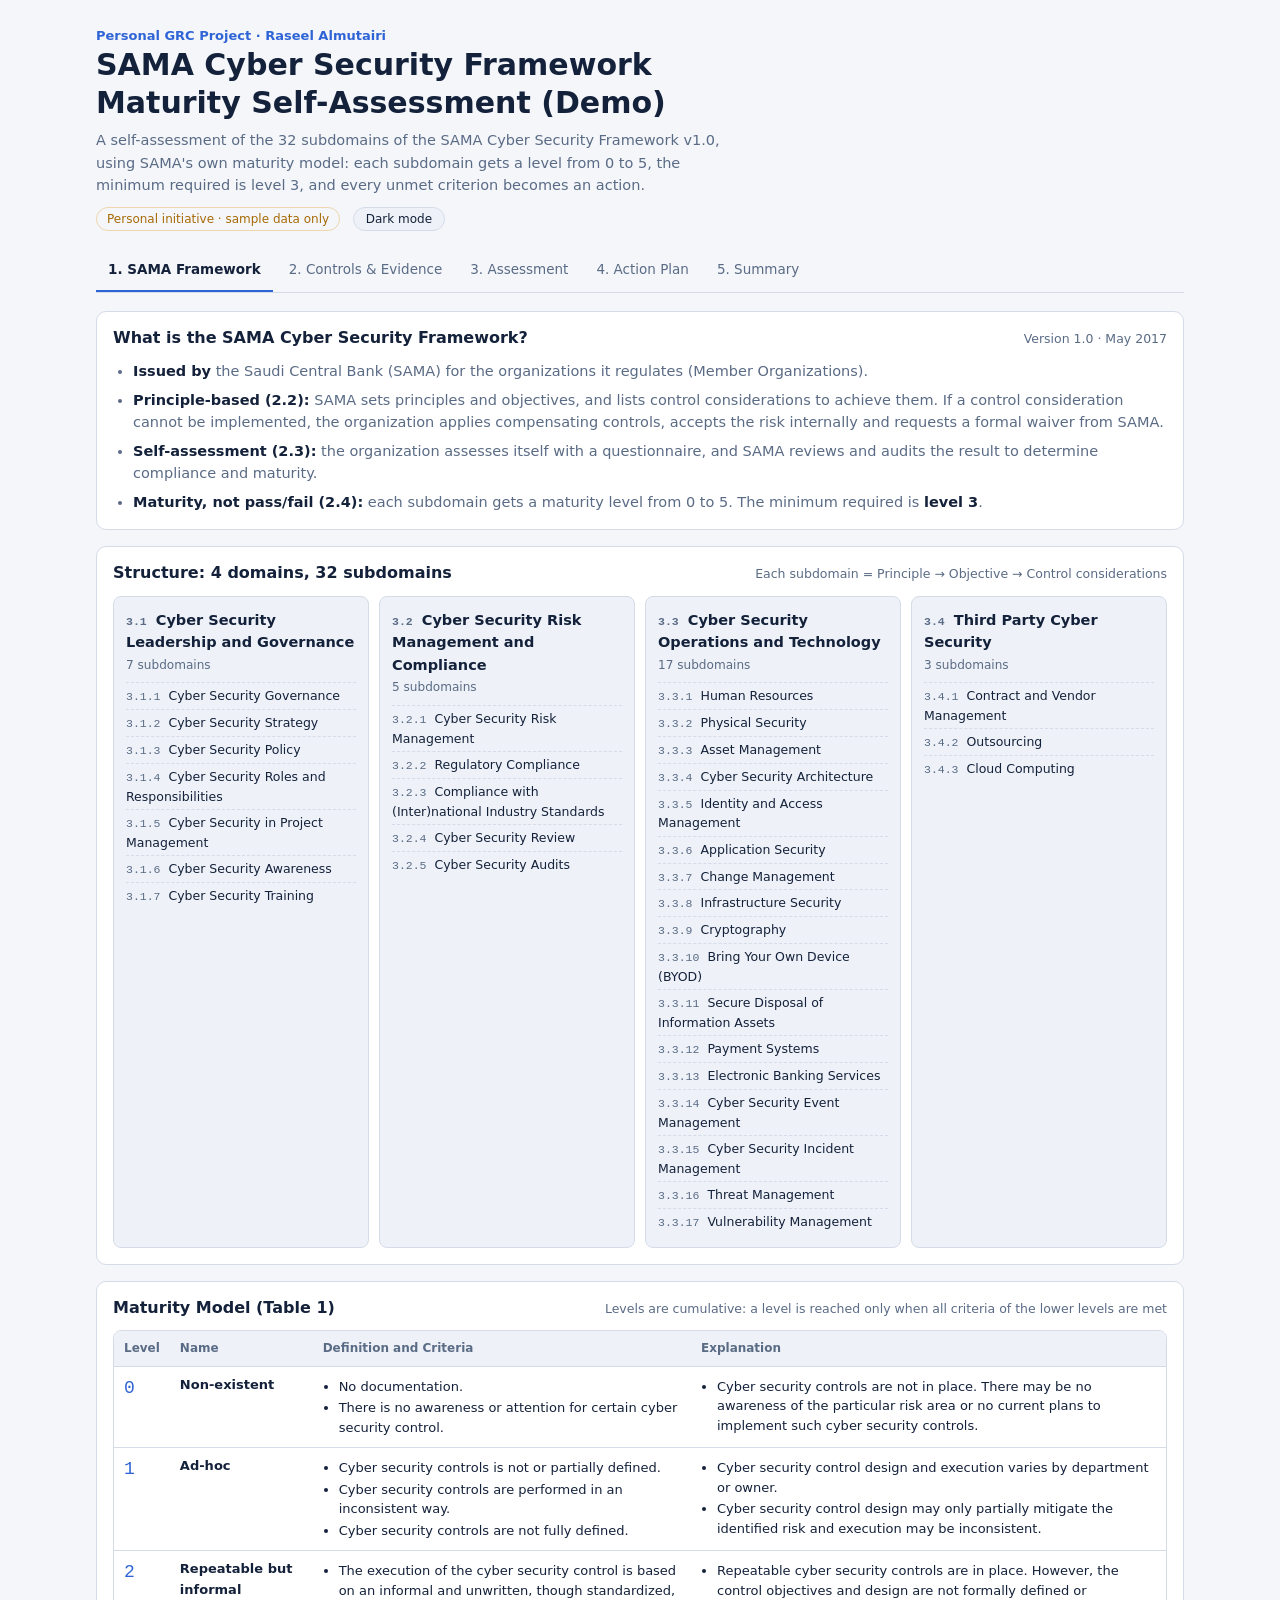
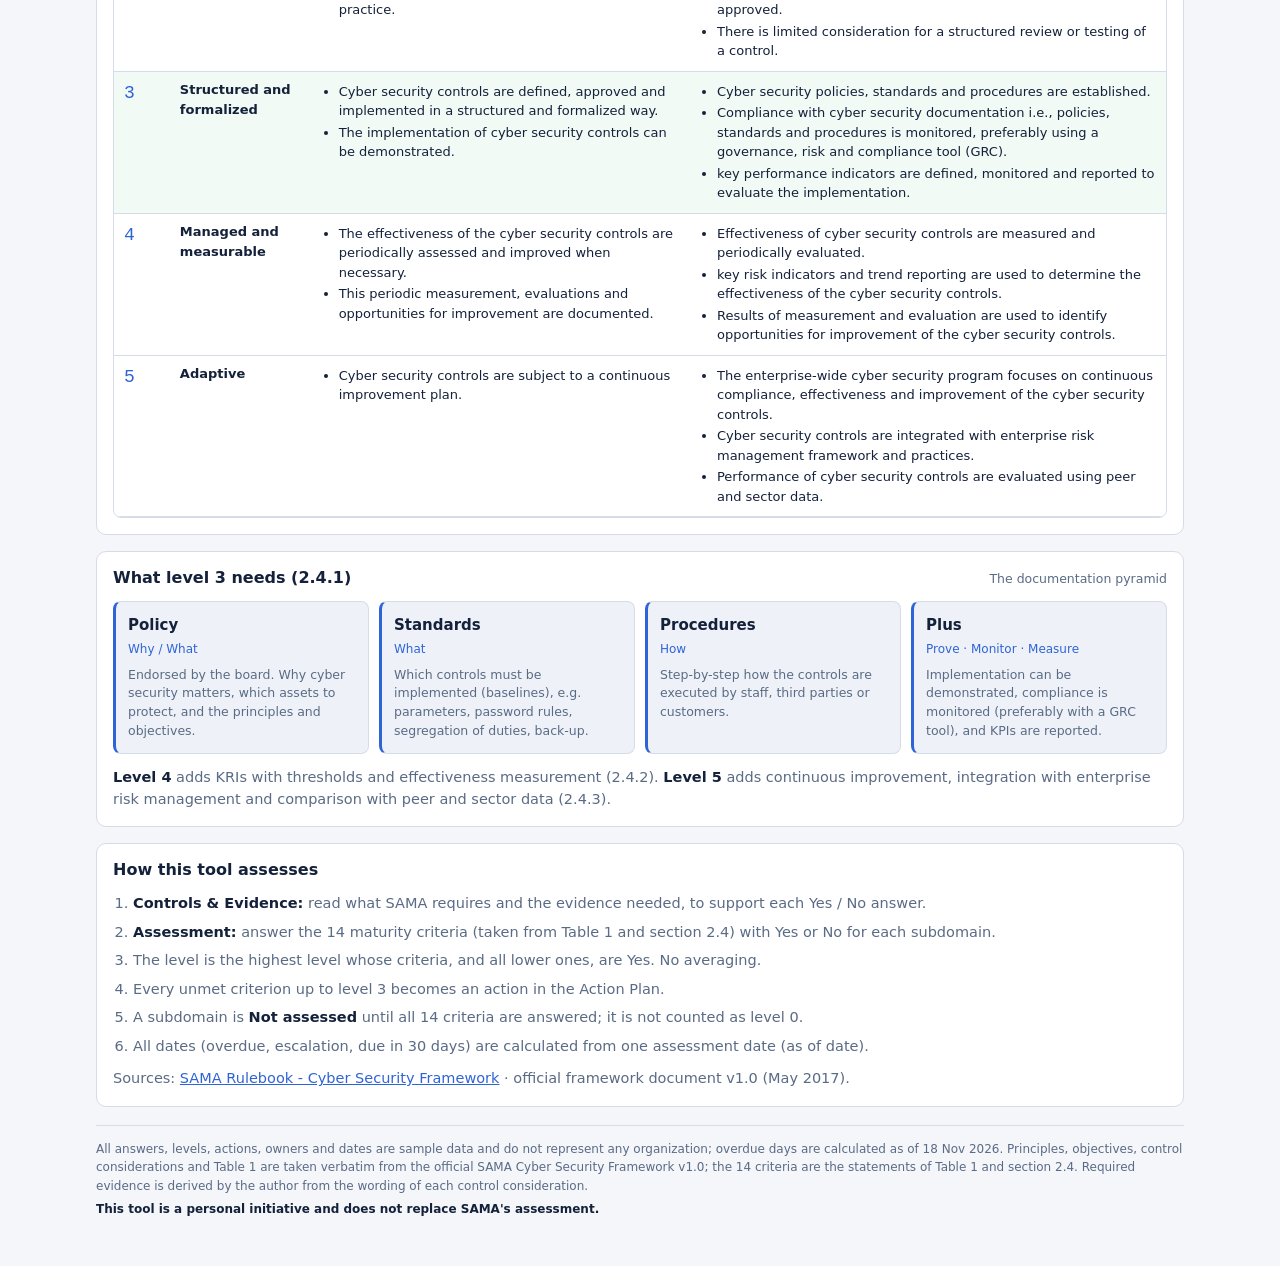
<file: sama-tool/index.html>
<!DOCTYPE html>
<html lang="en">
<head>
<meta charset="utf-8">
<meta name="viewport" content="width=device-width, initial-scale=1">
<title>SAMA CSF Maturity Self-Assessment Tool</title>
<meta http-equiv="Content-Security-Policy" content="default-src 'none'; style-src 'unsafe-inline'; script-src 'unsafe-inline'; img-src data:; base-uri 'none'; form-action 'none'">
<style>
:root{
  /* Layout: header, tab bar, one view at a time (overview first); same structure as the NCA compliance tool */
  --bg:#0B1524; --panel:#122036; --panel2:#18294A; --line:#253A5C; --ink:#E7EDF6; --muted:#97A8C2; --accent:#5B8DEF;
  --good:#4FBF83; --warn:#E3A33B; --bad:#E2615B; --na:#5F6F88;
  --font:system-ui,-apple-system,"Segoe UI",Roboto,Arial,sans-serif; --mono:ui-monospace,"SF Mono",Menlo,Consolas,monospace;
  color-scheme:dark;
}
*{box-sizing:border-box}
html,body{margin:0;background:var(--bg);color:var(--ink);font-family:var(--font);font-size:14.5px;line-height:1.55}
body{overflow-x:hidden}
.wrap{max-width:1120px;margin:0 auto;padding:26px 16px 48px;display:grid;gap:18px}
.wrap>*,.grid2>*,.panel{min-width:0}
h1,h2{text-wrap:balance;margin:0;line-height:1.25}
h1{font-size:clamp(22px,4vw,30px);font-weight:700}
h2{font-size:16px;font-weight:600}
.eyebrow{color:var(--accent);font-size:13px;font-weight:600}
.sub{color:var(--muted);max-width:70ch;margin:8px 0 0}
.note{display:inline-block;font-size:12px;color:var(--warn);border:1px solid rgba(227,163,59,.4);border-radius:999px;padding:2px 10px;margin-top:10px}
.tabs{display:flex;gap:4px;border-bottom:1px solid var(--line);overflow-x:auto}
.tabs a{color:var(--muted);text-decoration:none;padding:10px 12px;font-size:13.5px;white-space:nowrap;border-bottom:2px solid transparent}
.tabs a[aria-current="page"]{color:var(--ink);border-bottom-color:var(--accent);font-weight:600}
.tabs a:focus-visible{outline:2px solid var(--accent);outline-offset:-2px}
.view{display:none;gap:16px} .view.on{display:grid}
.panel{background:var(--panel);border:1px solid var(--line);border-radius:10px;padding:16px}
.ph{display:flex;justify-content:space-between;align-items:baseline;gap:10px;flex-wrap:wrap;margin-bottom:12px}
.ph p{margin:0;color:var(--muted);font-size:12.5px}
.k1{display:grid;grid-template-columns:repeat(auto-fit,minmax(170px,1fr));gap:10px}
.k2{display:grid;grid-template-columns:repeat(auto-fit,minmax(120px,1fr));gap:10px}
.kpi{background:var(--panel);border:1px solid var(--line);border-radius:10px;padding:12px 14px}
.kpi span{display:block;color:var(--muted);font-size:12px}
.kpi b{display:block;font-family:var(--mono);font-weight:500;font-variant-numeric:tabular-nums;font-size:26px;margin-top:2px}
.kpi small{color:var(--muted);font-size:11.5px}
.k2 .kpi b{font-size:19px}
.c-good{color:var(--good)} .c-warn{color:var(--warn)} .c-bad{color:var(--bad)} .c-acc{color:var(--accent)}
.grid2{display:grid;grid-template-columns:1fr 1fr;gap:16px}
@media (max-width:780px){.grid2{grid-template-columns:1fr}}
.vbars{display:grid;grid-template-columns:repeat(6,1fr);gap:14px;align-items:end;height:190px}
.vb{display:flex;flex-direction:column;align-items:center;justify-content:flex-end;height:100%;gap:6px}
.vb .b{width:70%;max-width:64px;border-radius:5px 5px 0 0;min-height:3px}
.vb .n{font-family:var(--mono);font-size:13px} .vb .k{color:var(--muted);font-size:12px;text-align:center}
.hb{display:grid;gap:12px}
.hr{display:grid;grid-template-columns:minmax(120px,190px) 1fr 52px;gap:10px;align-items:center;font-size:13px}
.tr{position:relative;height:13px;background:var(--panel2);border-radius:6px}
.fl{position:absolute;left:0;top:0;bottom:0;border-radius:6px;background:var(--accent)}
.tg{position:absolute;top:-5px;bottom:-5px;width:2px;background:var(--good)}
.v{font-family:var(--mono);text-align:right;font-variant-numeric:tabular-nums}
.ax{display:grid;grid-template-columns:minmax(120px,190px) 1fr 52px;gap:10px;color:var(--muted);font-size:11px;font-family:var(--mono)}
.ax div{display:flex;justify-content:space-between}
.filters{display:flex;gap:6px;flex-wrap:wrap;margin-bottom:10px}
.chip{font:inherit;font-size:12.5px;color:var(--ink);background:transparent;border:1px solid var(--line);border-radius:999px;padding:4px 11px;cursor:pointer}
.chip:hover{border-color:var(--accent)} .chip[aria-pressed="true"]{background:var(--accent);border-color:var(--accent);color:#06101E;font-weight:600}
.chip:focus-visible{outline:2px solid var(--accent);outline-offset:2px}
.tw{overflow-x:auto;border:1px solid var(--line);border-radius:8px;max-height:640px}
table{border-collapse:collapse;width:100%;font-size:13px}
th,td{padding:8px 10px;border-bottom:1px solid var(--line);text-align:left;vertical-align:top}
th{background:var(--panel2);color:var(--muted);font-weight:600;font-size:12px;position:sticky;top:0;z-index:1;white-space:nowrap}
td.m{font-family:var(--mono);white-space:nowrap;color:var(--muted)}
tr.g td{background:#16294A;font-weight:600}
tr.g td .why{display:block;font-weight:400;color:var(--muted);font-size:12px;margin-top:2px}
.st{display:inline-block;font-size:11.5px;font-weight:600;border-radius:999px;padding:2px 8px;white-space:nowrap}
.st.I,.st.Available,.st.Closed{color:var(--good);background:rgba(79,191,131,.13)}
.st.P,.st.Draft,.st.Medium,.st.InProgress{color:var(--warn);background:rgba(227,163,59,.13)}
.st.N,.st.Missing,.st.High,.st.Open{color:var(--bad);background:rgba(226,97,91,.13)}
.st.Critical{color:#fff;background:var(--bad)}
.st.NA{color:var(--muted);background:rgba(110,110,110,.2)}
.st.od{color:#fff;background:#8E2B26;margin-left:4px}
.lvl{font-family:var(--mono);color:var(--accent)}
.levels{display:grid;grid-template-columns:repeat(auto-fit,minmax(160px,1fr));gap:10px}
.lv{border:1px solid var(--line);border-radius:8px;padding:12px;background:var(--panel2)}
.lv.min{border-color:var(--good)} .lv .no{font-family:var(--mono);font-size:22px;color:var(--accent)} .lv p{margin:6px 0 0;color:var(--muted);font-size:12.5px}
ol.steps,ul.list{margin:0;padding-left:20px;display:grid;gap:6px;color:var(--muted)} ol.steps b,ul.list b{color:var(--ink)}
.docs{display:grid;grid-template-columns:repeat(auto-fit,minmax(300px,1fr));gap:10px}
.doc{border:1px solid var(--line);border-radius:8px;padding:12px;background:var(--panel2)}
.doc h3{margin:0 0 8px;font-size:13.5px} .doc h3 span{font-family:var(--mono);color:var(--muted);margin-right:6px}
.doc li{display:flex;justify-content:space-between;align-items:flex-start;gap:10px;font-size:12.5px;padding:4px 0;border-bottom:1px dashed var(--line)} .doc ul{list-style:none;margin:0;padding:0} .doc li>.st{flex-shrink:0} .dn{font-family:var(--mono);color:var(--muted);font-size:11.5px;margin-right:4px}
a{color:var(--accent)}
footer{color:var(--muted);font-size:12px;display:grid;gap:4px;border-top:1px solid var(--line);padding-top:14px}
.qa{display:grid;gap:12px}
.qs{border:1px solid var(--line);border-radius:10px;background:var(--panel)}
.qs>summary{list-style:none;cursor:pointer;display:grid;grid-template-columns:70px 1fr auto auto;gap:12px;align-items:center;padding:12px 14px}
.qs>summary::-webkit-details-marker{display:none}
.qs>summary:focus-visible{outline:2px solid var(--accent);outline-offset:2px;border-radius:10px}
.qs .sid{font-family:var(--mono);color:var(--muted)} .qs .nm b{display:block} .qs .nm small{color:var(--muted)}
.lvbadge{font-family:var(--mono);font-size:13px;padding:4px 10px;border-radius:6px;background:var(--panel2);border:1px solid var(--line);white-space:nowrap}
.lvbadge.ok{border-color:var(--good);color:var(--good)} .lvbadge.low{border-color:var(--warn);color:var(--warn)}
.qb{border-top:1px solid var(--line);padding:12px 14px;display:grid;gap:10px}
.lvg{display:grid;grid-template-columns:90px 1fr;gap:10px;align-items:start}
.lvg .h{font-family:var(--mono);font-size:12.5px;color:var(--muted);padding-top:3px} .lvg .h.got{color:var(--good)}
.cr{display:flex;justify-content:space-between;gap:10px;font-size:13px;padding:4px 0;border-bottom:1px dashed var(--line)}
.yn{font-size:11.5px;font-weight:600;border-radius:4px;padding:1px 8px;flex-shrink:0}
.yn.Yes{color:var(--good);background:rgba(79,191,131,.13)} .yn.No{color:var(--bad);background:rgba(226,97,91,.13)}
.ctl{display:grid;grid-template-columns:1fr 1fr;gap:10px}.cl{background:var(--panel2);border-radius:8px;padding:10px 12px;font-size:13px}.cl b{display:block;color:var(--accent);font-size:12px;margin-bottom:3px}
.sh{font-size:13px;font-weight:600;margin:4px 0 6px}
@media (max-width:640px){.ctl{grid-template-columns:1fr}}
.res{font-size:13px;color:var(--ink);background:var(--panel2);border-radius:8px;padding:10px 12px}
@media (max-width:640px){.qs>summary{grid-template-columns:54px 1fr}.qs>summary .lvbadge,.qs>summary .gp{grid-column:2;justify-self:start}.lvg{grid-template-columns:1fr}.qs>summary>*{min-width:0}.qs>summary .lvbadge{white-space:normal;max-width:100%;font-size:12px}.qs .nm b,.qs .nm small{overflow-wrap:anywhere}}
.ft{line-height:1.6;min-width:320px;white-space:pre-wrap}
.sg td{background:var(--panel2);color:var(--ink);font-size:12.5px;line-height:1.55;border-top:2px solid var(--accent)} .sg i{color:var(--muted);font-style:normal;font-weight:600}
.bl{margin:0;padding-left:16px} .bl li{margin:2px 0;line-height:1.5}
tr.min td{background:rgba(79,191,131,.08)} .q{color:var(--muted);font-style:italic;margin:0 0 10px}
.dgrid{display:grid;grid-template-columns:repeat(auto-fit,minmax(240px,1fr));gap:10px}
.dc{border:1px solid var(--line);border-radius:8px;padding:12px;background:var(--panel2)} .dh{font-weight:600;margin-bottom:8px} .dh small{display:block;color:var(--muted);font-weight:400;margin-top:2px}
.dc ul{margin:0;padding:0;list-style:none} .dc li{font-size:12.5px;padding:3px 0;border-top:1px dashed var(--line);color:var(--ink)}
.pyr{display:grid;grid-template-columns:repeat(auto-fit,minmax(200px,1fr));gap:10px} .pyr>div{border:1px solid var(--line);border-left:3px solid var(--accent);border-radius:8px;padding:12px;background:var(--panel2)}
.pyr b{display:block;font-size:15px} .pyr .m{color:var(--accent);font-size:12px} .pyr p{margin:6px 0 0;color:var(--muted);font-size:12.5px;line-height:1.5}
.evr{display:block;font-size:12px;color:var(--muted);margin-top:2px}
.escm{display:grid;grid-template-columns:repeat(auto-fit,minmax(170px,1fr));gap:8px;margin:0 0 8px}
.escm>div{border:1px solid var(--line);border-left:4px solid var(--na);border-radius:8px;padding:8px 10px;background:var(--panel2)} .escm b{display:block;font-size:12.5px} .escm span{font-size:11.5px;color:var(--muted)}
.escm .e0{border-left-color:var(--good)} .escm .e1{border-left-color:#d4c34a} .escm .e2{border-left-color:var(--warn)} .escm .e3{border-left-color:var(--bad)} .escm .e4{border-left-color:#ff2d55} .escm .ra{border-left-color:#a78bfa}
td.esc{font-size:12px;font-weight:600} td.esc small{display:block;color:var(--muted);font-weight:400} td.e2{color:var(--warn)} td.e3{color:var(--bad)} td.e4{color:#ff5c7a} td.ra{color:#c4b5fd} td.e0{color:var(--muted);font-weight:400} td.e1{color:#d4c34a}
.st.RiskAccepted{color:#c4b5fd;background:rgba(167,139,250,.15)}
.st.rs{background:rgba(240,180,80,.15);color:var(--warn);margin-left:4px}
.em summary{cursor:pointer;color:var(--accent);font-size:12.5px;white-space:nowrap}
.em pre{white-space:pre-wrap;font-size:11.5px;line-height:1.45;background:var(--panel2);border:1px solid var(--line);border-radius:6px;padding:10px;min-width:340px;margin:6px 0 0;color:var(--ink)}
/* light mode */
:root[data-theme="light"]{--bg:#F4F6FA; --panel:#FFFFFF; --panel2:#EEF2F8; --line:#D5DCE7; --ink:#14213A; --muted:#5A6B85; --accent:#2F64D6;
  --good:#1E8A52; --warn:#A76A06; --bad:#C2403A; --na:#7A879B; color-scheme:light}
:root[data-theme="light"] tr.g td{background:#E4EAF4}
:root[data-theme="light"] .chip[aria-pressed="true"]{color:#fff}
:root[data-theme="light"] .st.RiskAccepted{color:#6D4FC2;background:rgba(109,79,194,.12)}
:root[data-theme="light"] .escm .e1{border-left-color:#B39A10}
.themebtn{display:inline-block;margin:10px 0 0 8px;font:inherit;font-size:12px;color:var(--ink);background:var(--panel2);border:1px solid var(--line);border-radius:999px;padding:2px 12px;cursor:pointer}
.themebtn:hover{border-color:var(--accent)} .themebtn:focus-visible{outline:2px solid var(--accent);outline-offset:2px}
@media print{.themebtn{display:none}}
</style>

</head>
<body>
<main class="wrap">
<header>
  <div class="eyebrow">Personal GRC Project · Raseel Almutairi</div>
  <h1>SAMA Cyber Security Framework Maturity Self-Assessment (Demo)</h1>
  <p class="sub">A self-assessment of the 32 subdomains of the SAMA Cyber Security Framework v1.0, using SAMA's own maturity model: each subdomain gets a level from 0 to 5, the minimum required is level 3, and every unmet criterion becomes an action.</p>
  <div class="note">Personal initiative · sample data only</div>
  <button type="button" class="themebtn" id="themebtn" aria-label="Switch light or dark mode">Light mode</button>
</header>
<script>
(function(){ /* light / dark mode: follows the device until the visitor chooses; the choice is remembered in this browser only */
 var b=document.getElementById("themebtn"), root=document.documentElement;
 function set(t){ root.dataset.theme=t; b.textContent=t==="light"?"Dark mode":"Light mode"; b.setAttribute("aria-pressed",t==="light"); }
 var saved=null; try{ saved=localStorage.getItem("sama-theme"); }catch(e){}
 var sys="dark"; try{ if(window.matchMedia&&matchMedia("(prefers-color-scheme: light)").matches) sys="light"; }catch(e){}
 set(saved==="light"||saved==="dark"?saved:sys); /* no saved choice: follow the device */
 b.addEventListener("click",function(){ var t=root.dataset.theme==="light"?"dark":"light"; set(t); try{ localStorage.setItem("sama-theme",t); }catch(e){} });
})();
</script>
<nav class="tabs" aria-label="Views">
  <a href="#framework">1. SAMA Framework</a><a href="#controls">2. Controls &amp; Evidence</a><a href="#assessment">3. Assessment</a><a href="#plan">4. Action Plan</a><a href="#summary">5. Summary</a>
</nav>

<section class="view" id="v-framework">
  <div class="panel"><div class="ph"><h2>What is the SAMA Cyber Security Framework?</h2><p>Version 1.0 · May 2017</p></div>
    <ul class="list">
      <li><b>Issued by</b> the Saudi Central Bank (SAMA) for the organizations it regulates (Member Organizations).</li>
      <li><b>Principle-based (2.2):</b> SAMA sets principles and objectives, and lists control considerations to achieve them. If a control consideration cannot be implemented, the organization applies compensating controls, accepts the risk internally and requests a formal waiver from SAMA.</li>
      <li><b>Self-assessment (2.3):</b> the organization assesses itself with a questionnaire, and SAMA reviews and audits the result to determine compliance and maturity.</li>
      <li><b>Maturity, not pass/fail (2.4):</b> each subdomain gets a maturity level from 0 to 5. The minimum required is <b>level 3</b>.</li>
    </ul></div>
  <div class="panel"><div class="ph"><h2>Structure: 4 domains, 32 subdomains</h2><p>Each subdomain = Principle → Objective → Control considerations</p></div><div class="dgrid" id="dgrid"></div></div>
  <div class="panel"><div class="ph"><h2>Maturity Model (Table 1)</h2><p>Levels are cumulative: a level is reached only when all criteria of the lower levels are met</p></div>
    <div class="tw" style="max-height:none"><table><thead><tr><th>Level</th><th>Name</th><th>Definition and Criteria</th><th>Explanation</th></tr></thead><tbody id="levels"></tbody></table></div></div>
  <div class="panel"><div class="ph"><h2>What level 3 needs (2.4.1)</h2><p>The documentation pyramid</p></div>
    <div class="pyr">
      <div><b>Policy</b><span class="m">Why / What</span><p>Endorsed by the board. Why cyber security matters, which assets to protect, and the principles and objectives.</p></div>
      <div><b>Standards</b><span class="m">What</span><p>Which controls must be implemented (baselines), e.g. parameters, password rules, segregation of duties, back-up.</p></div>
      <div><b>Procedures</b><span class="m">How</span><p>Step-by-step how the controls are executed by staff, third parties or customers.</p></div>
      <div><b>Plus</b><span class="m">Prove · Monitor · Measure</span><p>Implementation can be demonstrated, compliance is monitored (preferably with a GRC tool), and KPIs are reported.</p></div>
    </div>
    <p style="margin:12px 0 0;color:var(--muted)"><b style="color:var(--ink)">Level 4</b> adds KRIs with thresholds and effectiveness measurement (2.4.2). <b style="color:var(--ink)">Level 5</b> adds continuous improvement, integration with enterprise risk management and comparison with peer and sector data (2.4.3).</p></div>
  <div class="panel"><div class="ph"><h2>How this tool assesses</h2></div>
    <ol class="steps">
      <li><b>Controls &amp; Evidence:</b> read what SAMA requires and the evidence needed, to support each Yes / No answer.</li>
      <li><b>Assessment:</b> answer the 14 maturity criteria (taken from Table 1 and section 2.4) with Yes or No for each subdomain.</li>
      <li>The level is the highest level whose criteria, and all lower ones, are Yes. No averaging.</li>
      <li>Every unmet criterion up to level 3 becomes an action in the Action Plan.</li>
      <li>A subdomain is <b>Not assessed</b> until all 14 criteria are answered; it is not counted as level 0.</li>
      <li>All dates (overdue, escalation, due in 30 days) are calculated from one assessment date (as of date).</li>
    </ol>
    <p style="margin:10px 0 0;color:var(--muted)">Sources: <a href="https://rulebook.sama.gov.sa/en/entiresection/3850">SAMA Rulebook - Cyber Security Framework</a> · official framework document v1.0 (May 2017).</p></div>
</section>

<section class="view" id="v-controls">
  <div class="panel"><div class="ph"><h2>Controls &amp; Evidence</h2><p>SAMA's principle, objective and control considerations (official text)</p></div>
    <p style="margin:0 0 10px;color:var(--muted);max-width:85ch">What SAMA requires in each subdomain, and the evidence that proves it. This tab is for reference only: read it first, then answer Yes / No in tab 3 (Assessment).</p>
    <div class="filters" id="cd" role="group" aria-label="Filter by domain"></div>
    <div class="qa" id="cq"></div></div>
</section>

<section class="view" id="v-assessment">
  <div class="panel"><div class="ph"><h2>Maturity Assessment by Subdomain</h2><p>Open a subdomain to see the 14 criteria (Yes / No) and why it got its level</p></div>
    <div class="filters" id="md" role="group" aria-label="Filter by domain"></div>
    <div class="filters" id="ml" role="group" aria-label="Filter by level"></div>
    <div class="qa" id="qa"></div></div>
</section>

<section class="view" id="v-plan">
  <div class="panel"><div class="ph"><h2>Action Plan to Level 3</h2><p id="gcount"></p></div>
    <p style="margin:0 0 10px;color:var(--muted);max-width:85ch">Generated automatically from the assessment: every criterion up to level 3 answered No becomes an action. Closing an action does not change the answer or the level: the criterion stays No until it is re-assessed with evidence in the Assessment. Closed actions are flagged <b>Re-assess</b>. Risk accepted actions stay unmet; their target date is the acceptance expiry date.</p>
    <div class="escm"><div class="e2"><b>1st Escalation</b><span>To: Control owner<br>CC: GRC Manager, Line Manager</span></div><div class="e3"><b>2nd Escalation</b><span>To: Line Manager<br>CC: GRC Manager, Head of Department</span></div><div class="e4"><b>3rd Escalation</b><span>To: Head of Department<br>CC: GRC Manager, CISO</span></div><div class="ra"><b>Risk accepted</b><span>Risk owner sign-off (3.2.1.3); SAMA waiver if needed (2.2)</span></div></div>
    <p style="margin:0 0 12px;color:var(--muted);font-size:12.5px">The GRC team decides when to escalate and to which stage; the next escalation is due 3 days after each escalation is sent. If an action is still open after the 3rd escalation, it is reported to the Cyber Security Committee, which monitors cyber security risks (SAMA CSF 3.1.4).</p>
    <div class="filters" id="gp" role="group" aria-label="Filter by priority"></div>
    <div class="filters" id="gs" role="group" aria-label="Filter by status"></div>
    <div class="tw"><table><thead><tr><th>ID</th><th>Subdomain</th><th>Missing criterion</th><th>Action</th><th>Owner</th><th>Priority</th><th>Target date</th><th>Status</th><th>Escalation</th><th>Email</th></tr></thead><tbody id="gt"></tbody></table></div></div>
</section>

<section class="view" id="v-summary">
  <div class="k1" id="k1"></div>
  <div class="panel"><div class="ph"><h2>Average Maturity by Domain</h2><p>Green line = target level 3</p></div><div class="hb" id="hmat"></div><div class="ax"><span></span><div><span>0</span><span>1</span><span>2</span><span>3</span><span>4</span><span>5</span></div><span></span></div></div>
  <div class="panel"><div class="ph"><h2>Domain Summary</h2><p>Target: level 3</p></div>
    <div class="tw" style="max-height:none"><table><thead><tr><th>Domain</th><th>Subdomains</th><th>Average maturity</th><th>At level 3+</th><th>Open actions</th></tr></thead><tbody id="cmp"></tbody></table></div>
    <p class="note" style="margin:10px 2px 0;font-size:12.5px;opacity:.85">Level 3 is SAMA's minimum for every subdomain and is the target used on this page. In the Excel workbook the target can be raised per subdomain, and setting the organization type to <b>Bank</b> raises it to 4 in 3.3.14 Cyber Security Event Management, 3.3.15 Cyber Security Incident Management, 3.3.16 Threat Management and 3.3.17 Vulnerability Management.</p></div>
</section>

<footer>
  <div>All answers, levels, actions, owners and dates are sample data and do not represent any organization; overdue days are calculated as of 18 Nov 2026. Principles, objectives, control considerations and Table 1 are taken verbatim from the official SAMA Cyber Security Framework v1.0; the 14 criteria are the statements of Table 1 and section 2.4. Required evidence is derived by the author from the wording of each control consideration.</div>
  <div><b style="color:var(--ink)">This tool is a personal initiative and does not replace SAMA's assessment.</b></div>
</footer>
</main>
<script>
const SUBS=[{"sid": "3.1.1", "sub": "Cyber Security Governance", "dom": "3.1", "domain": "Leadership & Governance", "owner": "Cyber Security", "ans": {"L1a": "Yes", "L2a": "Yes", "L3a": "Yes", "L3b": "Yes", "L3c": "Yes", "L3d": "Yes", "L3e": "Yes", "L3f": "Yes", "L4a": "Yes", "L4b": "No", "L4c": "No", "L5a": "No", "L5b": "No", "L5c": "No"}, "ev": {"L1a": "Activity records for Cyber Security Governance", "L2a": "Records showing the same practice repeated (last 2 cycles)", "L3a": "POL-311 Cyber Security Governance section of the Cyber Security Policy, board approved", "L3b": "STD-311 Cyber Security Governance Standard, approved", "L3c": "PRC-311 Cyber Security Governance Procedure, approved", "L3d": "EVD-311 implementation evidence pack (records, configurations)", "L3e": "GRC compliance monitoring report, latest quarter", "L3f": "KPI report to the cyber security committee, latest quarter", "L4a": "Annual effectiveness assessment report", "L4b": "Gap: No KRIs or thresholds defined", "L4c": "Gap: Measurements and improvements not documented", "L5a": "Gap: No continuous improvement plan", "L5b": "Gap: Not integrated with the ERM framework", "L5c": "Gap: No peer or sector benchmarking"}, "level": 3, "pr": "A cyber security governance structure should be defined and implemented, and should be endorsed by the board.", "ob": "To direct and control the overall approach to cyber security within the Member Organization.", "subsec": []}, {"sid": "3.1.2", "sub": "Cyber Security Strategy", "dom": "3.1", "domain": "Leadership & Governance", "owner": "Cyber Security", "ans": {"L1a": "Yes", "L2a": "Yes", "L3a": "No", "L3b": "No", "L3c": "Yes", "L3d": "No", "L3e": "No", "L3f": "Yes", "L4a": "No", "L4b": "No", "L4c": "No", "L5a": "No", "L5b": "No", "L5c": "No"}, "ev": {"L1a": "Activity records for Cyber Security Strategy", "L2a": "Records showing the same practice repeated (last 2 cycles)", "L3a": "Gap: Policy section missing or not approved by the board", "L3b": "Gap: No approved standard; only informal settings", "L3c": "PRC-312 Cyber Security Strategy Procedure, approved", "L3d": "Gap: Implementation cannot be demonstrated with records", "L3e": "Gap: No compliance monitoring performed", "L3f": "KPI report to the cyber security committee, latest quarter", "L4a": "Gap: No effectiveness assessment performed", "L4b": "Gap: No KRIs or thresholds defined", "L4c": "Gap: Measurements and improvements not documented", "L5a": "Gap: No continuous improvement plan", "L5b": "Gap: Not integrated with the ERM framework", "L5c": "Gap: No peer or sector benchmarking"}, "level": 2, "pr": "A cyber security strategy should be defined and aligned with the Member Organization's strategic objectives, as well as with the Banking Sector's cyber security strategy.", "ob": "To ensure that cyber security initiatives and projects within the Member Organization contribute to the Member Organization's strategic objectives and are aligned with the Banking Sector's cyber security strategy.", "subsec": []}, {"sid": "3.1.3", "sub": "Cyber Security Policy", "dom": "3.1", "domain": "Leadership & Governance", "owner": "GRC", "ans": {"L1a": "Yes", "L2a": "Yes", "L3a": "Yes", "L3b": "Yes", "L3c": "Yes", "L3d": "Yes", "L3e": "Yes", "L3f": "Yes", "L4a": "No", "L4b": "Yes", "L4c": "No", "L5a": "No", "L5b": "No", "L5c": "No"}, "ev": {"L1a": "Activity records for Cyber Security Policy", "L2a": "Records showing the same practice repeated (last 2 cycles)", "L3a": "POL-313 Cyber Security Policy section of the Cyber Security Policy, board approved", "L3b": "STD-313 Cyber Security Policy Standard, approved", "L3c": "PRC-313 Cyber Security Policy Procedure, approved", "L3d": "EVD-313 implementation evidence pack (records, configurations)", "L3e": "GRC compliance monitoring report, latest quarter", "L3f": "KPI report to the cyber security committee, latest quarter", "L4a": "Gap: No effectiveness assessment performed", "L4b": "KRI report with thresholds and trend", "L4c": "Gap: Measurements and improvements not documented", "L5a": "Gap: No continuous improvement plan", "L5b": "Gap: Not integrated with the ERM framework", "L5c": "Gap: No peer or sector benchmarking"}, "level": 3, "pr": "A cyber security policy should be defined, approved and communicated.", "ob": "To document the Member Organization's commitment and objectives of cyber security, and to communicate this to the relevant stakeholders.", "subsec": []}, {"sid": "3.1.4", "sub": "Cyber Security Roles and Responsibilities", "dom": "3.1", "domain": "Leadership & Governance", "owner": "HR", "ans": {"L1a": "Yes", "L2a": "Yes", "L3a": "Yes", "L3b": "Yes", "L3c": "Yes", "L3d": "Yes", "L3e": "Yes", "L3f": "Yes", "L4a": "Yes", "L4b": "No", "L4c": "No", "L5a": "No", "L5b": "No", "L5c": "No"}, "ev": {"L1a": "Activity records for Cyber Security Roles and Responsibilities", "L2a": "Records showing the same practice repeated (last 2 cycles)", "L3a": "POL-314 Cyber Security Roles and Responsibilities section of the Cyber Security Policy, board approved", "L3b": "STD-314 Cyber Security Roles and Responsibilities Standard, approved", "L3c": "PRC-314 Cyber Security Roles and Responsibilities Procedure, approved", "L3d": "EVD-314 implementation evidence pack (records, configurations)", "L3e": "GRC compliance monitoring report, latest quarter", "L3f": "KPI report to the cyber security committee, latest quarter", "L4a": "Annual effectiveness assessment report", "L4b": "Gap: No KRIs or thresholds defined", "L4c": "Gap: Measurements and improvements not documented", "L5a": "Gap: No continuous improvement plan", "L5b": "Gap: Not integrated with the ERM framework", "L5c": "Gap: No peer or sector benchmarking"}, "level": 3, "pr": "Responsibilities to implement, maintain, support and promote cyber security should be defined throughout the Member Organization. Additionally, all parties involved in cyber security should understand and take their role and responsibilities.", "ob": "To ensure that relevant stakeholders are aware of the responsibilities with regard to cyber security and apply cyber security controls throughout the Member Organization.", "subsec": []}, {"sid": "3.1.5", "sub": "Cyber Security in Project Management", "dom": "3.1", "domain": "Leadership & Governance", "owner": "PMO", "ans": {"L1a": "Yes", "L2a": "Yes", "L3a": "No", "L3b": "No", "L3c": "Yes", "L3d": "No", "L3e": "No", "L3f": "Yes", "L4a": "No", "L4b": "No", "L4c": "No", "L5a": "No", "L5b": "No", "L5c": "No"}, "ev": {"L1a": "Activity records for Cyber Security in Project Management", "L2a": "Records showing the same practice repeated (last 2 cycles)", "L3a": "Gap: Policy section missing or not approved by the board", "L3b": "Gap: No approved standard; only informal settings", "L3c": "PRC-315 Cyber Security in Project Management Procedure, approved", "L3d": "Gap: Implementation cannot be demonstrated with records", "L3e": "Gap: No compliance monitoring performed", "L3f": "KPI report to the cyber security committee, latest quarter", "L4a": "Gap: No effectiveness assessment performed", "L4b": "Gap: No KRIs or thresholds defined", "L4c": "Gap: Measurements and improvements not documented", "L5a": "Gap: No continuous improvement plan", "L5b": "Gap: Not integrated with the ERM framework", "L5c": "Gap: No peer or sector benchmarking"}, "level": 2, "pr": "Cyber security should be addressed in project management and project governance.", "ob": "To ensure that the all the Member Organization's projects meet cyber security requirements.", "subsec": []}, {"sid": "3.1.6", "sub": "Cyber Security Awareness", "dom": "3.1", "domain": "Leadership & Governance", "owner": "GRC", "ans": {"L1a": "Yes", "L2a": "Yes", "L3a": "Yes", "L3b": "Yes", "L3c": "Yes", "L3d": "Yes", "L3e": "Yes", "L3f": "Yes", "L4a": "No", "L4b": "Yes", "L4c": "No", "L5a": "No", "L5b": "No", "L5c": "No"}, "ev": {"L1a": "Activity records for Cyber Security Awareness", "L2a": "Records showing the same practice repeated (last 2 cycles)", "L3a": "POL-316 Cyber Security Awareness section of the Cyber Security Policy, board approved", "L3b": "STD-316 Cyber Security Awareness Standard, approved", "L3c": "PRC-316 Cyber Security Awareness Procedure, approved", "L3d": "EVD-316 implementation evidence pack (records, configurations)", "L3e": "GRC compliance monitoring report, latest quarter", "L3f": "KPI report to the cyber security committee, latest quarter", "L4a": "Gap: No effectiveness assessment performed", "L4b": "KRI report with thresholds and trend", "L4c": "Gap: Measurements and improvements not documented", "L5a": "Gap: No continuous improvement plan", "L5b": "Gap: Not integrated with the ERM framework", "L5c": "Gap: No peer or sector benchmarking"}, "level": 3, "pr": "A cyber security awareness program should be defined and conducted for staff, third parties and customers of the Member Organization.", "ob": "To create a cyber security risk-aware culture where the Member Organization's staff, third parties and customers make effective risk-based decisions which protect the Member Organization's information.", "subsec": []}, {"sid": "3.1.7", "sub": "Cyber Security Training", "dom": "3.1", "domain": "Leadership & Governance", "owner": "HR", "ans": {"L1a": "Yes", "L2a": "Yes", "L3a": "Yes", "L3b": "No", "L3c": "No", "L3d": "Yes", "L3e": "No", "L3f": "No", "L4a": "No", "L4b": "No", "L4c": "No", "L5a": "No", "L5b": "No", "L5c": "No"}, "ev": {"L1a": "Activity records for Cyber Security Training", "L2a": "Records showing the same practice repeated (last 2 cycles)", "L3a": "POL-317 Cyber Security Training section of the Cyber Security Policy, board approved", "L3b": "Gap: No approved standard; only informal settings", "L3c": "Gap: Procedure not documented or not approved", "L3d": "EVD-317 implementation evidence pack (records, configurations)", "L3e": "Gap: No compliance monitoring performed", "L3f": "Gap: No KPIs defined or reported", "L4a": "Gap: No effectiveness assessment performed", "L4b": "Gap: No KRIs or thresholds defined", "L4c": "Gap: Measurements and improvements not documented", "L5a": "Gap: No continuous improvement plan", "L5b": "Gap: Not integrated with the ERM framework", "L5c": "Gap: No peer or sector benchmarking"}, "level": 2, "pr": "Staff of the Member Organization should be provided with training regarding how to operate the Member Organization's systems securely and to address and apply cyber security controls.", "ob": "To ensure that staff of the Member Organization are equipped with the skills and required knowledge to protect the Member Organization's information assets and to fulfil their cyber security responsibilities.", "subsec": []}, {"sid": "3.2.1", "sub": "Cyber Security Risk Management", "dom": "3.2", "domain": "Risk Management & Compliance", "owner": "GRC", "ans": {"L1a": "Yes", "L2a": "Yes", "L3a": "Yes", "L3b": "Yes", "L3c": "Yes", "L3d": "Yes", "L3e": "Yes", "L3f": "Yes", "L4a": "No", "L4b": "No", "L4c": "Yes", "L5a": "No", "L5b": "No", "L5c": "No"}, "ev": {"L1a": "Activity records for Cyber Security Risk Management", "L2a": "Records showing the same practice repeated (last 2 cycles)", "L3a": "POL-321 Cyber Security Risk Management section of the Cyber Security Policy, board approved", "L3b": "STD-321 Cyber Security Risk Management Standard, approved", "L3c": "PRC-321 Cyber Security Risk Management Procedure, approved", "L3d": "EVD-321 implementation evidence pack (records, configurations)", "L3e": "GRC compliance monitoring report, latest quarter", "L3f": "KPI report to the cyber security committee, latest quarter", "L4a": "Gap: No effectiveness assessment performed", "L4b": "Gap: No KRIs or thresholds defined", "L4c": "Improvement log with measurement results", "L5a": "Gap: No continuous improvement plan", "L5b": "Gap: Not integrated with the ERM framework", "L5c": "Gap: No peer or sector benchmarking"}, "level": 3, "pr": "A cyber security risk management process should be defined, approved and implemented, and should be aligned with the Member Organization's enterprise risk management process.", "ob": "To ensure cyber security risks are properly managed to protect the confidentiality, integrity and availability of the Member Organization's information assets, and to ensure the cyber security risk management process is aligned with the Member Organization's enterprise risk management process.", "subsec": [{"id": "3.2.1.1", "name": "Cyber Security Risk Identification", "pr": "Cyber security risk identification should be performed and should include the Member Organization's relevant assets, threats, existing controls and vulnerabilities.", "ob": "To find, recognize and describe the Member Organization's cyber security risks."}, {"id": "3.2.1.2", "name": "Cyber Security Risk Analysis", "pr": "A cyber security risk analysis should be conducted based on the likelihood that the identified cyber security risks will occur and their resulting impact.", "ob": "To analyze and determine the nature and the level of the identified cyber security risks."}, {"id": "3.2.1.3", "name": "Cyber Security Risk Response", "pr": "The cyber security risks of a Member Organization should be treated.", "ob": "To ensure cyber security risks are treated (i.e., accepted, avoided, transferred or mitigated)."}, {"id": "3.2.1.4", "name": "Cyber Risk Monitoring and Review", "pr": "The progress cyber security risk treatment should be monitored and the effectiveness of revised or newly implemented cyber security controls should be reviewed.", "ob": "To ensure that the cyber security risk treatment is performed according to the treatment plans. To ensure that the revised or newly implemented cyber security controls are effective."}]}, {"sid": "3.2.2", "sub": "Regulatory Compliance", "dom": "3.2", "domain": "Risk Management & Compliance", "owner": "Compliance", "ans": {"L1a": "Yes", "L2a": "Yes", "L3a": "Yes", "L3b": "Yes", "L3c": "Yes", "L3d": "Yes", "L3e": "Yes", "L3f": "Yes", "L4a": "No", "L4b": "Yes", "L4c": "No", "L5a": "No", "L5b": "No", "L5c": "No"}, "ev": {"L1a": "Activity records for Regulatory Compliance", "L2a": "Records showing the same practice repeated (last 2 cycles)", "L3a": "POL-322 Regulatory Compliance section of the Cyber Security Policy, board approved", "L3b": "STD-322 Regulatory Compliance Standard, approved", "L3c": "PRC-322 Regulatory Compliance Procedure, approved", "L3d": "EVD-322 implementation evidence pack (records, configurations)", "L3e": "GRC compliance monitoring report, latest quarter", "L3f": "KPI report to the cyber security committee, latest quarter", "L4a": "Gap: No effectiveness assessment performed", "L4b": "KRI report with thresholds and trend", "L4c": "Gap: Measurements and improvements not documented", "L5a": "Gap: No continuous improvement plan", "L5b": "Gap: Not integrated with the ERM framework", "L5c": "Gap: No peer or sector benchmarking"}, "level": 3, "pr": "A process should be established by the Member Organization to identify, communicate and comply with the cyber security implications of relevant regulations.", "ob": "To comply with regulations affecting cyber security of the Member Organization.", "subsec": []}, {"sid": "3.2.3", "sub": "Compliance with (Inter)national Industry Standards", "dom": "3.2", "domain": "Risk Management & Compliance", "owner": "Compliance", "ans": {"L1a": "Yes", "L2a": "Yes", "L3a": "Yes", "L3b": "No", "L3c": "No", "L3d": "Yes", "L3e": "No", "L3f": "No", "L4a": "No", "L4b": "No", "L4c": "No", "L5a": "No", "L5b": "No", "L5c": "No"}, "ev": {"L1a": "Activity records for Compliance with (Inter)national Industry Standards", "L2a": "Records showing the same practice repeated (last 2 cycles)", "L3a": "POL-323 Compliance with (Inter)national Industry Standards section of the Cyber Security Policy, board approved", "L3b": "Gap: No approved standard; only informal settings", "L3c": "Gap: Procedure not documented or not approved", "L3d": "EVD-323 implementation evidence pack (records, configurations)", "L3e": "Gap: No compliance monitoring performed", "L3f": "Gap: No KPIs defined or reported", "L4a": "Gap: No effectiveness assessment performed", "L4b": "Gap: No KRIs or thresholds defined", "L4c": "Gap: Measurements and improvements not documented", "L5a": "Gap: No continuous improvement plan", "L5b": "Gap: Not integrated with the ERM framework", "L5c": "Gap: No peer or sector benchmarking"}, "level": 2, "pr": "The Member Organization should comply with mandatory (inter)national industry standards.", "ob": "To comply with mandatory (inter)national industry standards.", "subsec": []}, {"sid": "3.2.4", "sub": "Cyber Security Review", "dom": "3.2", "domain": "Risk Management & Compliance", "owner": "GRC", "ans": {"L1a": "Yes", "L2a": "Yes", "L3a": "No", "L3b": "No", "L3c": "Yes", "L3d": "No", "L3e": "No", "L3f": "Yes", "L4a": "No", "L4b": "No", "L4c": "No", "L5a": "No", "L5b": "No", "L5c": "No"}, "ev": {"L1a": "Activity records for Cyber Security Review", "L2a": "Records showing the same practice repeated (last 2 cycles)", "L3a": "Gap: Policy section missing or not approved by the board", "L3b": "Gap: No approved standard; only informal settings", "L3c": "PRC-324 Cyber Security Review Procedure, approved", "L3d": "Gap: Implementation cannot be demonstrated with records", "L3e": "Gap: No compliance monitoring performed", "L3f": "KPI report to the cyber security committee, latest quarter", "L4a": "Gap: No effectiveness assessment performed", "L4b": "Gap: No KRIs or thresholds defined", "L4c": "Gap: Measurements and improvements not documented", "L5a": "Gap: No continuous improvement plan", "L5b": "Gap: Not integrated with the ERM framework", "L5c": "Gap: No peer or sector benchmarking"}, "level": 2, "pr": "The cyber security status of the Member Organization's information assets should be subject to periodic cyber security review.", "ob": "To ascertain whether the cyber security controls are securely designed and implemented, and the effectiveness of these controls is being monitored.", "subsec": []}, {"sid": "3.2.5", "sub": "Cyber Security Audits", "dom": "3.2", "domain": "Risk Management & Compliance", "owner": "Internal Audit", "ans": {"L1a": "Yes", "L2a": "Yes", "L3a": "Yes", "L3b": "Yes", "L3c": "Yes", "L3d": "Yes", "L3e": "Yes", "L3f": "Yes", "L4a": "No", "L4b": "Yes", "L4c": "No", "L5a": "No", "L5b": "No", "L5c": "No"}, "ev": {"L1a": "Activity records for Cyber Security Audits", "L2a": "Records showing the same practice repeated (last 2 cycles)", "L3a": "POL-325 Cyber Security Audits section of the Cyber Security Policy, board approved", "L3b": "STD-325 Cyber Security Audits Standard, approved", "L3c": "PRC-325 Cyber Security Audits Procedure, approved", "L3d": "EVD-325 implementation evidence pack (records, configurations)", "L3e": "GRC compliance monitoring report, latest quarter", "L3f": "KPI report to the cyber security committee, latest quarter", "L4a": "Gap: No effectiveness assessment performed", "L4b": "KRI report with thresholds and trend", "L4c": "Gap: Measurements and improvements not documented", "L5a": "Gap: No continuous improvement plan", "L5b": "Gap: Not integrated with the ERM framework", "L5c": "Gap: No peer or sector benchmarking"}, "level": 3, "pr": "The cyber security status of the Member Organization's information assets should be subject to thorough, independent and regular cyber security audits performed in accordance with generally accepted auditing standards and SAMA cyber security framework.", "ob": "To ascertain with reasonable assurance whether the cyber security controls are securely designed and implemented, and whether the effectiveness of these controls is being monitored.", "subsec": []}, {"sid": "3.3.1", "sub": "Human Resources", "dom": "3.3", "domain": "Operations & Technology", "owner": "HR", "ans": {"L1a": "Yes", "L2a": "Yes", "L3a": "Yes", "L3b": "Yes", "L3c": "Yes", "L3d": "Yes", "L3e": "Yes", "L3f": "Yes", "L4a": "Yes", "L4b": "No", "L4c": "No", "L5a": "No", "L5b": "No", "L5c": "No"}, "ev": {"L1a": "Activity records for Human Resources", "L2a": "Records showing the same practice repeated (last 2 cycles)", "L3a": "POL-331 Human Resources section of the Cyber Security Policy, board approved", "L3b": "STD-331 Human Resources Standard, approved", "L3c": "PRC-331 Human Resources Procedure, approved", "L3d": "EVD-331 implementation evidence pack (records, configurations)", "L3e": "GRC compliance monitoring report, latest quarter", "L3f": "KPI report to the cyber security committee, latest quarter", "L4a": "Annual effectiveness assessment report", "L4b": "Gap: No KRIs or thresholds defined", "L4c": "Gap: Measurements and improvements not documented", "L5a": "Gap: No continuous improvement plan", "L5b": "Gap: Not integrated with the ERM framework", "L5c": "Gap: No peer or sector benchmarking"}, "level": 3, "pr": "The Member Organization should incorporate cyber security requirements into human resources processes.", "ob": "To ensure that Member Organization staff's cyber security responsibilities are embedded in staff agreements and staff are being screened before and during their employment lifecycle.", "subsec": []}, {"sid": "3.3.2", "sub": "Physical Security", "dom": "3.3", "domain": "Operations & Technology", "owner": "Facilities", "ans": {"L1a": "Yes", "L2a": "Yes", "L3a": "Yes", "L3b": "Yes", "L3c": "Yes", "L3d": "Yes", "L3e": "Yes", "L3f": "Yes", "L4a": "No", "L4b": "No", "L4c": "Yes", "L5a": "No", "L5b": "No", "L5c": "No"}, "ev": {"L1a": "Activity records for Physical Security", "L2a": "Records showing the same practice repeated (last 2 cycles)", "L3a": "POL-332 Physical Security section of the Cyber Security Policy, board approved", "L3b": "STD-332 Physical Security Standard, approved", "L3c": "PRC-332 Physical Security Procedure, approved", "L3d": "EVD-332 implementation evidence pack (records, configurations)", "L3e": "GRC compliance monitoring report, latest quarter", "L3f": "KPI report to the cyber security committee, latest quarter", "L4a": "Gap: No effectiveness assessment performed", "L4b": "Gap: No KRIs or thresholds defined", "L4c": "Improvement log with measurement results", "L5a": "Gap: No continuous improvement plan", "L5b": "Gap: Not integrated with the ERM framework", "L5c": "Gap: No peer or sector benchmarking"}, "level": 3, "pr": "The Member Organization should ensure all facilities which host information assets are physically protected against intentional and unintentional security events.", "ob": "To prevent unauthorized physical access to the Member Organization information assets and to ensure its protection.", "subsec": []}, {"sid": "3.3.3", "sub": "Asset Management", "dom": "3.3", "domain": "Operations & Technology", "owner": "IT Operations", "ans": {"L1a": "Yes", "L2a": "Yes", "L3a": "No", "L3b": "Yes", "L3c": "No", "L3d": "No", "L3e": "Yes", "L3f": "No", "L4a": "No", "L4b": "No", "L4c": "No", "L5a": "No", "L5b": "No", "L5c": "No"}, "ev": {"L1a": "Activity records for Asset Management", "L2a": "Records showing the same practice repeated (last 2 cycles)", "L3a": "Gap: Policy section missing or not approved by the board", "L3b": "STD-333 Asset Management Standard, approved", "L3c": "Gap: Procedure not documented or not approved", "L3d": "Gap: Implementation cannot be demonstrated with records", "L3e": "GRC compliance monitoring report, latest quarter", "L3f": "Gap: No KPIs defined or reported", "L4a": "Gap: No effectiveness assessment performed", "L4b": "Gap: No KRIs or thresholds defined", "L4c": "Gap: Measurements and improvements not documented", "L5a": "Gap: No continuous improvement plan", "L5b": "Gap: Not integrated with the ERM framework", "L5c": "Gap: No peer or sector benchmarking"}, "level": 2, "pr": "The Member Organization should define, approve, implement, communicate and monitor an asset management process, which supports an accurate, up-to-date and unified asset register.", "ob": "To support the Member Organization in having an accurate and up-to-date inventory and central insight in the physical / logical location and relevant details of all available information assets, in order to support its processes, such as financial, procurement, IT and cyber security processes.", "subsec": []}, {"sid": "3.3.4", "sub": "Cyber Security Architecture", "dom": "3.3", "domain": "Operations & Technology", "owner": "Security Architecture", "ans": {"L1a": "Yes", "L2a": "Yes", "L3a": "Yes", "L3b": "No", "L3c": "No", "L3d": "Yes", "L3e": "No", "L3f": "No", "L4a": "No", "L4b": "No", "L4c": "No", "L5a": "No", "L5b": "No", "L5c": "No"}, "ev": {"L1a": "Activity records for Cyber Security Architecture", "L2a": "Records showing the same practice repeated (last 2 cycles)", "L3a": "POL-334 Cyber Security Architecture section of the Cyber Security Policy, board approved", "L3b": "Gap: No approved standard; only informal settings", "L3c": "Gap: Procedure not documented or not approved", "L3d": "EVD-334 implementation evidence pack (records, configurations)", "L3e": "Gap: No compliance monitoring performed", "L3f": "Gap: No KPIs defined or reported", "L4a": "Gap: No effectiveness assessment performed", "L4b": "Gap: No KRIs or thresholds defined", "L4c": "Gap: Measurements and improvements not documented", "L5a": "Gap: No continuous improvement plan", "L5b": "Gap: Not integrated with the ERM framework", "L5c": "Gap: No peer or sector benchmarking"}, "level": 2, "pr": "The Member Organization should define, follow and review the cyber security architecture, which outlines the cyber security requirements in the enterprise architecture and addresses the design principles for developing cyber security capabilities.", "ob": "To support the Member Organization in achieving a strategic, consistent, cost effective and end-to-end cyber security architecture.", "subsec": []}, {"sid": "3.3.5", "sub": "Identity and Access Management", "dom": "3.3", "domain": "Operations & Technology", "owner": "IT Operations", "ans": {"L1a": "Yes", "L2a": "Yes", "L3a": "Yes", "L3b": "Yes", "L3c": "Yes", "L3d": "Yes", "L3e": "Yes", "L3f": "Yes", "L4a": "No", "L4b": "No", "L4c": "Yes", "L5a": "No", "L5b": "No", "L5c": "No"}, "ev": {"L1a": "Activity records for Identity and Access Management", "L2a": "Records showing the same practice repeated (last 2 cycles)", "L3a": "POL-335 Identity and Access Management section of the Cyber Security Policy, board approved", "L3b": "STD-335 Identity and Access Management Standard, approved", "L3c": "PRC-335 Identity and Access Management Procedure, approved", "L3d": "EVD-335 implementation evidence pack (records, configurations)", "L3e": "GRC compliance monitoring report, latest quarter", "L3f": "KPI report to the cyber security committee, latest quarter", "L4a": "Gap: No effectiveness assessment performed", "L4b": "Gap: No KRIs or thresholds defined", "L4c": "Improvement log with measurement results", "L5a": "Gap: No continuous improvement plan", "L5b": "Gap: Not integrated with the ERM framework", "L5c": "Gap: No peer or sector benchmarking"}, "level": 3, "pr": "The Member Organization should restrict access to its information assets in line with their business requirements based on the need-to-have or need-to-know principles.", "ob": "To ensure that the Member Organization only provides authorized and sufficient access privileges to approved users.", "subsec": []}, {"sid": "3.3.6", "sub": "Application Security", "dom": "3.3", "domain": "Operations & Technology", "owner": "App Development", "ans": {"L1a": "Yes", "L2a": "Yes", "L3a": "No", "L3b": "Yes", "L3c": "No", "L3d": "No", "L3e": "Yes", "L3f": "No", "L4a": "No", "L4b": "No", "L4c": "No", "L5a": "No", "L5b": "No", "L5c": "No"}, "ev": {"L1a": "Activity records for Application Security", "L2a": "Records showing the same practice repeated (last 2 cycles)", "L3a": "Gap: Policy section missing or not approved by the board", "L3b": "STD-336 Application Security Standard, approved", "L3c": "Gap: Procedure not documented or not approved", "L3d": "Gap: Implementation cannot be demonstrated with records", "L3e": "GRC compliance monitoring report, latest quarter", "L3f": "Gap: No KPIs defined or reported", "L4a": "Gap: No effectiveness assessment performed", "L4b": "Gap: No KRIs or thresholds defined", "L4c": "Gap: Measurements and improvements not documented", "L5a": "Gap: No continuous improvement plan", "L5b": "Gap: Not integrated with the ERM framework", "L5c": "Gap: No peer or sector benchmarking"}, "level": 2, "pr": "The Member Organization should define, approve and implement cyber security standards for application systems. The compliance with these standards should be monitored and the effectiveness of these controls should be measured and periodically evaluated.", "ob": "To ensure that sufficient cyber security controls are formally documented and implemented for all applications, and that the compliance is monitored and its effectiveness is evaluated periodically within the Member Organization.", "subsec": []}, {"sid": "3.3.7", "sub": "Change Management", "dom": "3.3", "domain": "Operations & Technology", "owner": "IT Operations", "ans": {"L1a": "Yes", "L2a": "Yes", "L3a": "Yes", "L3b": "Yes", "L3c": "Yes", "L3d": "Yes", "L3e": "Yes", "L3f": "Yes", "L4a": "Yes", "L4b": "No", "L4c": "No", "L5a": "No", "L5b": "No", "L5c": "No"}, "ev": {"L1a": "Activity records for Change Management", "L2a": "Records showing the same practice repeated (last 2 cycles)", "L3a": "POL-337 Change Management section of the Cyber Security Policy, board approved", "L3b": "STD-337 Change Management Standard, approved", "L3c": "PRC-337 Change Management Procedure, approved", "L3d": "EVD-337 implementation evidence pack (records, configurations)", "L3e": "GRC compliance monitoring report, latest quarter", "L3f": "KPI report to the cyber security committee, latest quarter", "L4a": "Annual effectiveness assessment report", "L4b": "Gap: No KRIs or thresholds defined", "L4c": "Gap: Measurements and improvements not documented", "L5a": "Gap: No continuous improvement plan", "L5b": "Gap: Not integrated with the ERM framework", "L5c": "Gap: No peer or sector benchmarking"}, "level": 3, "pr": "The Member Organization should define, approve and implement a change management process that controls all changes to information assets. The compliance with the process should be monitored and the effectiveness should be measured and periodically evaluated.", "ob": "To ensure that all change in the information assets within the Member Organization follow a strict change control process.", "subsec": []}, {"sid": "3.3.8", "sub": "Infrastructure Security", "dom": "3.3", "domain": "Operations & Technology", "owner": "IT Operations", "ans": {"L1a": "Yes", "L2a": "Yes", "L3a": "Yes", "L3b": "Yes", "L3c": "Yes", "L3d": "Yes", "L3e": "Yes", "L3f": "Yes", "L4a": "No", "L4b": "No", "L4c": "Yes", "L5a": "No", "L5b": "No", "L5c": "No"}, "ev": {"L1a": "Activity records for Infrastructure Security", "L2a": "Records showing the same practice repeated (last 2 cycles)", "L3a": "POL-338 Infrastructure Security section of the Cyber Security Policy, board approved", "L3b": "STD-338 Infrastructure Security Standard, approved", "L3c": "PRC-338 Infrastructure Security Procedure, approved", "L3d": "EVD-338 implementation evidence pack (records, configurations)", "L3e": "GRC compliance monitoring report, latest quarter", "L3f": "KPI report to the cyber security committee, latest quarter", "L4a": "Gap: No effectiveness assessment performed", "L4b": "Gap: No KRIs or thresholds defined", "L4c": "Improvement log with measurement results", "L5a": "Gap: No continuous improvement plan", "L5b": "Gap: Not integrated with the ERM framework", "L5c": "Gap: No peer or sector benchmarking"}, "level": 3, "pr": "The Member Organization should define, approve and implement cyber security standards for their infrastructure components. The compliance with these standards should be monitored and the effectiveness should be measured and periodically evaluated.", "ob": "To support that all cyber security controls within the infrastructure are formally documented and the compliance is monitored and its effectiveness is evaluated periodically within the Member Organization.", "subsec": []}, {"sid": "3.3.9", "sub": "Cryptography", "dom": "3.3", "domain": "Operations & Technology", "owner": "Security Architecture", "ans": {"L1a": "Yes", "L2a": "Yes", "L3a": "No", "L3b": "Yes", "L3c": "No", "L3d": "No", "L3e": "Yes", "L3f": "No", "L4a": "No", "L4b": "No", "L4c": "No", "L5a": "No", "L5b": "No", "L5c": "No"}, "ev": {"L1a": "Activity records for Cryptography", "L2a": "Records showing the same practice repeated (last 2 cycles)", "L3a": "Gap: Policy section missing or not approved by the board", "L3b": "STD-339 Cryptography Standard, approved", "L3c": "Gap: Procedure not documented or not approved", "L3d": "Gap: Implementation cannot be demonstrated with records", "L3e": "GRC compliance monitoring report, latest quarter", "L3f": "Gap: No KPIs defined or reported", "L4a": "Gap: No effectiveness assessment performed", "L4b": "Gap: No KRIs or thresholds defined", "L4c": "Gap: Measurements and improvements not documented", "L5a": "Gap: No continuous improvement plan", "L5b": "Gap: Not integrated with the ERM framework", "L5c": "Gap: No peer or sector benchmarking"}, "level": 2, "pr": "The use of cryptographic solutions within the Member Organizations should be defined, approved and implemented.", "ob": "To ensure that access to and integrity of sensitive information is protected and the originator of communication or transactions can be confirmed.", "subsec": []}, {"sid": "3.3.10", "sub": "Bring Your Own Device (BYOD)", "dom": "3.3", "domain": "Operations & Technology", "owner": "IT Operations", "ans": {"L1a": "Yes", "L2a": "No", "L3a": "No", "L3b": "No", "L3c": "No", "L3d": "No", "L3e": "No", "L3f": "No", "L4a": "No", "L4b": "No", "L4c": "No", "L5a": "No", "L5b": "No", "L5c": "No"}, "ev": {"L1a": "Activity records for Bring Your Own Device (BYOD)", "L2a": "Gap: Practice differs between teams; no consistent records", "L3a": "Gap: Policy section missing or not approved by the board", "L3b": "Gap: No approved standard; only informal settings", "L3c": "Gap: Procedure not documented or not approved", "L3d": "Gap: Implementation cannot be demonstrated with records", "L3e": "Gap: No compliance monitoring performed", "L3f": "Gap: No KPIs defined or reported", "L4a": "Gap: No effectiveness assessment performed", "L4b": "Gap: No KRIs or thresholds defined", "L4c": "Gap: Measurements and improvements not documented", "L5a": "Gap: No continuous improvement plan", "L5b": "Gap: Not integrated with the ERM framework", "L5c": "Gap: No peer or sector benchmarking"}, "level": 1, "pr": "When the Member Organization allows the use of personal devices (e.g., smartphones, tablets, laptops) for business purposes, the use should be supported by a defined, approved and implemented cyber security standard, additional staff agreements and a cyber security awareness training.", "ob": "To ensure that business and sensitive information of the Member Organization is securely handled by staff and protected during transmission and storage, when using personal devices.", "subsec": []}, {"sid": "3.3.11", "sub": "Secure Disposal of Information Assets", "dom": "3.3", "domain": "Operations & Technology", "owner": "IT Operations", "ans": {"L1a": "Yes", "L2a": "Yes", "L3a": "No", "L3b": "No", "L3c": "Yes", "L3d": "No", "L3e": "No", "L3f": "Yes", "L4a": "No", "L4b": "No", "L4c": "No", "L5a": "No", "L5b": "No", "L5c": "No"}, "ev": {"L1a": "Activity records for Secure Disposal of Information Assets", "L2a": "Records showing the same practice repeated (last 2 cycles)", "L3a": "Gap: Policy section missing or not approved by the board", "L3b": "Gap: No approved standard; only informal settings", "L3c": "PRC-3311 Secure Disposal of Information Assets Procedure, approved", "L3d": "Gap: Implementation cannot be demonstrated with records", "L3e": "Gap: No compliance monitoring performed", "L3f": "KPI report to the cyber security committee, latest quarter", "L4a": "Gap: No effectiveness assessment performed", "L4b": "Gap: No KRIs or thresholds defined", "L4c": "Gap: Measurements and improvements not documented", "L5a": "Gap: No continuous improvement plan", "L5b": "Gap: Not integrated with the ERM framework", "L5c": "Gap: No peer or sector benchmarking"}, "level": 2, "pr": "The information assets of the Member Organization should be securely disposed when the information assets are no longer required.", "ob": "To ensure that the Member Organization's business, customer and other sensitive information are protected from leakage or unauthorized disclosure when disposed.", "subsec": []}, {"sid": "3.3.12", "sub": "Payment Systems", "dom": "3.3", "domain": "Operations & Technology", "owner": "Payments", "ans": {"L1a": "Yes", "L2a": "Yes", "L3a": "Yes", "L3b": "Yes", "L3c": "Yes", "L3d": "Yes", "L3e": "Yes", "L3f": "Yes", "L4a": "No", "L4b": "Yes", "L4c": "No", "L5a": "No", "L5b": "No", "L5c": "No"}, "ev": {"L1a": "Activity records for Payment Systems", "L2a": "Records showing the same practice repeated (last 2 cycles)", "L3a": "POL-3312 Payment Systems section of the Cyber Security Policy, board approved", "L3b": "STD-3312 Payment Systems Standard, approved", "L3c": "PRC-3312 Payment Systems Procedure, approved", "L3d": "EVD-3312 implementation evidence pack (records, configurations)", "L3e": "GRC compliance monitoring report, latest quarter", "L3f": "KPI report to the cyber security committee, latest quarter", "L4a": "Gap: No effectiveness assessment performed", "L4b": "KRI report with thresholds and trend", "L4c": "Gap: Measurements and improvements not documented", "L5a": "Gap: No continuous improvement plan", "L5b": "Gap: Not integrated with the ERM framework", "L5c": "Gap: No peer or sector benchmarking"}, "level": 3, "pr": "The Member Organization should define, approve, implement and monitor a cyber security standard for payment systems. The effectiveness of this process should be measured and periodically evaluated.", "ob": "To ensure the Member Organization safeguards the confidentiality and integrity of shared banking systems.", "subsec": []}, {"sid": "3.3.13", "sub": "Electronic Banking Services", "dom": "3.3", "domain": "Operations & Technology", "owner": "Digital Channels", "ans": {"L1a": "Yes", "L2a": "Yes", "L3a": "Yes", "L3b": "Yes", "L3c": "Yes", "L3d": "Yes", "L3e": "Yes", "L3f": "Yes", "L4a": "Yes", "L4b": "No", "L4c": "No", "L5a": "No", "L5b": "No", "L5c": "No"}, "ev": {"L1a": "Activity records for Electronic Banking Services", "L2a": "Records showing the same practice repeated (last 2 cycles)", "L3a": "POL-3313 Electronic Banking Services section of the Cyber Security Policy, board approved", "L3b": "STD-3313 Electronic Banking Services Standard, approved", "L3c": "PRC-3313 Electronic Banking Services Procedure, approved", "L3d": "EVD-3313 implementation evidence pack (records, configurations)", "L3e": "GRC compliance monitoring report, latest quarter", "L3f": "KPI report to the cyber security committee, latest quarter", "L4a": "Annual effectiveness assessment report", "L4b": "Gap: No KRIs or thresholds defined", "L4c": "Gap: Measurements and improvements not documented", "L5a": "Gap: No continuous improvement plan", "L5b": "Gap: Not integrated with the ERM framework", "L5c": "Gap: No peer or sector benchmarking"}, "level": 3, "pr": "The Member Organization should define, approve, implement and monitor a cyber security standard for electronic banking services. The effectiveness of this standard should be measured and periodically evaluated.", "ob": "To ensure the Member Organization safeguards the confidentiality and integrity of the customer information and transactions.", "subsec": []}, {"sid": "3.3.14", "sub": "Cyber Security Event Management", "dom": "3.3", "domain": "Operations & Technology", "owner": "SOC", "ans": {"L1a": "Yes", "L2a": "Yes", "L3a": "Yes", "L3b": "Yes", "L3c": "Yes", "L3d": "Yes", "L3e": "Yes", "L3f": "Yes", "L4a": "No", "L4b": "No", "L4c": "Yes", "L5a": "No", "L5b": "No", "L5c": "No"}, "ev": {"L1a": "Activity records for Cyber Security Event Management", "L2a": "Records showing the same practice repeated (last 2 cycles)", "L3a": "POL-3314 Cyber Security Event Management section of the Cyber Security Policy, board approved", "L3b": "STD-3314 Cyber Security Event Management Standard, approved", "L3c": "PRC-3314 Cyber Security Event Management Procedure, approved", "L3d": "EVD-3314 implementation evidence pack (records, configurations)", "L3e": "GRC compliance monitoring report, latest quarter", "L3f": "KPI report to the cyber security committee, latest quarter", "L4a": "Gap: No effectiveness assessment performed", "L4b": "Gap: No KRIs or thresholds defined", "L4c": "Improvement log with measurement results", "L5a": "Gap: No continuous improvement plan", "L5b": "Gap: Not integrated with the ERM framework", "L5c": "Gap: No peer or sector benchmarking"}, "level": 3, "pr": "The Member Organization should define, approve and implement a security event management process to analyze operational and security loggings and respond to security events. The effectiveness of this process should be measured and periodically evaluated.", "ob": "To ensure timely identification and response to anomalies or suspicious events within regard to information assets.", "subsec": []}, {"sid": "3.3.15", "sub": "Cyber Security Incident Management", "dom": "3.3", "domain": "Operations & Technology", "owner": "SOC", "ans": {"L1a": "Yes", "L2a": "Yes", "L3a": "Yes", "L3b": "Yes", "L3c": "Yes", "L3d": "Yes", "L3e": "Yes", "L3f": "Yes", "L4a": "No", "L4b": "Yes", "L4c": "No", "L5a": "No", "L5b": "No", "L5c": "No"}, "ev": {"L1a": "Activity records for Cyber Security Incident Management", "L2a": "Records showing the same practice repeated (last 2 cycles)", "L3a": "POL-3315 Cyber Security Incident Management section of the Cyber Security Policy, board approved", "L3b": "STD-3315 Cyber Security Incident Management Standard, approved", "L3c": "PRC-3315 Cyber Security Incident Management Procedure, approved", "L3d": "EVD-3315 implementation evidence pack (records, configurations)", "L3e": "GRC compliance monitoring report, latest quarter", "L3f": "KPI report to the cyber security committee, latest quarter", "L4a": "Gap: No effectiveness assessment performed", "L4b": "KRI report with thresholds and trend", "L4c": "Gap: Measurements and improvements not documented", "L5a": "Gap: No continuous improvement plan", "L5b": "Gap: Not integrated with the ERM framework", "L5c": "Gap: No peer or sector benchmarking"}, "level": 3, "pr": "The Member Organization should define, approve and implement a cyber security incident management that is aligned with the enterprise incident management process, to identify, respond to and recover from cyber security incidents. The effectiveness of this process should be measured and periodically evaluated.", "ob": "To ensure timely identification and handling of cyber security incidents in order to reduce the (potential) business impact for the Member Organization.", "subsec": []}, {"sid": "3.3.16", "sub": "Threat Management", "dom": "3.3", "domain": "Operations & Technology", "owner": "SOC", "ans": {"L1a": "Yes", "L2a": "Yes", "L3a": "Yes", "L3b": "No", "L3c": "No", "L3d": "Yes", "L3e": "No", "L3f": "No", "L4a": "No", "L4b": "No", "L4c": "No", "L5a": "No", "L5b": "No", "L5c": "No"}, "ev": {"L1a": "Activity records for Threat Management", "L2a": "Records showing the same practice repeated (last 2 cycles)", "L3a": "POL-3316 Threat Management section of the Cyber Security Policy, board approved", "L3b": "Gap: No approved standard; only informal settings", "L3c": "Gap: Procedure not documented or not approved", "L3d": "EVD-3316 implementation evidence pack (records, configurations)", "L3e": "Gap: No compliance monitoring performed", "L3f": "Gap: No KPIs defined or reported", "L4a": "Gap: No effectiveness assessment performed", "L4b": "Gap: No KRIs or thresholds defined", "L4c": "Gap: Measurements and improvements not documented", "L5a": "Gap: No continuous improvement plan", "L5b": "Gap: Not integrated with the ERM framework", "L5c": "Gap: No peer or sector benchmarking"}, "level": 2, "pr": "The Member Organization should define, approve and implement a threat intelligence management process to identify, assess and understand threats to the Member Organization information assets, using multiple reliable sources. The effectiveness of this process should be measured and periodically evaluated.", "ob": "To obtain an adequate understanding of the Member Organization's emerging threat posture.", "subsec": []}, {"sid": "3.3.17", "sub": "Vulnerability Management", "dom": "3.3", "domain": "Operations & Technology", "owner": "IT Operations", "ans": {"L1a": "Yes", "L2a": "Yes", "L3a": "Yes", "L3b": "Yes", "L3c": "Yes", "L3d": "Yes", "L3e": "Yes", "L3f": "Yes", "L4a": "No", "L4b": "No", "L4c": "Yes", "L5a": "No", "L5b": "No", "L5c": "No"}, "ev": {"L1a": "Activity records for Vulnerability Management", "L2a": "Records showing the same practice repeated (last 2 cycles)", "L3a": "POL-3317 Vulnerability Management section of the Cyber Security Policy, board approved", "L3b": "STD-3317 Vulnerability Management Standard, approved", "L3c": "PRC-3317 Vulnerability Management Procedure, approved", "L3d": "EVD-3317 implementation evidence pack (records, configurations)", "L3e": "GRC compliance monitoring report, latest quarter", "L3f": "KPI report to the cyber security committee, latest quarter", "L4a": "Gap: No effectiveness assessment performed", "L4b": "Gap: No KRIs or thresholds defined", "L4c": "Improvement log with measurement results", "L5a": "Gap: No continuous improvement plan", "L5b": "Gap: Not integrated with the ERM framework", "L5c": "Gap: No peer or sector benchmarking"}, "level": 3, "pr": "The Member Organization should define, approve and implement a vulnerability management process for the identification and mitigation of application and infrastructural vulnerabilities. The effectiveness of this process should be measured and the effectiveness should be periodically evaluated.", "ob": "To ensure timely identification and effective mitigation of application and infrastructure vulnerabilities in order to reduce the likelihood and business impact for the Member Organization.", "subsec": []}, {"sid": "3.4.1", "sub": "Contract and Vendor Management", "dom": "3.4", "domain": "Third Party", "owner": "Procurement", "ans": {"L1a": "Yes", "L2a": "Yes", "L3a": "No", "L3b": "Yes", "L3c": "No", "L3d": "No", "L3e": "Yes", "L3f": "No", "L4a": "No", "L4b": "No", "L4c": "No", "L5a": "No", "L5b": "No", "L5c": "No"}, "ev": {"L1a": "Activity records for Contract and Vendor Management", "L2a": "Records showing the same practice repeated (last 2 cycles)", "L3a": "Gap: Policy section missing or not approved by the board", "L3b": "STD-341 Contract and Vendor Management Standard, approved", "L3c": "Gap: Procedure not documented or not approved", "L3d": "Gap: Implementation cannot be demonstrated with records", "L3e": "GRC compliance monitoring report, latest quarter", "L3f": "Gap: No KPIs defined or reported", "L4a": "Gap: No effectiveness assessment performed", "L4b": "Gap: No KRIs or thresholds defined", "L4c": "Gap: Measurements and improvements not documented", "L5a": "Gap: No continuous improvement plan", "L5b": "Gap: Not integrated with the ERM framework", "L5c": "Gap: No peer or sector benchmarking"}, "level": 2, "pr": "The Member Organization should define, approve, implement and monitor the required cyber security controls within the contract and vendor management processes.", "ob": "To ensure that the Member Organization's approved cyber security requirements are appropriately addressed before signing the contract, and the compliance with the cyber security requirements is being monitored and evaluated during the contract life-cycle.", "subsec": []}, {"sid": "3.4.2", "sub": "Outsourcing", "dom": "3.4", "domain": "Third Party", "owner": "Procurement", "ans": {"L1a": "Yes", "L2a": "Yes", "L3a": "Yes", "L3b": "No", "L3c": "No", "L3d": "Yes", "L3e": "No", "L3f": "No", "L4a": "No", "L4b": "No", "L4c": "No", "L5a": "No", "L5b": "No", "L5c": "No"}, "ev": {"L1a": "Activity records for Outsourcing", "L2a": "Records showing the same practice repeated (last 2 cycles)", "L3a": "POL-342 Outsourcing section of the Cyber Security Policy, board approved", "L3b": "Gap: No approved standard; only informal settings", "L3c": "Gap: Procedure not documented or not approved", "L3d": "EVD-342 implementation evidence pack (records, configurations)", "L3e": "Gap: No compliance monitoring performed", "L3f": "Gap: No KPIs defined or reported", "L4a": "Gap: No effectiveness assessment performed", "L4b": "Gap: No KRIs or thresholds defined", "L4c": "Gap: Measurements and improvements not documented", "L5a": "Gap: No continuous improvement plan", "L5b": "Gap: Not integrated with the ERM framework", "L5c": "Gap: No peer or sector benchmarking"}, "level": 2, "pr": "The Member Organization should define, implement and monitor the required cyber security controls within outsourcing policy and outsourcing process. The effectiveness of the defined cyber security controls should periodically be measured and evaluated.", "ob": "To ensure that the Member Organization's cyber security requirements are appropriately addressed before, during and while exiting outsourcing contracts.", "subsec": []}, {"sid": "3.4.3", "sub": "Cloud Computing", "dom": "3.4", "domain": "Third Party", "owner": "IT Operations", "ans": {"L1a": "Yes", "L2a": "Yes", "L3a": "No", "L3b": "No", "L3c": "Yes", "L3d": "No", "L3e": "No", "L3f": "Yes", "L4a": "No", "L4b": "No", "L4c": "No", "L5a": "No", "L5b": "No", "L5c": "No"}, "ev": {"L1a": "Activity records for Cloud Computing", "L2a": "Records showing the same practice repeated (last 2 cycles)", "L3a": "Gap: Policy section missing or not approved by the board", "L3b": "Gap: No approved standard; only informal settings", "L3c": "PRC-343 Cloud Computing Procedure, approved", "L3d": "Gap: Implementation cannot be demonstrated with records", "L3e": "Gap: No compliance monitoring performed", "L3f": "KPI report to the cyber security committee, latest quarter", "L4a": "Gap: No effectiveness assessment performed", "L4b": "Gap: No KRIs or thresholds defined", "L4c": "Gap: Measurements and improvements not documented", "L5a": "Gap: No continuous improvement plan", "L5b": "Gap: Not integrated with the ERM framework", "L5c": "Gap: No peer or sector benchmarking"}, "level": 2, "pr": "The Member Organization should define, implement and monitor the required cyber security controls within the cloud computing policy and process for hybrid and public cloud services. The effectiveness of the defined cyber security controls should periodically be measured and evaluated. Please note that this requirement is not applicable to private cloud services (= internal cloud).", "ob": "To ensure that all functions and staff within the Member Organization are aware of the agreed direction and position on hybrid and public cloud services, the required process to apply for hybrid and public cloud services, the risk appetite on hybrid and public cloud services and the specific cyber security requirements for hybrid and public cloud services.", "subsec": []}], CCS=[{"sid": "3.1.1", "sub": "Cyber Security Governance", "dom": "3.1", "domain": "Leadership & Governance", "ccid": "3.1.1.1", "grp": null, "text": "A cyber security committee should be established and be mandated by the board.", "owner": "Cyber Security", "ev": "Board resolution establishing the cyber security committee"}, {"sid": "3.1.1", "sub": "Cyber Security Governance", "dom": "3.1", "domain": "Leadership & Governance", "ccid": "3.1.1.2", "grp": null, "text": "The cyber security committee should be headed by an independent senior manager from a control function.", "owner": "Cyber Security", "ev": "Committee charter showing the chair and his control-function role"}, {"sid": "3.1.1", "sub": "Cyber Security Governance", "dom": "3.1", "domain": "Leadership & Governance", "ccid": "3.1.1.3", "grp": null, "text": "The following positions should be represented in the cyber security committee:\n   a. senior managers from all relevant departments (e.g., COO, CIO, compliance officer, heads of relevant business departments);\n   b. Chief information security officer (CISO);\n   c. Internal audit may attend as an \"observer.", "owner": "Cyber Security", "ev": "Committee membership list and attendance records"}, {"sid": "3.1.1", "sub": "Cyber Security Governance", "dom": "3.1", "domain": "Leadership & Governance", "ccid": "3.1.1.4", "grp": null, "text": "A cyber security committee charter should be developed, approved and reflect:\n   a. committee objectives;\n   b. roles and responsibilities;\n   c. minimum number of meeting participants;\n   d. meeting frequency (minimum on quarterly basis).", "owner": "Cyber Security", "ev": "Approved committee charter and quarterly meeting minutes"}, {"sid": "3.1.1", "sub": "Cyber Security Governance", "dom": "3.1", "domain": "Leadership & Governance", "ccid": "3.1.1.5", "grp": null, "text": "A cyber security function should be established.", "owner": "Cyber Security", "ev": "Organization chart showing the cyber security function"}, {"sid": "3.1.1", "sub": "Cyber Security Governance", "dom": "3.1", "domain": "Leadership & Governance", "ccid": "3.1.1.6", "grp": null, "text": "The cyber security function should be independent from the information technology function. To avoid any conflict of interest, the cyber security function and information technology function should have separate reporting lines, budgets and staff evaluations.", "owner": "Cyber Security", "ev": "Organization chart and budget showing independence from IT"}, {"sid": "3.1.1", "sub": "Cyber Security Governance", "dom": "3.1", "domain": "Leadership & Governance", "ccid": "3.1.1.7", "grp": null, "text": "The cyber security function should report directly to the CEO/managing director of the Member Organization or general manager of a control function.", "owner": "Cyber Security", "ev": "Organization chart showing the reporting line to the CEO/MD"}, {"sid": "3.1.1", "sub": "Cyber Security Governance", "dom": "3.1", "domain": "Leadership & Governance", "ccid": "3.1.1.8", "grp": null, "text": "A full-time senior manager for the cyber security function, referred to as CISO, should be appointed at senior management level.", "owner": "Cyber Security", "ev": "CISO appointment letter and job description"}, {"sid": "3.1.1", "sub": "Cyber Security Governance", "dom": "3.1", "domain": "Leadership & Governance", "ccid": "3.1.1.9", "grp": null, "text": "The Member Organization should :\n   a. ensure the CISO has a Saudi nationality;\n   b. ensure the CISO is sufficiently qualified;\n   c. obtain no objection from SAMA to assign the CISO.", "owner": "Cyber Security", "ev": "CISO qualifications and SAMA no-objection letter"}, {"sid": "3.1.1", "sub": "Cyber Security Governance", "dom": "3.1", "domain": "Leadership & Governance", "ccid": "3.1.1.10", "grp": null, "text": "The board of the Member Organization should allocate sufficient budget to execute the required cyber security activities.", "owner": "Cyber Security", "ev": "Approved cyber security budget"}, {"sid": "3.1.2", "sub": "Cyber Security Strategy", "dom": "3.1", "domain": "Leadership & Governance", "ccid": "3.1.2.1", "grp": null, "text": "The cyber security strategy should be defined, approved, maintained and executed.", "owner": "Cyber Security", "ev": "Approved cyber security strategy and execution tracker"}, {"sid": "3.1.2", "sub": "Cyber Security Strategy", "dom": "3.1", "domain": "Leadership & Governance", "ccid": "3.1.2.2", "grp": null, "text": "The cyber security strategy should be aligned with:\n   a. the Member Organization's overall objectives;\n   b. the legal and regulatory compliance requirements of the Member Organization;\n   c. the Banking Sector's cyber security strategy.", "owner": "Cyber Security", "ev": "Mapping of the strategy to organizational, regulatory and sector objectives"}, {"sid": "3.1.2", "sub": "Cyber Security Strategy", "dom": "3.1", "domain": "Leadership & Governance", "ccid": "3.1.2.3", "grp": null, "text": "The cyber security strategy should address:\n   a. the importance and benefits of cyber security for the Member Organization;\n   b. the anticipated future state of cyber security for the Member Organization to become and remain resilient to (emerging) cyber security threats;\n   c. which and when cyber security initiatives and projects should be executed to achieve the anticipated future state.", "owner": "Cyber Security", "ev": "Strategy roadmap of initiatives and timelines"}, {"sid": "3.1.3", "sub": "Cyber Security Policy", "dom": "3.1", "domain": "Leadership & Governance", "ccid": "3.1.3.1", "grp": null, "text": "The cyber security policy should be defined, approved and communicated.", "owner": "GRC", "ev": "Approved policy and evidence of communication to staff"}, {"sid": "3.1.3", "sub": "Cyber Security Policy", "dom": "3.1", "domain": "Leadership & Governance", "ccid": "3.1.3.2", "grp": null, "text": "The cyber security policy should be reviewed periodically according to a predefined and structured review process.", "owner": "GRC", "ev": "Policy review log with dates and approvals"}, {"sid": "3.1.3", "sub": "Cyber Security Policy", "dom": "3.1", "domain": "Leadership & Governance", "ccid": "3.1.3.3", "grp": null, "text": "The cyber security policy should be:\n   a. considered as input for other corporate policies of the Member Organization (e.g., HR policy, finance policy and IT policy);\n   b. supported by detailed security standards (e.g., password standard, firewall standard) and procedures;\n   c. based on best practices and (inter)national standards;\n   d. communicated to relevant stakeholders.", "owner": "GRC", "ev": "Links from the policy to standards, procedures and other corporate policies"}, {"sid": "3.1.3", "sub": "Cyber Security Policy", "dom": "3.1", "domain": "Leadership & Governance", "ccid": "3.1.3.4", "grp": null, "text": "The cyber security policy should include:\n   a. a definition of cyber security;\n   b. the Member Organization's overall cyber security objectives and scope;\n   c. a statement of the board's intent, supporting the cyber security objectives;\n   d. a definition of general and specific responsibilities for cyber security;\n   e. the reference to supporting cyber security standards and procedures;\n   f. cyber security requirements that ensure:\n      1. information is classified in a way that indicates its importance to the Member Organization;\n      2. information is protected in terms of cyber security requirements, in line with the risk appetite;\n      3. owners are appointed for all information assets;\n      4. cyber security risk assessments are conducted for information assets;\n      5. relevant stakeholders are made aware of cyber security and their expected behavior (cyber security awareness program);\n      6. compliance with regulatory and contractual obligations are being met;\n      7. cyber security breaches and suspected cyber security weaknesses are reported;\n      8. cyber security is reflected in business continuity management.", "owner": "GRC", "ev": "Policy document covering the required content"}, {"sid": "3.1.4", "sub": "Cyber Security Roles and Responsibilities", "dom": "3.1", "domain": "Leadership & Governance", "ccid": "3.1.4.1", "grp": null, "text": "The Board of Directors has the ultimate responsibility for cyber security, including:\n   a. ensuring that sufficient budget for cyber security is allocated;\n   b. approving the cyber security committee charter;\n   c. endorsing (after being approved by the cyber security committee):\n      1. the cyber security governance;\n      2. the cyber security strategy;\n      3. the cyber security policy.", "owner": "HR", "ev": "Board minutes approving the charter, budget, governance, strategy and policy"}, {"sid": "3.1.4", "sub": "Cyber Security Roles and Responsibilities", "dom": "3.1", "domain": "Leadership & Governance", "ccid": "3.1.4.2", "grp": null, "text": "The cyber security committee should be responsible for:\n   a. monitoring, reviewing and communicating the Member Organization's cyber security risk appetite periodically or upon a material change in the risk appetite;\n   b. reviewing the cyber security strategy to ensure that it supports the Member Organization objectives;\n   c. approving, communicating, supporting and monitoring:\n      1. the cyber security governance;\n      2. the cyber security strategy;\n      3. the cyber security policy;\n      4. cyber security programs (e.g., awareness program, data classification program, data privacy, data leakage prevention, key cyber security improvements);\n      5. cyber security risk management process;\n      6. the key risk indicators (KRIs) and key performance indicators (KPIs) for cyber security.", "owner": "HR", "ev": "Committee minutes on risk appetite and approvals of programs, KRIs and KPIs"}, {"sid": "3.1.4", "sub": "Cyber Security Roles and Responsibilities", "dom": "3.1", "domain": "Leadership & Governance", "ccid": "3.1.4.3", "grp": null, "text": "The senior management should be responsible for:\n   a. ensuring that standards, processes and procedures reflect security requirements (if applicable);\n   b. ensuring that individuals accept and comply with the cyber security policy, supporting standards and procedures when they are issued and updated;\n   c. ensuring that cyber security responsibilities are incorporated in the job descriptions of key positions and cyber security staff.", "owner": "HR", "ev": "Job descriptions with cyber responsibilities and staff acknowledgements"}, {"sid": "3.1.4", "sub": "Cyber Security Roles and Responsibilities", "dom": "3.1", "domain": "Leadership & Governance", "ccid": "3.1.4.4", "grp": null, "text": "The CISO should be responsible for:\n   a. developing and maintaining:\n      1. cyber security strategy;\n      2. cyber security policy;\n      3. cyber security architecture;\n      4. cyber security risk management process;\n   b. ensuring that detailed security standards and procedures are established, approved and implemented;\n   c. delivering risk-based cyber security solutions that address people, process and technology;\n   d. developing the cyber security staff to deliver cyber security solutions in a business context;\n   e. the cyber security activities across the Member Organization, including:\n      1. monitoring of the cyber security activities (SOC monitoring);\n      2. monitoring of compliance with cyber security regulations, policies, standards and procedures;\n      3. overseeing the investigation of cyber security incidents;\n      4. gathering and analyzing threat intelligence from internal and external sources;\n      5. performing cyber security reviews;\n   f. conducting cyber security risk assessments on the Members Organization's information assets;\n   g. proactively supporting other functions on cyber security, including:\n      1. performing information and system classifications;\n      2. determining cyber security requirements for important projects;\n      3. performing cyber security reviews.\n   h. defining and conducting the cyber security awareness programs;\n   i. measuring and reporting the KRIs and KPIs on:\n      1. cyber security strategy;\n      2. cyber security policy compliance;\n      3. cyber security standards and procedures;\n      4. cyber security programs (e.g., awareness program, data classification program, key cyber security improvements).", "owner": "HR", "ev": "CISO responsibilities document and KRI/KPI reports"}, {"sid": "3.1.4", "sub": "Cyber Security Roles and Responsibilities", "dom": "3.1", "domain": "Leadership & Governance", "ccid": "3.1.4.5", "grp": null, "text": "The internal audit function should be responsible for:\n   a. performing cyber security audits.", "owner": "HR", "ev": "Cyber security audit reports by internal audit"}, {"sid": "3.1.4", "sub": "Cyber Security Roles and Responsibilities", "dom": "3.1", "domain": "Leadership & Governance", "ccid": "3.1.4.6", "grp": null, "text": "All Member Organization's staff should be responsible for:\n   a. complying with cyber security policy, standards and procedures.", "owner": "HR", "ev": "Signed staff policy acknowledgements"}, {"sid": "3.1.5", "sub": "Cyber Security in Project Management", "dom": "3.1", "domain": "Leadership & Governance", "ccid": "3.1.5.1", "grp": null, "text": "Cyber security should be integrated into the Member Organization's project management methodology to ensure that cyber security risks are identified and addressed as part of a project.", "owner": "PMO", "ev": "Project methodology including cyber security requirements"}, {"sid": "3.1.5", "sub": "Cyber Security in Project Management", "dom": "3.1", "domain": "Leadership & Governance", "ccid": "3.1.5.2", "grp": null, "text": "The Member Organization's project management methodology should ensure that:\n   a. cyber security objectives are included in project objectives;\n   b. the cyber security function is part of all phases of the project;\n   c. a risk assessment is performed at the start of the project to determine the cyber security risks and to ensure that cyber security requirements are addressed either by the existing cyber security controls (based on cyber security standards) or to be developed;\n   d. cyber security risks are registered in the project-risk register and tracked;\n   e. responsibilities for cyber security are defined and allocated;\n   f. a cyber security review is performed by an independent internal or external party.", "owner": "PMO", "ev": "Project risk assessments, project risk register and independent cyber review reports"}, {"sid": "3.1.6", "sub": "Cyber Security Awareness", "dom": "3.1", "domain": "Leadership & Governance", "ccid": "3.1.6.1", "grp": null, "text": "The cyber security awareness programs should be defined, approved and conducted to promote cyber security awareness and to create a positive cyber security culture.", "owner": "GRC", "ev": "Approved awareness program and plan"}, {"sid": "3.1.6", "sub": "Cyber Security Awareness", "dom": "3.1", "domain": "Leadership & Governance", "ccid": "3.1.6.2", "grp": null, "text": "A cyber security awareness program should be defined and conducted for:\n   a. staff of the Member Organization;\n   b. third parties of the Member Organization;\n   c. customers of the Member Organization.", "owner": "GRC", "ev": "Awareness materials for staff, third parties and customers"}, {"sid": "3.1.6", "sub": "Cyber Security Awareness", "dom": "3.1", "domain": "Leadership & Governance", "ccid": "3.1.6.3", "grp": null, "text": "The cyber security awareness program should target cyber security behaviors by tailoring the program to address the different target groups through multiple channels.", "owner": "GRC", "ev": "Content for each target group and the channels used"}, {"sid": "3.1.6", "sub": "Cyber Security Awareness", "dom": "3.1", "domain": "Leadership & Governance", "ccid": "3.1.6.4", "grp": null, "text": "The activities of the cyber security awareness program should be conducted periodically and throughout the year.", "owner": "GRC", "ev": "Awareness calendar for the year"}, {"sid": "3.1.6", "sub": "Cyber Security Awareness", "dom": "3.1", "domain": "Leadership & Governance", "ccid": "3.1.6.5", "grp": null, "text": "The cyber security awareness program should at a minimum include:\n   a. an explanation of cyber security measures provided;\n   b. the roles and responsibilities regarding cyber security;\n   c. information on relevant emerging cyber security events and cyber threats (e.g., spear-phishing, whaling).", "owner": "GRC", "ev": "Awareness content covering threats such as spear-phishing"}, {"sid": "3.1.6", "sub": "Cyber Security Awareness", "dom": "3.1", "domain": "Leadership & Governance", "ccid": "3.1.6.6", "grp": null, "text": "The cyber security awareness program should be evaluated to:\n   a. measure the effectiveness of the awareness activities;\n   b. formulate recommendations to improve the cyber security awareness program.", "owner": "GRC", "ev": "Effectiveness evaluation results (for example phishing tests)"}, {"sid": "3.1.6", "sub": "Cyber Security Awareness", "dom": "3.1", "domain": "Leadership & Governance", "ccid": "3.1.6.7", "grp": null, "text": "Customer awareness should address for both retail and commercial customers and, at a minimum, include a listing of suggested cyber security mechanisms which customers may consider implementing to mitigate their own risk(s).", "owner": "GRC", "ev": "Customer awareness messages and self-protection tips"}, {"sid": "3.1.7", "sub": "Cyber Security Training", "dom": "3.1", "domain": "Leadership & Governance", "ccid": "3.1.7.1", "grp": null, "text": "Specialist or security-related skills training should be provided to staff in the Member Organization's relevant functional area categories in line with their job descriptions, including:\n   a. key roles within the organization;\n   b. staff of the cyber security function;\n   c. staff involved in developing and (technically) maintaining information assets;\n   d. staff involved in risk assessments.", "owner": "HR", "ev": "Specialist training plan and completion records for key roles"}, {"sid": "3.1.7", "sub": "Cyber Security Training", "dom": "3.1", "domain": "Leadership & Governance", "ccid": "3.1.7.2", "grp": null, "text": "Education should be provided in order to equip staff with the skills and required knowledge to securely operate the Member Organization's information assets.", "owner": "HR", "ev": "Staff training records on secure operation of information assets"}, {"sid": "3.2.1", "sub": "Cyber Security Risk Management", "dom": "3.2", "domain": "Risk Management & Compliance", "ccid": "3.2.1.1", "grp": null, "text": "The cyber security risk management process should be defined, approved and implemented.", "owner": "GRC", "ev": "Approved cyber security risk management process (methodology)"}, {"sid": "3.2.1", "sub": "Cyber Security Risk Management", "dom": "3.2", "domain": "Risk Management & Compliance", "ccid": "3.2.1.2", "grp": null, "text": "The cyber security risk management process should focus on safeguarding the confidentiality, integrity and availability of information assets.", "owner": "GRC", "ev": "Risk methodology showing CIA-based impact criteria"}, {"sid": "3.2.1", "sub": "Cyber Security Risk Management", "dom": "3.2", "domain": "Risk Management & Compliance", "ccid": "3.2.1.3", "grp": null, "text": "The cyber security risk management process should be aligned with the existing enterprise risk management process.", "owner": "GRC", "ev": "Mapping of the cyber risk process to the enterprise risk management (ERM) framework"}, {"sid": "3.2.1", "sub": "Cyber Security Risk Management", "dom": "3.2", "domain": "Risk Management & Compliance", "ccid": "3.2.1.4", "grp": null, "text": "The cyber security risk management process should be documented and address:\n   a. risk identification;\n   b. risk analysis;\n   c. risk response;\n   d. risk monitoring and review.", "owner": "GRC", "ev": "Risk methodology sections for identification, analysis, response and monitoring"}, {"sid": "3.2.1", "sub": "Cyber Security Risk Management", "dom": "3.2", "domain": "Risk Management & Compliance", "ccid": "3.2.1.5", "grp": null, "text": "The cyber security risk management process should address the Member Organization's information assets, including (but not limited to):\n   a. business processes;\n   b. business applications;\n   c. infrastructure components.", "owner": "GRC", "ev": "Risk assessment scope covering business processes, applications and infrastructure"}, {"sid": "3.2.1", "sub": "Cyber Security Risk Management", "dom": "3.2", "domain": "Risk Management & Compliance", "ccid": "3.2.1.6", "grp": null, "text": "The cyber security risk management process should be initiated:\n   a. at an early stage of the project;\n   b. prior to critical change;\n   c. when outsourcing is being considered;\n   d. when launching new products and technologies.", "owner": "GRC", "ev": "Risk assessments for projects, critical changes, outsourcing and new products"}, {"sid": "3.2.1", "sub": "Cyber Security Risk Management", "dom": "3.2", "domain": "Risk Management & Compliance", "ccid": "3.2.1.7", "grp": null, "text": "Existing information assets should be periodically subject to cyber security risk assessment based on their classification or risk profile.", "owner": "GRC", "ev": "Periodic risk assessment schedule and reports based on classification or risk profile"}, {"sid": "3.2.1", "sub": "Cyber Security Risk Management", "dom": "3.2", "domain": "Risk Management & Compliance", "ccid": "3.2.1.8", "grp": null, "text": "The cyber security risk management activities should involve:\n   a. business owners;\n   b. IT specialists;\n   c. cyber security specialists;\n   d. key user representatives.", "owner": "GRC", "ev": "Risk workshop attendance (business owners, IT, cyber security, key users)"}, {"sid": "3.2.1", "sub": "Cyber Security Risk Management", "dom": "3.2", "domain": "Risk Management & Compliance", "ccid": "3.2.1.9", "grp": null, "text": "The result of the risk assessment should be reported to the relevant business owner (i.e., risk owner) within the Member Organization;", "owner": "GRC", "ev": "Risk assessment reports sent to the risk owners"}, {"sid": "3.2.1", "sub": "Cyber Security Risk Management", "dom": "3.2", "domain": "Risk Management & Compliance", "ccid": "3.2.1.10", "grp": null, "text": "The relevant business owner (i.e., risk owner) within the Member Organization should accept and endorse the risk assessment results.", "owner": "GRC", "ev": "Risk owner sign-off and endorsement of the assessment results"}, {"sid": "3.2.1", "sub": "Cyber Security Risk Management", "dom": "3.2", "domain": "Risk Management & Compliance", "ccid": "3.2.1.11", "grp": null, "text": "The Member Organization's cyber security risk appetite and risk tolerance should be clearly defined and formally approved.", "owner": "GRC", "ev": "Board or committee approved risk appetite and risk tolerance statement"}, {"sid": "3.2.1", "sub": "Cyber Security Risk Management", "dom": "3.2", "domain": "Risk Management & Compliance", "ccid": "3.2.1.1.1", "grp": "3.2.1.1", "text": "Cyber security risk identification should be performed.", "owner": "GRC", "ev": "Risk identification records for each assessment"}, {"sid": "3.2.1", "sub": "Cyber Security Risk Management", "dom": "3.2", "domain": "Risk Management & Compliance", "ccid": "3.2.1.1.2", "grp": "3.2.1.1", "text": "Identified cyber security risks should be documented (in a central register).", "owner": "GRC", "ev": "Central cyber security risk register"}, {"sid": "3.2.1", "sub": "Cyber Security Risk Management", "dom": "3.2", "domain": "Risk Management & Compliance", "ccid": "3.2.1.1.3", "grp": "3.2.1.1", "text": "Cyber security risk identification should address relevant information assets, threats, vulnerabilities and the key existing cyber security controls.", "owner": "GRC", "ev": "Register entries listing assets, threats, vulnerabilities and existing controls"}, {"sid": "3.2.1", "sub": "Cyber Security Risk Management", "dom": "3.2", "domain": "Risk Management & Compliance", "ccid": "3.2.1.2.1", "grp": "3.2.1.2", "text": "A cyber security risk analysis should be performed.", "owner": "GRC", "ev": "Risk analysis worksheets with impact and likelihood ratings"}, {"sid": "3.2.1", "sub": "Cyber Security Risk Management", "dom": "3.2", "domain": "Risk Management & Compliance", "ccid": "3.2.1.2.2", "grp": "3.2.1.2", "text": "The cyber security risk analysis should address the level of potential business impact and likelihood of cyber security threat events materializing.", "owner": "GRC", "ev": "Risk scoring matrix (impact x likelihood) applied to each risk"}, {"sid": "3.2.1", "sub": "Cyber Security Risk Management", "dom": "3.2", "domain": "Risk Management & Compliance", "ccid": "3.2.1.3.1", "grp": "3.2.1.3", "text": "The relevant determined cyber security risks should be treated according to the Member Organization's risk appetite and cyber security requirements.", "owner": "GRC", "ev": "Treatment decisions aligned with the approved risk appetite"}, {"sid": "3.2.1", "sub": "Cyber Security Risk Management", "dom": "3.2", "domain": "Risk Management & Compliance", "ccid": "3.2.1.3.2", "grp": "3.2.1.3", "text": "Cyber security risk response should ensure that the list of risk treatment options are documented (i.e., accepting, avoiding, transferring or mitigating risks by applying cyber security controls).", "owner": "GRC", "ev": "Documented treatment options for each risk (accept, avoid, transfer, mitigate)"}, {"sid": "3.2.1", "sub": "Cyber Security Risk Management", "dom": "3.2", "domain": "Risk Management & Compliance", "ccid": "3.2.1.3.3", "grp": "3.2.1.3", "text": "Accepting cyber security risks should include:\n   a. the consideration of predefined limits for levels of cyber security risk;\n   b. the approval and sign-off by the business owner, ensuring that:\n      1. the accepted cyber security risk is within the risk appetite and is reported to the cyber security committee;\n      2. the accepted cyber security risk does not contradict SAMA regulations.", "owner": "GRC", "ev": "Risk acceptance forms signed by the business owner and reported to the committee"}, {"sid": "3.2.1", "sub": "Cyber Security Risk Management", "dom": "3.2", "domain": "Risk Management & Compliance", "ccid": "3.2.1.3.4", "grp": "3.2.1.3", "text": "Avoiding cyber security risks should involve a decision by a business owner to cancel or postpone a particular activity or project that introduces an unacceptable cyber security risk.", "owner": "GRC", "ev": "Business owner decisions to cancel or postpone high-risk activities"}, {"sid": "3.2.1", "sub": "Cyber Security Risk Management", "dom": "3.2", "domain": "Risk Management & Compliance", "ccid": "3.2.1.3.5", "grp": "3.2.1.3", "text": "Transferring or sharing the cyber security risks should:\n   a. involve sharing the cyber security risks with relevant (internal or external) providers;\n   b. be accepted by the receiving (internal or external) provider(s);\n   c. eventually lead to the actual transferring or sharing of the cyber security risk.", "owner": "GRC", "ev": "Risk transfer agreements (e.g., insurance, contracts) accepted by the receiving party"}, {"sid": "3.2.1", "sub": "Cyber Security Risk Management", "dom": "3.2", "domain": "Risk Management & Compliance", "ccid": "3.2.1.3.6", "grp": "3.2.1.3", "text": "Applying cyber security controls to mitigate cyber security risks should include:\n   a. identifying appropriate cyber security controls;\n   b. evaluating the strengths and weaknesses of the cyber security controls;\n      1. assessing the cost of implementing the cyber security controls;\n      2. assessing the feasibility of implementing the cyber security controls;\n      3. reviewing relevant compliance requirements for the cyber security controls;\n   c. selecting cyber security controls;\n   d. identifying, documenting and obtaining sign-off for any residual risk by the business owner.", "owner": "GRC", "ev": "Control selection records with cost, feasibility and compliance review, and signed residual risk"}, {"sid": "3.2.1", "sub": "Cyber Security Risk Management", "dom": "3.2", "domain": "Risk Management & Compliance", "ccid": "3.2.1.3.7", "grp": "3.2.1.3", "text": "Cyber security risk treatment actions should be documented in a risk treatment plan.", "owner": "GRC", "ev": "Approved risk treatment plan with owners and due dates"}, {"sid": "3.2.1", "sub": "Cyber Security Risk Management", "dom": "3.2", "domain": "Risk Management & Compliance", "ccid": "3.2.1.4.1", "grp": "3.2.1.4", "text": "The cyber security treatment should be monitored, including:\n   a. tracking progress in accordance to treatment plan;\n   b. the selected and agreed cyber security controls are being implemented.", "owner": "GRC", "ev": "Treatment plan progress reports to the committee"}, {"sid": "3.2.1", "sub": "Cyber Security Risk Management", "dom": "3.2", "domain": "Risk Management & Compliance", "ccid": "3.2.1.4.2", "grp": "3.2.1.4", "text": "The design and effectiveness of the revised or newly implemented cyber security controls should be reviewed.", "owner": "GRC", "ev": "Control effectiveness review reports for new or revised controls"}, {"sid": "3.2.2", "sub": "Regulatory Compliance", "dom": "3.2", "domain": "Risk Management & Compliance", "ccid": "3.2.2.1", "grp": null, "text": "A process should be established for ensuring compliance with relevant regulatory requirements affecting cyber security across the Member Organization. The process of ensuring compliance should:\n   a. be performed periodically or when new regulatory requirements become effective;\n   b. involve representatives from key areas of the Member Organization;\n   c. result in the update of cyber security policy, standards and procedures to accommodate any necessary changes (if applicable).", "owner": "Compliance", "ev": "Regulatory requirements register with review dates and policy updates"}, {"sid": "3.2.3", "sub": "Compliance with (Inter)national Industry Standards", "dom": "3.2", "domain": "Risk Management & Compliance", "ccid": "3.2.3.1", "grp": null, "text": "The Member Organization should comply with:\n   a. Payment Card Industry Data Security Standard (PCI-DSS);\n   b. EMV (Europay, MasterCard and Visa) technical standard;\n   c. SWIFT Customer Security Controls Framework – March 2017.", "owner": "Compliance", "ev": "PCI-DSS Attestation of Compliance, EMV compliance evidence and SWIFT CSP attestation"}, {"sid": "3.2.4", "sub": "Cyber Security Review", "dom": "3.2", "domain": "Risk Management & Compliance", "ccid": "3.2.4.1", "grp": null, "text": "Cyber security reviews should be periodically performed for critical information assets.", "owner": "GRC", "ev": "Review plan and review reports for critical assets"}, {"sid": "3.2.4", "sub": "Cyber Security Review", "dom": "3.2", "domain": "Risk Management & Compliance", "ccid": "3.2.4.2", "grp": null, "text": "Customer and internet facing services should be subject to annual review and penetration tests.", "owner": "GRC", "ev": "Annual review and penetration test reports for internet-facing services"}, {"sid": "3.2.4", "sub": "Cyber Security Review", "dom": "3.2", "domain": "Risk Management & Compliance", "ccid": "3.2.4.3", "grp": null, "text": "Details of cyber security review performed should be recorded, including the results of review, issues identified and recommended actions.", "owner": "GRC", "ev": "Review findings log with recommended actions"}, {"sid": "3.2.4", "sub": "Cyber Security Review", "dom": "3.2", "domain": "Risk Management & Compliance", "ccid": "3.2.4.4", "grp": null, "text": "The results of cyber security review should be reported to business owner.", "owner": "GRC", "ev": "Reports shared with business owners"}, {"sid": "3.2.4", "sub": "Cyber Security Review", "dom": "3.2", "domain": "Risk Management & Compliance", "ccid": "3.2.4.5", "grp": null, "text": "Cyber security review should be subject to follow-up reviews to check that:\n   a. all identified issues have been addressed;\n   b. critical risks have been treated effectively;\n   c. all agreed actions are being managed on an ongoing basis.", "owner": "GRC", "ev": "Follow-up tracker showing closure of findings"}, {"sid": "3.2.5", "sub": "Cyber Security Audits", "dom": "3.2", "domain": "Risk Management & Compliance", "ccid": "3.2.5.1", "grp": null, "text": "Cyber security audits should be performed independently and according to generally accepted auditing standards and SAMA cyber security framework.", "owner": "Internal Audit", "ev": "Independent cyber security audit reports"}, {"sid": "3.2.5", "sub": "Cyber Security Audits", "dom": "3.2", "domain": "Risk Management & Compliance", "ccid": "3.2.5.2", "grp": null, "text": "Cyber security audits should be performed according to the Member Organization's audit manual and audit plan.", "owner": "Internal Audit", "ev": "Audit manual and approved audit plan"}, {"sid": "3.3.1", "sub": "Human Resources", "dom": "3.3", "domain": "Operations & Technology", "ccid": "3.3.1.1", "grp": null, "text": "The human resources process should define, approve and implement cyber security requirements.", "owner": "HR", "ev": "Approved HR cyber security requirements"}, {"sid": "3.3.1", "sub": "Human Resources", "dom": "3.3", "domain": "Operations & Technology", "ccid": "3.3.1.2", "grp": null, "text": "The effectiveness of the human resources process should be monitored, measured and periodically evaluated.", "owner": "HR", "ev": "HR control monitoring reports"}, {"sid": "3.3.1", "sub": "Human Resources", "dom": "3.3", "domain": "Operations & Technology", "ccid": "3.3.1.3", "grp": null, "text": "The human resource process should include:\n   a. cyber security responsibilities and non-disclosure clauses within staff agreements (during and after the employment);\n   b. staff should receive cyber security awareness at the start and during their employment;\n   c. when disciplinary actions will be applicable;\n   d. screening and background check;\n   e. post-employment cyber security activities, such as:\n      1. revoking access rights;\n      2. returning information assets assigned (e.g., access badge, tokens, mobile devices, all electronic and physical information).", "owner": "HR", "ev": "Contracts with NDA, screening records and exit checklists"}, {"sid": "3.3.2", "sub": "Physical Security", "dom": "3.3", "domain": "Operations & Technology", "ccid": "3.3.2.1", "grp": null, "text": "The physical security process should be defined, approved and implemented.", "owner": "Facilities", "ev": "Approved physical security procedure"}, {"sid": "3.3.2", "sub": "Physical Security", "dom": "3.3", "domain": "Operations & Technology", "ccid": "3.3.2.2", "grp": null, "text": "The effectiveness of the physical security process should be monitored, measured and periodically evaluated.", "owner": "Facilities", "ev": "Physical security monitoring reports"}, {"sid": "3.3.2", "sub": "Physical Security", "dom": "3.3", "domain": "Operations & Technology", "ccid": "3.3.2.3", "grp": null, "text": "The physical security process should include (but not limited to):\n   a. physical entry controls (including visitor security);\n   b. monitoring and surveillance (e.g., CCTV, ATMs GPS tracking, sensitivity sensors);\n   c. protection of data centers and data rooms;\n   d. environmental protection;\n   e. protection of information assets during lifecycle (including transport and secure disposal, avoiding unauthorized access and (un)intended data leakage.", "owner": "Facilities", "ev": "Access logs, visitor records, CCTV and data center protection records"}, {"sid": "3.3.3", "sub": "Asset Management", "dom": "3.3", "domain": "Operations & Technology", "ccid": "3.3.3.1", "grp": null, "text": "The asset management process should be defined, approved and implemented.", "owner": "IT Operations", "ev": "Approved asset management procedure"}, {"sid": "3.3.3", "sub": "Asset Management", "dom": "3.3", "domain": "Operations & Technology", "ccid": "3.3.3.2", "grp": null, "text": "The effectiveness of the asset management process should be monitored, measured and periodically evaluated.", "owner": "IT Operations", "ev": "Asset management monitoring reports"}, {"sid": "3.3.3", "sub": "Asset Management", "dom": "3.3", "domain": "Operations & Technology", "ccid": "3.3.3.3", "grp": null, "text": "The asset management process should include:\n   a. a unified register;\n   b. ownership and custodianship of information assets;\n   c. the reference to relevant other processes, depending on asset management;\n   d. information asset classification, labeling and handling;\n   e. the discovery of new information assets.", "owner": "IT Operations", "ev": "Unified asset register with owners and classification labels"}, {"sid": "3.3.4", "sub": "Cyber Security Architecture", "dom": "3.3", "domain": "Operations & Technology", "ccid": "3.3.4.1", "grp": null, "text": "The cyber security architecture should be defined, approved and implemented.", "owner": "Security Architecture", "ev": "Approved security architecture document"}, {"sid": "3.3.4", "sub": "Cyber Security Architecture", "dom": "3.3", "domain": "Operations & Technology", "ccid": "3.3.4.2", "grp": null, "text": "The compliance with the cyber security architecture should be monitored.", "owner": "Security Architecture", "ev": "Architecture compliance reviews"}, {"sid": "3.3.4", "sub": "Cyber Security Architecture", "dom": "3.3", "domain": "Operations & Technology", "ccid": "3.3.4.3", "grp": null, "text": "The cyber security architecture should include:\n   a. a strategic outline of cyber security capabilities and controls based on the business requirements;\n   b. approval of the defined cyber security architecture;\n   c. the requirement of having qualified cyber security architects;\n   d. design principles for developing cyber security controls and applying cyber security requirements (i.e., the security-by-design principle);\n   e. periodic review of the cyber security architecture.", "owner": "Security Architecture", "ev": "Security-by-design principles and periodic review records"}, {"sid": "3.3.5", "sub": "Identity and Access Management", "dom": "3.3", "domain": "Operations & Technology", "ccid": "3.3.5.1", "grp": null, "text": "The identity and access management policy, including the responsibilities and accountabilities, should be defined, approved and implemented.", "owner": "IT Operations", "ev": "Approved identity and access management policy with responsibilities"}, {"sid": "3.3.5", "sub": "Identity and Access Management", "dom": "3.3", "domain": "Operations & Technology", "ccid": "3.3.5.2", "grp": null, "text": "The compliance with the identity and access policy should be monitored.", "owner": "IT Operations", "ev": "IAM compliance monitoring reports"}, {"sid": "3.3.5", "sub": "Identity and Access Management", "dom": "3.3", "domain": "Operations & Technology", "ccid": "3.3.5.3", "grp": null, "text": "The effectiveness of the cyber security controls within the identity and access management policy should be measured and periodically evaluated.", "owner": "IT Operations", "ev": "IAM effectiveness KPIs (e.g., orphan accounts, overdue access reviews)"}, {"sid": "3.3.5", "sub": "Identity and Access Management", "dom": "3.3", "domain": "Operations & Technology", "ccid": "3.3.5.4", "grp": null, "text": "The identity and access management policy should include:\n   a. business requirements for access control (i.e., need-to-have and need-to-know);\n   b. user access management (e.g., joiners, movers, leavers):\n      1. all identified user types should be covered (i.e., internal staff, third parties);\n      2. changes of job status or job positions for internal staff (e.g. joiner, mover and leaver) should be instigated by the human resources department;\n      3. changes for external staff or third parties should be instigated by the appointed accountable party;\n      4. user access requests are formally approved in accordance with business and compliance requirements (i.e., need-to-have and need-to-know to avoid unauthorized access and (un)intended data leakage));\n      5. changes in access rights should be processed in a timely manner;\n      6. periodically user access rights and profiles should be reviewed;\n      7. an audit trail of submitted, approved and processed user access requests and revocation requests should be established;\n   c. user access management should be supported by automation;\n   d. centralization of the identity and access management function;\n   e. multi-factor authentication for sensitive and critical systems and profiles;\n   f. privileged and remote access management, which should address:\n      1. the allocation and restricted use of privileged and remote access, specifying:\n         a. multi-factor authentication should be used for all remote access;\n         b. multi-factor authentication should be used for privilege access on critical systems based on a risk assessment;\n      2. the periodic review of users with privileged and remote accounts;\n      3. individual accountability;\n      4. the use of non-personal privileged accounts, including:\n         a. limitation and monitoring;\n         b. confidentiality of passwords;\n         c. changing passwords frequently and at the end of each session.", "owner": "IT Operations", "ev": "HR-driven joiner/mover/leaver records, approved access requests, periodic access reviews, audit trail, MFA configuration and privileged access review records"}, {"sid": "3.3.6", "sub": "Application Security", "dom": "3.3", "domain": "Operations & Technology", "ccid": "3.3.6.1", "grp": null, "text": "The application cyber security standards should be defined, approved and implemented.", "owner": "App Development", "ev": "Approved application security standard"}, {"sid": "3.3.6", "sub": "Application Security", "dom": "3.3", "domain": "Operations & Technology", "ccid": "3.3.6.2", "grp": null, "text": "The compliance with the application security standards should be monitored.", "owner": "App Development", "ev": "Application security compliance reports"}, {"sid": "3.3.6", "sub": "Application Security", "dom": "3.3", "domain": "Operations & Technology", "ccid": "3.3.6.3", "grp": null, "text": "The effectiveness of the application cyber security controls should be measured and periodically evaluated.", "owner": "App Development", "ev": "Effectiveness KPIs"}, {"sid": "3.3.6", "sub": "Application Security", "dom": "3.3", "domain": "Operations & Technology", "ccid": "3.3.6.4", "grp": null, "text": "Application development should follow the approved secure system development life cycle methodology (SDLC).", "owner": "App Development", "ev": "Secure SDLC methodology and project records"}, {"sid": "3.3.6", "sub": "Application Security", "dom": "3.3", "domain": "Operations & Technology", "ccid": "3.3.6.5", "grp": null, "text": "The application security standard should include:\n   a. secure coding standards;\n   b. the cyber security controls implemented (e.g., configuration parameters, events to monitor and retain [including system access and data], identity and access management);\n   c. the segregation of duties within the application (supported with a documented authorization matrix);\n   d. the protection of data aligned with the (agreed) classification scheme (including privacy of customer data and, avoiding unauthorized access and (un)intended data leakage);\n   e. vulnerability and patch management;\n   f. back-up and recovery procedures;\n   g. periodic cyber security compliance review.", "owner": "App Development", "ev": "Coding standards, code review reports and vulnerability scans"}, {"sid": "3.3.7", "sub": "Change Management", "dom": "3.3", "domain": "Operations & Technology", "ccid": "3.3.7.1", "grp": null, "text": "The change management process should be defined, approved and implemented.", "owner": "IT Operations", "ev": "Approved change management procedure"}, {"sid": "3.3.7", "sub": "Change Management", "dom": "3.3", "domain": "Operations & Technology", "ccid": "3.3.7.2", "grp": null, "text": "The compliance with the change management process should be monitored.", "owner": "IT Operations", "ev": "Change compliance reports"}, {"sid": "3.3.7", "sub": "Change Management", "dom": "3.3", "domain": "Operations & Technology", "ccid": "3.3.7.3", "grp": null, "text": "The effectiveness of the cyber security controls within the change management process should be measured and periodically evaluated.", "owner": "IT Operations", "ev": "Change KPIs"}, {"sid": "3.3.7", "sub": "Change Management", "dom": "3.3", "domain": "Operations & Technology", "ccid": "3.3.7.4", "grp": null, "text": "The change management process should include:\n   a. cyber security requirements for controlling changes to information assets, such as assessing the impact of requested changes, classification of changes and the review of changes;\n   b. security testing, which should (if applicable) include:\n      1. penetration testing;\n      2. code review if applications are developed internally;\n      3. code review of externally developed applications and if the source code is available\n      4. a code review report (or equivalent, such as an independent assurance statement) in case the source code cannot be provided;\n   c. approval of changes by the business owner;\n   d. approval from the cyber security function before submitting to Change Advisory Board (CAB);\n   e. approval by CAB;\n   f. post-implementation review of the related cyber security controls;\n   g. development, testing and implementation are segregated for both the (technical) environment and involved individuals;\n   h. the procedure for emergency changes and fixes;\n   i. fall-back and roll-back procedures.", "owner": "IT Operations", "ev": "Change records with security impact assessment, test results and CAB approvals"}, {"sid": "3.3.8", "sub": "Infrastructure Security", "dom": "3.3", "domain": "Operations & Technology", "ccid": "3.3.8.1", "grp": null, "text": "The infrastructure security standards should be defined, approved and implemented.", "owner": "IT Operations", "ev": "Approved infrastructure security standards"}, {"sid": "3.3.8", "sub": "Infrastructure Security", "dom": "3.3", "domain": "Operations & Technology", "ccid": "3.3.8.2", "grp": null, "text": "The compliance with the infrastructure security standards should be monitored.", "owner": "IT Operations", "ev": "Infrastructure compliance reports (e.g., configuration compliance scans)"}, {"sid": "3.3.8", "sub": "Infrastructure Security", "dom": "3.3", "domain": "Operations & Technology", "ccid": "3.3.8.3", "grp": null, "text": "The effectiveness of the infrastructure cyber security controls should be measured and periodically evaluated.", "owner": "IT Operations", "ev": "Infrastructure security effectiveness KPIs"}, {"sid": "3.3.8", "sub": "Infrastructure Security", "dom": "3.3", "domain": "Operations & Technology", "ccid": "3.3.8.4", "grp": null, "text": "The infrastructure security standards should cover all instances of infrastructure available in the main datacenter(s), the disaster recovery data site(s) and office spaces.", "owner": "IT Operations", "ev": "Standard scope covering main data centers, DR sites and offices"}, {"sid": "3.3.8", "sub": "Infrastructure Security", "dom": "3.3", "domain": "Operations & Technology", "ccid": "3.3.8.5", "grp": null, "text": "The infrastructure security standards should cover all instances of infrastructure (e.g., operating systems, servers, virtual machines, firewalls, network devices, IDS, IPS, wireless network, gateway servers, proxy servers, email gateways, external connections, databases, file-shares, workstations, laptops, tablets, mobile devices, PBX).", "owner": "IT Operations", "ev": "Standard scope covering all infrastructure types (servers, VMs, firewalls, network devices, etc.)"}, {"sid": "3.3.8", "sub": "Infrastructure Security", "dom": "3.3", "domain": "Operations & Technology", "ccid": "3.3.8.6", "grp": null, "text": "The infrastructure security standard should include:\n   a. the cyber security controls implemented (e.g., configuration parameters, events to monitor and retain [including system access and data], data-leakage prevention [DLP], identity and access management, remote maintenance);\n   b. the segregation of duties within the infrastructure component (supported with a documented authorization matrix);\n   c. the protection of data aligned with the (agreed) classification scheme (including privacy of customer data and, avoiding unauthorized access and (un)intended data leakage);\n   d. the use of approved software and secure protocols;\n   e. segmentation of networks;\n   f. malicious code/software and virus protection (and applying application whitelisting and APT protection);\n   g. vulnerability and patch management;\n   h. DDOS protection (where applicable); this should include:\n      1. the use of scrubbing services;\n      2. specification of the bandwidth agreed;\n      3. 24x7 monitoring by Security Operating Center (SOC), Service Provider (SP) and scrubbing provider;\n      4. testing of DDOS scrubbing (minimum twice a year);\n      5. DDOS services should be implemented for the main datacenter(s) as well as the disaster recovery site(s);\n   i. back-up and recovery procedures;\n   j. periodic cyber security compliance review.", "owner": "IT Operations", "ev": "Hardening baselines, network segmentation design, malware/APT protection, patch reports, DDoS protection and backup test records"}, {"sid": "3.3.9", "sub": "Cryptography", "dom": "3.3", "domain": "Operations & Technology", "ccid": "3.3.9.1", "grp": null, "text": "A cryptographic security standard should be defined, approved and implemented.", "owner": "Security Architecture", "ev": "Approved cryptographic standard"}, {"sid": "3.3.9", "sub": "Cryptography", "dom": "3.3", "domain": "Operations & Technology", "ccid": "3.3.9.2", "grp": null, "text": "The compliance with the cryptographic security standard should be monitored.", "owner": "Security Architecture", "ev": "Cryptography compliance reports"}, {"sid": "3.3.9", "sub": "Cryptography", "dom": "3.3", "domain": "Operations & Technology", "ccid": "3.3.9.3", "grp": null, "text": "The effectiveness of the cryptographic security controls should be measured and periodically evaluated.", "owner": "Security Architecture", "ev": "Effectiveness KPIs"}, {"sid": "3.3.9", "sub": "Cryptography", "dom": "3.3", "domain": "Operations & Technology", "ccid": "3.3.9.4", "grp": null, "text": "The cryptographic security standard should include:\n   a. an overview of the approved cryptographic solutions and relevant restrictions (e.g., technically, legally);\n   b. the circumstances when the approved cryptographic solutions should be applied;\n   c. the management of encryption keys, including lifecycle management, archiving and recovery.", "owner": "Security Architecture", "ev": "List of approved solutions and key management procedure"}, {"sid": "3.3.10", "sub": "Bring Your Own Device (BYOD)", "dom": "3.3", "domain": "Operations & Technology", "ccid": "3.3.10.1", "grp": null, "text": "The BYOD cyber security standard should be defined, approved and implemented.", "owner": "IT Operations", "ev": "Approved BYOD standard"}, {"sid": "3.3.10", "sub": "Bring Your Own Device (BYOD)", "dom": "3.3", "domain": "Operations & Technology", "ccid": "3.3.10.2", "grp": null, "text": "The compliance with the BYOD cyber security standard should be monitored.", "owner": "IT Operations", "ev": "BYOD compliance reports"}, {"sid": "3.3.10", "sub": "Bring Your Own Device (BYOD)", "dom": "3.3", "domain": "Operations & Technology", "ccid": "3.3.10.3", "grp": null, "text": "The effectiveness of the BYOD cyber security controls should be measured and periodically evaluated.", "owner": "IT Operations", "ev": "Effectiveness KPIs"}, {"sid": "3.3.10", "sub": "Bring Your Own Device (BYOD)", "dom": "3.3", "domain": "Operations & Technology", "ccid": "3.3.10.4", "grp": null, "text": "The BYOD standard should include:\n   a. responsibilities of the user (including awareness training);\n   b. information regarding the restrictions and consequences for staff when the Member Organization implements cyber security controls on their personal devices; for example when using modified devices (jailbreaking), terminating the employment or in case of loss or theft of the personal device;\n   c. the isolation of business information from personal information (e.g., containerization);\n   d. the regulation of corporate mobile applications or approved \"public\" mobile applications;\n   e. the use of mobile device management (MDM); applying access controls to the device and business container and encryption mechanisms on the personal device (to ensure secure transmission and storage).", "owner": "IT Operations", "ev": "MDM configuration and signed user acknowledgements"}, {"sid": "3.3.11", "sub": "Secure Disposal of Information Assets", "dom": "3.3", "domain": "Operations & Technology", "ccid": "3.3.11.1", "grp": null, "text": "The secure disposal standard and procedure should be defined, approved and implemented.", "owner": "IT Operations", "ev": "Approved secure disposal standard and procedure"}, {"sid": "3.3.11", "sub": "Secure Disposal of Information Assets", "dom": "3.3", "domain": "Operations & Technology", "ccid": "3.3.11.2", "grp": null, "text": "The compliance with the secure disposal standard and procedure should be monitored.", "owner": "IT Operations", "ev": "Disposal compliance reports"}, {"sid": "3.3.11", "sub": "Secure Disposal of Information Assets", "dom": "3.3", "domain": "Operations & Technology", "ccid": "3.3.11.3", "grp": null, "text": "The effectiveness of the secure disposal cyber security controls should be measured and periodically evaluated.", "owner": "IT Operations", "ev": "Effectiveness KPIs"}, {"sid": "3.3.11", "sub": "Secure Disposal of Information Assets", "dom": "3.3", "domain": "Operations & Technology", "ccid": "3.3.11.4", "grp": null, "text": "Information assets should be disposed in accordance with legal and regulatory requirements, when no longer required (i.e. meeting data privacy regulations to avoid unauthorized access and avoid (un)intended data leakage).", "owner": "IT Operations", "ev": "Disposal records"}, {"sid": "3.3.11", "sub": "Secure Disposal of Information Assets", "dom": "3.3", "domain": "Operations & Technology", "ccid": "3.3.11.5", "grp": null, "text": "Sensitive information should be destroyed using techniques to make the information non-retrievable (e.g., secure erase, secure wiping, incineration, double crosscut, shredding).", "owner": "IT Operations", "ev": "Destruction certificates"}, {"sid": "3.3.11", "sub": "Secure Disposal of Information Assets", "dom": "3.3", "domain": "Operations & Technology", "ccid": "3.3.11.6", "grp": null, "text": "The Member Organization should ensure that third party service providers used for secure disposal, transport and storage comply with the secure disposal standard and procedure and the effectiveness is periodically measured and evaluated.", "owner": "IT Operations", "ev": "Disposal provider contracts and assessments"}, {"sid": "3.3.12", "sub": "Payment Systems", "dom": "3.3", "domain": "Operations & Technology", "ccid": "3.3.12.1", "grp": null, "text": "• For Saudi Arabian Riyal Interbank Express (SARIE) information, please refer to the SARIE Information Security Policy, Version Issue 1.0 - June 2016.", "owner": "Payments", "ev": "SARIE Information Security Policy compliance evidence"}, {"sid": "3.3.12", "sub": "Payment Systems", "dom": "3.3", "domain": "Operations & Technology", "ccid": "3.3.12.2", "grp": null, "text": "• For mada information, please refer to the following sections in the mada Rules and Standards Technical Book (see appendix A):\n   • Part IIIa - Security Framework, Version Issue 6.0.0 - May 2016\n   • Part IIIb - HSM Requirements, Version Issue 6.0.0 - May 2016\n   • SAMA CA IPK Certificate Procedures, Version Issue 6.0.1 – October 2016", "owner": "Payments", "ev": "mada Rules and Standards (Part IIIa, Part IIIb) and SAMA CA IPK compliance evidence"}, {"sid": "3.3.13", "sub": "Electronic Banking Services", "dom": "3.3", "domain": "Operations & Technology", "ccid": "3.3.13.1", "grp": null, "text": "The cyber security standards for electronic banking services should be defined, approved and implemented.", "owner": "Digital Channels", "ev": "Approved electronic banking services cyber security standard"}, {"sid": "3.3.13", "sub": "Electronic Banking Services", "dom": "3.3", "domain": "Operations & Technology", "ccid": "3.3.13.2", "grp": null, "text": "The compliance with cyber security standards for electronic banking services should be monitored.", "owner": "Digital Channels", "ev": "E-banking compliance monitoring reports"}, {"sid": "3.3.13", "sub": "Electronic Banking Services", "dom": "3.3", "domain": "Operations & Technology", "ccid": "3.3.13.3", "grp": null, "text": "The effectiveness of the cyber security standard for electronic banking services should be measured and periodically evaluated.", "owner": "Digital Channels", "ev": "E-banking control effectiveness KPIs"}, {"sid": "3.3.13", "sub": "Electronic Banking Services", "dom": "3.3", "domain": "Operations & Technology", "ccid": "3.3.13.4", "grp": null, "text": "Electronic banking services security standard should cover:\n   a. use of brand protection measures to protect online services including social media.\n   b. online, mobile and phone banking:\n      1. use of official application stores and websites (applicable for online and mobile banking);\n      2. use of detection measures and take-down of malicious apps and websites (applicable for online and mobile banking);\n      3. use of sandboxing (applicable for online and mobile banking);\n      4. use of non-caching techniques (applicable for online and mobile banking);\n      5. use of communication techniques to avoid 'man-in-the-middle'-attacks (applicable for online and mobile banking);\n      6. use of multi-factor authentication mechanisms:\n         a. multi-factor authentication should be used during the registration process for the customer in order to use of electronic banking services;\n         b. multi-factor authentication should be implemented for all electronic banking services available to customers;\n         c. the use of hard and soft tokens should be password protected;\n         d. revoking the access of customers after 3 successive incorrect passwords or invalid PINs;\n         e. the process for changing the customer mobile number should only be done from either a branch or ATM;\n         f. the processes for requesting and activating of the multi-factor authentication should be done through different delivery channels;\n         g. multi-factor authentication should be implemented for the following processes:\n            1. sign-on;\n            2. adding or modifying beneficiaries;\n            3. adding utility and government payment services;\n            4. high-risk transactions (when it exceeds predefined limits);\n            5. password reset;\n      7. the processes for adding and activating beneficiaries should be done through different delivery channels (applicable for mobile and online banking);\n      8. high availability of the electronic banking services should be ensured;\n      9. scheduled downtime of the electronic banking services should be timely communicated to SAMA and customers;\n      10. contractual agreements between the Member Organization and the customer addressing the roles, responsibilities and liabilities for both the Member Organization and the customers;\n      11. obtaining approval of SAMA before launching a new electronic banking service.\n   c. ATMs and POSs:\n      1. prevention and detection of exploiting the ATM/POS application and infrastructure vulnerabilities (e.g., cables, (USB)-ports, rebooting);\n      2. cyber security measures, such as hardening of operating systems, malware protection, privacy screens, masking of passwords or account numbers (e.g., screen and receipt), geo-blocking (e.g., disable cards per default for outside GCC countries, disable magnetic strip transactions), video monitoring (CCTV), revoking cards after 3 successive invalid PINs, anti-skimming solutions (hardware/software), and PIN-pad protection;\n      3. remote stopping of ATMs in case of malicious activities.\n   d. SMS instant notification services:\n      1. SMS messages should not contain sensitive data (e.g., account balance - except for credit cards);\n      2. SMS alert should be sent to both mobile numbers (old and new) when the customer's mobile number has been changed;\n      3. SMS notification should be sent to the customer's mobile number when requesting a new multi-factor authentication mechanism.\n      4. SMS notification should be sent to the customer's mobile number for all retail and personal financial transactions.\n      5. SMS notification should be sent to the customer's mobile number when beneficiaries are added, modified and activated.", "owner": "Digital Channels", "ev": "Brand protection and takedown records, MFA configuration, ATM/POS hardening and anti-skimming evidence, SMS notification configuration and SAMA approvals for new services"}, {"sid": "3.3.14", "sub": "Cyber Security Event Management", "dom": "3.3", "domain": "Operations & Technology", "ccid": "3.3.14.1", "grp": null, "text": "The security event management process should be defined, approved and implemented.", "owner": "SOC", "ev": "Approved event management process"}, {"sid": "3.3.14", "sub": "Cyber Security Event Management", "dom": "3.3", "domain": "Operations & Technology", "ccid": "3.3.14.2", "grp": null, "text": "The effectiveness of the cyber security controls within the security event management process should be measured and periodically evaluated.", "owner": "SOC", "ev": "Detection KPIs"}, {"sid": "3.3.14", "sub": "Cyber Security Event Management", "dom": "3.3", "domain": "Operations & Technology", "ccid": "3.3.14.3", "grp": null, "text": "To support this process a security event monitoring standard should be defined, approved and implemented.\n   a. the standard should address for all information assets the mandatory events which should be monitored, based on the classification or risk profile of the information asset.", "owner": "SOC", "ev": "Monitoring standard with mandatory events"}, {"sid": "3.3.14", "sub": "Cyber Security Event Management", "dom": "3.3", "domain": "Operations & Technology", "ccid": "3.3.14.4", "grp": null, "text": "The security event management process should include requirements for:\n   a. the establishment of a designated team responsible for security monitoring (i.e., Security Operations Center (SOC));\n   b. skilled and (continuously) trained staff;\n   c. a restricted area to facilitate SOC activities and workspaces;\n   d. resources required continuous security event monitoring activities (24x7);\n   e. detection and handling of malicious code and software;\n   f. detection and handling of security or suspicious events and anomalies;\n   g. deployment of security network packet analysis solution;\n   h. adequately protected logs;\n   i. periodic compliance monitoring of applications and infrastructure cyber security standards\n   j. automated and centralized analysis of security loggings and correlation of event or patterns (i.e., Security Information and Event Management (SIEM));\n   k. reporting of cyber security incidents;\n   l. independent periodic testing of the effectiveness of the security operations center (e.g., red- teaming).", "owner": "SOC", "ev": "SOC structure, SIEM use cases, log protection and red team reports"}, {"sid": "3.3.15", "sub": "Cyber Security Incident Management", "dom": "3.3", "domain": "Operations & Technology", "ccid": "3.3.15.1", "grp": null, "text": "The cyber security incident management process should be defined, approved, implemented and aligned with the enterprise incident management process.", "owner": "SOC", "ev": "Approved incident management procedure"}, {"sid": "3.3.15", "sub": "Cyber Security Incident Management", "dom": "3.3", "domain": "Operations & Technology", "ccid": "3.3.15.2", "grp": null, "text": "The effectiveness of the cyber security controls within the cyber security incident management process should be measured and periodically evaluated.", "owner": "SOC", "ev": "Incident KPIs"}, {"sid": "3.3.15", "sub": "Cyber Security Incident Management", "dom": "3.3", "domain": "Operations & Technology", "ccid": "3.3.15.3", "grp": null, "text": "The standard should address the mandatory and suspicious security events which should be responded to.", "owner": "SOC", "ev": "Incident classification and response playbooks"}, {"sid": "3.3.15", "sub": "Cyber Security Incident Management", "dom": "3.3", "domain": "Operations & Technology", "ccid": "3.3.15.4", "grp": null, "text": "The security incident management process should include requirements for:\n   a. the establishment of a designated team responsible for security incident management;\n   b. skilled and (continuously) trained staff;\n   c. sufficient capacity available of certified forensic staff for handling major incidents (e.g., internal staff or contracting an external forensic team);\n   d. a restricted area to facilitate the computer emergency response team (CERT) workspaces;\n   e. the classification of cyber security incidents;\n   f. the timely handling of cyber security incidents, recording and monitoring progress;\n   g. the protection of relevant evidence and loggings;\n   h. post-incident activities, such as forensics, root-cause analysis of the incidents;\n   i. reporting of suggested improvements to the CISO and the Committee;\n   j. establish a cyber security incident repository.", "owner": "SOC", "ev": "Incident team roster, forensic capability and incident repository"}, {"sid": "3.3.15", "sub": "Cyber Security Incident Management", "dom": "3.3", "domain": "Operations & Technology", "ccid": "3.3.15.5", "grp": null, "text": "The Member Organization should inform 'SAMA IT Risk Supervision' immediately when a medium or high classified security incident has occurred and identified.", "owner": "SOC", "ev": "Notifications sent to SAMA IT Risk Supervision"}, {"sid": "3.3.15", "sub": "Cyber Security Incident Management", "dom": "3.3", "domain": "Operations & Technology", "ccid": "3.3.15.6", "grp": null, "text": "The Member Organization should obtain 'no objection' from 'SAMA IT Risk Supervision' before any media interaction related to the incident.", "owner": "SOC", "ev": "SAMA no-objection before media statements"}, {"sid": "3.3.15", "sub": "Cyber Security Incident Management", "dom": "3.3", "domain": "Operations & Technology", "ccid": "3.3.15.7", "grp": null, "text": "The Member Organization should submit a formal incident report 'SAMA IT Risk Supervision' after resuming operations, including the following incident details:\n   a. title of incident;\n   b. classification of the incident (medium or high);\n   c. date and time of incident occurred;\n   d. date and time of incident detected;\n   e. information assets involved;\n   f. (technical) details of the incident;\n   g. root-cause analysis;\n   h. corrective activities performed and planned;\n   i. description of impact (e.g., loss of data, disruption of services, unauthorized modification of data, (un)intended data leakage, number of customers impacted);\n   j. total estimated cost of incident;\n   k. estimated cost of corrective actions.", "owner": "SOC", "ev": "Formal incident reports submitted to SAMA"}, {"sid": "3.3.16", "sub": "Threat Management", "dom": "3.3", "domain": "Operations & Technology", "ccid": "3.3.16.1", "grp": null, "text": "The threat intelligence management process should be defined, approved and implemented.", "owner": "SOC", "ev": "Approved threat intelligence process"}, {"sid": "3.3.16", "sub": "Threat Management", "dom": "3.3", "domain": "Operations & Technology", "ccid": "3.3.16.2", "grp": null, "text": "The effectiveness of the threat intelligence management process should be measured and periodically evaluated.", "owner": "SOC", "ev": "Threat intelligence KPIs"}, {"sid": "3.3.16", "sub": "Threat Management", "dom": "3.3", "domain": "Operations & Technology", "ccid": "3.3.16.3", "grp": null, "text": "The threat intelligence management process should include:\n   a. the use of internal sources, such as access control, application and infrastructure logs, IDS, IPS, security tooling, Security Information and Event Monitoring (SIEM), support functions (e.g., Legal, Audit, IT Helpdesk, Forensics, Fraud Management, Risk Management, Compliance);\n   b. the use of reliable and relevant external sources, such as SAMA, government agencies, security forums, (security) vendors, security organizations and specialist notification services;\n   c. a defined methodology to analyze the threat information periodically;\n   d. the relevant details on identified or collected threats, such as modus operandi, actors, motivation and type of threats;\n   e. the relevance of the derived intelligence and the action-ability for follow-up (for e.g., SOC, Risk Management);\n   f. sharing the relevant intelligence with the relevant stakeholders (e.g., SAMA, BCIS members).", "owner": "SOC", "ev": "Intelligence sources, periodic threat reports and sharing records"}, {"sid": "3.3.17", "sub": "Vulnerability Management", "dom": "3.3", "domain": "Operations & Technology", "ccid": "3.3.17.1", "grp": null, "text": "The vulnerability management process should be defined, approved and implemented.", "owner": "IT Operations", "ev": "Approved vulnerability management process"}, {"sid": "3.3.17", "sub": "Vulnerability Management", "dom": "3.3", "domain": "Operations & Technology", "ccid": "3.3.17.2", "grp": null, "text": "The effectiveness of the vulnerability management process should be measured and periodically evaluated.", "owner": "IT Operations", "ev": "Remediation KPIs (for example overdue critical vulnerabilities)"}, {"sid": "3.3.17", "sub": "Vulnerability Management", "dom": "3.3", "domain": "Operations & Technology", "ccid": "3.3.17.3", "grp": null, "text": "The vulnerability management process should include:\n   a. all information assets;\n   b. frequency of performing the vulnerability scan (risk-based);\n   c. classification of vulnerabilities;\n   d. defined timelines to mitigate (per classification);\n   e. prioritization for classified information assets;\n   f. patch management and method of deployment.", "owner": "IT Operations", "ev": "Scan schedule, scan reports, remediation timelines and patch reports"}, {"sid": "3.4.1", "sub": "Contract and Vendor Management", "dom": "3.4", "domain": "Third Party", "ccid": "3.4.1.1", "grp": null, "text": "The cyber security requirements should be defined, approved, implemented and communicated within the contract and vendor management processes.", "owner": "Procurement", "ev": "Approved vendor management requirements"}, {"sid": "3.4.1", "sub": "Contract and Vendor Management", "dom": "3.4", "domain": "Third Party", "ccid": "3.4.1.2", "grp": null, "text": "The compliance with contract and vendor management process should be monitored.", "owner": "Procurement", "ev": "Vendor compliance reports"}, {"sid": "3.4.1", "sub": "Contract and Vendor Management", "dom": "3.4", "domain": "Third Party", "ccid": "3.4.1.3", "grp": null, "text": "The effectiveness of the cyber security controls within the contract and vendor management process should be measured and periodically evaluated.", "owner": "Procurement", "ev": "Effectiveness KPIs"}, {"sid": "3.4.1", "sub": "Contract and Vendor Management", "dom": "3.4", "domain": "Third Party", "ccid": "3.4.1.4", "grp": null, "text": "These contract and vendor management processes should cover:\n   a. whether the involvement of the cyber security function is actively required (e.g., in case of due diligence);\n   b. the baseline cyber security requirements which should be applied in all cases;\n   c. the right to periodically perform cyber security reviews and audits.", "owner": "Procurement", "ev": "Procedure defining cyber involvement and right-to-audit clauses"}, {"sid": "3.4.1", "sub": "Contract and Vendor Management", "dom": "3.4", "domain": "Third Party", "ccid": "3.4.1.5", "grp": null, "text": "The contract management process should cover requirements for:\n   a. executing a cyber security risk assessment as part of the procurement process;\n   b. defining the specific cyber security requirements as part of the tender process;\n   c. evaluating the replies of potential vendors on the defined cyber security requirements;\n   d. testing of the agreed cyber security requirements (risk-based);\n   e. defining the communication or escalation process in case of cyber security incidents;\n   f. ensuring cyber security requirements are defined for exiting, terminating or renewing the contract (including escrow agreements if applicable);\n   g. defining a mutual confidentiality agreement.", "owner": "Procurement", "ev": "Vendor risk assessments, tender requirements and signed NDAs"}, {"sid": "3.4.1", "sub": "Contract and Vendor Management", "dom": "3.4", "domain": "Third Party", "ccid": "3.4.1.6", "grp": null, "text": "The vendor management process (i.e., service level management) should cover requirements for:\n   a. periodic reporting, reviewing and evaluating the contractually agreed cyber security requirements (in SLAs).", "owner": "Procurement", "ev": "SLA review reports"}, {"sid": "3.4.2", "sub": "Outsourcing", "dom": "3.4", "domain": "Third Party", "ccid": "3.4.2.1", "grp": null, "text": "The cyber security requirements within the outsourcing policy and process should be defined, approved, implemented and communicated within Member Organization.", "owner": "Procurement", "ev": "Approved outsourcing policy"}, {"sid": "3.4.2", "sub": "Outsourcing", "dom": "3.4", "domain": "Third Party", "ccid": "3.4.2.2", "grp": null, "text": "The cyber security requirements regarding the outsourcing policy and process should be measured and periodically evaluated.", "owner": "Procurement", "ev": "Periodic outsourcing evaluation"}, {"sid": "3.4.2", "sub": "Outsourcing", "dom": "3.4", "domain": "Third Party", "ccid": "3.4.2.3", "grp": null, "text": "The outsourcing process should include:\n   a. the approval from SAMA prior to material outsourcing;\n   b. the involvement of the cyber security function;\n   c. compliance with the SAMA circular on outsourcing.", "owner": "Procurement", "ev": "SAMA approvals and cyber security review records for outsourcing"}, {"sid": "3.4.3", "sub": "Cloud Computing", "dom": "3.4", "domain": "Third Party", "ccid": "3.4.3.1", "grp": null, "text": "The cyber security controls within the cloud computing policy for hybrid and public cloud services should be defined, approved and implemented and communicated within Member Organization.", "owner": "IT Operations", "ev": "Approved cloud computing policy"}, {"sid": "3.4.3", "sub": "Cloud Computing", "dom": "3.4", "domain": "Third Party", "ccid": "3.4.3.2", "grp": null, "text": "The compliance with the cloud computing policy should be monitored.", "owner": "IT Operations", "ev": "Cloud compliance reports"}, {"sid": "3.4.3", "sub": "Cloud Computing", "dom": "3.4", "domain": "Third Party", "ccid": "3.4.3.3", "grp": null, "text": "The cyber security controls regarding the cloud computing policy and process for hybrid and public cloud services should be periodically measured and evaluated.", "owner": "IT Operations", "ev": "Periodic cloud control evaluation"}, {"sid": "3.4.3", "sub": "Cloud Computing", "dom": "3.4", "domain": "Third Party", "ccid": "3.4.3.4", "grp": null, "text": "The cloud computing policy for hybrid and public cloud services should address requirements for:\n   a. the process for adopting cloud services, including that:\n      1. a cyber security risk assessment and due diligence on the cloud service provider and its cloud services should be performed;\n      2. the Member Organization should obtain SAMA approval prior to using cloud services or signing the contract with the cloud provider;\n      3. a contract should be in place, including the cyber security requirements, before using cloud services;\n   b. data location, including that:\n      1. in principle only cloud services should be used that are located in Saudi Arabia, or when cloud services are to be used outside Saudi Arabia that the Member Organization should obtain explicit approval from SAMA;\n   c. data use limitations, including that:\n      1. the cloud service provider should not use the Member Organization's data for secondary purposes;\n   d. security, including that:\n      1. the cloud service provider should implement and monitor the cyber security controls as determined in the risk assessment for protecting the confidentiality, integrity and availability of the Member Organization's data;\n   e. data segregation, including that:\n      1. the Member Organization's data is logically segregated from other data held by the cloud service provider, including that the cloud service provider should be able to identify the Member Organization's data and at all times should be able to distinguish it from other data.\n   f. business continuity, including that:\n      1. business continuity requirements are met in accordance with the Member Organization's business continuity policy;\n   g. audit, review and monitoring, including that:\n      1. the Member Organization has the right to perform a cyber security review at the cloud service provider;\n      2. the Member Organization has the right to perform a cyber security audit at the cloud service provider;\n      3. the Member Organization has the right to perform a cyber security examination at the cloud service provider;\n   h. exit, including that:\n      1. the Member Organization has termination rights;\n      2. the cloud service provider has to return the Member Organization's data on termination;\n      3. the cloud service provider has to irreversibly delete the Member Organization's data on termination.", "owner": "IT Operations", "ev": "Provider risk assessment, SAMA approval, contract clauses and exit plan"}], GAPS=[{"ccids": ["3.1.2.1", "3.1.2.2", "3.1.2.3"], "gid": "3.1.2-L3a", "n": 1, "sid": "3.1.2", "sub": "Cyber Security Strategy", "dom": "3.1", "domain": "Leadership & Governance", "crit": "L3a", "clevel": 3, "ctext": "A cyber security policy is endorsed and mandated by the board, stating \"why\" cyber security is important and \"what\" principles and objectives are established.", "cur": 2, "action": "Cyber Security Strategy: Write the policy and get board or committee approval. Covers 3.1.2.1, 3.1.2.2, 3.1.2.3.", "closure": "Approved policy with approval record", "owner": "Cyber Security", "priority": "Medium", "due": "2026-09-04", "fstatus": "Open", "overdue": true, "due30": false, "days": 75, "ra": "", "reassess": false, "ra_expired": false, "esc": "3rd Escalation", "escd": "2026-11-17", "nextd": "Report to Committee"}, {"ccids": ["3.1.2.1", "3.1.2.2", "3.1.2.3"], "gid": "3.1.2-L3b", "n": 2, "sid": "3.1.2", "sub": "Cyber Security Strategy", "dom": "3.1", "domain": "Leadership & Governance", "crit": "L3b", "clevel": 3, "ctext": "Cyber security standards define \"what\" cyber security controls must be implemented (cyber security baselines).", "cur": 2, "action": "Cyber Security Strategy: Define the standard (baseline controls) and approve it. Covers 3.1.2.1, 3.1.2.2, 3.1.2.3.", "closure": "Approved standard", "owner": "Cyber Security", "priority": "Medium", "due": "2026-12-10", "fstatus": "Open", "overdue": false, "due30": true, "days": 0, "ra": "", "reassess": false, "ra_expired": false, "esc": "", "escd": "", "nextd": ""}, {"ccids": ["3.1.2.1", "3.1.2.2", "3.1.2.3"], "gid": "3.1.2-L3d", "n": 3, "sid": "3.1.2", "sub": "Cyber Security Strategy", "dom": "3.1", "domain": "Leadership & Governance", "crit": "L3d", "clevel": 3, "ctext": "The implementation of cyber security controls can be demonstrated.", "cur": 2, "action": "Cyber Security Strategy: Collect and keep evidence that the control is implemented. Covers 3.1.2.1, 3.1.2.2, 3.1.2.3.", "closure": "Evidence per control consideration: 3.1.2.1 - Approved cyber security strategy and execution tracker; 3.1.2.2 - Mapping of the strategy to organizational, regulatory and sector objectives; 3.1.2.3 - Strategy roadmap of initiatives and timelines", "owner": "Cyber Security", "priority": "Medium", "due": "2027-01-20", "fstatus": "In Progress", "overdue": false, "due30": false, "days": 0, "ra": "", "reassess": false, "ra_expired": false, "esc": "", "escd": "", "nextd": ""}, {"ccids": ["3.1.2.1", "3.1.2.2", "3.1.2.3"], "gid": "3.1.2-L3e", "n": 4, "sid": "3.1.2", "sub": "Cyber Security Strategy", "dom": "3.1", "domain": "Leadership & Governance", "crit": "L3e", "clevel": 3, "ctext": "Compliance with cyber security documentation i.e., policies, standards and procedures is monitored, preferably using a governance, risk and compliance tool (GRC).", "cur": 2, "action": "Cyber Security Strategy: Set up periodic compliance monitoring, preferably in a GRC tool. Covers 3.1.2.1, 3.1.2.2, 3.1.2.3.", "closure": "Compliance monitoring reports", "owner": "Cyber Security", "priority": "Medium", "due": "2027-03-02", "fstatus": "Open", "overdue": false, "due30": false, "days": 0, "ra": "", "reassess": false, "ra_expired": false, "esc": "", "escd": "", "nextd": ""}, {"ccids": ["3.1.5.1", "3.1.5.2"], "gid": "3.1.5-L3a", "n": 5, "sid": "3.1.5", "sub": "Cyber Security in Project Management", "dom": "3.1", "domain": "Leadership & Governance", "crit": "L3a", "clevel": 3, "ctext": "A cyber security policy is endorsed and mandated by the board, stating \"why\" cyber security is important and \"what\" principles and objectives are established.", "cur": 2, "action": "Cyber Security in Project Management: Write the policy and get board or committee approval. Covers 3.1.5.1, 3.1.5.2.", "closure": "Approved policy with approval record", "owner": "PMO", "priority": "Medium", "due": "2027-04-12", "fstatus": "Risk Accepted", "overdue": false, "due30": false, "ra": "RA-2026-004", "days": 0, "reassess": false, "ra_expired": false, "esc": "", "escd": "", "nextd": ""}, {"ccids": ["3.1.5.1", "3.1.5.2"], "gid": "3.1.5-L3b", "n": 6, "sid": "3.1.5", "sub": "Cyber Security in Project Management", "dom": "3.1", "domain": "Leadership & Governance", "crit": "L3b", "clevel": 3, "ctext": "Cyber security standards define \"what\" cyber security controls must be implemented (cyber security baselines).", "cur": 2, "action": "Cyber Security in Project Management: Define the standard (baseline controls) and approve it. Covers 3.1.5.1, 3.1.5.2.", "closure": "Approved standard", "owner": "PMO", "priority": "Medium", "due": "2027-05-23", "fstatus": "In Progress", "overdue": false, "due30": false, "days": 0, "ra": "", "reassess": false, "ra_expired": false, "esc": "", "escd": "", "nextd": ""}, {"ccids": ["3.1.5.1", "3.1.5.2"], "gid": "3.1.5-L3d", "n": 7, "sid": "3.1.5", "sub": "Cyber Security in Project Management", "dom": "3.1", "domain": "Leadership & Governance", "crit": "L3d", "clevel": 3, "ctext": "The implementation of cyber security controls can be demonstrated.", "cur": 2, "action": "Cyber Security in Project Management: Collect and keep evidence that the control is implemented. Covers 3.1.5.1, 3.1.5.2.", "closure": "Evidence per control consideration: 3.1.5.1 - Project methodology including cyber security requirements; 3.1.5.2 - Project risk assessments, project risk register and independent cyber review reports", "owner": "PMO", "priority": "Medium", "due": "2027-07-03", "fstatus": "Open", "overdue": false, "due30": false, "days": 0, "ra": "", "reassess": false, "ra_expired": false, "esc": "", "escd": "", "nextd": ""}, {"ccids": ["3.1.5.1", "3.1.5.2"], "gid": "3.1.5-L3e", "n": 8, "sid": "3.1.5", "sub": "Cyber Security in Project Management", "dom": "3.1", "domain": "Leadership & Governance", "crit": "L3e", "clevel": 3, "ctext": "Compliance with cyber security documentation i.e., policies, standards and procedures is monitored, preferably using a governance, risk and compliance tool (GRC).", "cur": 2, "action": "Cyber Security in Project Management: Set up periodic compliance monitoring, preferably in a GRC tool. Covers 3.1.5.1, 3.1.5.2.", "closure": "Compliance monitoring reports", "owner": "PMO", "priority": "Medium", "due": "2027-08-13", "fstatus": "Open", "overdue": false, "due30": false, "days": 0, "ra": "", "reassess": false, "ra_expired": false, "esc": "", "escd": "", "nextd": ""}, {"ccids": ["3.1.7.1", "3.1.7.2"], "gid": "3.1.7-L3b", "n": 9, "sid": "3.1.7", "sub": "Cyber Security Training", "dom": "3.1", "domain": "Leadership & Governance", "crit": "L3b", "clevel": 3, "ctext": "Cyber security standards define \"what\" cyber security controls must be implemented (cyber security baselines).", "cur": 2, "action": "Cyber Security Training: Define the standard (baseline controls) and approve it. Covers 3.1.7.1, 3.1.7.2.", "closure": "Approved standard", "owner": "HR", "priority": "Medium", "due": "2026-10-28", "fstatus": "In Progress", "overdue": true, "due30": false, "days": 21, "ra": "", "reassess": false, "ra_expired": false, "esc": "1st Escalation", "escd": "2026-11-14", "nextd": "2026-11-17"}, {"ccids": ["3.1.7.1", "3.1.7.2"], "gid": "3.1.7-L3c", "n": 10, "sid": "3.1.7", "sub": "Cyber Security Training", "dom": "3.1", "domain": "Leadership & Governance", "crit": "L3c", "clevel": 3, "ctext": "Cyber security procedures prescribe \"how\" the cyber security controls, tasks and activities are executed.", "cur": 2, "action": "Cyber Security Training: Document the step-by-step procedure and approve it. Covers 3.1.7.1, 3.1.7.2.", "closure": "Approved procedure", "owner": "HR", "priority": "Medium", "due": "2026-12-08", "fstatus": "Closed", "overdue": false, "due30": false, "days": 0, "ra": "", "reassess": true, "ra_expired": false, "esc": "", "escd": "", "nextd": ""}, {"ccids": ["3.1.7.1", "3.1.7.2"], "gid": "3.1.7-L3e", "n": 11, "sid": "3.1.7", "sub": "Cyber Security Training", "dom": "3.1", "domain": "Leadership & Governance", "crit": "L3e", "clevel": 3, "ctext": "Compliance with cyber security documentation i.e., policies, standards and procedures is monitored, preferably using a governance, risk and compliance tool (GRC).", "cur": 2, "action": "Cyber Security Training: Set up periodic compliance monitoring, preferably in a GRC tool. Covers 3.1.7.1, 3.1.7.2.", "closure": "Compliance monitoring reports", "owner": "HR", "priority": "Medium", "due": "2027-01-18", "fstatus": "Open", "overdue": false, "due30": false, "days": 0, "ra": "", "reassess": false, "ra_expired": false, "esc": "", "escd": "", "nextd": ""}, {"ccids": ["3.1.7.1", "3.1.7.2"], "gid": "3.1.7-L3f", "n": 12, "sid": "3.1.7", "sub": "Cyber Security Training", "dom": "3.1", "domain": "Leadership & Governance", "crit": "L3f", "clevel": 3, "ctext": "Key performance indicators are defined, monitored and reported to evaluate the implementation.", "cur": 2, "action": "Cyber Security Training: Define KPIs, track them and report them to the committee. Covers 3.1.7.1, 3.1.7.2.", "closure": "KPI reports", "owner": "HR", "priority": "Medium", "due": "2027-02-28", "fstatus": "In Progress", "overdue": false, "due30": false, "days": 0, "ra": "", "reassess": false, "ra_expired": false, "esc": "", "escd": "", "nextd": ""}, {"ccids": ["3.2.3.1"], "gid": "3.2.3-L3b", "n": 13, "sid": "3.2.3", "sub": "Compliance with (Inter)national Industry Standards", "dom": "3.2", "domain": "Risk Management & Compliance", "crit": "L3b", "clevel": 3, "ctext": "Cyber security standards define \"what\" cyber security controls must be implemented (cyber security baselines).", "cur": 2, "action": "Compliance with (Inter)national Industry Standards: Define the standard (baseline controls) and approve it. Covers 3.2.3.1.", "closure": "Approved standard", "owner": "Compliance", "priority": "Medium", "due": "2027-04-10", "fstatus": "Open", "overdue": false, "due30": false, "days": 0, "ra": "", "reassess": false, "ra_expired": false, "esc": "", "escd": "", "nextd": ""}, {"ccids": ["3.2.3.1"], "gid": "3.2.3-L3c", "n": 14, "sid": "3.2.3", "sub": "Compliance with (Inter)national Industry Standards", "dom": "3.2", "domain": "Risk Management & Compliance", "crit": "L3c", "clevel": 3, "ctext": "Cyber security procedures prescribe \"how\" the cyber security controls, tasks and activities are executed.", "cur": 2, "action": "Compliance with (Inter)national Industry Standards: Document the step-by-step procedure and approve it. Covers 3.2.3.1.", "closure": "Approved procedure", "owner": "Compliance", "priority": "Medium", "due": "2027-05-21", "fstatus": "Open", "overdue": false, "due30": false, "days": 0, "ra": "", "reassess": false, "ra_expired": false, "esc": "", "escd": "", "nextd": ""}, {"ccids": ["3.2.3.1"], "gid": "3.2.3-L3e", "n": 15, "sid": "3.2.3", "sub": "Compliance with (Inter)national Industry Standards", "dom": "3.2", "domain": "Risk Management & Compliance", "crit": "L3e", "clevel": 3, "ctext": "Compliance with cyber security documentation i.e., policies, standards and procedures is monitored, preferably using a governance, risk and compliance tool (GRC).", "cur": 2, "action": "Compliance with (Inter)national Industry Standards: Set up periodic compliance monitoring, preferably in a GRC tool. Covers 3.2.3.1.", "closure": "Compliance monitoring reports", "owner": "Compliance", "priority": "Medium", "due": "2027-07-01", "fstatus": "In Progress", "overdue": false, "due30": false, "days": 0, "ra": "", "reassess": false, "ra_expired": false, "esc": "", "escd": "", "nextd": ""}, {"ccids": ["3.2.3.1"], "gid": "3.2.3-L3f", "n": 16, "sid": "3.2.3", "sub": "Compliance with (Inter)national Industry Standards", "dom": "3.2", "domain": "Risk Management & Compliance", "crit": "L3f", "clevel": 3, "ctext": "Key performance indicators are defined, monitored and reported to evaluate the implementation.", "cur": 2, "action": "Compliance with (Inter)national Industry Standards: Define KPIs, track them and report them to the committee. Covers 3.2.3.1.", "closure": "KPI reports", "owner": "Compliance", "priority": "Medium", "due": "2027-08-11", "fstatus": "Open", "overdue": false, "due30": false, "days": 0, "ra": "", "reassess": false, "ra_expired": false, "esc": "", "escd": "", "nextd": ""}, {"ccids": ["3.2.4.1", "3.2.4.2", "3.2.4.3", "3.2.4.4", "3.2.4.5"], "gid": "3.2.4-L3a", "n": 17, "sid": "3.2.4", "sub": "Cyber Security Review", "dom": "3.2", "domain": "Risk Management & Compliance", "crit": "L3a", "clevel": 3, "ctext": "A cyber security policy is endorsed and mandated by the board, stating \"why\" cyber security is important and \"what\" principles and objectives are established.", "cur": 2, "action": "Cyber Security Review: Write the policy and get board or committee approval. Covers 3.2.4.1 to 3.2.4.5 (5 control considerations).", "closure": "Approved policy with approval record", "owner": "GRC", "priority": "Medium", "due": "2026-10-26", "fstatus": "Open", "overdue": true, "due30": false, "days": 23, "ra": "", "reassess": false, "ra_expired": false, "esc": "1st Escalation", "escd": "2026-11-16", "nextd": "2026-11-19"}, {"ccids": ["3.2.4.1", "3.2.4.2", "3.2.4.3", "3.2.4.4", "3.2.4.5"], "gid": "3.2.4-L3b", "n": 18, "sid": "3.2.4", "sub": "Cyber Security Review", "dom": "3.2", "domain": "Risk Management & Compliance", "crit": "L3b", "clevel": 3, "ctext": "Cyber security standards define \"what\" cyber security controls must be implemented (cyber security baselines).", "cur": 2, "action": "Cyber Security Review: Define the standard (baseline controls) and approve it. Covers 3.2.4.1 to 3.2.4.5 (5 control considerations).", "closure": "Approved standard", "owner": "GRC", "priority": "Medium", "due": "2026-12-06", "fstatus": "In Progress", "overdue": false, "due30": true, "days": 0, "ra": "", "reassess": false, "ra_expired": false, "esc": "", "escd": "", "nextd": ""}, {"ccids": ["3.2.4.1", "3.2.4.2", "3.2.4.3", "3.2.4.4", "3.2.4.5"], "gid": "3.2.4-L3d", "n": 19, "sid": "3.2.4", "sub": "Cyber Security Review", "dom": "3.2", "domain": "Risk Management & Compliance", "crit": "L3d", "clevel": 3, "ctext": "The implementation of cyber security controls can be demonstrated.", "cur": 2, "action": "Cyber Security Review: Collect and keep evidence that the control is implemented. Covers 3.2.4.1 to 3.2.4.5 (5 control considerations).", "closure": "Evidence per control consideration: 3.2.4.1 - Review plan and review reports for critical assets; 3.2.4.2 - Annual review and penetration test reports for internet-facing services; 3.2.4.3 - Review findings log with recommended actions; 3.2.4.4 - Reports shared with business owners; 3.2.4.5 - Follow-up tracker showing closure of findings", "owner": "GRC", "priority": "Medium", "due": "2027-01-16", "fstatus": "Open", "overdue": false, "due30": false, "days": 0, "ra": "", "reassess": false, "ra_expired": false, "esc": "", "escd": "", "nextd": ""}, {"ccids": ["3.2.4.1", "3.2.4.2", "3.2.4.3", "3.2.4.4", "3.2.4.5"], "gid": "3.2.4-L3e", "n": 20, "sid": "3.2.4", "sub": "Cyber Security Review", "dom": "3.2", "domain": "Risk Management & Compliance", "crit": "L3e", "clevel": 3, "ctext": "Compliance with cyber security documentation i.e., policies, standards and procedures is monitored, preferably using a governance, risk and compliance tool (GRC).", "cur": 2, "action": "Cyber Security Review: Set up periodic compliance monitoring, preferably in a GRC tool. Covers 3.2.4.1 to 3.2.4.5 (5 control considerations).", "closure": "Compliance monitoring reports", "owner": "GRC", "priority": "Medium", "due": "2027-02-26", "fstatus": "Closed", "overdue": false, "due30": false, "days": 0, "ra": "", "reassess": true, "ra_expired": false, "esc": "", "escd": "", "nextd": ""}, {"ccids": ["3.3.3.1", "3.3.3.2", "3.3.3.3"], "gid": "3.3.3-L3a", "n": 21, "sid": "3.3.3", "sub": "Asset Management", "dom": "3.3", "domain": "Operations & Technology", "crit": "L3a", "clevel": 3, "ctext": "A cyber security policy is endorsed and mandated by the board, stating \"why\" cyber security is important and \"what\" principles and objectives are established.", "cur": 2, "action": "Asset Management: Write the policy and get board or committee approval. Covers 3.3.3.1, 3.3.3.2, 3.3.3.3.", "closure": "Approved policy with approval record", "owner": "IT Operations", "priority": "Medium", "due": "2027-04-08", "fstatus": "In Progress", "overdue": false, "due30": false, "days": 0, "ra": "", "reassess": false, "ra_expired": false, "esc": "", "escd": "", "nextd": ""}, {"ccids": ["3.3.3.1", "3.3.3.2", "3.3.3.3"], "gid": "3.3.3-L3c", "n": 22, "sid": "3.3.3", "sub": "Asset Management", "dom": "3.3", "domain": "Operations & Technology", "crit": "L3c", "clevel": 3, "ctext": "Cyber security procedures prescribe \"how\" the cyber security controls, tasks and activities are executed.", "cur": 2, "action": "Asset Management: Document the step-by-step procedure and approve it. Covers 3.3.3.1, 3.3.3.2, 3.3.3.3.", "closure": "Approved procedure", "owner": "IT Operations", "priority": "Medium", "due": "2027-05-19", "fstatus": "Open", "overdue": false, "due30": false, "days": 0, "ra": "", "reassess": false, "ra_expired": false, "esc": "", "escd": "", "nextd": ""}, {"ccids": ["3.3.3.1", "3.3.3.2", "3.3.3.3"], "gid": "3.3.3-L3d", "n": 23, "sid": "3.3.3", "sub": "Asset Management", "dom": "3.3", "domain": "Operations & Technology", "crit": "L3d", "clevel": 3, "ctext": "The implementation of cyber security controls can be demonstrated.", "cur": 2, "action": "Asset Management: Collect and keep evidence that the control is implemented. Covers 3.3.3.1, 3.3.3.2, 3.3.3.3.", "closure": "Evidence per control consideration: 3.3.3.1 - Approved asset management procedure; 3.3.3.2 - Asset management monitoring reports; 3.3.3.3 - Unified asset register with owners and classification labels", "owner": "IT Operations", "priority": "Medium", "due": "2027-06-29", "fstatus": "Open", "overdue": false, "due30": false, "days": 0, "ra": "", "reassess": false, "ra_expired": false, "esc": "", "escd": "", "nextd": ""}, {"ccids": ["3.3.3.1", "3.3.3.2", "3.3.3.3"], "gid": "3.3.3-L3f", "n": 24, "sid": "3.3.3", "sub": "Asset Management", "dom": "3.3", "domain": "Operations & Technology", "crit": "L3f", "clevel": 3, "ctext": "Key performance indicators are defined, monitored and reported to evaluate the implementation.", "cur": 2, "action": "Asset Management: Define KPIs, track them and report them to the committee. Covers 3.3.3.1, 3.3.3.2, 3.3.3.3.", "closure": "KPI reports", "owner": "IT Operations", "priority": "Medium", "due": "2027-08-09", "fstatus": "In Progress", "overdue": false, "due30": false, "days": 0, "ra": "", "reassess": false, "ra_expired": false, "esc": "", "escd": "", "nextd": ""}, {"ccids": ["3.3.4.1", "3.3.4.2", "3.3.4.3"], "gid": "3.3.4-L3b", "n": 25, "sid": "3.3.4", "sub": "Cyber Security Architecture", "dom": "3.3", "domain": "Operations & Technology", "crit": "L3b", "clevel": 3, "ctext": "Cyber security standards define \"what\" cyber security controls must be implemented (cyber security baselines).", "cur": 2, "action": "Cyber Security Architecture: Define the standard (baseline controls) and approve it. Covers 3.3.4.1, 3.3.4.2, 3.3.4.3.", "closure": "Approved standard", "owner": "Security Architecture", "priority": "Medium", "due": "2026-10-24", "fstatus": "Open", "overdue": true, "due30": false, "days": 25, "ra": "", "reassess": false, "ra_expired": false, "esc": "1st Escalation", "escd": "2026-11-18", "nextd": "2026-11-21"}, {"ccids": ["3.3.4.1", "3.3.4.2", "3.3.4.3"], "gid": "3.3.4-L3c", "n": 26, "sid": "3.3.4", "sub": "Cyber Security Architecture", "dom": "3.3", "domain": "Operations & Technology", "crit": "L3c", "clevel": 3, "ctext": "Cyber security procedures prescribe \"how\" the cyber security controls, tasks and activities are executed.", "cur": 2, "action": "Cyber Security Architecture: Document the step-by-step procedure and approve it. Covers 3.3.4.1, 3.3.4.2, 3.3.4.3.", "closure": "Approved procedure", "owner": "Security Architecture", "priority": "Medium", "due": "2026-12-04", "fstatus": "Open", "overdue": false, "due30": true, "days": 0, "ra": "", "reassess": false, "ra_expired": false, "esc": "", "escd": "", "nextd": ""}, {"ccids": ["3.3.4.1", "3.3.4.2", "3.3.4.3"], "gid": "3.3.4-L3e", "n": 27, "sid": "3.3.4", "sub": "Cyber Security Architecture", "dom": "3.3", "domain": "Operations & Technology", "crit": "L3e", "clevel": 3, "ctext": "Compliance with cyber security documentation i.e., policies, standards and procedures is monitored, preferably using a governance, risk and compliance tool (GRC).", "cur": 2, "action": "Cyber Security Architecture: Set up periodic compliance monitoring, preferably in a GRC tool. Covers 3.3.4.1, 3.3.4.2, 3.3.4.3.", "closure": "Compliance monitoring reports", "owner": "Security Architecture", "priority": "Medium", "due": "2027-01-14", "fstatus": "In Progress", "overdue": false, "due30": false, "days": 0, "ra": "", "reassess": false, "ra_expired": false, "esc": "", "escd": "", "nextd": ""}, {"ccids": ["3.3.4.1", "3.3.4.2", "3.3.4.3"], "gid": "3.3.4-L3f", "n": 28, "sid": "3.3.4", "sub": "Cyber Security Architecture", "dom": "3.3", "domain": "Operations & Technology", "crit": "L3f", "clevel": 3, "ctext": "Key performance indicators are defined, monitored and reported to evaluate the implementation.", "cur": 2, "action": "Cyber Security Architecture: Define KPIs, track them and report them to the committee. Covers 3.3.4.1, 3.3.4.2, 3.3.4.3.", "closure": "KPI reports", "owner": "Security Architecture", "priority": "Medium", "due": "2027-02-24", "fstatus": "Open", "overdue": false, "due30": false, "days": 0, "ra": "", "reassess": false, "ra_expired": false, "esc": "", "escd": "", "nextd": ""}, {"ccids": ["3.3.6.1", "3.3.6.2", "3.3.6.3", "3.3.6.4", "3.3.6.5"], "gid": "3.3.6-L3a", "n": 29, "sid": "3.3.6", "sub": "Application Security", "dom": "3.3", "domain": "Operations & Technology", "crit": "L3a", "clevel": 3, "ctext": "A cyber security policy is endorsed and mandated by the board, stating \"why\" cyber security is important and \"what\" principles and objectives are established.", "cur": 2, "action": "Application Security: Write the policy and get board or committee approval. Covers 3.3.6.1 to 3.3.6.5 (5 control considerations).", "closure": "Approved policy with approval record", "owner": "App Development", "priority": "Medium", "due": "2027-04-06", "fstatus": "Open", "overdue": false, "due30": false, "days": 0, "ra": "", "reassess": false, "ra_expired": false, "esc": "", "escd": "", "nextd": ""}, {"ccids": ["3.3.6.1", "3.3.6.2", "3.3.6.3", "3.3.6.4", "3.3.6.5"], "gid": "3.3.6-L3c", "n": 30, "sid": "3.3.6", "sub": "Application Security", "dom": "3.3", "domain": "Operations & Technology", "crit": "L3c", "clevel": 3, "ctext": "Cyber security procedures prescribe \"how\" the cyber security controls, tasks and activities are executed.", "cur": 2, "action": "Application Security: Document the step-by-step procedure and approve it. Covers 3.3.6.1 to 3.3.6.5 (5 control considerations).", "closure": "Approved procedure", "owner": "App Development", "priority": "Medium", "due": "2027-05-17", "fstatus": "Closed", "overdue": false, "due30": false, "days": 0, "ra": "", "reassess": true, "ra_expired": false, "esc": "", "escd": "", "nextd": ""}, {"ccids": ["3.3.6.1", "3.3.6.2", "3.3.6.3", "3.3.6.4", "3.3.6.5"], "gid": "3.3.6-L3d", "n": 31, "sid": "3.3.6", "sub": "Application Security", "dom": "3.3", "domain": "Operations & Technology", "crit": "L3d", "clevel": 3, "ctext": "The implementation of cyber security controls can be demonstrated.", "cur": 2, "action": "Application Security: Collect and keep evidence that the control is implemented. Covers 3.3.6.1 to 3.3.6.5 (5 control considerations).", "closure": "Evidence per control consideration: 3.3.6.1 - Approved application security standard; 3.3.6.2 - Application security compliance reports; 3.3.6.3 - Effectiveness KPIs; 3.3.6.4 - Secure SDLC methodology and project records; 3.3.6.5 - Coding standards, code review reports and vulnerability scans", "owner": "App Development", "priority": "Medium", "due": "2027-06-27", "fstatus": "Open", "overdue": false, "due30": false, "days": 0, "ra": "", "reassess": false, "ra_expired": false, "esc": "", "escd": "", "nextd": ""}, {"ccids": ["3.3.6.1", "3.3.6.2", "3.3.6.3", "3.3.6.4", "3.3.6.5"], "gid": "3.3.6-L3f", "n": 32, "sid": "3.3.6", "sub": "Application Security", "dom": "3.3", "domain": "Operations & Technology", "crit": "L3f", "clevel": 3, "ctext": "Key performance indicators are defined, monitored and reported to evaluate the implementation.", "cur": 2, "action": "Application Security: Define KPIs, track them and report them to the committee. Covers 3.3.6.1 to 3.3.6.5 (5 control considerations).", "closure": "KPI reports", "owner": "App Development", "priority": "Medium", "due": "2027-08-07", "fstatus": "Open", "overdue": false, "due30": false, "days": 0, "ra": "", "reassess": false, "ra_expired": false, "esc": "", "escd": "", "nextd": ""}, {"ccids": ["3.3.9.1", "3.3.9.2", "3.3.9.3", "3.3.9.4"], "gid": "3.3.9-L3a", "n": 33, "sid": "3.3.9", "sub": "Cryptography", "dom": "3.3", "domain": "Operations & Technology", "crit": "L3a", "clevel": 3, "ctext": "A cyber security policy is endorsed and mandated by the board, stating \"why\" cyber security is important and \"what\" principles and objectives are established.", "cur": 2, "action": "Cryptography: Write the policy and get board or committee approval. Covers 3.3.9.1, 3.3.9.2, 3.3.9.3, 3.3.9.4.", "closure": "Approved policy with approval record", "owner": "Security Architecture", "priority": "High", "due": "2026-10-22", "fstatus": "In Progress", "overdue": true, "due30": false, "days": 27, "ra": "", "reassess": false, "ra_expired": false, "esc": "1st Escalation", "escd": "2026-11-15", "nextd": "2026-11-18"}, {"ccids": ["3.3.9.1", "3.3.9.2", "3.3.9.3", "3.3.9.4"], "gid": "3.3.9-L3c", "n": 34, "sid": "3.3.9", "sub": "Cryptography", "dom": "3.3", "domain": "Operations & Technology", "crit": "L3c", "clevel": 3, "ctext": "Cyber security procedures prescribe \"how\" the cyber security controls, tasks and activities are executed.", "cur": 2, "action": "Cryptography: Document the step-by-step procedure and approve it. Covers 3.3.9.1, 3.3.9.2, 3.3.9.3, 3.3.9.4.", "closure": "Approved procedure", "owner": "Security Architecture", "priority": "High", "due": "2026-12-02", "fstatus": "Open", "overdue": false, "due30": true, "days": 0, "ra": "", "reassess": false, "ra_expired": false, "esc": "", "escd": "", "nextd": ""}, {"ccids": ["3.3.9.1", "3.3.9.2", "3.3.9.3", "3.3.9.4"], "gid": "3.3.9-L3d", "n": 35, "sid": "3.3.9", "sub": "Cryptography", "dom": "3.3", "domain": "Operations & Technology", "crit": "L3d", "clevel": 3, "ctext": "The implementation of cyber security controls can be demonstrated.", "cur": 2, "action": "Cryptography: Collect and keep evidence that the control is implemented. Covers 3.3.9.1, 3.3.9.2, 3.3.9.3, 3.3.9.4.", "closure": "Evidence per control consideration: 3.3.9.1 - Approved cryptographic standard; 3.3.9.2 - Cryptography compliance reports; 3.3.9.3 - Effectiveness KPIs; 3.3.9.4 - List of approved solutions and key management procedure", "owner": "Security Architecture", "priority": "High", "due": "2027-01-12", "fstatus": "Open", "overdue": false, "due30": false, "days": 0, "ra": "", "reassess": false, "ra_expired": false, "esc": "", "escd": "", "nextd": ""}, {"ccids": ["3.3.9.1", "3.3.9.2", "3.3.9.3", "3.3.9.4"], "gid": "3.3.9-L3f", "n": 36, "sid": "3.3.9", "sub": "Cryptography", "dom": "3.3", "domain": "Operations & Technology", "crit": "L3f", "clevel": 3, "ctext": "Key performance indicators are defined, monitored and reported to evaluate the implementation.", "cur": 2, "action": "Cryptography: Define KPIs, track them and report them to the committee. Covers 3.3.9.1, 3.3.9.2, 3.3.9.3, 3.3.9.4.", "closure": "KPI reports", "owner": "Security Architecture", "priority": "High", "due": "2027-02-22", "fstatus": "In Progress", "overdue": false, "due30": false, "days": 0, "ra": "", "reassess": false, "ra_expired": false, "esc": "", "escd": "", "nextd": ""}, {"ccids": ["3.3.10.1", "3.3.10.2", "3.3.10.3", "3.3.10.4"], "gid": "3.3.10-L2a", "n": 37, "sid": "3.3.10", "sub": "Bring Your Own Device (BYOD)", "dom": "3.3", "domain": "Operations & Technology", "crit": "L2a", "clevel": 2, "ctext": "The execution of the cyber security control is based on an informal and unwritten, though standardized, practice.", "cur": 1, "action": "Bring Your Own Device (BYOD): Standardize how the control is performed so it is repeated the same way. Covers 3.3.10.1, 3.3.10.2, 3.3.10.3, 3.3.10.4.", "closure": "Consistent records over at least two cycles", "owner": "IT Operations", "priority": "High", "due": "2027-04-04", "fstatus": "Open", "overdue": false, "due30": false, "days": 0, "ra": "", "reassess": false, "ra_expired": false, "esc": "", "escd": "", "nextd": ""}, {"ccids": ["3.3.10.1", "3.3.10.2", "3.3.10.3", "3.3.10.4"], "gid": "3.3.10-L3a", "n": 38, "sid": "3.3.10", "sub": "Bring Your Own Device (BYOD)", "dom": "3.3", "domain": "Operations & Technology", "crit": "L3a", "clevel": 3, "ctext": "A cyber security policy is endorsed and mandated by the board, stating \"why\" cyber security is important and \"what\" principles and objectives are established.", "cur": 1, "action": "Bring Your Own Device (BYOD): Write the policy and get board or committee approval. Covers 3.3.10.1, 3.3.10.2, 3.3.10.3, 3.3.10.4.", "closure": "Approved policy with approval record", "owner": "IT Operations", "priority": "Medium", "due": "2027-05-15", "fstatus": "Open", "overdue": false, "due30": false, "days": 0, "ra": "", "reassess": false, "ra_expired": false, "esc": "", "escd": "", "nextd": ""}, {"ccids": ["3.3.10.1", "3.3.10.2", "3.3.10.3", "3.3.10.4"], "gid": "3.3.10-L3b", "n": 39, "sid": "3.3.10", "sub": "Bring Your Own Device (BYOD)", "dom": "3.3", "domain": "Operations & Technology", "crit": "L3b", "clevel": 3, "ctext": "Cyber security standards define \"what\" cyber security controls must be implemented (cyber security baselines).", "cur": 1, "action": "Bring Your Own Device (BYOD): Define the standard (baseline controls) and approve it. Covers 3.3.10.1, 3.3.10.2, 3.3.10.3, 3.3.10.4.", "closure": "Approved standard", "owner": "IT Operations", "priority": "Medium", "due": "2027-06-25", "fstatus": "In Progress", "overdue": false, "due30": false, "days": 0, "ra": "", "reassess": false, "ra_expired": false, "esc": "", "escd": "", "nextd": ""}, {"ccids": ["3.3.10.1", "3.3.10.2", "3.3.10.3", "3.3.10.4"], "gid": "3.3.10-L3c", "n": 40, "sid": "3.3.10", "sub": "Bring Your Own Device (BYOD)", "dom": "3.3", "domain": "Operations & Technology", "crit": "L3c", "clevel": 3, "ctext": "Cyber security procedures prescribe \"how\" the cyber security controls, tasks and activities are executed.", "cur": 1, "action": "Bring Your Own Device (BYOD): Document the step-by-step procedure and approve it. Covers 3.3.10.1, 3.3.10.2, 3.3.10.3, 3.3.10.4.", "closure": "Approved procedure", "owner": "IT Operations", "priority": "Medium", "due": "2027-08-05", "fstatus": "Closed", "overdue": false, "due30": false, "days": 0, "ra": "", "reassess": true, "ra_expired": false, "esc": "", "escd": "", "nextd": ""}, {"ccids": ["3.3.10.1", "3.3.10.2", "3.3.10.3", "3.3.10.4"], "gid": "3.3.10-L3d", "n": 41, "sid": "3.3.10", "sub": "Bring Your Own Device (BYOD)", "dom": "3.3", "domain": "Operations & Technology", "crit": "L3d", "clevel": 3, "ctext": "The implementation of cyber security controls can be demonstrated.", "cur": 1, "action": "Bring Your Own Device (BYOD): Collect and keep evidence that the control is implemented. Covers 3.3.10.1, 3.3.10.2, 3.3.10.3, 3.3.10.4.", "closure": "Evidence per control consideration: 3.3.10.1 - Approved BYOD standard; 3.3.10.2 - BYOD compliance reports; 3.3.10.3 - Effectiveness KPIs; 3.3.10.4 - MDM configuration and signed user acknowledgements", "owner": "IT Operations", "priority": "Medium", "due": "2026-10-20", "fstatus": "Open", "overdue": true, "due30": false, "days": 29, "ra": "", "reassess": false, "ra_expired": false, "esc": "1st Escalation", "escd": "2026-11-17", "nextd": "2026-11-20"}, {"ccids": ["3.3.10.1", "3.3.10.2", "3.3.10.3", "3.3.10.4"], "gid": "3.3.10-L3e", "n": 42, "sid": "3.3.10", "sub": "Bring Your Own Device (BYOD)", "dom": "3.3", "domain": "Operations & Technology", "crit": "L3e", "clevel": 3, "ctext": "Compliance with cyber security documentation i.e., policies, standards and procedures is monitored, preferably using a governance, risk and compliance tool (GRC).", "cur": 1, "action": "Bring Your Own Device (BYOD): Set up periodic compliance monitoring, preferably in a GRC tool. Covers 3.3.10.1, 3.3.10.2, 3.3.10.3, 3.3.10.4.", "closure": "Compliance monitoring reports", "owner": "IT Operations", "priority": "Medium", "due": "2026-11-30", "fstatus": "In Progress", "overdue": false, "due30": true, "days": 0, "ra": "", "reassess": false, "ra_expired": false, "esc": "", "escd": "", "nextd": ""}, {"ccids": ["3.3.10.1", "3.3.10.2", "3.3.10.3", "3.3.10.4"], "gid": "3.3.10-L3f", "n": 43, "sid": "3.3.10", "sub": "Bring Your Own Device (BYOD)", "dom": "3.3", "domain": "Operations & Technology", "crit": "L3f", "clevel": 3, "ctext": "Key performance indicators are defined, monitored and reported to evaluate the implementation.", "cur": 1, "action": "Bring Your Own Device (BYOD): Define KPIs, track them and report them to the committee. Covers 3.3.10.1, 3.3.10.2, 3.3.10.3, 3.3.10.4.", "closure": "KPI reports", "owner": "IT Operations", "priority": "Medium", "due": "2027-01-10", "fstatus": "Open", "overdue": false, "due30": false, "days": 0, "ra": "", "reassess": false, "ra_expired": false, "esc": "", "escd": "", "nextd": ""}, {"ccids": ["3.3.11.1", "3.3.11.2", "3.3.11.3", "3.3.11.4", "3.3.11.5", "3.3.11.6"], "gid": "3.3.11-L3a", "n": 44, "sid": "3.3.11", "sub": "Secure Disposal of Information Assets", "dom": "3.3", "domain": "Operations & Technology", "crit": "L3a", "clevel": 3, "ctext": "A cyber security policy is endorsed and mandated by the board, stating \"why\" cyber security is important and \"what\" principles and objectives are established.", "cur": 2, "action": "Secure Disposal of Information Assets: Write the policy and get board or committee approval. Covers 3.3.11.1 to 3.3.11.6 (6 control considerations).", "closure": "Approved policy with approval record", "owner": "IT Operations", "priority": "Medium", "due": "2027-02-20", "fstatus": "Open", "overdue": false, "due30": false, "days": 0, "ra": "", "reassess": false, "ra_expired": false, "esc": "", "escd": "", "nextd": ""}, {"ccids": ["3.3.11.1", "3.3.11.2", "3.3.11.3", "3.3.11.4", "3.3.11.5", "3.3.11.6"], "gid": "3.3.11-L3b", "n": 45, "sid": "3.3.11", "sub": "Secure Disposal of Information Assets", "dom": "3.3", "domain": "Operations & Technology", "crit": "L3b", "clevel": 3, "ctext": "Cyber security standards define \"what\" cyber security controls must be implemented (cyber security baselines).", "cur": 2, "action": "Secure Disposal of Information Assets: Define the standard (baseline controls) and approve it. Covers 3.3.11.1 to 3.3.11.6 (6 control considerations).", "closure": "Approved standard", "owner": "IT Operations", "priority": "Medium", "due": "2027-04-02", "fstatus": "In Progress", "overdue": false, "due30": false, "days": 0, "ra": "", "reassess": false, "ra_expired": false, "esc": "", "escd": "", "nextd": ""}, {"ccids": ["3.3.11.1", "3.3.11.2", "3.3.11.3", "3.3.11.4", "3.3.11.5", "3.3.11.6"], "gid": "3.3.11-L3d", "n": 46, "sid": "3.3.11", "sub": "Secure Disposal of Information Assets", "dom": "3.3", "domain": "Operations & Technology", "crit": "L3d", "clevel": 3, "ctext": "The implementation of cyber security controls can be demonstrated.", "cur": 2, "action": "Secure Disposal of Information Assets: Collect and keep evidence that the control is implemented. Covers 3.3.11.1 to 3.3.11.6 (6 control considerations).", "closure": "Evidence per control consideration: 3.3.11.1 - Approved secure disposal standard and procedure; 3.3.11.2 - Disposal compliance reports; 3.3.11.3 - Effectiveness KPIs; 3.3.11.4 - Disposal records; 3.3.11.5 - Destruction certificates; 3.3.11.6 - Disposal provider contracts and assessments", "owner": "IT Operations", "priority": "Medium", "due": "2027-05-13", "fstatus": "Open", "overdue": false, "due30": false, "days": 0, "ra": "", "reassess": false, "ra_expired": false, "esc": "", "escd": "", "nextd": ""}, {"ccids": ["3.3.11.1", "3.3.11.2", "3.3.11.3", "3.3.11.4", "3.3.11.5", "3.3.11.6"], "gid": "3.3.11-L3e", "n": 47, "sid": "3.3.11", "sub": "Secure Disposal of Information Assets", "dom": "3.3", "domain": "Operations & Technology", "crit": "L3e", "clevel": 3, "ctext": "Compliance with cyber security documentation i.e., policies, standards and procedures is monitored, preferably using a governance, risk and compliance tool (GRC).", "cur": 2, "action": "Secure Disposal of Information Assets: Set up periodic compliance monitoring, preferably in a GRC tool. Covers 3.3.11.1 to 3.3.11.6 (6 control considerations).", "closure": "Compliance monitoring reports", "owner": "IT Operations", "priority": "Medium", "due": "2027-06-23", "fstatus": "Open", "overdue": false, "due30": false, "days": 0, "ra": "", "reassess": false, "ra_expired": false, "esc": "", "escd": "", "nextd": ""}, {"ccids": ["3.3.16.1", "3.3.16.2", "3.3.16.3"], "gid": "3.3.16-L3b", "n": 48, "sid": "3.3.16", "sub": "Threat Management", "dom": "3.3", "domain": "Operations & Technology", "crit": "L3b", "clevel": 3, "ctext": "Cyber security standards define \"what\" cyber security controls must be implemented (cyber security baselines).", "cur": 2, "action": "Threat Management: Define the standard (baseline controls) and approve it. Covers 3.3.16.1, 3.3.16.2, 3.3.16.3.", "closure": "Approved standard", "owner": "SOC", "priority": "Medium", "due": "2027-08-03", "fstatus": "In Progress", "overdue": false, "due30": false, "days": 0, "ra": "", "reassess": false, "ra_expired": false, "esc": "", "escd": "", "nextd": ""}, {"ccids": ["3.3.16.1", "3.3.16.2", "3.3.16.3"], "gid": "3.3.16-L3c", "n": 49, "sid": "3.3.16", "sub": "Threat Management", "dom": "3.3", "domain": "Operations & Technology", "crit": "L3c", "clevel": 3, "ctext": "Cyber security procedures prescribe \"how\" the cyber security controls, tasks and activities are executed.", "cur": 2, "action": "Threat Management: Document the step-by-step procedure and approve it. Covers 3.3.16.1, 3.3.16.2, 3.3.16.3.", "closure": "Approved procedure", "owner": "SOC", "priority": "Medium", "due": "2026-10-18", "fstatus": "Open", "overdue": true, "due30": false, "days": 31, "ra": "", "reassess": false, "ra_expired": false, "esc": "2nd Escalation", "escd": "2026-11-14", "nextd": "2026-11-17"}, {"ccids": ["3.3.16.1", "3.3.16.2", "3.3.16.3"], "gid": "3.3.16-L3e", "n": 50, "sid": "3.3.16", "sub": "Threat Management", "dom": "3.3", "domain": "Operations & Technology", "crit": "L3e", "clevel": 3, "ctext": "Compliance with cyber security documentation i.e., policies, standards and procedures is monitored, preferably using a governance, risk and compliance tool (GRC).", "cur": 2, "action": "Threat Management: Set up periodic compliance monitoring, preferably in a GRC tool. Covers 3.3.16.1, 3.3.16.2, 3.3.16.3.", "closure": "Compliance monitoring reports", "owner": "SOC", "priority": "Medium", "due": "2026-11-28", "fstatus": "Closed", "overdue": false, "due30": false, "days": 0, "ra": "", "reassess": true, "ra_expired": false, "esc": "", "escd": "", "nextd": ""}, {"ccids": ["3.3.16.1", "3.3.16.2", "3.3.16.3"], "gid": "3.3.16-L3f", "n": 51, "sid": "3.3.16", "sub": "Threat Management", "dom": "3.3", "domain": "Operations & Technology", "crit": "L3f", "clevel": 3, "ctext": "Key performance indicators are defined, monitored and reported to evaluate the implementation.", "cur": 2, "action": "Threat Management: Define KPIs, track them and report them to the committee. Covers 3.3.16.1, 3.3.16.2, 3.3.16.3.", "closure": "KPI reports", "owner": "SOC", "priority": "Medium", "due": "2027-01-08", "fstatus": "In Progress", "overdue": false, "due30": false, "days": 0, "ra": "", "reassess": false, "ra_expired": false, "esc": "", "escd": "", "nextd": ""}, {"ccids": ["3.4.1.1", "3.4.1.2", "3.4.1.3", "3.4.1.4", "3.4.1.5", "3.4.1.6"], "gid": "3.4.1-L3a", "n": 52, "sid": "3.4.1", "sub": "Contract and Vendor Management", "dom": "3.4", "domain": "Third Party", "crit": "L3a", "clevel": 3, "ctext": "A cyber security policy is endorsed and mandated by the board, stating \"why\" cyber security is important and \"what\" principles and objectives are established.", "cur": 2, "action": "Contract and Vendor Management: Write the policy and get board or committee approval. Covers 3.4.1.1 to 3.4.1.6 (6 control considerations).", "closure": "Approved policy with approval record", "owner": "Procurement", "priority": "Medium", "due": "2027-02-18", "fstatus": "Open", "overdue": false, "due30": false, "days": 0, "ra": "", "reassess": false, "ra_expired": false, "esc": "", "escd": "", "nextd": ""}, {"ccids": ["3.4.1.1", "3.4.1.2", "3.4.1.3", "3.4.1.4", "3.4.1.5", "3.4.1.6"], "gid": "3.4.1-L3c", "n": 53, "sid": "3.4.1", "sub": "Contract and Vendor Management", "dom": "3.4", "domain": "Third Party", "crit": "L3c", "clevel": 3, "ctext": "Cyber security procedures prescribe \"how\" the cyber security controls, tasks and activities are executed.", "cur": 2, "action": "Contract and Vendor Management: Document the step-by-step procedure and approve it. Covers 3.4.1.1 to 3.4.1.6 (6 control considerations).", "closure": "Approved procedure", "owner": "Procurement", "priority": "Medium", "due": "2027-03-31", "fstatus": "Open", "overdue": false, "due30": false, "days": 0, "ra": "", "reassess": false, "ra_expired": false, "esc": "", "escd": "", "nextd": ""}, {"ccids": ["3.4.1.1", "3.4.1.2", "3.4.1.3", "3.4.1.4", "3.4.1.5", "3.4.1.6"], "gid": "3.4.1-L3d", "n": 54, "sid": "3.4.1", "sub": "Contract and Vendor Management", "dom": "3.4", "domain": "Third Party", "crit": "L3d", "clevel": 3, "ctext": "The implementation of cyber security controls can be demonstrated.", "cur": 2, "action": "Contract and Vendor Management: Collect and keep evidence that the control is implemented. Covers 3.4.1.1 to 3.4.1.6 (6 control considerations).", "closure": "Evidence per control consideration: 3.4.1.1 - Approved vendor management requirements; 3.4.1.2 - Vendor compliance reports; 3.4.1.3 - Effectiveness KPIs; 3.4.1.4 - Procedure defining cyber involvement and right-to-audit clauses; 3.4.1.5 - Vendor risk assessments, tender requirements and signed NDAs; 3.4.1.6 - SLA review reports", "owner": "Procurement", "priority": "Medium", "due": "2027-05-11", "fstatus": "In Progress", "overdue": false, "due30": false, "days": 0, "ra": "", "reassess": false, "ra_expired": false, "esc": "", "escd": "", "nextd": ""}, {"ccids": ["3.4.1.1", "3.4.1.2", "3.4.1.3", "3.4.1.4", "3.4.1.5", "3.4.1.6"], "gid": "3.4.1-L3f", "n": 55, "sid": "3.4.1", "sub": "Contract and Vendor Management", "dom": "3.4", "domain": "Third Party", "crit": "L3f", "clevel": 3, "ctext": "Key performance indicators are defined, monitored and reported to evaluate the implementation.", "cur": 2, "action": "Contract and Vendor Management: Define KPIs, track them and report them to the committee. Covers 3.4.1.1 to 3.4.1.6 (6 control considerations).", "closure": "KPI reports", "owner": "Procurement", "priority": "Medium", "due": "2027-06-21", "fstatus": "Open", "overdue": false, "due30": false, "days": 0, "ra": "", "reassess": false, "ra_expired": false, "esc": "", "escd": "", "nextd": ""}, {"ccids": ["3.4.2.1", "3.4.2.2", "3.4.2.3"], "gid": "3.4.2-L3b", "n": 56, "sid": "3.4.2", "sub": "Outsourcing", "dom": "3.4", "domain": "Third Party", "crit": "L3b", "clevel": 3, "ctext": "Cyber security standards define \"what\" cyber security controls must be implemented (cyber security baselines).", "cur": 2, "action": "Outsourcing: Define the standard (baseline controls) and approve it. Covers 3.4.2.1, 3.4.2.2, 3.4.2.3.", "closure": "Approved standard", "owner": "Procurement", "priority": "Medium", "due": "2027-08-01", "fstatus": "Open", "overdue": false, "due30": false, "days": 0, "ra": "", "reassess": false, "ra_expired": false, "esc": "", "escd": "", "nextd": ""}, {"ccids": ["3.4.2.1", "3.4.2.2", "3.4.2.3"], "gid": "3.4.2-L3c", "n": 57, "sid": "3.4.2", "sub": "Outsourcing", "dom": "3.4", "domain": "Third Party", "crit": "L3c", "clevel": 3, "ctext": "Cyber security procedures prescribe \"how\" the cyber security controls, tasks and activities are executed.", "cur": 2, "action": "Outsourcing: Document the step-by-step procedure and approve it. Covers 3.4.2.1, 3.4.2.2, 3.4.2.3.", "closure": "Approved procedure", "owner": "Procurement", "priority": "Medium", "due": "2026-10-16", "fstatus": "In Progress", "overdue": true, "due30": false, "days": 33, "ra": "", "reassess": false, "ra_expired": false, "esc": "2nd Escalation", "escd": "2026-11-16", "nextd": "2026-11-19"}, {"ccids": ["3.4.2.1", "3.4.2.2", "3.4.2.3"], "gid": "3.4.2-L3e", "n": 58, "sid": "3.4.2", "sub": "Outsourcing", "dom": "3.4", "domain": "Third Party", "crit": "L3e", "clevel": 3, "ctext": "Compliance with cyber security documentation i.e., policies, standards and procedures is monitored, preferably using a governance, risk and compliance tool (GRC).", "cur": 2, "action": "Outsourcing: Set up periodic compliance monitoring, preferably in a GRC tool. Covers 3.4.2.1, 3.4.2.2, 3.4.2.3.", "closure": "Compliance monitoring reports", "owner": "Procurement", "priority": "Medium", "due": "2026-11-26", "fstatus": "Open", "overdue": false, "due30": true, "days": 0, "ra": "", "reassess": false, "ra_expired": false, "esc": "", "escd": "", "nextd": ""}, {"ccids": ["3.4.2.1", "3.4.2.2", "3.4.2.3"], "gid": "3.4.2-L3f", "n": 59, "sid": "3.4.2", "sub": "Outsourcing", "dom": "3.4", "domain": "Third Party", "crit": "L3f", "clevel": 3, "ctext": "Key performance indicators are defined, monitored and reported to evaluate the implementation.", "cur": 2, "action": "Outsourcing: Define KPIs, track them and report them to the committee. Covers 3.4.2.1, 3.4.2.2, 3.4.2.3.", "closure": "KPI reports", "owner": "Procurement", "priority": "Medium", "due": "2027-01-06", "fstatus": "Open", "overdue": false, "due30": false, "days": 0, "ra": "", "reassess": false, "ra_expired": false, "esc": "", "escd": "", "nextd": ""}, {"ccids": ["3.4.3.1", "3.4.3.2", "3.4.3.3", "3.4.3.4"], "gid": "3.4.3-L3a", "n": 60, "sid": "3.4.3", "sub": "Cloud Computing", "dom": "3.4", "domain": "Third Party", "crit": "L3a", "clevel": 3, "ctext": "A cyber security policy is endorsed and mandated by the board, stating \"why\" cyber security is important and \"what\" principles and objectives are established.", "cur": 2, "action": "Cloud Computing: Write the policy and get board or committee approval. Covers 3.4.3.1, 3.4.3.2, 3.4.3.3, 3.4.3.4.", "closure": "Approved policy with approval record", "owner": "IT Operations", "priority": "Medium", "due": "2027-02-16", "fstatus": "Closed", "overdue": false, "due30": false, "days": 0, "ra": "", "reassess": true, "ra_expired": false, "esc": "", "escd": "", "nextd": ""}, {"ccids": ["3.4.3.1", "3.4.3.2", "3.4.3.3", "3.4.3.4"], "gid": "3.4.3-L3b", "n": 61, "sid": "3.4.3", "sub": "Cloud Computing", "dom": "3.4", "domain": "Third Party", "crit": "L3b", "clevel": 3, "ctext": "Cyber security standards define \"what\" cyber security controls must be implemented (cyber security baselines).", "cur": 2, "action": "Cloud Computing: Define the standard (baseline controls) and approve it. Covers 3.4.3.1, 3.4.3.2, 3.4.3.3, 3.4.3.4.", "closure": "Approved standard", "owner": "IT Operations", "priority": "Medium", "due": "2027-03-29", "fstatus": "Open", "overdue": false, "due30": false, "days": 0, "ra": "", "reassess": false, "ra_expired": false, "esc": "", "escd": "", "nextd": ""}, {"ccids": ["3.4.3.1", "3.4.3.2", "3.4.3.3", "3.4.3.4"], "gid": "3.4.3-L3d", "n": 62, "sid": "3.4.3", "sub": "Cloud Computing", "dom": "3.4", "domain": "Third Party", "crit": "L3d", "clevel": 3, "ctext": "The implementation of cyber security controls can be demonstrated.", "cur": 2, "action": "Cloud Computing: Collect and keep evidence that the control is implemented. Covers 3.4.3.1, 3.4.3.2, 3.4.3.3, 3.4.3.4.", "closure": "Evidence per control consideration: 3.4.3.1 - Approved cloud computing policy; 3.4.3.2 - Cloud compliance reports; 3.4.3.3 - Periodic cloud control evaluation; 3.4.3.4 - Provider risk assessment, SAMA approval, contract clauses and exit plan", "owner": "IT Operations", "priority": "Medium", "due": "2027-05-09", "fstatus": "Open", "overdue": false, "due30": false, "days": 0, "ra": "", "reassess": false, "ra_expired": false, "esc": "", "escd": "", "nextd": ""}, {"ccids": ["3.4.3.1", "3.4.3.2", "3.4.3.3", "3.4.3.4"], "gid": "3.4.3-L3e", "n": 63, "sid": "3.4.3", "sub": "Cloud Computing", "dom": "3.4", "domain": "Third Party", "crit": "L3e", "clevel": 3, "ctext": "Compliance with cyber security documentation i.e., policies, standards and procedures is monitored, preferably using a governance, risk and compliance tool (GRC).", "cur": 2, "action": "Cloud Computing: Set up periodic compliance monitoring, preferably in a GRC tool. Covers 3.4.3.1, 3.4.3.2, 3.4.3.3, 3.4.3.4.", "closure": "Compliance monitoring reports", "owner": "IT Operations", "priority": "Medium", "due": "2027-06-19", "fstatus": "In Progress", "overdue": false, "due30": false, "days": 0, "ra": "", "reassess": false, "ra_expired": false, "esc": "", "escd": "", "nextd": ""}], CRIT=[{"id": "L1a", "lv": 1, "t": "Cyber security controls are performed, even if in an inconsistent way.", "src": "Table 1, level 1"}, {"id": "L2a", "lv": 2, "t": "The execution of the cyber security control is based on an informal and unwritten, though standardized, practice.", "src": "Table 1, level 2"}, {"id": "L3a", "lv": 3, "t": "A cyber security policy is endorsed and mandated by the board, stating \"why\" cyber security is important and \"what\" principles and objectives are established.", "src": "2.4.1"}, {"id": "L3b", "lv": 3, "t": "Cyber security standards define \"what\" cyber security controls must be implemented (cyber security baselines).", "src": "2.4.1"}, {"id": "L3c", "lv": 3, "t": "Cyber security procedures prescribe \"how\" the cyber security controls, tasks and activities are executed.", "src": "2.4.1"}, {"id": "L3d", "lv": 3, "t": "The implementation of cyber security controls can be demonstrated.", "src": "Table 1, level 3"}, {"id": "L3e", "lv": 3, "t": "Compliance with cyber security documentation i.e., policies, standards and procedures is monitored, preferably using a governance, risk and compliance tool (GRC).", "src": "Table 1, level 3"}, {"id": "L3f", "lv": 3, "t": "Key performance indicators are defined, monitored and reported to evaluate the implementation.", "src": "Table 1, level 3"}, {"id": "L4a", "lv": 4, "t": "The effectiveness of the cyber security controls are periodically assessed and improved when necessary.", "src": "Table 1, level 4"}, {"id": "L4b", "lv": 4, "t": "Key risk indicators (KRIs) with thresholds and trend reporting are used to determine the effectiveness of the cyber security controls.", "src": "Table 1, level 4 and 2.4.2"}, {"id": "L4c", "lv": 4, "t": "This periodic measurement, evaluations and opportunities for improvement are documented.", "src": "Table 1, level 4"}, {"id": "L5a", "lv": 5, "t": "Cyber security controls are subject to a continuous improvement plan.", "src": "Table 1, level 5"}, {"id": "L5b", "lv": 5, "t": "Cyber security controls are integrated with enterprise risk management framework and practices.", "src": "Table 1, level 5"}, {"id": "L5c", "lv": 5, "t": "Performance of cyber security controls are evaluated using peer and sector data.", "src": "Table 1, level 5"}], LV=[{"n": 0, "en": "Non-existent", "dc": ["No documentation.", "There is no awareness or attention for certain cyber security control."], "ex": ["Cyber security controls are not in place. There may be no awareness of the particular risk area or no current plans to implement such cyber security controls."]}, {"n": 1, "en": "Ad-hoc", "dc": ["Cyber security controls is not or partially defined.", "Cyber security controls are performed in an inconsistent way.", "Cyber security controls are not fully defined."], "ex": ["Cyber security control design and execution varies by department or owner.", "Cyber security control design may only partially mitigate the identified risk and execution may be inconsistent."]}, {"n": 2, "en": "Repeatable but informal", "dc": ["The execution of the cyber security control is based on an informal and unwritten, though standardized, practice."], "ex": ["Repeatable cyber security controls are in place. However, the control objectives and design are not formally defined or approved.", "There is limited consideration for a structured review or testing of a control."]}, {"n": 3, "en": "Structured and formalized", "dc": ["Cyber security controls are defined, approved and implemented in a structured and formalized way.", "The implementation of cyber security controls can be demonstrated."], "ex": ["Cyber security policies, standards and procedures are established.", "Compliance with cyber security documentation i.e., policies, standards and procedures is monitored, preferably using a governance, risk and compliance tool (GRC).", "key performance indicators are defined, monitored and reported to evaluate the implementation."]}, {"n": 4, "en": "Managed and measurable", "dc": ["The effectiveness of the cyber security controls are periodically assessed and improved when necessary.", "This periodic measurement, evaluations and opportunities for improvement are documented."], "ex": ["Effectiveness of cyber security controls are measured and periodically evaluated.", "key risk indicators and trend reporting are used to determine the effectiveness of the cyber security controls.", "Results of measurement and evaluation are used to identify opportunities for improvement of the cyber security controls."]}, {"n": 5, "en": "Adaptive", "dc": ["Cyber security controls are subject to a continuous improvement plan."], "ex": ["The enterprise-wide cyber security program focuses on continuous compliance, effectiveness and improvement of the cyber security controls.", "Cyber security controls are integrated with enterprise risk management framework and practices.", "Performance of cyber security controls are evaluated using peer and sector data."]}], DOMS=[{"id": "3.1", "name": "Leadership & Governance", "full": "Cyber Security Leadership and Governance"}, {"id": "3.2", "name": "Risk Management & Compliance", "full": "Cyber Security Risk Management and Compliance"}, {"id": "3.3", "name": "Operations & Technology", "full": "Cyber Security Operations and Technology"}, {"id": "3.4", "name": "Third Party", "full": "Third Party Cyber Security"}], T=3;
const $=s=>document.querySelector(s), esc=s=>String(s).replace(/[&<>"]/g,c=>({'&':'&amp;','<':'&lt;','>':'&gt;','"':'&quot;'}[c]));
const pct=(a,b)=>b?Math.round(a/b*1000)/10:0, avg=a=>a.length?a.reduce((x,y)=>x+y,0)/a.length:0;
const LN=LV.map(l=>l.en);
const open=GAPS.filter(g=>g.fstatus!=="Closed"&&g.fstatus!=="Risk Accepted");
const l3=CRIT.filter(c=>c.lv<=3);
const SHORT={L1a:"Controls performed",L2a:"Standardized practice",L3a:"Approved policy (why / what)",L3b:"Standards (what)",L3c:"Procedures (how)",L3d:"Implementation demonstrated",L3e:"Compliance monitored (GRC)",L3f:"KPIs reported"};
const k1=[["Average maturity",avg(SUBS.map(s=>s.level)).toFixed(1),"c-acc","of 5 · target 3"],
 ["Subdomains at level 3+",SUBS.filter(s=>s.level>=T).length+" / "+SUBS.length,"c-good",pct(SUBS.filter(s=>s.level>=T).length,SUBS.length)+"%"],
 ["Open actions",open.length,"","unmet level 3 criteria"],
 ["Overdue",open.filter(g=>g.overdue).length,"c-bad","past target date"],
 ["Closed · re-assess",GAPS.filter(g=>g.reassess).length,"","criterion still No"],
 ["Risk accepted",GAPS.filter(g=>g.fstatus==="Risk Accepted").length,"","criterion still unmet"+(GAPS.some(g=>g.ra_expired)?" · "+GAPS.filter(g=>g.ra_expired).length+" expired":"")]
];
$("#k1").innerHTML=k1.map(k=>`<div class="kpi"><span>${k[0]}</span><b class="${k[2]}">${k[1]}</b><small>${k[3]}</small></div>`).join("");
$("#hmat").innerHTML=DOMS.map(d=>{const v=avg(SUBS.filter(s=>s.dom===d.id).map(s=>s.level));return `<div class="hr"><div>${d.name}</div><div class="tr"><div class="fl" style="width:${v/5*100}%;background:${v>=T?'var(--accent)':'var(--warn)'}"></div><div class="tg" style="left:${T/5*100}%"></div></div><div class="v">${v.toFixed(1)}</div></div>`}).join("");
const cmpRow=(name,x,c,g)=>`<tr><td>${name}</td><td class="m">${x.length}</td><td class="m">${avg(x.map(y=>y.level)).toFixed(1)}</td><td class="m">${x.filter(y=>y.level>=T).length} / ${x.length}</td><td class="m">${g.length}</td></tr>`;
$("#cmp").innerHTML=DOMS.map(d=>cmpRow(d.name,SUBS.filter(s=>s.dom===d.id),CCS.filter(c=>c.dom===d.id),open.filter(g=>g.dom===d.id))).join("")+cmpRow("<b>Total</b>",SUBS,CCS,open);
function chips(el,items,get,set,cb){el.innerHTML=items.map(([v,t])=>`<button class="chip" type="button" id="${el.id}-${String(v).replace(/\s/g,'')}" data-v="${v}" aria-pressed="${get()===v}">${t}</button>`).join("");el.onclick=e=>{const b=e.target.closest("button");if(!b)return;set(b.dataset.v);el.querySelectorAll("button").forEach(x=>x.setAttribute("aria-pressed",x.dataset.v===b.dataset.v));cb()}}
const domChips=[["all","All domains"],...DOMS.map(d=>[d.id,d.name])];
let md="all",mlv="all";
chips($("#md"),domChips,()=>md,v=>md=v,rq);
chips($("#ml"),[["all","All levels"],["below","Below target"],["at","At target"],["0","L0"],["1","L1"],["2","L2"],["3","L3"],["4","L4"],["5","L5"]],()=>mlv,v=>mlv=v,rq);
function explain(s){const L=s.level, nxt=CRIT.filter(c=>c.lv===L+1&&s.ans[c.id]!=="Yes");
 if(L>=5) return "All criteria up to level 5 are met.";
 return `Level ${L} (${LN[L]}) because all criteria up to level ${L} are met. Level ${L+1} is not reached because ${nxt.length} of its criteria ${nxt.length===1?"is":"are"} not met: ${nxt.map(c=>c.id).join(", ")}.`+(L<T?` Closing the gaps up to level 3 is the remediation plan.`:"")}
const ccOf=s=>CCS.filter(c=>c.sid===s.sid);
function grpRow(s,c,p,n){if(!c.grp||(p&&p.grp===c.grp))return "";const g=s.subsec.find(x=>x.id===c.grp);
 return `<tr class="sg"><td colspan="${n}"><b><span class="dn">${g.id}</span> ${esc(g.name)}</b><div><i>Principle:</i> ${esc(g.pr)}</div><div><i>Objective:</i> ${esc(g.ob)}</div></td></tr>`}
const stc=s=>s==="N/A"?"NA":s.split(" ")[0];
function rq(){const a=SUBS.filter(s=>(md==="all"||s.dom===md)&&(mlv==="all"||(mlv==="below"?s.level<T:mlv==="at"?s.level>=T:s.level===+mlv)));
 $("#qa").innerHTML=a.map(s=>{const g=open.filter(x=>x.sid===s.sid).length;
  const groups=[1,2,3,4,5].map(L=>{const cs=CRIT.filter(c=>c.lv===L);const got=cs.every(c=>s.ans[c.id]==="Yes")&&L<=s.level;
   return `<div class="lvg"><div class="h${got?' got':''}">Level ${L}${got?' ✓':''}</div><div>${cs.map(c=>`<div class="cr"><span><span class="dn">${c.id}</span> ${esc(c.t)}<span class="evr">${s.ans[c.id]==="Yes"?"Evidence":"Justification"}: ${s.ev[c.id]?esc(s.ev[c.id]):"—"}</span></span><span class="yn ${s.ans[c.id]}">${s.ans[c.id]}</span></div>`).join("")}</div></div>`}).join("");
  return `<details class="qs"><summary><span class="sid">${s.sid}</span><span class="nm"><b>${esc(s.sub)}</b><small>${esc(s.domain)} · ${esc(s.owner)} · 14 maturity criteria</small></span><span class="gp" style="color:var(--muted);font-size:12.5px">${g?g+' open action'+(g>1?'s':''):''}</span><span class="lvbadge ${s.level>=T?'ok':'low'}">Level ${s.level} · ${LN[s.level]}</span></summary>
  <div class="qb">
   <div class="sh">Maturity assessment</div>
   <div class="res">${explain(s)}</div>${groups}${acts(s)}</div></details>`}).join("")}
function acts(s){const a=GAPS.filter(g=>g.sid===s.sid);if(!a.length)return `<div class="sh" style="margin-top:14px">Actions</div><p style="margin:0;color:var(--muted)">No actions: this subdomain meets level 3.</p>`;
 return `<div class="sh" style="margin-top:14px">Actions generated from the No answers (${a.length})</div><div class="tw" style="max-height:none"><table><thead><tr><th>ID</th><th>Missing criterion</th><th>Action</th><th>Closure evidence</th><th>Priority</th><th>Target date</th><th>Status</th></tr></thead><tbody>${a.map(g=>`<tr><td class="m">${g.gid}</td><td title="${esc(g.ctext)}"><span class="dn">${g.crit}</span> ${SHORT[g.crit]}</td><td>${esc(g.action)}</td><td>${esc(g.closure)}</td><td><span class="st ${g.priority}">${g.priority}</span></td><td class="m">${g.due}</td><td><span class="st ${g.fstatus.replace(' ','')}">${g.fstatus}</span>${flags(g)}</td></tr>`).join("")}</tbody></table></div><p style="margin:6px 0 0;color:var(--muted);font-size:12.5px">All actions are also listed in tab 4 (Action Plan).</p>`}
rq();
let cdm="all";
chips($("#cd"),domChips,()=>cdm,v=>cdm=v,rcc);
function rcc(){const a=SUBS.filter(s=>cdm==="all"||s.dom===cdm);
 $("#cq").innerHTML=a.map(s=>{const c=ccOf(s);
  return `<details class="qs"><summary><span class="sid">${s.sid}</span><span class="nm"><b>${esc(s.sub)}</b><small>${esc(s.domain)} · ${c.length} control considerations${s.subsec.length?' · '+s.subsec.length+' sub-sections':''}</small></span><span></span><span></span></summary>
  <div class="qb"><div class="ctl"><div class="cl"><b>Principle</b>${esc(s.pr)}</div><div class="cl"><b>Objective</b>${esc(s.ob)}</div></div>
  <div class="tw" style="max-height:none"><table><thead><tr><th>No.</th><th>Control consideration</th><th>Required evidence</th></tr></thead><tbody>${c.map((x,i,arr)=>grpRow(s,x,arr[i-1],3)+`<tr><td class="m">${x.ccid}</td><td class="ft">${esc(x.text)}</td><td style="color:var(--muted)">${esc(x.ev)}</td></tr>`).join("")}</tbody></table></div></div></details>`}).join("")}
rcc();
let gp="all",gs="all";
chips($("#gp"),[["all","All priorities"],["High","High"],["Medium","Medium"]],()=>gp,v=>gp=v,rg);
chips($("#gs"),[["all","All statuses"],["Open","Open"],["In Progress","In progress"],["Closed","Closed"],["Risk Accepted","Risk accepted"],["overdue","Overdue"],["reassess","Re-assess"]],()=>gs,v=>gs=v,rg);
const TODAY="2026-11-18";
function flags(g){return (g.overdue?'<span class="st od">Overdue '+g.days+'d</span>':'')+(g.reassess?'<span class="st rs">Re-assess</span>':'')+(g.ra_expired?'<span class="st od">Acceptance expired</span>':'')}
const TO={"1st Escalation":["[Control owner email]","[GRC Manager]; [Line Manager]"],"2nd Escalation":["[Line Manager email]","[GRC Manager]; [Head of Department]"],"3rd Escalation":["[Head of Department email]","[GRC Manager]; [CISO]"],"":["[Control owner email]","-"]};
function mail(g){const e=g.esc||"",t=TO[e];
 const greet=e==="2nd Escalation"?" Line Manager":e==="3rd Escalation"?" Head of Department":" team";
 return ["To: "+t[0],"CC: "+t[1],"Subject: SAMA CSF Action "+g.gid+" - "+(e||"Reminder"),"",
 "Dear "+g.owner+greet+",","",
 (e?"This action has been escalated ("+e+")":"This is a reminder about the following action")+" from the SAMA Cyber Security Framework self-assessment:","",
 "- Action ID: "+g.gid,"- Subdomain: "+g.sid+" "+g.sub,"- Missing criterion: "+g.crit+" - "+g.ctext,"- Required action: "+g.action,"- Closure evidence: "+g.closure,
 "- Action owner: "+g.owner,"- Target date: "+g.due,"- Current status: "+g.fstatus+(g.overdue?" ("+g.days+" days overdue)":""),
 ...(e&&e!=="3rd Escalation"?["- Next escalation: "+g.nextd+" if there is no update"]:[]),...(e==="3rd Escalation"?["- Next step: the action will be reported to the Cyber Security Committee"]:[]),"",
 "Please share an update on the progress, or send the closure evidence if the action is completed. If the action cannot be completed, please let us know so the risk can be formally accepted by the risk owner.","","Thank you,","[Your name]","GRC"].join("\n")}
function mailBox(g){return (g.fstatus==="Closed"||g.fstatus==="Risk Accepted")?'—':'<details class="em"><summary>View email</summary><pre>'+esc(mail(g))+'</pre></details>'}
const escc=e=>e.startsWith("3rd")?"e4":e.startsWith("2nd")?"e3":e.startsWith("1st")?"e2":"e0";
const ESCR={"1st Escalation":"To: Control owner · CC: GRC Manager, Line Manager","2nd Escalation":"To: Line Manager · CC: GRC Manager, Head of Department","3rd Escalation":"To: Head of Department · CC: GRC Manager, CISO"};
function rg(){const a=GAPS.filter(g=>(gp==="all"||g.priority===gp)&&(gs==="all"||(gs==="overdue"?g.overdue:gs==="reassess"?g.reassess:g.fstatus===gs)));
 $("#gt").innerHTML=a.map(g=>`<tr><td class="m">${g.gid}</td><td><span class="dn">${g.sid}</span> ${esc(g.sub)}</td><td title="${esc(g.ctext)}"><span class="dn">${g.crit}</span> ${SHORT[g.crit]}</td><td>${esc(g.action)}</td><td>${esc(g.owner)}</td><td><span class="st ${g.priority}">${g.priority}</span></td><td class="m">${g.due}</td><td><span class="st ${g.fstatus.replace(' ','')}">${g.fstatus}</span>${flags(g)}</td><td class="esc ${escc(g.esc)}">${g.esc?esc(g.esc)+'<small>'+ESCR[g.esc].replace(' · ','<br>')+'<br>Sent: '+g.escd+'<br>Next: '+(g.nextd==="Report to Committee"?"Report to Committee":g.nextd+(g.nextd<=TODAY?' (due now)':''))+'</small>':(g.fstatus==="Risk Accepted"?'Risk accepted<small>'+esc(g.ra)+'</small>':'—')}</td><td>${mailBox(g)}</td></tr>`).join("");
 $("#gcount").textContent=`${a.length} of ${GAPS.length} actions`}
rg();
$("#dgrid").innerHTML=DOMS.map(d=>{const x=SUBS.filter(s=>s.dom===d.id);return `<div class="dc"><div class="dh"><span class="dn">${d.id}</span> ${esc(d.full)} <small>${x.length} subdomains</small></div><ul>${x.map(s=>`<li><span class="dn">${s.sid}</span> ${esc(s.sub)}</li>`).join("")}</ul></div>`}).join("");
$("#levels").innerHTML=LV.map(l=>`<tr class="${l.n===T?'min':''}"><td class="m" style="font-size:18px;color:var(--accent)">${l.n}</td><td><b>${l.en}</b></td><td><ul class="bl">${l.dc.map(x=>`<li>${esc(x)}</li>`).join("")}</ul></td><td><ul class="bl">${l.ex.map(x=>`<li>${esc(x)}</li>`).join("")}</ul></td></tr>`).join("");
const V=["framework","controls","assessment","plan","summary"];
function show(){const h=location.hash.replace("#","");const v=V.includes(h)?h:"framework";V.forEach(x=>$("#v-"+x).classList.toggle("on",x===v));document.querySelectorAll(".tabs a").forEach(a=>a.setAttribute("aria-current",a.getAttribute("href")==="#"+v?"page":"false"))}
window.addEventListener("hashchange",show);show();
</script>
</body>
</html>
</file>
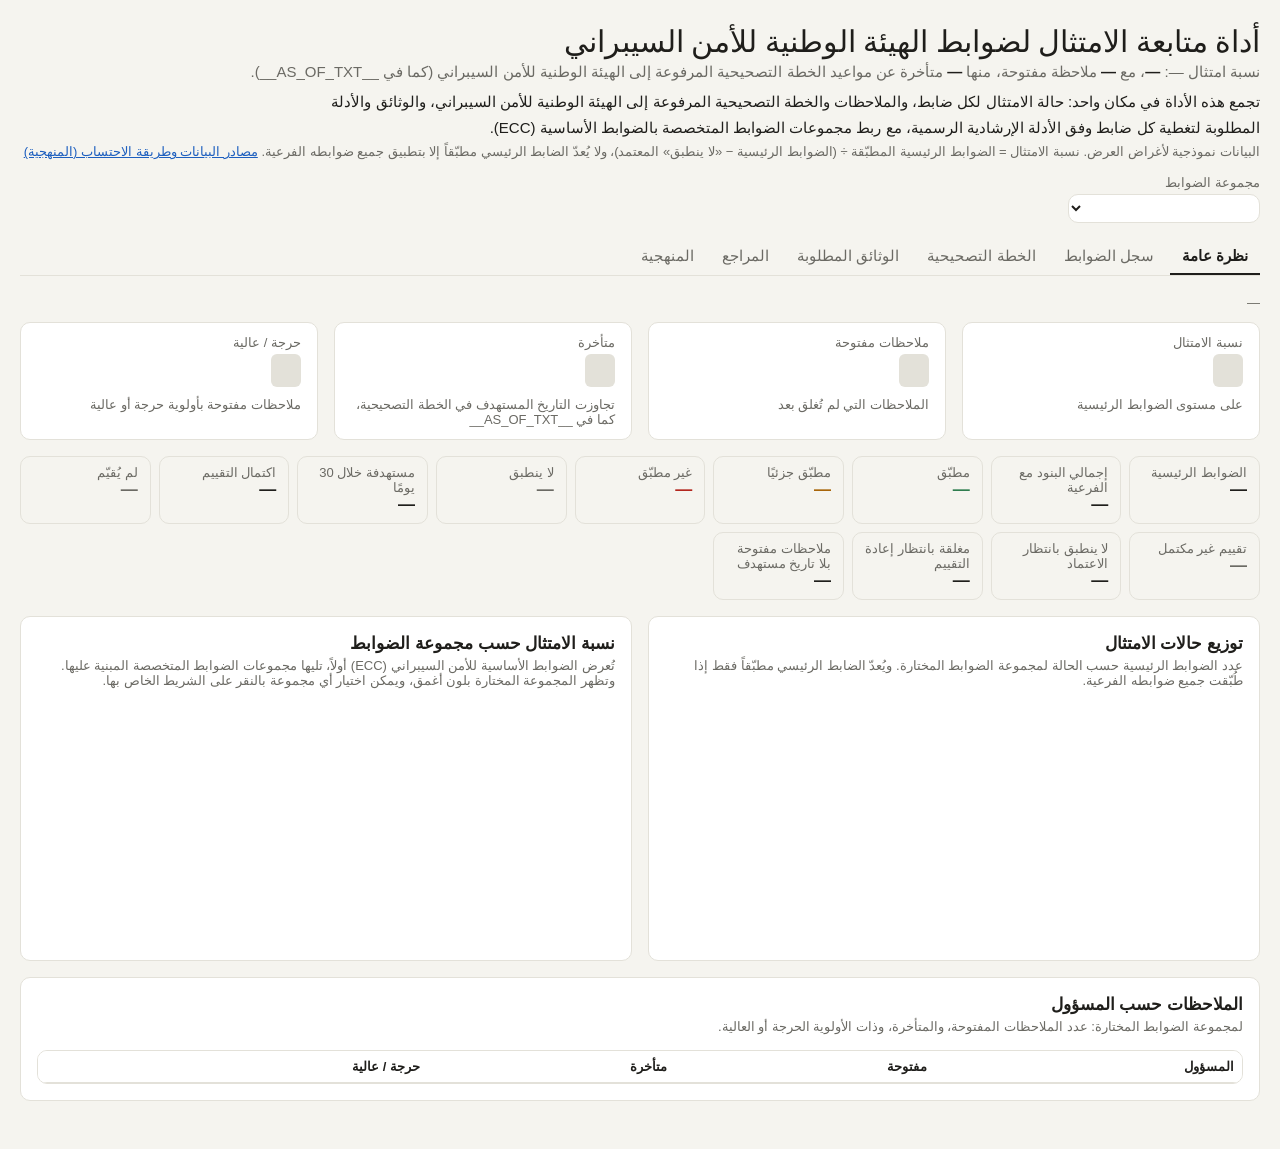
<file: nca-tool/src/template.html>
<!doctype html>
<html lang="ar" dir="rtl">
<head>
<meta charset="utf-8">
<meta http-equiv="Content-Security-Policy" content="default-src 'none'; script-src 'unsafe-inline'; style-src 'unsafe-inline'; img-src data:; font-src 'none'; connect-src 'none'; form-action 'none'; base-uri 'none'; object-src 'none'; frame-src 'none'; worker-src 'none'; manifest-src 'none'">
<meta name="referrer" content="no-referrer">
<meta name="viewport" content="width=device-width, initial-scale=1">
<title>أداة متابعة الامتثال لضوابط الهيئة الوطنية للأمن السيبراني</title>
<style>
:root{--font-anthropic-sans:"Segoe UI",Tahoma,"Noto Sans Arabic",Arial,sans-serif;--font-anthropic-serif:Georgia,"Noto Naskh Arabic","Times New Roman",serif;
--color-fg:#1f1e1b;--color-fg-muted:#6b6a64;--color-bg:#f5f4ef;--color-panel:#ffffff;--color-border-line:#e3e1d9;
--color-ok:#2f7d4f;--color-warn:#a8650a;--color-bad:#b3261e;
--cds-text-secondary:#6b6a64;--cds-text-link:#1d5fbf;--cds-surface-popover:#ffffff;--cds-border:#e3e1d9;--cds-shadow-popover:0 4px 16px rgba(0,0,0,.12);
--cds-chart-grid:#ecebe5;--cds-chart-axis:#cfcdc4;--cds-chart-muted:#d6d4cc;--cds-chart-status-critical:#c0392b;
--cds-pad-xs:4px;--cds-pad-sm:8px;--cds-pad-md:12px;--cds-pad-lg:16px;--cds-gap-xs:4px;--cds-gap-sm:8px;--cds-gap-md:16px;
--cds-radius:10px;--cds-font-size-caption:13px;--cds-font-size-body:15px;--cds-font-size-heading:17px;--cds-font-size-title:30px;--cds-font-weight-medium:600;--cds-dur-slow:.3s;color-scheme:light}
@media (prefers-color-scheme:dark){:root{--color-fg:#f0eee6;--color-fg-muted:#a8a69e;--color-bg:#1a1a18;--color-panel:#262624;--color-border-line:#3a3a37;
--color-ok:#5cc28a;--color-warn:#e3a53b;--color-bad:#ef6b62;--cds-text-secondary:#a8a69e;--cds-text-link:#8ab4f8;--cds-surface-popover:#2e2e2b;--cds-border:#3a3a37;
--cds-chart-grid:#33332f;--cds-chart-axis:#4a4a45;--cds-chart-muted:#4a4a45;--cds-chart-status-critical:#ef6b62;color-scheme:dark}}
@media print{.gx-tbox{max-height:none!important;overflow:visible!important}.gx-tabs,.gx-ctl,select,button{display:none!important}tr{break-inside:avoid}thead{display:table-header-group}}
[hidden]{display:none!important}*{box-sizing:border-box}body{margin:0;background:var(--color-bg);color:var(--color-fg)}
#dash-root{max-width:1280px;margin:0 auto;padding:24px 20px 48px}
.dash-skeleton{color:transparent!important;background:var(--color-border-line);border-radius:6px}


#dash-root { --dash-gutter: var(--cds-pad-lg); }
.gx { font-family: var(--font-anthropic-sans); color: var(--color-fg); }
.gx-head { display: flex; flex-wrap: wrap; align-items: flex-end; justify-content: space-between; gap: var(--cds-gap-md); margin-bottom: var(--cds-gap-md); }
.gx-title { font-family: var(--font-anthropic-serif); font-weight: 400; font-size: var(--cds-font-size-title); margin: 0 0 var(--cds-gap-xs); }
.gx-take { margin: 0; color: var(--color-fg-muted); font-size: var(--cds-font-size-body); }
.gx-take b { color: var(--color-fg); font-variant-numeric: tabular-nums; }
.gx-intro { margin: var(--cds-gap-sm) 0 0; max-width: 60rem; font-size: var(--cds-font-size-body); line-height: 1.7; }
.gx-note { margin: var(--cds-gap-xs) 0 0; color: var(--color-fg-muted); font-size: var(--cds-font-size-caption); }
.gx-ctl { display: flex; flex-direction: column; gap: var(--cds-gap-xs); font-size: var(--cds-font-size-caption); color: var(--color-fg-muted); }
.gx-ctl { max-width: 100%; min-width: 0; }
.gx-ctl select { max-width: 100%; min-width: 0; }
.gx-excl { margin: 0 0 var(--cds-gap-sm); font-size: var(--cds-font-size-caption); color: var(--color-fg-muted); line-height: 1.7; }
.gx-excl b { color: var(--color-fg); }
.gx select, .gx input { font: inherit; font-size: var(--cds-font-size-body); color: var(--color-fg); background: var(--color-panel); border: 1px solid var(--color-border-line); border-radius: var(--cds-radius); padding: var(--cds-pad-xs) var(--cds-pad-sm); min-width: 12rem; }
.gx-tabs { display: flex; gap: var(--cds-gap-xs); border-bottom: 1px solid var(--color-border-line); margin-bottom: var(--cds-gap-md); flex-wrap: wrap; }
.gx-tab { font: inherit; font-size: var(--cds-font-size-body); background: none; border: none; border-bottom: 2px solid transparent; padding: var(--cds-pad-sm) var(--cds-pad-md); color: var(--color-fg-muted); cursor: pointer; }
.gx-tab[aria-selected="true"] { color: var(--color-fg); border-bottom-color: var(--color-fg); font-weight: var(--cds-font-weight-medium); }
.gx-kpis { display: grid; grid-template-columns: repeat(auto-fit, minmax(min(100%, 11rem), 1fr)); gap: var(--cds-gap-md); margin-bottom: var(--cds-gap-md); }
.gx-kpi { background: var(--color-panel); border: 1px solid var(--color-border-line); border-radius: var(--cds-radius); padding: var(--cds-pad-md) var(--cds-pad-lg); }
.gx-kpi-label { font-size: var(--cds-font-size-caption); color: var(--color-fg-muted); margin: 0 0 var(--cds-gap-xs); }
.gx-kpi-val { font-family: var(--font-anthropic-serif); font-weight: 400; font-size: var(--cds-font-size-title); font-variant-numeric: tabular-nums; margin: 0; min-height: 1.3em; }
.gx-kpi-val.is-bad { color: var(--color-bad); }
.gx-kpi-sub { font-size: var(--cds-font-size-caption); color: var(--color-fg-muted); margin: var(--cds-gap-xs) 0 0; }
.gx-mini { display: grid; grid-template-columns: repeat(auto-fit, minmax(min(100%, 8rem), 1fr)); gap: var(--cds-gap-sm); margin-bottom: var(--cds-gap-md); }
.gx-mini > div { border: 1px solid var(--color-border-line); border-radius: var(--cds-radius); padding: var(--cds-pad-sm) var(--cds-pad-md); }
.gx-mini p { margin: 0; font-size: var(--cds-font-size-caption); color: var(--color-fg-muted); }
.gx-mini b { font-size: var(--cds-font-size-heading); font-variant-numeric: tabular-nums; font-weight: var(--cds-font-weight-medium); }
.gx-grid { display: grid; grid-template-columns: repeat(auto-fit, minmax(min(100%, 20rem), 1fr)); gap: var(--cds-gap-md); margin-bottom: var(--cds-gap-md); }
.gx-card { background: var(--color-panel); border: 1px solid var(--color-border-line); border-radius: var(--cds-radius); padding: var(--cds-pad-lg); min-width: 0; }
.gx-card h2 { font-size: var(--cds-font-size-heading); font-weight: var(--cds-font-weight-medium); margin: 0 0 var(--cds-gap-xs); }
.gx-card .gx-sub { font-size: var(--cds-font-size-caption); color: var(--color-fg-muted); margin: 0 0 var(--cds-gap-md); }
.gx-chart { position: relative; min-height: 240px; }
.gx-tip { position: absolute; pointer-events: none; background: var(--cds-surface-popover); border: 1px solid var(--cds-border); border-radius: var(--cds-radius); box-shadow: var(--cds-shadow-popover); padding: var(--cds-pad-xs) var(--cds-pad-sm); font-size: var(--cds-font-size-caption); white-space: nowrap; z-index: 2; }
.gx-tip .k { color: var(--cds-text-secondary); }
.gx-filters { display: flex; flex-wrap: wrap; gap: var(--cds-gap-md); align-items: flex-end; margin-bottom: var(--cds-gap-md); }
.gx-count { font-size: var(--cds-font-size-caption); color: var(--color-fg-muted); margin: 0 0 var(--cds-gap-sm); }
.gx-tbox { max-height: 34rem; overflow: auto; border: 1px solid var(--color-border-line); border-radius: var(--cds-radius); }
.gx table { width: 100%; border-collapse: collapse; font-size: var(--cds-font-size-caption); }
.gx th { position: sticky; top: 0; background: var(--color-panel); text-align: start; font-weight: var(--cds-font-weight-medium); padding: var(--cds-pad-sm); border-bottom: 1px solid var(--color-border-line); z-index: 1; }
.gx td { padding: var(--cds-pad-sm); border-bottom: 1px solid var(--color-border-line); vertical-align: top; }
.gx tbody tr { cursor: pointer; }
.gx tbody tr:hover td { background: var(--color-bg); }
.gx tbody tr.is-sel td { background: var(--color-bg); }
.gx td.num { font-variant-numeric: tabular-nums; white-space: nowrap; }
.gx td.id { white-space: nowrap; direction: ltr; text-align: end; font-variant-numeric: tabular-nums; }
.gx td.desc { min-width: 18rem; }
.gx .pill { display: inline-block; padding: 0 var(--cds-pad-sm); border-radius: 999px; border: 1px solid currentColor; white-space: nowrap; }
.gx .s-ok { color: var(--color-ok); } .gx .lk-x { color: var(--color-fg); border-style: solid; font-weight: 600; } .gx .lk-t { color: var(--color-fg-muted); border-style: dashed; } .gx .lk-note { color: var(--color-fg-muted); } .gx td .pill.lk { margin-inline-start: var(--cds-gap-xs); font-size: var(--cds-font-size-caption); } .gx .s-warn { color: var(--color-warn); } .gx .s-bad { color: var(--color-bad); } .gx .s-muted { color: var(--color-fg-muted); }
.gx tr.is-late td.due { color: var(--color-bad); font-weight: var(--cds-font-weight-medium); }
.gx-detail { margin-top: var(--cds-gap-md); }
.gx-detail dl { display: grid; grid-template-columns: max-content 1fr; gap: var(--cds-gap-xs) var(--cds-gap-md); margin: 0; font-size: var(--cds-font-size-body); }
.gx-detail dt { color: var(--color-fg-muted); }
.gx-detail dd { margin: 0; }
.gx-hint { color: var(--color-fg-muted); font-size: var(--cds-font-size-caption); margin: 0; }
.gx-req { display: grid; grid-template-columns: repeat(auto-fit, minmax(min(100%, 13rem), 1fr)); gap: var(--cds-gap-sm); margin: 0 0 var(--cds-gap-md); }
.gx-req > div { border: 1px solid var(--color-border-line); border-radius: var(--cds-radius); padding: var(--cds-pad-sm) var(--cds-pad-md); }
.gx-req-k { margin: 0 0 var(--cds-gap-xs); font-size: var(--cds-font-size-caption); color: var(--color-fg-muted); }
.gx-req-v { margin: 0; font-size: var(--cds-font-size-body); }
.gx-req-v.is-none { color: var(--color-fg-muted); }
.gx-req .gx-req-v.is-none::after { content: 'لم يذكره الدليل لهذا الضابط'; }
.gx-req-v[data-field="req_other"]:empty::after { content: 'لم يذكر الدليل نماذج أخرى لهذا الضابط'; color: var(--color-fg-muted); }
.gx-req-v.is-need::before { content: '✓ '; color: var(--color-ok); font-weight: 600; }
.gx-sec { font-size: var(--cds-font-size-body); font-weight: var(--cds-font-weight-medium); margin: var(--cds-gap-md) 0 var(--cds-gap-sm); }
.gx-link { color: var(--cds-text-link, var(--color-fg)); text-decoration: underline; cursor: pointer; }
.gx-method { display: grid; grid-template-columns: repeat(auto-fit, minmax(min(100%, 24rem), 1fr)); gap: var(--cds-gap-md); }
.gx-method p, .gx-method li { font-size: var(--cds-font-size-body); line-height: 1.7; margin: 0 0 var(--cds-gap-xs); }
.gx-method ul, .gx-method ol { margin: 0; padding-inline-start: 1.2rem; }
.gx-method dl { display: grid; grid-template-columns: max-content 1fr; gap: var(--cds-gap-xs) var(--cds-gap-md); margin: 0; font-size: var(--cds-font-size-body); }
.gx-method dt { font-weight: var(--cds-font-weight-medium); }
.gx-method dd { margin: 0; color: var(--color-fg-muted); }
.gx-formula { font-variant-numeric: tabular-nums; background: var(--color-bg); border-radius: var(--cds-radius); padding: var(--cds-pad-xs) var(--cds-pad-sm); display: inline-block; }
.gx-btn { font: inherit; font-size: var(--cds-font-size-caption); background: var(--color-panel); border: 1px solid var(--color-border-line); border-radius: 999px; padding: var(--cds-pad-xs) var(--cds-pad-md); cursor: pointer; color: var(--color-fg); }
.gx-chip { font: inherit; font-size: var(--cds-font-size-caption); background: none; border: 1px solid var(--color-border-line); border-radius: 999px; padding: 0 var(--cds-pad-sm); margin-inline-end: var(--cds-gap-xs); cursor: pointer; color: var(--color-fg); direction: ltr; }
.gx-docpick { display: flex; gap: var(--cds-gap-sm); align-items: center; font-size: var(--cds-font-size-caption); }
.gx-docpick button { font: inherit; background: var(--color-panel); border: 1px solid var(--color-border-line); border-radius: 999px; padding: var(--cds-pad-xs) var(--cds-pad-sm); cursor: pointer; color: var(--color-fg); }
[data-dash-source-state=refreshing] { opacity: .5; transition: opacity var(--cds-dur-slow); }
[data-dash-source-state=empty] { color: transparent; }
</style>
</head>
<body>
<div id="dash-root">

<div class="gx" dir="rtl" id="top">
  <div class="gx-head">
    <div>
      <h1 class="gx-title">أداة متابعة الامتثال لضوابط الهيئة الوطنية للأمن السيبراني</h1>
      <p class="gx-take">نسبة امتثال <span data-draw="fwname">—</span>: <b data-draw="kpi" data-source="by_fw" data-field="compliance">—</b>، مع <b data-draw="kpi" data-source="by_fw" data-field="open">—</b> ملاحظة مفتوحة، منها <b data-draw="kpi" data-source="by_fw" data-field="overdue">—</b> متأخرة عن مواعيد الخطة التصحيحية المرفوعة إلى الهيئة الوطنية للأمن السيبراني (كما في __AS_OF_TXT__).</p>
      <p class="gx-intro">تجمع هذه الأداة في مكان واحد: حالة الامتثال لكل ضابط، والملاحظات والخطة التصحيحية المرفوعة إلى الهيئة الوطنية للأمن السيبراني، والوثائق والأدلة المطلوبة لتغطية كل ضابط وفق الأدلة الإرشادية الرسمية، مع ربط مجموعات الضوابط المتخصصة بالضوابط الأساسية (ECC).</p>
      <p class="gx-note">البيانات نموذجية لأغراض العرض. نسبة الامتثال = الضوابط الرئيسية المطبّقة ÷ (الضوابط الرئيسية − «لا ينطبق» المعتمد)، ولا يُعدّ الضابط الرئيسي مطبّقاً إلا بتطبيق جميع ضوابطه الفرعية. <a class="gx-link gx-go-method" href="#method">مصادر البيانات وطريقة الاحتساب (المنهجية)</a></p>
    </div>
    <label class="gx-ctl">مجموعة الضوابط
      <select data-draw="fwsel" data-source="by_fw" aria-label="مجموعة الضوابط"></select>
    </label>
  </div>

  <div class="gx-tabs" role="tablist">
    <button class="gx-tab" role="tab" data-tab="overview" aria-selected="true">نظرة عامة</button>
    <button class="gx-tab" role="tab" data-tab="register" aria-selected="false">سجل الضوابط</button>
    <button class="gx-tab" role="tab" data-tab="gaps" aria-selected="false">الخطة التصحيحية</button>
    <button class="gx-tab" role="tab" data-tab="docs" aria-selected="false">الوثائق المطلوبة</button>
    <button class="gx-tab" role="tab" data-tab="refs" aria-selected="false">المراجع</button>
    <button class="gx-tab" role="tab" data-tab="method" aria-selected="false">المنهجية</button>
  </div>

  <section id="overview" class="gx-page">
    <p class="gx-excl" data-draw="excl" data-source="by_fw">—</p>
    <div class="gx-kpis">
      <div class="gx-kpi" id="kpi-compliance">
        <p class="gx-kpi-label">نسبة الامتثال</p>
        <p class="gx-kpi-val"><span class="dash-skeleton" data-draw="kpi" data-source="by_fw" data-field="compliance">—</span></p>
        <p class="gx-kpi-sub">على مستوى الضوابط الرئيسية</p>
      </div>
      <div class="gx-kpi" id="kpi-open">
        <p class="gx-kpi-label">ملاحظات مفتوحة</p>
        <p class="gx-kpi-val"><span class="dash-skeleton" data-draw="kpi" data-source="by_fw" data-field="open">—</span></p>
        <p class="gx-kpi-sub">الملاحظات التي لم تُغلق بعد</p>
      </div>
      <div class="gx-kpi" id="kpi-overdue">
        <p class="gx-kpi-label">متأخرة</p>
        <p class="gx-kpi-val is-bad"><span class="dash-skeleton" data-draw="kpi" data-source="by_fw" data-field="overdue">—</span></p>
        <p class="gx-kpi-sub">تجاوزت التاريخ المستهدف في الخطة التصحيحية، كما في __AS_OF_TXT__</p>
      </div>
      <div class="gx-kpi" id="kpi-crit">
        <p class="gx-kpi-label">حرجة / عالية</p>
        <p class="gx-kpi-val"><span class="dash-skeleton" data-draw="kpi" data-source="by_fw" data-field="crit_high">—</span></p>
        <p class="gx-kpi-sub">ملاحظات مفتوحة بأولوية حرجة أو عالية</p>
      </div>
    </div>

    <div class="gx-mini">
      <div><p>الضوابط الرئيسية</p><b data-draw="kpi" data-source="by_fw" data-field="total">—</b></div>
      <div><p>إجمالي البنود مع الفرعية</p><b data-draw="kpi" data-source="by_fw" data-field="items">—</b></div>
      <div><p>مطبّق</p><b class="s-ok" data-draw="kpi" data-source="by_fw" data-field="implemented">—</b></div>
      <div><p>مطبّق جزئيًا</p><b class="s-warn" data-draw="kpi" data-source="by_fw" data-field="partial">—</b></div>
      <div><p>غير مطبّق</p><b class="s-bad" data-draw="kpi" data-source="by_fw" data-field="not_implemented">—</b></div>
      <div><p>لا ينطبق</p><b class="s-muted" data-draw="kpi" data-source="by_fw" data-field="not_applicable">—</b></div>
      <div><p>مستهدفة خلال 30 يومًا</p><b data-draw="kpi" data-source="by_fw" data-field="due30">—</b></div>
      <div><p>اكتمال التقييم</p><b data-draw="kpi" data-source="by_fw" data-field="assessed_pct">—</b></div>
      <div><p>لم يُقيّم</p><b class="s-muted" data-draw="kpi" data-source="by_fw" data-field="not_assessed">—</b></div>
      <div><p>تقييم غير مكتمل</p><b class="s-muted" data-draw="kpi" data-source="by_fw" data-field="incomplete">—</b></div>
      <div><p>لا ينطبق بانتظار الاعتماد</p><b data-draw="kpi" data-source="by_fw" data-field="na_pending">—</b></div>
      <div><p>مغلقة بانتظار إعادة التقييم</p><b data-draw="kpi" data-source="by_fw" data-field="closed_reassess">—</b></div>
      <div><p>ملاحظات مفتوحة بلا تاريخ مستهدف</p><b data-draw="kpi" data-source="by_fw" data-field="no_due">—</b></div>
    </div>

    <div class="gx-grid">
      <div class="gx-card" id="card-status">
        <h2>توزيع حالات الامتثال</h2>
        <p class="gx-sub">عدد الضوابط الرئيسية حسب الحالة لمجموعة الضوابط المختارة. ويُعدّ الضابط الرئيسي مطبّقاً فقط إذا طُبّقت جميع ضوابطه الفرعية.</p>
        <div class="gx-chart" data-draw="statuschart" data-source="by_fw"></div>
      </div>
      <div class="gx-card" id="card-frameworks">
        <h2>نسبة الامتثال حسب مجموعة الضوابط</h2>
        <p class="gx-sub">تُعرض الضوابط الأساسية للأمن السيبراني (ECC) أولاً، تليها مجموعات الضوابط المتخصصة المبنية عليها. وتظهر المجموعة المختارة بلون أغمق، ويمكن اختيار أي مجموعة بالنقر على الشريط الخاص بها.</p>
        <div class="gx-chart" data-draw="fwchart" data-source="by_fw"></div>
      </div>
    </div>

    <div class="gx-card" id="card-owners">
      <h2>الملاحظات حسب المسؤول</h2>
      <p class="gx-sub">لمجموعة الضوابط المختارة: عدد الملاحظات المفتوحة، والمتأخرة، وذات الأولوية الحرجة أو العالية.</p>
      <div class="gx-tbox">
        <table data-source="by_owner" data-row-key="framework,owner">
          <thead><tr><th data-field="owner">المسؤول</th><th data-field="open">مفتوحة</th><th data-field="overdue">متأخرة</th><th data-field="crit_high">حرجة / عالية</th></tr></thead>
          <tbody data-draw="owners"></tbody>
        </table>
      </div>
    </div>
  </section>

  <section id="register" class="gx-page" hidden>
    <div class="gx-filters">
      <label class="gx-ctl">حالة الامتثال
        <select class="gx-st" aria-label="حالة الامتثال">
          <option value="">كل الحالات</option>
          <option value="مطبق">مطبّق</option>
          <option value="مطبق جزئيًا">مطبّق جزئيًا</option>
          <option value="غير مطبق">غير مطبّق</option>
          <option value="لا ينطبق">لا ينطبق</option>
        </select>
      </label>
      <label class="gx-ctl">بحث
        <input class="gx-q" type="search" placeholder="معرّف أو كلمة من الوصف" aria-label="بحث">
      </label>
    </div>
    <div class="gx-docpick gx-basepick" hidden><span>الضوابط المبنية على المكوّن</span><b data-draw="basepicked">—</b><span>من الضوابط الأساسية</span><button type="button" class="gx-baseclear">إلغاء ×</button></div>
    <div class="gx-docpick gx-docpick-doc" hidden><span>الضوابط المرتبطة بالوثيقة:</span><b data-draw="docpicked">—</b><button type="button" class="gx-docclear">إلغاء ×</button></div>
    <p class="gx-count">الضوابط المعروضة: <b data-draw="regcount" data-source="controls">—</b></p>
    <div class="gx-tbox">
      <table data-source="controls" data-row-key="id">
        <thead><tr><th data-field="id">المعرّف</th><th data-field="description">الوصف</th><th data-field="status">الحالة</th><th data-field="owner">المسؤول</th><th data-field="evidence">الأدلة</th></tr></thead>
        <tbody data-draw="regrows"></tbody>
      </table>
    </div>
    <div class="gx-card gx-detail" id="detail">
      <h2>تفاصيل الضابط</h2>
      <p class="gx-hint gx-hint-el">انقر على أي ضابط في الجدول لعرض متطلبات تغطيته، ووصف الملاحظة، والإجراء التصحيحي، والتاريخ المستهدف في الخطة التصحيحية.</p>
      <div class="gx-detail-body" hidden>
        <p class="gx-sec">المطلوب لتغطية هذا الضابط · <span data-draw="dv" data-source="controls" data-field="req_type">—</span></p>
        <div class="gx-req">
          <div><p class="gx-req-k">سياسة</p><p class="gx-req-v" data-draw="dv" data-source="controls" data-field="req_policy">—</p></div>
          <div><p class="gx-req-k">معيار</p><p class="gx-req-v" data-draw="dv" data-source="controls" data-field="req_standard">—</p></div>
          <div><p class="gx-req-k">إجراء</p><p class="gx-req-v" data-draw="dv" data-source="controls" data-field="req_procedure">—</p></div>
          <div><p class="gx-req-k">خطة</p><p class="gx-req-v" data-draw="dv" data-source="controls" data-field="req_plan">—</p></div>
        </div>
        <p class="gx-req-k" data-draw="dv" data-source="controls" data-field="req_note"></p>
        <div class="gx-impl-next" hidden>
          <p class="gx-req-k">يُطبَّق هذا الضابط من خلال المتطلبات التفصيلية الواردة في الضوابط التالية، وتُقيَّم أدلته معها:</p>
          <p data-draw="implnext" data-source="controls"></p>
        </div>
        <div class="gx-impl-parent" hidden>
          <p class="gx-req-k">هذا الضابط من المتطلبات التفصيلية لتطبيق الضابط:</p>
          <p data-draw="implparent" data-source="controls"></p>
        </div>
        <p class="gx-req-k">نماذج أخرى ذات علاقة</p>
        <p class="gx-req-v" data-draw="dv" data-source="controls" data-field="req_other">—</p>
        <p class="gx-req-k" style="margin-top: var(--cds-gap-sm)">المخرجات المتوقعة (الأدلة المطلوبة للتدقيق)</p>
        <p class="gx-req-v" data-draw="dv" data-source="controls" data-field="req_evidence">—</p>
        <p class="gx-req-k" style="margin-top: var(--cds-gap-sm)">المصدر: <span data-draw="dv" data-source="controls" data-field="req_source">—</span></p>
        <p class="gx-sec">الربط بالضوابط الأساسية للأمن السيبراني (ECC)</p>
        <div class="gx-spec-only">
          <dl><dt>الضابط المقابل في ECC</dt><dd data-draw="eccref" data-source="controls">—</dd></dl>
        </div>
        <div class="gx-ecc-only">
          <dl><dt>ضوابط تشير إليه في نصها الرسمي</dt><dd><span data-draw="childexplicit" data-source="controls"></span></dd></dl>
        </div>
        <p class="gx-sec">بيانات الضابط والتقييم</p>
        <dl>
          <dt>المعرّف</dt><dd data-draw="dv" data-source="controls" data-field="id">—</dd>
          <dt>مجموعة الضوابط</dt><dd data-draw="dv" data-source="controls" data-field="framework">—</dd>
          <dt>المجال</dt><dd data-draw="dv" data-source="controls" data-field="domain">—</dd>
          <dt>الوصف</dt><dd data-draw="dv" data-source="controls" data-field="description">—</dd>
          <dt>مراجعة النص</dt><dd data-draw="dv" data-source="controls" data-field="text_review">—</dd>
          <dt>الحالة</dt><dd data-draw="dv" data-source="controls" data-field="status">—</dd>
          <dt>الأدلة</dt><dd data-draw="dv" data-source="controls" data-field="evidence">—</dd>
          <dt>وصف الملاحظة</dt><dd data-draw="dv" data-source="controls" data-field="gap">—</dd>
          <dt>الإجراء التصحيحي</dt><dd data-draw="dv" data-source="controls" data-field="action">—</dd>
          <dt>الأولوية</dt><dd data-draw="dv" data-source="controls" data-field="priority">—</dd>
          <dt>حالة الضابط الرئيسي (لاحتساب النسبة)</dt><dd data-draw="mainstatus" data-source="controls">—</dd>
          <dt>حالة الملاحظة</dt><dd data-draw="dv" data-source="controls" data-field="gap_status">—</dd>
          <dt>التاريخ المستهدف (الخطة التصحيحية)</dt><dd data-draw="dv" data-source="controls" data-field="due">—</dd>
          <dt>المسؤول</dt><dd data-draw="dv" data-source="controls" data-field="owner">—</dd>
          <dt>المرجع في الدليل</dt><dd><span data-draw="dv" data-source="controls" data-field="ref_guide">—</span>، صفحة <span data-draw="dv" data-source="controls" data-field="ref_page">—</span><span> · <a class="gx-link" data-draw="reflink" target="_blank" rel="noopener">فتح الدليل على هذه الصفحة</a></span></dd>
        </dl>
      </div>
    </div>
  </section>

  <section id="gaps" class="gx-page" hidden>
    <div class="gx-filters">
      <label class="gx-ctl">حالة الملاحظة
        <select class="gx-gs" aria-label="حالة الملاحظة">
          <option value="">كل الحالات</option>
          <option value="مفتوحة">مفتوحة</option>
          <option value="قيد المعالجة">قيد المعالجة</option>
          <option value="بانتظار التحقق">بانتظار التحقق</option>
          <option value="مغلقة">مغلقة</option>
        </select>
      </label>
    </div>
    <p class="gx-take">تتضمن الخطة التصحيحية المرفوعة إلى الهيئة الوطنية للأمن السيبراني، لكل ملاحظة: الإجراء التصحيحي، والجهة المسؤولة، والتاريخ المستهدف للإنجاز. ويُعدّ التاريخ المستهدف التزاماً رسمياً أمام الهيئة الوطنية للأمن السيبراني، وتُميَّز البنود المتأخرة باللون الأحمر.</p>
    <p class="gx-count">البنود المعروضة: <b data-draw="gapcount" data-source="controls">—</b>، مرتبة حسب التاريخ المستهدف.</p>
    <div class="gx-tbox">
      <table data-source="controls" data-row-key="id">
        <thead><tr><th data-field="id">المعرّف</th><th data-field="priority">الأولوية</th><th data-field="gap_status">حالة الملاحظة</th><th data-field="due">التاريخ المستهدف</th><th data-field="owner">المسؤول</th><th data-field="gap">وصف الملاحظة</th><th data-field="action">الإجراء التصحيحي</th></tr></thead>
        <tbody data-draw="gaprows"></tbody>
      </table>
    </div>
  </section>
  <section id="docs" class="gx-page" hidden>
    <p class="gx-take">تُبيّن القائمة التالية الوثائق المطلوبة لتغطية ضوابط <span data-draw="fwname">—</span> وفقاً للنماذج والمخرجات المتوقعة الواردة في الأدلة الإرشادية الصادرة عن الهيئة الوطنية للأمن السيبراني. ونظراً لأن الوثيقة الواحدة تغطي عدة ضوابط، يُوصى بالبدء بالوثائق المرتبطة بأكبر عدد من الملاحظات المفتوحة. ويمكن النقر على أي وثيقة لعرض الضوابط التي تغطيها.</p>
    <div class="gx-mini" style="margin-top: var(--cds-gap-md)">
      <div><p>سياسات</p><b data-draw="dockpi" data-source="doc_counts" data-field="policies">—</b></div>
      <div><p>معايير</p><b data-draw="dockpi" data-source="doc_counts" data-field="standards">—</b></div>
      <div><p>إجراءات</p><b data-draw="dockpi" data-source="doc_counts" data-field="procedures">—</b></div>
      <div><p>خطط</p><b data-draw="dockpi" data-source="doc_counts" data-field="plans">—</b></div>
    </div>
    <div class="gx-tbox">
      <table data-source="docs" data-row-key="framework,doc_type,name">
        <thead><tr><th data-field="doc_type">النوع</th><th data-field="name">الوثيقة</th><th data-field="controls">عدد الضوابط المغطاة</th><th data-field="open">الملاحظات المفتوحة المرتبطة</th></tr></thead>
        <tbody data-draw="docrows"></tbody>
      </table>
    </div>
  </section>

  <section id="refs" class="gx-page" hidden>
    <p class="gx-take">تُعرض أدناه الأدلة الإرشادية الصادرة عن الهيئة الوطنية للأمن السيبراني التي اعتُمد عليها في تحديد الوثائق المطلوبة والمخرجات المتوقعة لكل ضابط. ويمكن فتح أي دليل بالنقر على اسمه، كما يتضمن عرض تفاصيل كل ضابط رابطاً مباشراً إلى صفحته في الدليل.</p>
    <p class="gx-note">توضيح: هذه هي النسخ المرجعية المستخدمة في إعداد الأداة. ونظراً لأن الهيئة الوطنية للأمن السيبراني تُحدّث وثائقها، يُرجى الاعتماد دائماً على النسخ المنشورة في الموقع الرسمي للهيئة الوطنية للأمن السيبراني <a class="gx-link" href="https://nca.gov.sa" target="_blank" rel="noopener">nca.gov.sa</a>.</p>
    <div class="gx-tbox" style="margin-top: var(--cds-gap-md)">
      <table data-source="guides" data-row-key="code">
        <thead><tr><th data-field="framework">مجموعة الضوابط</th><th data-field="name">الدليل الإرشادي</th><th data-field="code">الإصدار</th><th data-field="pages">عدد الصفحات</th></tr></thead>
        <tbody data-draw="guiderows"></tbody>
      </table>
    </div>
  </section>

  <section id="method" class="gx-page" hidden>
    <p class="gx-take">توضّح هذه الصفحة الغرض من الأداة، ومصادر بياناتها، وطريقة احتساب مؤشراتها، والأساس الذي حُددت به متطلبات كل ضابط.</p>
    <div class="gx-method" style="margin-top: var(--cds-gap-md)">
      <div class="gx-card">
        <h2>الغرض من الأداة</h2>
        <p>متابعة مستوى امتثال الجهة لضوابط الهيئة الوطنية للأمن السيبراني في أداة واحدة تجمع ما يلي:</p>
        <ul>
          <li>حالة الامتثال لكل ضابط وأدلته.</li>
          <li>الملاحظات الناتجة عن التقييم والخطة التصحيحية المرفوعة إلى الهيئة الوطنية للأمن السيبراني.</li>
          <li>الوثائق المطلوبة لتغطية كل ضابط والمخرجات المتوقعة عند التدقيق.</li>
        </ul>
      </div>
      <div class="gx-card">
        <h2>مصادر البيانات</h2>
        <ul>
          <li><b>سجل الضوابط:</b> مستخرج من ملف التقييم (Excel)، ويتضمن لكل ضابط: الحالة، والأدلة، ووصف الملاحظة، والإجراء التصحيحي، والتاريخ المستهدف، والأولوية، والمسؤول.</li>
          <li><b>الأدلة الإرشادية:</b> الأدلة الصادرة عن الهيئة الوطنية للأمن السيبراني لكل مجموعة ضوابط، والمرفقة في صفحة «المراجع».</li>
          <li><b>طبيعة البيانات:</b> بيانات التقييم نموذجية لأغراض العرض، ولا تمثل جهة حقيقية.</li>
        </ul>
      </div>
      <div class="gx-card">
        <h2>مجموعات الضوابط المشمولة</h2>
        <p>تُعدّ الضوابط الأساسية للأمن السيبراني (ECC) الأساس الذي تبني عليه بقية مجموعات الضوابط، لذا تُعرض أولاً في جميع صفحات الأداة، تليها مجموعات الضوابط المتخصصة:</p>
        <ul>
          <li>ضوابط الأمن السيبراني للأنظمة الحساسة (CSCC).</li>
          <li>ضوابط الأمن السيبراني للحوسبة السحابية لمقدمي الخدمات والمشتركين (CCC-CSP وCCC-CST).</li>
          <li>ضوابط الأمن السيبراني للبيانات (DCC).</li>
          <li>ضوابط الأمن السيبراني للأنظمة التشغيلية (OTCC).</li>
          <li>ضوابط الأمن السيبراني للعمل عن بعد (TCC).</li>
          <li>ضوابط الأمن السيبراني لحسابات التواصل الاجتماعي للجهات (OSMACC).</li>
        </ul>
      </div>
      <div class="gx-card">
        <h2>طريقة احتساب المؤشرات</h2>
        <dl>
          <dt>نسبة الامتثال</dt><dd><span class="gx-formula">الضوابط الرئيسية المطبّقة ÷ (إجمالي الضوابط الرئيسية − «لا ينطبق» المعتمد)</span>. وتبقى الضوابط «لم يُقيّم» و«تقييم غير مكتمل» في المقام ولا تُحتسب مطبّقة، حتى لا ترتفع النسبة لمجرد نقص التقييم. وتُحتسب على مستوى الضابط الرئيسي وفق منهجية الهيئة الوطنية للأمن السيبراني: لا يُعدّ الضابط الرئيسي مطبّقاً إلا إذا طُبّقت جميع ضوابطه الفرعية، ويُعدّ «مطبّقاً جزئياً» إذا طُبّق بعضها، و«غير مطبّق» إذا لم يُطبّق أيٌّ منها، و«لا ينطبق» إذا كانت جميعها لا تنطبق.</dd>
          <dt>الملاحظة</dt><dd>كل بند (ضابط أو ضابط فرعي) حالته «مطبّق جزئيًا» أو «غير مطبّق»، لأن كل بند منها يحتاج إجراءً تصحيحياً مستقلاً.</dd>
          <dt>ملاحظة مفتوحة</dt><dd>ملاحظة لم تصل حالتها إلى «مغلقة»، وتشمل «قيد المعالجة» و«بانتظار التحقق».</dd>
          <dt>ملاحظة متأخرة</dt><dd>ملاحظة مفتوحة تجاوز تاريخ التقييم تاريخها المستهدف في الخطة التصحيحية.</dd>
          <dt>ملاحظة بلا تاريخ مستهدف</dt><dd>ملاحظة مفتوحة لم يُحدد لها تاريخ مستهدف. تُعرض في عدّاد مستقل حتى لا تختفي من المتابعة، ولا تُعد متأخرة ولا غير متأخرة.</dd>
          <dt>مغلقة بانتظار إعادة التقييم</dt><dd>ملاحظة أُغلق إجراؤها ولا تزال حالة الضابط «مطبّق جزئيًا» أو «غير مطبّق». إغلاق الإجراء لا يغيّر حالة الامتثال، فيلزم إعادة تقييم الضابط بالدليل.</dd>
          <dt>مستهدفة خلال 30 يومًا</dt><dd>ملاحظة مفتوحة يقع تاريخها المستهدف خلال الثلاثين يوماً القادمة.</dd>
          <dt>حرجة / عالية</dt><dd>ملاحظة مفتوحة أولويتها «حرجة» أو «عالية».</dd>
          <dt>اكتمال التقييم</dt><dd>نسبة الضوابط الرئيسية التي قُيّمت جميع بنودها الفرعية إلى إجمالي الضوابط الرئيسية، وتُقرأ بجانب نسبة الامتثال لبيان مدى شمول التقييم.</dd>
          <dt>لا ينطبق بانتظار الاعتماد</dt><dd>بنود حالتها «لا ينطبق» دون اعتماد مبرر عدم الانطباق، وتبقى في المقام حتى تُعتمد.</dd>
        </dl>
        <p class="gx-note" style="margin-top: var(--cds-gap-sm)">تُحتسب المؤشرات الزمنية من تاريخ تقييم واحد بتوقيت الرياض. وفي هذا العرض ثُبّت التاريخ على __AS_OF_TXT__ حتى لا تتغير أرقام البيانات النموذجية مع الأيام.</p>
      </div>
      <div class="gx-card">
        <h2>تعريف حالات الامتثال</h2>
        <dl>
          <dt>مطبّق</dt><dd>استُوفيت جميع متطلبات الضابط، وتتوفر الأدلة التي تثبت تطبيقها على كامل النطاق.</dd>
          <dt>مطبّق جزئيًا</dt><dd>استُوفي جزء من متطلبات الضابط، أو طُبّق على جزء من النطاق، أو تتوفر الوثائق دون أدلة كافية على التطبيق.</dd>
          <dt>غير مطبّق</dt><dd>لم تُستوفَ متطلبات الضابط، أو لا تتوفر أي أدلة على تطبيقه.</dd>
          <dt>لا ينطبق</dt><dd>الضابط خارج نطاق أعمال الجهة بمبرر موثق ومعتمد، ويُستبعد من احتساب النسبة بعد اعتماده.</dd>
          <dt>لم يُقيّم</dt><dd>لم يُقيّم أي بند من بنود الضابط بعد، ويدخل في مقام النسبة ولا يُحتسب مطبّقاً.</dd>
          <dt>تقييم غير مكتمل</dt><dd>قُيّم بعض بنود الضابط دون بعضها، ويدخل في مقام النسبة ولا يُحتسب مطبّقاً حتى يكتمل تقييمه.</dd>
        </dl>
        <p class="gx-sec">تحديد حالة الضابط الرئيسي من ضوابطه الفرعية</p>
        <div class="gx-tbox">
          <table>
            <thead><tr><th>حالة الضوابط الفرعية</th><th>حالة الضابط الرئيسي</th><th>يُحتسب ضمن المطبّق؟</th></tr></thead>
            <tbody>
              <tr><td>لم يُقيّم أيٌّ منها</td><td><span class="pill s-muted">لم يُقيّم</span></td><td>لا، ويبقى في المقام</td></tr>
              <tr><td>قُيّم بعضها دون بعض</td><td><span class="pill s-muted">تقييم غير مكتمل</span></td><td>لا، ويبقى في المقام</td></tr>
              <tr><td>جميعها مطبّقة</td><td><span class="pill s-ok">مطبّق</span></td><td>نعم</td></tr>
              <tr><td>بعضها مطبّق وبعضها مطبّق جزئيًا أو غير مطبّق</td><td><span class="pill s-warn">مطبّق جزئيًا</span></td><td>لا</td></tr>
              <tr><td>جميعها مطبّقة جزئيًا</td><td><span class="pill s-warn">مطبّق جزئيًا</span></td><td>لا</td></tr>
              <tr><td>جميعها غير مطبّقة</td><td><span class="pill s-bad">غير مطبّق</span></td><td>لا</td></tr>
              <tr><td>بعضها مطبّق وبعضها «لا ينطبق» بانتظار الاعتماد</td><td><span class="pill s-warn">مطبّق جزئيًا</span></td><td>لا، ويبقى في المقام حتى يُعتمد الاستثناء</td></tr>
              <tr><td>جميعها لا تنطبق ومعتمدة</td><td><span class="pill s-muted">لا ينطبق</span></td><td>يُستبعد من المقام</td></tr>
              <tr><td>جميعها لا تنطبق وبعضها بانتظار الاعتماد</td><td><span class="pill s-warn">لا ينطبق - بانتظار الاعتماد</span></td><td>لا، ويبقى في المقام حتى يُعتمد</td></tr>
            </tbody>
          </table>
        </div>
        <p class="gx-note" style="margin-top: var(--cds-gap-sm)">تُستبعد الضوابط الفرعية «لا ينطبق» عند تحديد الحالة بعد اكتمال تقييم جميع البنود. واعتماد «لا ينطبق» حقل مستقل عن حالة الأدلة، وفي البيانات النموذجية 9 بنود بانتظار الاعتماد. ولا يُمنح الضابط الرئيسي أي احتساب جزئي في نسبة الامتثال، وإن طُبّق أغلب ضوابطه الفرعية.</p>
        <p class="gx-sec">حالات الملاحظة والأولوية</p>
        <dl>
          <dt>حالات الملاحظة</dt><dd>مفتوحة، قيد المعالجة، بانتظار التحقق، مغلقة.</dd>
          <dt>الأولوية</dt><dd>حرجة، عالية، متوسطة، منخفضة، وفق أثر الضابط ومستوى المخاطر.</dd>
        </dl>
      </div>
      <div class="gx-card">
        <h2>الربط بالضوابط الأساسية للأمن السيبراني (ECC)</h2>
        <p>يُعرض الربط بالضوابط الأساسية فقط عندما يذكره النص الرسمي للضابط، بعبارة مثل «بالإضافة إلى…» أو «رجوعاً للضابط…» (48 ضابطاً). ولا تتضمن الأداة أي ربط اجتهادي.</p>
        <p class="gx-note" style="margin-top: var(--cds-gap-sm)">يظهر الربط في الاتجاهين: من الضابط المتخصص إلى الضابط المقابل في ECC، ومن ضابط ECC إلى الضوابط التي تشير إليه.</p>
      </div>
      <div class="gx-card">
        <h2>تحديد الوثائق المطلوبة والمخرجات المتوقعة</h2>
        <ol>
          <li>استُخرج لكل ضابط من دليله الإرشادي قسما «أدوات الأمن السيبراني ذات العلاقة» و«المخرجات المتوقعة».</li>
          <li>صُنّفت النماذج الواردة في قسم الأدوات إلى: سياسة، ومعيار، وإجراء، وخطة، ونماذج أخرى.</li>
          <li>نُقلت المخرجات المتوقعة بنصها الوارد في الدليل، مع الاقتصار على ما يخص الضابط عند اشتراك عدة ضوابط في قسم واحد.</li>
          <li>رُبط كل ضابط برقم صفحته في الدليل لتسهيل الرجوع إلى النص الرسمي.</li>
        </ol>
        <p class="gx-note" style="margin-top: var(--cds-gap-sm)">قُرئت الأدلة آلياً لأن نصوصها محفوظة بصيغة صور، وأُدخلت الضوابط الفرعية التي تعذّرت قراءتها آلياً يدوياً من صفحاتها. ويُوصى بالرجوع إلى الدليل عند الحاجة إلى النص الحرفي. وحالة مراجعة النصوص: قوبلت نصوص البنود الـ 690 كلها بعين المراجع على صورة الصفحة نفسها في وثيقتها (Verified)، وتفاصيل كل تصحيح في ملف TEXT_REVIEW.md.</p>
      </div>
      <div class="gx-card">
        <h2>الخصوصية وأمن الأداة</h2>
        <ul>
          <li><b>دون إدخال بيانات:</b> لا تستقبل الأداة أي بيانات من المستخدم، وتعرض بيانات نموذجية مضمّنة في ملفها لأغراض العرض.</li>
          <li><b>منع الاتصال الشبكي:</b> تفرض الصفحة سياسة أمان المحتوى (Content Security Policy) تمنع المتصفح من طلبات الشبكة الصادرة منها، مثل إرسال البيانات وتحميل الصور والنماذج.</li>
          <li><b>دون مصادر خارجية:</b> جميع الشيفرات مضمّنة في ملف الأداة نفسه، بما فيها مكتبة الرسوم D3 (رخصة ISC)، ولا تُحمّل أي شيفرة من مواقع أخرى.</li>
          <li><b>دون تخزين أو تتبع:</b> لا تستخدم الأداة ملفات تعريف الارتباط أو التخزين في المتصفح أو أدوات التحليل.</li>
          <li><b>التحقق:</b> يمكن التأكد بفتح أدوات المطوّر في المتصفح (F12) ثم تبويب Network.</li>
        </ul>
      </div>
      <div class="gx-card">
        <h2>حدود الاستخدام</h2>
        <ul>
          <li>الأداة وسيلة للمتابعة الداخلية، ولا تُغني عن التقييم الرسمي أو متطلبات الهيئة الوطنية للأمن السيبراني.</li>
          <li>يُعتمد دائماً على أحدث نسخ الوثائق المنشورة في الموقع الرسمي للهيئة الوطنية للأمن السيبراني <a class="gx-link" href="https://nca.gov.sa" target="_blank" rel="noopener">nca.gov.sa</a>.</li>
          <li>التواريخ المستهدفة في الخطة التصحيحية التزامات أمام الهيئة الوطنية للأمن السيبراني، ويُستحسن تحديدها بالاتفاق مع الجهات المسؤولة عن التنفيذ.</li>
          <li>الأداة مقدّمة كما هي لأغراض العرض، دون أي ضمان.</li>
          <li>المصدر: الأدلة الإرشادية لمجموعات الضوابط الصادرة عن الهيئة الوطنية للأمن السيبراني، والمنشورة على موقعها الرسمي (nca.gov.sa)، ويُذكر عند كل ضابط اسم الدليل ورقم الصفحة.</li>
          <li>توضيح: هذه الأداة اجتهاد شخصي، وليست وثيقة رسمية من الهيئة الوطنية للأمن السيبراني. والمرجع المعتمد هو الوثائق المنشورة على موقع الهيئة.</li>
          <li>إعداد: رسيل المطيري · الإصدار 1.1 (نوفمبر 2026).</li>
        </ul>
      </div>
    </div>
  </section>
</div>

</div>
<script>/* D3 v7.9.0 (https://d3js.org), embedded locally so the page loads no external code.
Copyright 2010-2023 Mike Bostock

Permission to use, copy, modify, and/or distribute this software for any purpose
with or without fee is hereby granted, provided that the above copyright notice
and this permission notice appear in all copies.

THE SOFTWARE IS PROVIDED "AS IS" AND THE AUTHOR DISCLAIMS ALL WARRANTIES WITH
REGARD TO THIS SOFTWARE INCLUDING ALL IMPLIED WARRANTIES OF MERCHANTABILITY AND
FITNESS. IN NO EVENT SHALL THE AUTHOR BE LIABLE FOR ANY SPECIAL, DIRECT,
INDIRECT, OR CONSEQUENTIAL DAMAGES OR ANY DAMAGES WHATSOEVER RESULTING FROM LOSS
OF USE, DATA OR PROFITS, WHETHER IN AN ACTION OF CONTRACT, NEGLIGENCE OR OTHER
TORTIOUS ACTION, ARISING OUT OF OR IN CONNECTION WITH THE USE OR PERFORMANCE OF
THIS SOFTWARE.
*/
// https://d3js.org v7.9.0 Copyright 2010-2023 Mike Bostock
!function(t,n){"object"==typeof exports&&"undefined"!=typeof module?n(exports):"function"==typeof define&&define.amd?define(["exports"],n):n((t="undefined"!=typeof globalThis?globalThis:t||self).d3=t.d3||{})}(this,(function(t){"use strict";function n(t,n){return null==t||null==n?NaN:t<n?-1:t>n?1:t>=n?0:NaN}function e(t,n){return null==t||null==n?NaN:n<t?-1:n>t?1:n>=t?0:NaN}function r(t){let r,o,a;function u(t,n,e=0,i=t.length){if(e<i){if(0!==r(n,n))return i;do{const r=e+i>>>1;o(t[r],n)<0?e=r+1:i=r}while(e<i)}return e}return 2!==t.length?(r=n,o=(e,r)=>n(t(e),r),a=(n,e)=>t(n)-e):(r=t===n||t===e?t:i,o=t,a=t),{left:u,center:function(t,n,e=0,r=t.length){const i=u(t,n,e,r-1);return i>e&&a(t[i-1],n)>-a(t[i],n)?i-1:i},right:function(t,n,e=0,i=t.length){if(e<i){if(0!==r(n,n))return i;do{const r=e+i>>>1;o(t[r],n)<=0?e=r+1:i=r}while(e<i)}return e}}}function i(){return 0}function o(t){return null===t?NaN:+t}const a=r(n),u=a.right,c=a.left,f=r(o).center;var s=u;const l=d(y),h=d((function(t){const n=y(t);return(t,e,r,i,o)=>{n(t,e,(r<<=2)+0,(i<<=2)+0,o<<=2),n(t,e,r+1,i+1,o),n(t,e,r+2,i+2,o),n(t,e,r+3,i+3,o)}}));function d(t){return function(n,e,r=e){if(!((e=+e)>=0))throw new RangeError("invalid rx");if(!((r=+r)>=0))throw new RangeError("invalid ry");let{data:i,width:o,height:a}=n;if(!((o=Math.floor(o))>=0))throw new RangeError("invalid width");if(!((a=Math.floor(void 0!==a?a:i.length/o))>=0))throw new RangeError("invalid height");if(!o||!a||!e&&!r)return n;const u=e&&t(e),c=r&&t(r),f=i.slice();return u&&c?(p(u,f,i,o,a),p(u,i,f,o,a),p(u,f,i,o,a),g(c,i,f,o,a),g(c,f,i,o,a),g(c,i,f,o,a)):u?(p(u,i,f,o,a),p(u,f,i,o,a),p(u,i,f,o,a)):c&&(g(c,i,f,o,a),g(c,f,i,o,a),g(c,i,f,o,a)),n}}function p(t,n,e,r,i){for(let o=0,a=r*i;o<a;)t(n,e,o,o+=r,1)}function g(t,n,e,r,i){for(let o=0,a=r*i;o<r;++o)t(n,e,o,o+a,r)}function y(t){const n=Math.floor(t);if(n===t)return function(t){const n=2*t+1;return(e,r,i,o,a)=>{if(!((o-=a)>=i))return;let u=t*r[i];const c=a*t;for(let t=i,n=i+c;t<n;t+=a)u+=r[Math.min(o,t)];for(let t=i,f=o;t<=f;t+=a)u+=r[Math.min(o,t+c)],e[t]=u/n,u-=r[Math.max(i,t-c)]}}(t);const e=t-n,r=2*t+1;return(t,i,o,a,u)=>{if(!((a-=u)>=o))return;let c=n*i[o];const f=u*n,s=f+u;for(let t=o,n=o+f;t<n;t+=u)c+=i[Math.min(a,t)];for(let n=o,l=a;n<=l;n+=u)c+=i[Math.min(a,n+f)],t[n]=(c+e*(i[Math.max(o,n-s)]+i[Math.min(a,n+s)]))/r,c-=i[Math.max(o,n-f)]}}function v(t,n){let e=0;if(void 0===n)for(let n of t)null!=n&&(n=+n)>=n&&++e;else{let r=-1;for(let i of t)null!=(i=n(i,++r,t))&&(i=+i)>=i&&++e}return e}function _(t){return 0|t.length}function b(t){return!(t>0)}function m(t){return"object"!=typeof t||"length"in t?t:Array.from(t)}function x(t,n){let e,r=0,i=0,o=0;if(void 0===n)for(let n of t)null!=n&&(n=+n)>=n&&(e=n-i,i+=e/++r,o+=e*(n-i));else{let a=-1;for(let u of t)null!=(u=n(u,++a,t))&&(u=+u)>=u&&(e=u-i,i+=e/++r,o+=e*(u-i))}if(r>1)return o/(r-1)}function w(t,n){const e=x(t,n);return e?Math.sqrt(e):e}function M(t,n){let e,r;if(void 0===n)for(const n of t)null!=n&&(void 0===e?n>=n&&(e=r=n):(e>n&&(e=n),r<n&&(r=n)));else{let i=-1;for(let o of t)null!=(o=n(o,++i,t))&&(void 0===e?o>=o&&(e=r=o):(e>o&&(e=o),r<o&&(r=o)))}return[e,r]}class T{constructor(){this._partials=new Float64Array(32),this._n=0}add(t){const n=this._partials;let e=0;for(let r=0;r<this._n&&r<32;r++){const i=n[r],o=t+i,a=Math.abs(t)<Math.abs(i)?t-(o-i):i-(o-t);a&&(n[e++]=a),t=o}return n[e]=t,this._n=e+1,this}valueOf(){const t=this._partials;let n,e,r,i=this._n,o=0;if(i>0){for(o=t[--i];i>0&&(n=o,e=t[--i],o=n+e,r=e-(o-n),!r););i>0&&(r<0&&t[i-1]<0||r>0&&t[i-1]>0)&&(e=2*r,n=o+e,e==n-o&&(o=n))}return o}}class InternMap extends Map{constructor(t,n=N){if(super(),Object.defineProperties(this,{_intern:{value:new Map},_key:{value:n}}),null!=t)for(const[n,e]of t)this.set(n,e)}get(t){return super.get(A(this,t))}has(t){return super.has(A(this,t))}set(t,n){return super.set(S(this,t),n)}delete(t){return super.delete(E(this,t))}}class InternSet extends Set{constructor(t,n=N){if(super(),Object.defineProperties(this,{_intern:{value:new Map},_key:{value:n}}),null!=t)for(const n of t)this.add(n)}has(t){return super.has(A(this,t))}add(t){return super.add(S(this,t))}delete(t){return super.delete(E(this,t))}}function A({_intern:t,_key:n},e){const r=n(e);return t.has(r)?t.get(r):e}function S({_intern:t,_key:n},e){const r=n(e);return t.has(r)?t.get(r):(t.set(r,e),e)}function E({_intern:t,_key:n},e){const r=n(e);return t.has(r)&&(e=t.get(r),t.delete(r)),e}function N(t){return null!==t&&"object"==typeof t?t.valueOf():t}function k(t){return t}function C(t,...n){return F(t,k,k,n)}function P(t,...n){return F(t,Array.from,k,n)}function z(t,n){for(let e=1,r=n.length;e<r;++e)t=t.flatMap((t=>t.pop().map((([n,e])=>[...t,n,e]))));return t}function $(t,n,...e){return F(t,k,n,e)}function D(t,n,...e){return F(t,Array.from,n,e)}function R(t){if(1!==t.length)throw new Error("duplicate key");return t[0]}function F(t,n,e,r){return function t(i,o){if(o>=r.length)return e(i);const a=new InternMap,u=r[o++];let c=-1;for(const t of i){const n=u(t,++c,i),e=a.get(n);e?e.push(t):a.set(n,[t])}for(const[n,e]of a)a.set(n,t(e,o));return n(a)}(t,0)}function q(t,n){return Array.from(n,(n=>t[n]))}function U(t,...n){if("function"!=typeof t[Symbol.iterator])throw new TypeError("values is not iterable");t=Array.from(t);let[e]=n;if(e&&2!==e.length||n.length>1){const r=Uint32Array.from(t,((t,n)=>n));return n.length>1?(n=n.map((n=>t.map(n))),r.sort(((t,e)=>{for(const r of n){const n=O(r[t],r[e]);if(n)return n}}))):(e=t.map(e),r.sort(((t,n)=>O(e[t],e[n])))),q(t,r)}return t.sort(I(e))}function I(t=n){if(t===n)return O;if("function"!=typeof t)throw new TypeError("compare is not a function");return(n,e)=>{const r=t(n,e);return r||0===r?r:(0===t(e,e))-(0===t(n,n))}}function O(t,n){return(null==t||!(t>=t))-(null==n||!(n>=n))||(t<n?-1:t>n?1:0)}var B=Array.prototype.slice;function Y(t){return()=>t}const L=Math.sqrt(50),j=Math.sqrt(10),H=Math.sqrt(2);function X(t,n,e){const r=(n-t)/Math.max(0,e),i=Math.floor(Math.log10(r)),o=r/Math.pow(10,i),a=o>=L?10:o>=j?5:o>=H?2:1;let u,c,f;return i<0?(f=Math.pow(10,-i)/a,u=Math.round(t*f),c=Math.round(n*f),u/f<t&&++u,c/f>n&&--c,f=-f):(f=Math.pow(10,i)*a,u=Math.round(t/f),c=Math.round(n/f),u*f<t&&++u,c*f>n&&--c),c<u&&.5<=e&&e<2?X(t,n,2*e):[u,c,f]}function G(t,n,e){if(!((e=+e)>0))return[];if((t=+t)===(n=+n))return[t];const r=n<t,[i,o,a]=r?X(n,t,e):X(t,n,e);if(!(o>=i))return[];const u=o-i+1,c=new Array(u);if(r)if(a<0)for(let t=0;t<u;++t)c[t]=(o-t)/-a;else for(let t=0;t<u;++t)c[t]=(o-t)*a;else if(a<0)for(let t=0;t<u;++t)c[t]=(i+t)/-a;else for(let t=0;t<u;++t)c[t]=(i+t)*a;return c}function V(t,n,e){return X(t=+t,n=+n,e=+e)[2]}function W(t,n,e){e=+e;const r=(n=+n)<(t=+t),i=r?V(n,t,e):V(t,n,e);return(r?-1:1)*(i<0?1/-i:i)}function Z(t,n,e){let r;for(;;){const i=V(t,n,e);if(i===r||0===i||!isFinite(i))return[t,n];i>0?(t=Math.floor(t/i)*i,n=Math.ceil(n/i)*i):i<0&&(t=Math.ceil(t*i)/i,n=Math.floor(n*i)/i),r=i}}function K(t){return Math.max(1,Math.ceil(Math.log(v(t))/Math.LN2)+1)}function Q(){var t=k,n=M,e=K;function r(r){Array.isArray(r)||(r=Array.from(r));var i,o,a,u=r.length,c=new Array(u);for(i=0;i<u;++i)c[i]=t(r[i],i,r);var f=n(c),l=f[0],h=f[1],d=e(c,l,h);if(!Array.isArray(d)){const t=h,e=+d;if(n===M&&([l,h]=Z(l,h,e)),(d=G(l,h,e))[0]<=l&&(a=V(l,h,e)),d[d.length-1]>=h)if(t>=h&&n===M){const t=V(l,h,e);isFinite(t)&&(t>0?h=(Math.floor(h/t)+1)*t:t<0&&(h=(Math.ceil(h*-t)+1)/-t))}else d.pop()}for(var p=d.length,g=0,y=p;d[g]<=l;)++g;for(;d[y-1]>h;)--y;(g||y<p)&&(d=d.slice(g,y),p=y-g);var v,_=new Array(p+1);for(i=0;i<=p;++i)(v=_[i]=[]).x0=i>0?d[i-1]:l,v.x1=i<p?d[i]:h;if(isFinite(a)){if(a>0)for(i=0;i<u;++i)null!=(o=c[i])&&l<=o&&o<=h&&_[Math.min(p,Math.floor((o-l)/a))].push(r[i]);else if(a<0)for(i=0;i<u;++i)if(null!=(o=c[i])&&l<=o&&o<=h){const t=Math.floor((l-o)*a);_[Math.min(p,t+(d[t]<=o))].push(r[i])}}else for(i=0;i<u;++i)null!=(o=c[i])&&l<=o&&o<=h&&_[s(d,o,0,p)].push(r[i]);return _}return r.value=function(n){return arguments.length?(t="function"==typeof n?n:Y(n),r):t},r.domain=function(t){return arguments.length?(n="function"==typeof t?t:Y([t[0],t[1]]),r):n},r.thresholds=function(t){return arguments.length?(e="function"==typeof t?t:Y(Array.isArray(t)?B.call(t):t),r):e},r}function J(t,n){let e;if(void 0===n)for(const n of t)null!=n&&(e<n||void 0===e&&n>=n)&&(e=n);else{let r=-1;for(let i of t)null!=(i=n(i,++r,t))&&(e<i||void 0===e&&i>=i)&&(e=i)}return e}function tt(t,n){let e,r=-1,i=-1;if(void 0===n)for(const n of t)++i,null!=n&&(e<n||void 0===e&&n>=n)&&(e=n,r=i);else for(let o of t)null!=(o=n(o,++i,t))&&(e<o||void 0===e&&o>=o)&&(e=o,r=i);return r}function nt(t,n){let e;if(void 0===n)for(const n of t)null!=n&&(e>n||void 0===e&&n>=n)&&(e=n);else{let r=-1;for(let i of t)null!=(i=n(i,++r,t))&&(e>i||void 0===e&&i>=i)&&(e=i)}return e}function et(t,n){let e,r=-1,i=-1;if(void 0===n)for(const n of t)++i,null!=n&&(e>n||void 0===e&&n>=n)&&(e=n,r=i);else for(let o of t)null!=(o=n(o,++i,t))&&(e>o||void 0===e&&o>=o)&&(e=o,r=i);return r}function rt(t,n,e=0,r=1/0,i){if(n=Math.floor(n),e=Math.floor(Math.max(0,e)),r=Math.floor(Math.min(t.length-1,r)),!(e<=n&&n<=r))return t;for(i=void 0===i?O:I(i);r>e;){if(r-e>600){const o=r-e+1,a=n-e+1,u=Math.log(o),c=.5*Math.exp(2*u/3),f=.5*Math.sqrt(u*c*(o-c)/o)*(a-o/2<0?-1:1);rt(t,n,Math.max(e,Math.floor(n-a*c/o+f)),Math.min(r,Math.floor(n+(o-a)*c/o+f)),i)}const o=t[n];let a=e,u=r;for(it(t,e,n),i(t[r],o)>0&&it(t,e,r);a<u;){for(it(t,a,u),++a,--u;i(t[a],o)<0;)++a;for(;i(t[u],o)>0;)--u}0===i(t[e],o)?it(t,e,u):(++u,it(t,u,r)),u<=n&&(e=u+1),n<=u&&(r=u-1)}return t}function it(t,n,e){const r=t[n];t[n]=t[e],t[e]=r}function ot(t,e=n){let r,i=!1;if(1===e.length){let o;for(const a of t){const t=e(a);(i?n(t,o)>0:0===n(t,t))&&(r=a,o=t,i=!0)}}else for(const n of t)(i?e(n,r)>0:0===e(n,n))&&(r=n,i=!0);return r}function at(t,n,e){if(t=Float64Array.from(function*(t,n){if(void 0===n)for(let n of t)null!=n&&(n=+n)>=n&&(yield n);else{let e=-1;for(let r of t)null!=(r=n(r,++e,t))&&(r=+r)>=r&&(yield r)}}(t,e)),(r=t.length)&&!isNaN(n=+n)){if(n<=0||r<2)return nt(t);if(n>=1)return J(t);var r,i=(r-1)*n,o=Math.floor(i),a=J(rt(t,o).subarray(0,o+1));return a+(nt(t.subarray(o+1))-a)*(i-o)}}function ut(t,n,e=o){if((r=t.length)&&!isNaN(n=+n)){if(n<=0||r<2)return+e(t[0],0,t);if(n>=1)return+e(t[r-1],r-1,t);var r,i=(r-1)*n,a=Math.floor(i),u=+e(t[a],a,t);return u+(+e(t[a+1],a+1,t)-u)*(i-a)}}function ct(t,n,e=o){if(!isNaN(n=+n)){if(r=Float64Array.from(t,((n,r)=>o(e(t[r],r,t)))),n<=0)return et(r);if(n>=1)return tt(r);var r,i=Uint32Array.from(t,((t,n)=>n)),a=r.length-1,u=Math.floor(a*n);return rt(i,u,0,a,((t,n)=>O(r[t],r[n]))),(u=ot(i.subarray(0,u+1),(t=>r[t])))>=0?u:-1}}function ft(t){return Array.from(function*(t){for(const n of t)yield*n}(t))}function st(t,n){return[t,n]}function lt(t,n,e){t=+t,n=+n,e=(i=arguments.length)<2?(n=t,t=0,1):i<3?1:+e;for(var r=-1,i=0|Math.max(0,Math.ceil((n-t)/e)),o=new Array(i);++r<i;)o[r]=t+r*e;return o}function ht(t,e=n){if(1===e.length)return et(t,e);let r,i=-1,o=-1;for(const n of t)++o,(i<0?0===e(n,n):e(n,r)<0)&&(r=n,i=o);return i}var dt=pt(Math.random);function pt(t){return function(n,e=0,r=n.length){let i=r-(e=+e);for(;i;){const r=t()*i--|0,o=n[i+e];n[i+e]=n[r+e],n[r+e]=o}return n}}function gt(t){if(!(i=t.length))return[];for(var n=-1,e=nt(t,yt),r=new Array(e);++n<e;)for(var i,o=-1,a=r[n]=new Array(i);++o<i;)a[o]=t[o][n];return r}function yt(t){return t.length}function vt(t){return t instanceof InternSet?t:new InternSet(t)}function _t(t,n){const e=t[Symbol.iterator](),r=new Set;for(const t of n){const n=bt(t);if(r.has(n))continue;let i,o;for(;({value:i,done:o}=e.next());){if(o)return!1;const t=bt(i);if(r.add(t),Object.is(n,t))break}}return!0}function bt(t){return null!==t&&"object"==typeof t?t.valueOf():t}function mt(t){return t}var xt=1,wt=2,Mt=3,Tt=4,At=1e-6;function St(t){return"translate("+t+",0)"}function Et(t){return"translate(0,"+t+")"}function Nt(t){return n=>+t(n)}function kt(t,n){return n=Math.max(0,t.bandwidth()-2*n)/2,t.round()&&(n=Math.round(n)),e=>+t(e)+n}function Ct(){return!this.__axis}function Pt(t,n){var e=[],r=null,i=null,o=6,a=6,u=3,c="undefined"!=typeof window&&window.devicePixelRatio>1?0:.5,f=t===xt||t===Tt?-1:1,s=t===Tt||t===wt?"x":"y",l=t===xt||t===Mt?St:Et;function h(h){var d=null==r?n.ticks?n.ticks.apply(n,e):n.domain():r,p=null==i?n.tickFormat?n.tickFormat.apply(n,e):mt:i,g=Math.max(o,0)+u,y=n.range(),v=+y[0]+c,_=+y[y.length-1]+c,b=(n.bandwidth?kt:Nt)(n.copy(),c),m=h.selection?h.selection():h,x=m.selectAll(".domain").data([null]),w=m.selectAll(".tick").data(d,n).order(),M=w.exit(),T=w.enter().append("g").attr("class","tick"),A=w.select("line"),S=w.select("text");x=x.merge(x.enter().insert("path",".tick").attr("class","domain").attr("stroke","currentColor")),w=w.merge(T),A=A.merge(T.append("line").attr("stroke","currentColor").attr(s+"2",f*o)),S=S.merge(T.append("text").attr("fill","currentColor").attr(s,f*g).attr("dy",t===xt?"0em":t===Mt?"0.71em":"0.32em")),h!==m&&(x=x.transition(h),w=w.transition(h),A=A.transition(h),S=S.transition(h),M=M.transition(h).attr("opacity",At).attr("transform",(function(t){return isFinite(t=b(t))?l(t+c):this.getAttribute("transform")})),T.attr("opacity",At).attr("transform",(function(t){var n=this.parentNode.__axis;return l((n&&isFinite(n=n(t))?n:b(t))+c)}))),M.remove(),x.attr("d",t===Tt||t===wt?a?"M"+f*a+","+v+"H"+c+"V"+_+"H"+f*a:"M"+c+","+v+"V"+_:a?"M"+v+","+f*a+"V"+c+"H"+_+"V"+f*a:"M"+v+","+c+"H"+_),w.attr("opacity",1).attr("transform",(function(t){return l(b(t)+c)})),A.attr(s+"2",f*o),S.attr(s,f*g).text(p),m.filter(Ct).attr("fill","none").attr("font-size",10).attr("font-family","sans-serif").attr("text-anchor",t===wt?"start":t===Tt?"end":"middle"),m.each((function(){this.__axis=b}))}return h.scale=function(t){return arguments.length?(n=t,h):n},h.ticks=function(){return e=Array.from(arguments),h},h.tickArguments=function(t){return arguments.length?(e=null==t?[]:Array.from(t),h):e.slice()},h.tickValues=function(t){return arguments.length?(r=null==t?null:Array.from(t),h):r&&r.slice()},h.tickFormat=function(t){return arguments.length?(i=t,h):i},h.tickSize=function(t){return arguments.length?(o=a=+t,h):o},h.tickSizeInner=function(t){return arguments.length?(o=+t,h):o},h.tickSizeOuter=function(t){return arguments.length?(a=+t,h):a},h.tickPadding=function(t){return arguments.length?(u=+t,h):u},h.offset=function(t){return arguments.length?(c=+t,h):c},h}var zt={value:()=>{}};function $t(){for(var t,n=0,e=arguments.length,r={};n<e;++n){if(!(t=arguments[n]+"")||t in r||/[\s.]/.test(t))throw new Error("illegal type: "+t);r[t]=[]}return new Dt(r)}function Dt(t){this._=t}function Rt(t,n){for(var e,r=0,i=t.length;r<i;++r)if((e=t[r]).name===n)return e.value}function Ft(t,n,e){for(var r=0,i=t.length;r<i;++r)if(t[r].name===n){t[r]=zt,t=t.slice(0,r).concat(t.slice(r+1));break}return null!=e&&t.push({name:n,value:e}),t}Dt.prototype=$t.prototype={constructor:Dt,on:function(t,n){var e,r,i=this._,o=(r=i,(t+"").trim().split(/^|\s+/).map((function(t){var n="",e=t.indexOf(".");if(e>=0&&(n=t.slice(e+1),t=t.slice(0,e)),t&&!r.hasOwnProperty(t))throw new Error("unknown type: "+t);return{type:t,name:n}}))),a=-1,u=o.length;if(!(arguments.length<2)){if(null!=n&&"function"!=typeof n)throw new Error("invalid callback: "+n);for(;++a<u;)if(e=(t=o[a]).type)i[e]=Ft(i[e],t.name,n);else if(null==n)for(e in i)i[e]=Ft(i[e],t.name,null);return this}for(;++a<u;)if((e=(t=o[a]).type)&&(e=Rt(i[e],t.name)))return e},copy:function(){var t={},n=this._;for(var e in n)t[e]=n[e].slice();return new Dt(t)},call:function(t,n){if((e=arguments.length-2)>0)for(var e,r,i=new Array(e),o=0;o<e;++o)i[o]=arguments[o+2];if(!this._.hasOwnProperty(t))throw new Error("unknown type: "+t);for(o=0,e=(r=this._[t]).length;o<e;++o)r[o].value.apply(n,i)},apply:function(t,n,e){if(!this._.hasOwnProperty(t))throw new Error("unknown type: "+t);for(var r=this._[t],i=0,o=r.length;i<o;++i)r[i].value.apply(n,e)}};var qt="http://www.w3.org/1999/xhtml",Ut={svg:"http://www.w3.org/2000/svg",xhtml:qt,xlink:"http://www.w3.org/1999/xlink",xml:"http://www.w3.org/XML/1998/namespace",xmlns:"http://www.w3.org/2000/xmlns/"};function It(t){var n=t+="",e=n.indexOf(":");return e>=0&&"xmlns"!==(n=t.slice(0,e))&&(t=t.slice(e+1)),Ut.hasOwnProperty(n)?{space:Ut[n],local:t}:t}function Ot(t){return function(){var n=this.ownerDocument,e=this.namespaceURI;return e===qt&&n.documentElement.namespaceURI===qt?n.createElement(t):n.createElementNS(e,t)}}function Bt(t){return function(){return this.ownerDocument.createElementNS(t.space,t.local)}}function Yt(t){var n=It(t);return(n.local?Bt:Ot)(n)}function Lt(){}function jt(t){return null==t?Lt:function(){return this.querySelector(t)}}function Ht(t){return null==t?[]:Array.isArray(t)?t:Array.from(t)}function Xt(){return[]}function Gt(t){return null==t?Xt:function(){return this.querySelectorAll(t)}}function Vt(t){return function(){return this.matches(t)}}function Wt(t){return function(n){return n.matches(t)}}var Zt=Array.prototype.find;function Kt(){return this.firstElementChild}var Qt=Array.prototype.filter;function Jt(){return Array.from(this.children)}function tn(t){return new Array(t.length)}function nn(t,n){this.ownerDocument=t.ownerDocument,this.namespaceURI=t.namespaceURI,this._next=null,this._parent=t,this.__data__=n}function en(t,n,e,r,i,o){for(var a,u=0,c=n.length,f=o.length;u<f;++u)(a=n[u])?(a.__data__=o[u],r[u]=a):e[u]=new nn(t,o[u]);for(;u<c;++u)(a=n[u])&&(i[u]=a)}function rn(t,n,e,r,i,o,a){var u,c,f,s=new Map,l=n.length,h=o.length,d=new Array(l);for(u=0;u<l;++u)(c=n[u])&&(d[u]=f=a.call(c,c.__data__,u,n)+"",s.has(f)?i[u]=c:s.set(f,c));for(u=0;u<h;++u)f=a.call(t,o[u],u,o)+"",(c=s.get(f))?(r[u]=c,c.__data__=o[u],s.delete(f)):e[u]=new nn(t,o[u]);for(u=0;u<l;++u)(c=n[u])&&s.get(d[u])===c&&(i[u]=c)}function on(t){return t.__data__}function an(t){return"object"==typeof t&&"length"in t?t:Array.from(t)}function un(t,n){return t<n?-1:t>n?1:t>=n?0:NaN}function cn(t){return function(){this.removeAttribute(t)}}function fn(t){return function(){this.removeAttributeNS(t.space,t.local)}}function sn(t,n){return function(){this.setAttribute(t,n)}}function ln(t,n){return function(){this.setAttributeNS(t.space,t.local,n)}}function hn(t,n){return function(){var e=n.apply(this,arguments);null==e?this.removeAttribute(t):this.setAttribute(t,e)}}function dn(t,n){return function(){var e=n.apply(this,arguments);null==e?this.removeAttributeNS(t.space,t.local):this.setAttributeNS(t.space,t.local,e)}}function pn(t){return t.ownerDocument&&t.ownerDocument.defaultView||t.document&&t||t.defaultView}function gn(t){return function(){this.style.removeProperty(t)}}function yn(t,n,e){return function(){this.style.setProperty(t,n,e)}}function vn(t,n,e){return function(){var r=n.apply(this,arguments);null==r?this.style.removeProperty(t):this.style.setProperty(t,r,e)}}function _n(t,n){return t.style.getPropertyValue(n)||pn(t).getComputedStyle(t,null).getPropertyValue(n)}function bn(t){return function(){delete this[t]}}function mn(t,n){return function(){this[t]=n}}function xn(t,n){return function(){var e=n.apply(this,arguments);null==e?delete this[t]:this[t]=e}}function wn(t){return t.trim().split(/^|\s+/)}function Mn(t){return t.classList||new Tn(t)}function Tn(t){this._node=t,this._names=wn(t.getAttribute("class")||"")}function An(t,n){for(var e=Mn(t),r=-1,i=n.length;++r<i;)e.add(n[r])}function Sn(t,n){for(var e=Mn(t),r=-1,i=n.length;++r<i;)e.remove(n[r])}function En(t){return function(){An(this,t)}}function Nn(t){return function(){Sn(this,t)}}function kn(t,n){return function(){(n.apply(this,arguments)?An:Sn)(this,t)}}function Cn(){this.textContent=""}function Pn(t){return function(){this.textContent=t}}function zn(t){return function(){var n=t.apply(this,arguments);this.textContent=null==n?"":n}}function $n(){this.innerHTML=""}function Dn(t){return function(){this.innerHTML=t}}function Rn(t){return function(){var n=t.apply(this,arguments);this.innerHTML=null==n?"":n}}function Fn(){this.nextSibling&&this.parentNode.appendChild(this)}function qn(){this.previousSibling&&this.parentNode.insertBefore(this,this.parentNode.firstChild)}function Un(){return null}function In(){var t=this.parentNode;t&&t.removeChild(this)}function On(){var t=this.cloneNode(!1),n=this.parentNode;return n?n.insertBefore(t,this.nextSibling):t}function Bn(){var t=this.cloneNode(!0),n=this.parentNode;return n?n.insertBefore(t,this.nextSibling):t}function Yn(t){return function(){var n=this.__on;if(n){for(var e,r=0,i=-1,o=n.length;r<o;++r)e=n[r],t.type&&e.type!==t.type||e.name!==t.name?n[++i]=e:this.removeEventListener(e.type,e.listener,e.options);++i?n.length=i:delete this.__on}}}function Ln(t,n,e){return function(){var r,i=this.__on,o=function(t){return function(n){t.call(this,n,this.__data__)}}(n);if(i)for(var a=0,u=i.length;a<u;++a)if((r=i[a]).type===t.type&&r.name===t.name)return this.removeEventListener(r.type,r.listener,r.options),this.addEventListener(r.type,r.listener=o,r.options=e),void(r.value=n);this.addEventListener(t.type,o,e),r={type:t.type,name:t.name,value:n,listener:o,options:e},i?i.push(r):this.__on=[r]}}function jn(t,n,e){var r=pn(t),i=r.CustomEvent;"function"==typeof i?i=new i(n,e):(i=r.document.createEvent("Event"),e?(i.initEvent(n,e.bubbles,e.cancelable),i.detail=e.detail):i.initEvent(n,!1,!1)),t.dispatchEvent(i)}function Hn(t,n){return function(){return jn(this,t,n)}}function Xn(t,n){return function(){return jn(this,t,n.apply(this,arguments))}}nn.prototype={constructor:nn,appendChild:function(t){return this._parent.insertBefore(t,this._next)},insertBefore:function(t,n){return this._parent.insertBefore(t,n)},querySelector:function(t){return this._parent.querySelector(t)},querySelectorAll:function(t){return this._parent.querySelectorAll(t)}},Tn.prototype={add:function(t){this._names.indexOf(t)<0&&(this._names.push(t),this._node.setAttribute("class",this._names.join(" ")))},remove:function(t){var n=this._names.indexOf(t);n>=0&&(this._names.splice(n,1),this._node.setAttribute("class",this._names.join(" ")))},contains:function(t){return this._names.indexOf(t)>=0}};var Gn=[null];function Vn(t,n){this._groups=t,this._parents=n}function Wn(){return new Vn([[document.documentElement]],Gn)}function Zn(t){return"string"==typeof t?new Vn([[document.querySelector(t)]],[document.documentElement]):new Vn([[t]],Gn)}Vn.prototype=Wn.prototype={constructor:Vn,select:function(t){"function"!=typeof t&&(t=jt(t));for(var n=this._groups,e=n.length,r=new Array(e),i=0;i<e;++i)for(var o,a,u=n[i],c=u.length,f=r[i]=new Array(c),s=0;s<c;++s)(o=u[s])&&(a=t.call(o,o.__data__,s,u))&&("__data__"in o&&(a.__data__=o.__data__),f[s]=a);return new Vn(r,this._parents)},selectAll:function(t){t="function"==typeof t?function(t){return function(){return Ht(t.apply(this,arguments))}}(t):Gt(t);for(var n=this._groups,e=n.length,r=[],i=[],o=0;o<e;++o)for(var a,u=n[o],c=u.length,f=0;f<c;++f)(a=u[f])&&(r.push(t.call(a,a.__data__,f,u)),i.push(a));return new Vn(r,i)},selectChild:function(t){return this.select(null==t?Kt:function(t){return function(){return Zt.call(this.children,t)}}("function"==typeof t?t:Wt(t)))},selectChildren:function(t){return this.selectAll(null==t?Jt:function(t){return function(){return Qt.call(this.children,t)}}("function"==typeof t?t:Wt(t)))},filter:function(t){"function"!=typeof t&&(t=Vt(t));for(var n=this._groups,e=n.length,r=new Array(e),i=0;i<e;++i)for(var o,a=n[i],u=a.length,c=r[i]=[],f=0;f<u;++f)(o=a[f])&&t.call(o,o.__data__,f,a)&&c.push(o);return new Vn(r,this._parents)},data:function(t,n){if(!arguments.length)return Array.from(this,on);var e=n?rn:en,r=this._parents,i=this._groups;"function"!=typeof t&&(t=function(t){return function(){return t}}(t));for(var o=i.length,a=new Array(o),u=new Array(o),c=new Array(o),f=0;f<o;++f){var s=r[f],l=i[f],h=l.length,d=an(t.call(s,s&&s.__data__,f,r)),p=d.length,g=u[f]=new Array(p),y=a[f]=new Array(p);e(s,l,g,y,c[f]=new Array(h),d,n);for(var v,_,b=0,m=0;b<p;++b)if(v=g[b]){for(b>=m&&(m=b+1);!(_=y[m])&&++m<p;);v._next=_||null}}return(a=new Vn(a,r))._enter=u,a._exit=c,a},enter:function(){return new Vn(this._enter||this._groups.map(tn),this._parents)},exit:function(){return new Vn(this._exit||this._groups.map(tn),this._parents)},join:function(t,n,e){var r=this.enter(),i=this,o=this.exit();return"function"==typeof t?(r=t(r))&&(r=r.selection()):r=r.append(t+""),null!=n&&(i=n(i))&&(i=i.selection()),null==e?o.remove():e(o),r&&i?r.merge(i).order():i},merge:function(t){for(var n=t.selection?t.selection():t,e=this._groups,r=n._groups,i=e.length,o=r.length,a=Math.min(i,o),u=new Array(i),c=0;c<a;++c)for(var f,s=e[c],l=r[c],h=s.length,d=u[c]=new Array(h),p=0;p<h;++p)(f=s[p]||l[p])&&(d[p]=f);for(;c<i;++c)u[c]=e[c];return new Vn(u,this._parents)},selection:function(){return this},order:function(){for(var t=this._groups,n=-1,e=t.length;++n<e;)for(var r,i=t[n],o=i.length-1,a=i[o];--o>=0;)(r=i[o])&&(a&&4^r.compareDocumentPosition(a)&&a.parentNode.insertBefore(r,a),a=r);return this},sort:function(t){function n(n,e){return n&&e?t(n.__data__,e.__data__):!n-!e}t||(t=un);for(var e=this._groups,r=e.length,i=new Array(r),o=0;o<r;++o){for(var a,u=e[o],c=u.length,f=i[o]=new Array(c),s=0;s<c;++s)(a=u[s])&&(f[s]=a);f.sort(n)}return new Vn(i,this._parents).order()},call:function(){var t=arguments[0];return arguments[0]=this,t.apply(null,arguments),this},nodes:function(){return Array.from(this)},node:function(){for(var t=this._groups,n=0,e=t.length;n<e;++n)for(var r=t[n],i=0,o=r.length;i<o;++i){var a=r[i];if(a)return a}return null},size:function(){let t=0;for(const n of this)++t;return t},empty:function(){return!this.node()},each:function(t){for(var n=this._groups,e=0,r=n.length;e<r;++e)for(var i,o=n[e],a=0,u=o.length;a<u;++a)(i=o[a])&&t.call(i,i.__data__,a,o);return this},attr:function(t,n){var e=It(t);if(arguments.length<2){var r=this.node();return e.local?r.getAttributeNS(e.space,e.local):r.getAttribute(e)}return this.each((null==n?e.local?fn:cn:"function"==typeof n?e.local?dn:hn:e.local?ln:sn)(e,n))},style:function(t,n,e){return arguments.length>1?this.each((null==n?gn:"function"==typeof n?vn:yn)(t,n,null==e?"":e)):_n(this.node(),t)},property:function(t,n){return arguments.length>1?this.each((null==n?bn:"function"==typeof n?xn:mn)(t,n)):this.node()[t]},classed:function(t,n){var e=wn(t+"");if(arguments.length<2){for(var r=Mn(this.node()),i=-1,o=e.length;++i<o;)if(!r.contains(e[i]))return!1;return!0}return this.each(("function"==typeof n?kn:n?En:Nn)(e,n))},text:function(t){return arguments.length?this.each(null==t?Cn:("function"==typeof t?zn:Pn)(t)):this.node().textContent},html:function(t){return arguments.length?this.each(null==t?$n:("function"==typeof t?Rn:Dn)(t)):this.node().innerHTML},raise:function(){return this.each(Fn)},lower:function(){return this.each(qn)},append:function(t){var n="function"==typeof t?t:Yt(t);return this.select((function(){return this.appendChild(n.apply(this,arguments))}))},insert:function(t,n){var e="function"==typeof t?t:Yt(t),r=null==n?Un:"function"==typeof n?n:jt(n);return this.select((function(){return this.insertBefore(e.apply(this,arguments),r.apply(this,arguments)||null)}))},remove:function(){return this.each(In)},clone:function(t){return this.select(t?Bn:On)},datum:function(t){return arguments.length?this.property("__data__",t):this.node().__data__},on:function(t,n,e){var r,i,o=function(t){return t.trim().split(/^|\s+/).map((function(t){var n="",e=t.indexOf(".");return e>=0&&(n=t.slice(e+1),t=t.slice(0,e)),{type:t,name:n}}))}(t+""),a=o.length;if(!(arguments.length<2)){for(u=n?Ln:Yn,r=0;r<a;++r)this.each(u(o[r],n,e));return this}var u=this.node().__on;if(u)for(var c,f=0,s=u.length;f<s;++f)for(r=0,c=u[f];r<a;++r)if((i=o[r]).type===c.type&&i.name===c.name)return c.value},dispatch:function(t,n){return this.each(("function"==typeof n?Xn:Hn)(t,n))},[Symbol.iterator]:function*(){for(var t=this._groups,n=0,e=t.length;n<e;++n)for(var r,i=t[n],o=0,a=i.length;o<a;++o)(r=i[o])&&(yield r)}};var Kn=0;function Qn(){return new Jn}function Jn(){this._="@"+(++Kn).toString(36)}function te(t){let n;for(;n=t.sourceEvent;)t=n;return t}function ne(t,n){if(t=te(t),void 0===n&&(n=t.currentTarget),n){var e=n.ownerSVGElement||n;if(e.createSVGPoint){var r=e.createSVGPoint();return r.x=t.clientX,r.y=t.clientY,[(r=r.matrixTransform(n.getScreenCTM().inverse())).x,r.y]}if(n.getBoundingClientRect){var i=n.getBoundingClientRect();return[t.clientX-i.left-n.clientLeft,t.clientY-i.top-n.clientTop]}}return[t.pageX,t.pageY]}Jn.prototype=Qn.prototype={constructor:Jn,get:function(t){for(var n=this._;!(n in t);)if(!(t=t.parentNode))return;return t[n]},set:function(t,n){return t[this._]=n},remove:function(t){return this._ in t&&delete t[this._]},toString:function(){return this._}};const ee={passive:!1},re={capture:!0,passive:!1};function ie(t){t.stopImmediatePropagation()}function oe(t){t.preventDefault(),t.stopImmediatePropagation()}function ae(t){var n=t.document.documentElement,e=Zn(t).on("dragstart.drag",oe,re);"onselectstart"in n?e.on("selectstart.drag",oe,re):(n.__noselect=n.style.MozUserSelect,n.style.MozUserSelect="none")}function ue(t,n){var e=t.document.documentElement,r=Zn(t).on("dragstart.drag",null);n&&(r.on("click.drag",oe,re),setTimeout((function(){r.on("click.drag",null)}),0)),"onselectstart"in e?r.on("selectstart.drag",null):(e.style.MozUserSelect=e.__noselect,delete e.__noselect)}var ce=t=>()=>t;function fe(t,{sourceEvent:n,subject:e,target:r,identifier:i,active:o,x:a,y:u,dx:c,dy:f,dispatch:s}){Object.defineProperties(this,{type:{value:t,enumerable:!0,configurable:!0},sourceEvent:{value:n,enumerable:!0,configurable:!0},subject:{value:e,enumerable:!0,configurable:!0},target:{value:r,enumerable:!0,configurable:!0},identifier:{value:i,enumerable:!0,configurable:!0},active:{value:o,enumerable:!0,configurable:!0},x:{value:a,enumerable:!0,configurable:!0},y:{value:u,enumerable:!0,configurable:!0},dx:{value:c,enumerable:!0,configurable:!0},dy:{value:f,enumerable:!0,configurable:!0},_:{value:s}})}function se(t){return!t.ctrlKey&&!t.button}function le(){return this.parentNode}function he(t,n){return null==n?{x:t.x,y:t.y}:n}function de(){return navigator.maxTouchPoints||"ontouchstart"in this}function pe(t,n,e){t.prototype=n.prototype=e,e.constructor=t}function ge(t,n){var e=Object.create(t.prototype);for(var r in n)e[r]=n[r];return e}function ye(){}fe.prototype.on=function(){var t=this._.on.apply(this._,arguments);return t===this._?this:t};var ve=.7,_e=1/ve,be="\\s*([+-]?\\d+)\\s*",me="\\s*([+-]?(?:\\d*\\.)?\\d+(?:[eE][+-]?\\d+)?)\\s*",xe="\\s*([+-]?(?:\\d*\\.)?\\d+(?:[eE][+-]?\\d+)?)%\\s*",we=/^#([0-9a-f]{3,8})$/,Me=new RegExp(`^rgb\\(${be},${be},${be}\\)$`),Te=new RegExp(`^rgb\\(${xe},${xe},${xe}\\)$`),Ae=new RegExp(`^rgba\\(${be},${be},${be},${me}\\)$`),Se=new RegExp(`^rgba\\(${xe},${xe},${xe},${me}\\)$`),Ee=new RegExp(`^hsl\\(${me},${xe},${xe}\\)$`),Ne=new RegExp(`^hsla\\(${me},${xe},${xe},${me}\\)$`),ke={aliceblue:15792383,antiquewhite:16444375,aqua:65535,aquamarine:8388564,azure:15794175,beige:16119260,bisque:16770244,black:0,blanchedalmond:16772045,blue:255,blueviolet:9055202,brown:10824234,burlywood:14596231,cadetblue:6266528,chartreuse:8388352,chocolate:13789470,coral:16744272,cornflowerblue:6591981,cornsilk:16775388,crimson:14423100,cyan:65535,darkblue:139,darkcyan:35723,darkgoldenrod:12092939,darkgray:11119017,darkgreen:25600,darkgrey:11119017,darkkhaki:12433259,darkmagenta:9109643,darkolivegreen:5597999,darkorange:16747520,darkorchid:10040012,darkred:9109504,darksalmon:15308410,darkseagreen:9419919,darkslateblue:4734347,darkslategray:3100495,darkslategrey:3100495,darkturquoise:52945,darkviolet:9699539,deeppink:16716947,deepskyblue:49151,dimgray:6908265,dimgrey:6908265,dodgerblue:2003199,firebrick:11674146,floralwhite:16775920,forestgreen:2263842,fuchsia:16711935,gainsboro:14474460,ghostwhite:16316671,gold:16766720,goldenrod:14329120,gray:8421504,green:32768,greenyellow:11403055,grey:8421504,honeydew:15794160,hotpink:16738740,indianred:13458524,indigo:4915330,ivory:16777200,khaki:15787660,lavender:15132410,lavenderblush:16773365,lawngreen:8190976,lemonchiffon:16775885,lightblue:11393254,lightcoral:15761536,lightcyan:14745599,lightgoldenrodyellow:16448210,lightgray:13882323,lightgreen:9498256,lightgrey:13882323,lightpink:16758465,lightsalmon:16752762,lightseagreen:2142890,lightskyblue:8900346,lightslategray:7833753,lightslategrey:7833753,lightsteelblue:11584734,lightyellow:16777184,lime:65280,limegreen:3329330,linen:16445670,magenta:16711935,maroon:8388608,mediumaquamarine:6737322,mediumblue:205,mediumorchid:12211667,mediumpurple:9662683,mediumseagreen:3978097,mediumslateblue:8087790,mediumspringgreen:64154,mediumturquoise:4772300,mediumvioletred:13047173,midnightblue:1644912,mintcream:16121850,mistyrose:16770273,moccasin:16770229,navajowhite:16768685,navy:128,oldlace:16643558,olive:8421376,olivedrab:7048739,orange:16753920,orangered:16729344,orchid:14315734,palegoldenrod:15657130,palegreen:10025880,paleturquoise:11529966,palevioletred:14381203,papayawhip:16773077,peachpuff:16767673,peru:13468991,pink:16761035,plum:14524637,powderblue:11591910,purple:8388736,rebeccapurple:6697881,red:16711680,rosybrown:12357519,royalblue:4286945,saddlebrown:9127187,salmon:16416882,sandybrown:16032864,seagreen:3050327,seashell:16774638,sienna:10506797,silver:12632256,skyblue:8900331,slateblue:6970061,slategray:7372944,slategrey:7372944,snow:16775930,springgreen:65407,steelblue:4620980,tan:13808780,teal:32896,thistle:14204888,tomato:16737095,turquoise:4251856,violet:15631086,wheat:16113331,white:16777215,whitesmoke:16119285,yellow:16776960,yellowgreen:10145074};function Ce(){return this.rgb().formatHex()}function Pe(){return this.rgb().formatRgb()}function ze(t){var n,e;return t=(t+"").trim().toLowerCase(),(n=we.exec(t))?(e=n[1].length,n=parseInt(n[1],16),6===e?$e(n):3===e?new qe(n>>8&15|n>>4&240,n>>4&15|240&n,(15&n)<<4|15&n,1):8===e?De(n>>24&255,n>>16&255,n>>8&255,(255&n)/255):4===e?De(n>>12&15|n>>8&240,n>>8&15|n>>4&240,n>>4&15|240&n,((15&n)<<4|15&n)/255):null):(n=Me.exec(t))?new qe(n[1],n[2],n[3],1):(n=Te.exec(t))?new qe(255*n[1]/100,255*n[2]/100,255*n[3]/100,1):(n=Ae.exec(t))?De(n[1],n[2],n[3],n[4]):(n=Se.exec(t))?De(255*n[1]/100,255*n[2]/100,255*n[3]/100,n[4]):(n=Ee.exec(t))?Le(n[1],n[2]/100,n[3]/100,1):(n=Ne.exec(t))?Le(n[1],n[2]/100,n[3]/100,n[4]):ke.hasOwnProperty(t)?$e(ke[t]):"transparent"===t?new qe(NaN,NaN,NaN,0):null}function $e(t){return new qe(t>>16&255,t>>8&255,255&t,1)}function De(t,n,e,r){return r<=0&&(t=n=e=NaN),new qe(t,n,e,r)}function Re(t){return t instanceof ye||(t=ze(t)),t?new qe((t=t.rgb()).r,t.g,t.b,t.opacity):new qe}function Fe(t,n,e,r){return 1===arguments.length?Re(t):new qe(t,n,e,null==r?1:r)}function qe(t,n,e,r){this.r=+t,this.g=+n,this.b=+e,this.opacity=+r}function Ue(){return`#${Ye(this.r)}${Ye(this.g)}${Ye(this.b)}`}function Ie(){const t=Oe(this.opacity);return`${1===t?"rgb(":"rgba("}${Be(this.r)}, ${Be(this.g)}, ${Be(this.b)}${1===t?")":`, ${t})`}`}function Oe(t){return isNaN(t)?1:Math.max(0,Math.min(1,t))}function Be(t){return Math.max(0,Math.min(255,Math.round(t)||0))}function Ye(t){return((t=Be(t))<16?"0":"")+t.toString(16)}function Le(t,n,e,r){return r<=0?t=n=e=NaN:e<=0||e>=1?t=n=NaN:n<=0&&(t=NaN),new Xe(t,n,e,r)}function je(t){if(t instanceof Xe)return new Xe(t.h,t.s,t.l,t.opacity);if(t instanceof ye||(t=ze(t)),!t)return new Xe;if(t instanceof Xe)return t;var n=(t=t.rgb()).r/255,e=t.g/255,r=t.b/255,i=Math.min(n,e,r),o=Math.max(n,e,r),a=NaN,u=o-i,c=(o+i)/2;return u?(a=n===o?(e-r)/u+6*(e<r):e===o?(r-n)/u+2:(n-e)/u+4,u/=c<.5?o+i:2-o-i,a*=60):u=c>0&&c<1?0:a,new Xe(a,u,c,t.opacity)}function He(t,n,e,r){return 1===arguments.length?je(t):new Xe(t,n,e,null==r?1:r)}function Xe(t,n,e,r){this.h=+t,this.s=+n,this.l=+e,this.opacity=+r}function Ge(t){return(t=(t||0)%360)<0?t+360:t}function Ve(t){return Math.max(0,Math.min(1,t||0))}function We(t,n,e){return 255*(t<60?n+(e-n)*t/60:t<180?e:t<240?n+(e-n)*(240-t)/60:n)}pe(ye,ze,{copy(t){return Object.assign(new this.constructor,this,t)},displayable(){return this.rgb().displayable()},hex:Ce,formatHex:Ce,formatHex8:function(){return this.rgb().formatHex8()},formatHsl:function(){return je(this).formatHsl()},formatRgb:Pe,toString:Pe}),pe(qe,Fe,ge(ye,{brighter(t){return t=null==t?_e:Math.pow(_e,t),new qe(this.r*t,this.g*t,this.b*t,this.opacity)},darker(t){return t=null==t?ve:Math.pow(ve,t),new qe(this.r*t,this.g*t,this.b*t,this.opacity)},rgb(){return this},clamp(){return new qe(Be(this.r),Be(this.g),Be(this.b),Oe(this.opacity))},displayable(){return-.5<=this.r&&this.r<255.5&&-.5<=this.g&&this.g<255.5&&-.5<=this.b&&this.b<255.5&&0<=this.opacity&&this.opacity<=1},hex:Ue,formatHex:Ue,formatHex8:function(){return`#${Ye(this.r)}${Ye(this.g)}${Ye(this.b)}${Ye(255*(isNaN(this.opacity)?1:this.opacity))}`},formatRgb:Ie,toString:Ie})),pe(Xe,He,ge(ye,{brighter(t){return t=null==t?_e:Math.pow(_e,t),new Xe(this.h,this.s,this.l*t,this.opacity)},darker(t){return t=null==t?ve:Math.pow(ve,t),new Xe(this.h,this.s,this.l*t,this.opacity)},rgb(){var t=this.h%360+360*(this.h<0),n=isNaN(t)||isNaN(this.s)?0:this.s,e=this.l,r=e+(e<.5?e:1-e)*n,i=2*e-r;return new qe(We(t>=240?t-240:t+120,i,r),We(t,i,r),We(t<120?t+240:t-120,i,r),this.opacity)},clamp(){return new Xe(Ge(this.h),Ve(this.s),Ve(this.l),Oe(this.opacity))},displayable(){return(0<=this.s&&this.s<=1||isNaN(this.s))&&0<=this.l&&this.l<=1&&0<=this.opacity&&this.opacity<=1},formatHsl(){const t=Oe(this.opacity);return`${1===t?"hsl(":"hsla("}${Ge(this.h)}, ${100*Ve(this.s)}%, ${100*Ve(this.l)}%${1===t?")":`, ${t})`}`}}));const Ze=Math.PI/180,Ke=180/Math.PI,Qe=.96422,Je=1,tr=.82521,nr=4/29,er=6/29,rr=3*er*er,ir=er*er*er;function or(t){if(t instanceof ur)return new ur(t.l,t.a,t.b,t.opacity);if(t instanceof pr)return gr(t);t instanceof qe||(t=Re(t));var n,e,r=lr(t.r),i=lr(t.g),o=lr(t.b),a=cr((.2225045*r+.7168786*i+.0606169*o)/Je);return r===i&&i===o?n=e=a:(n=cr((.4360747*r+.3850649*i+.1430804*o)/Qe),e=cr((.0139322*r+.0971045*i+.7141733*o)/tr)),new ur(116*a-16,500*(n-a),200*(a-e),t.opacity)}function ar(t,n,e,r){return 1===arguments.length?or(t):new ur(t,n,e,null==r?1:r)}function ur(t,n,e,r){this.l=+t,this.a=+n,this.b=+e,this.opacity=+r}function cr(t){return t>ir?Math.pow(t,1/3):t/rr+nr}function fr(t){return t>er?t*t*t:rr*(t-nr)}function sr(t){return 255*(t<=.0031308?12.92*t:1.055*Math.pow(t,1/2.4)-.055)}function lr(t){return(t/=255)<=.04045?t/12.92:Math.pow((t+.055)/1.055,2.4)}function hr(t){if(t instanceof pr)return new pr(t.h,t.c,t.l,t.opacity);if(t instanceof ur||(t=or(t)),0===t.a&&0===t.b)return new pr(NaN,0<t.l&&t.l<100?0:NaN,t.l,t.opacity);var n=Math.atan2(t.b,t.a)*Ke;return new pr(n<0?n+360:n,Math.sqrt(t.a*t.a+t.b*t.b),t.l,t.opacity)}function dr(t,n,e,r){return 1===arguments.length?hr(t):new pr(t,n,e,null==r?1:r)}function pr(t,n,e,r){this.h=+t,this.c=+n,this.l=+e,this.opacity=+r}function gr(t){if(isNaN(t.h))return new ur(t.l,0,0,t.opacity);var n=t.h*Ze;return new ur(t.l,Math.cos(n)*t.c,Math.sin(n)*t.c,t.opacity)}pe(ur,ar,ge(ye,{brighter(t){return new ur(this.l+18*(null==t?1:t),this.a,this.b,this.opacity)},darker(t){return new ur(this.l-18*(null==t?1:t),this.a,this.b,this.opacity)},rgb(){var t=(this.l+16)/116,n=isNaN(this.a)?t:t+this.a/500,e=isNaN(this.b)?t:t-this.b/200;return new qe(sr(3.1338561*(n=Qe*fr(n))-1.6168667*(t=Je*fr(t))-.4906146*(e=tr*fr(e))),sr(-.9787684*n+1.9161415*t+.033454*e),sr(.0719453*n-.2289914*t+1.4052427*e),this.opacity)}})),pe(pr,dr,ge(ye,{brighter(t){return new pr(this.h,this.c,this.l+18*(null==t?1:t),this.opacity)},darker(t){return new pr(this.h,this.c,this.l-18*(null==t?1:t),this.opacity)},rgb(){return gr(this).rgb()}}));var yr=-.14861,vr=1.78277,_r=-.29227,br=-.90649,mr=1.97294,xr=mr*br,wr=mr*vr,Mr=vr*_r-br*yr;function Tr(t,n,e,r){return 1===arguments.length?function(t){if(t instanceof Ar)return new Ar(t.h,t.s,t.l,t.opacity);t instanceof qe||(t=Re(t));var n=t.r/255,e=t.g/255,r=t.b/255,i=(Mr*r+xr*n-wr*e)/(Mr+xr-wr),o=r-i,a=(mr*(e-i)-_r*o)/br,u=Math.sqrt(a*a+o*o)/(mr*i*(1-i)),c=u?Math.atan2(a,o)*Ke-120:NaN;return new Ar(c<0?c+360:c,u,i,t.opacity)}(t):new Ar(t,n,e,null==r?1:r)}function Ar(t,n,e,r){this.h=+t,this.s=+n,this.l=+e,this.opacity=+r}function Sr(t,n,e,r,i){var o=t*t,a=o*t;return((1-3*t+3*o-a)*n+(4-6*o+3*a)*e+(1+3*t+3*o-3*a)*r+a*i)/6}function Er(t){var n=t.length-1;return function(e){var r=e<=0?e=0:e>=1?(e=1,n-1):Math.floor(e*n),i=t[r],o=t[r+1],a=r>0?t[r-1]:2*i-o,u=r<n-1?t[r+2]:2*o-i;return Sr((e-r/n)*n,a,i,o,u)}}function Nr(t){var n=t.length;return function(e){var r=Math.floor(((e%=1)<0?++e:e)*n),i=t[(r+n-1)%n],o=t[r%n],a=t[(r+1)%n],u=t[(r+2)%n];return Sr((e-r/n)*n,i,o,a,u)}}pe(Ar,Tr,ge(ye,{brighter(t){return t=null==t?_e:Math.pow(_e,t),new Ar(this.h,this.s,this.l*t,this.opacity)},darker(t){return t=null==t?ve:Math.pow(ve,t),new Ar(this.h,this.s,this.l*t,this.opacity)},rgb(){var t=isNaN(this.h)?0:(this.h+120)*Ze,n=+this.l,e=isNaN(this.s)?0:this.s*n*(1-n),r=Math.cos(t),i=Math.sin(t);return new qe(255*(n+e*(yr*r+vr*i)),255*(n+e*(_r*r+br*i)),255*(n+e*(mr*r)),this.opacity)}}));var kr=t=>()=>t;function Cr(t,n){return function(e){return t+e*n}}function Pr(t,n){var e=n-t;return e?Cr(t,e>180||e<-180?e-360*Math.round(e/360):e):kr(isNaN(t)?n:t)}function zr(t){return 1==(t=+t)?$r:function(n,e){return e-n?function(t,n,e){return t=Math.pow(t,e),n=Math.pow(n,e)-t,e=1/e,function(r){return Math.pow(t+r*n,e)}}(n,e,t):kr(isNaN(n)?e:n)}}function $r(t,n){var e=n-t;return e?Cr(t,e):kr(isNaN(t)?n:t)}var Dr=function t(n){var e=zr(n);function r(t,n){var r=e((t=Fe(t)).r,(n=Fe(n)).r),i=e(t.g,n.g),o=e(t.b,n.b),a=$r(t.opacity,n.opacity);return function(n){return t.r=r(n),t.g=i(n),t.b=o(n),t.opacity=a(n),t+""}}return r.gamma=t,r}(1);function Rr(t){return function(n){var e,r,i=n.length,o=new Array(i),a=new Array(i),u=new Array(i);for(e=0;e<i;++e)r=Fe(n[e]),o[e]=r.r||0,a[e]=r.g||0,u[e]=r.b||0;return o=t(o),a=t(a),u=t(u),r.opacity=1,function(t){return r.r=o(t),r.g=a(t),r.b=u(t),r+""}}}var Fr=Rr(Er),qr=Rr(Nr);function Ur(t,n){n||(n=[]);var e,r=t?Math.min(n.length,t.length):0,i=n.slice();return function(o){for(e=0;e<r;++e)i[e]=t[e]*(1-o)+n[e]*o;return i}}function Ir(t){return ArrayBuffer.isView(t)&&!(t instanceof DataView)}function Or(t,n){var e,r=n?n.length:0,i=t?Math.min(r,t.length):0,o=new Array(i),a=new Array(r);for(e=0;e<i;++e)o[e]=Gr(t[e],n[e]);for(;e<r;++e)a[e]=n[e];return function(t){for(e=0;e<i;++e)a[e]=o[e](t);return a}}function Br(t,n){var e=new Date;return t=+t,n=+n,function(r){return e.setTime(t*(1-r)+n*r),e}}function Yr(t,n){return t=+t,n=+n,function(e){return t*(1-e)+n*e}}function Lr(t,n){var e,r={},i={};for(e in null!==t&&"object"==typeof t||(t={}),null!==n&&"object"==typeof n||(n={}),n)e in t?r[e]=Gr(t[e],n[e]):i[e]=n[e];return function(t){for(e in r)i[e]=r[e](t);return i}}var jr=/[-+]?(?:\d+\.?\d*|\.?\d+)(?:[eE][-+]?\d+)?/g,Hr=new RegExp(jr.source,"g");function Xr(t,n){var e,r,i,o=jr.lastIndex=Hr.lastIndex=0,a=-1,u=[],c=[];for(t+="",n+="";(e=jr.exec(t))&&(r=Hr.exec(n));)(i=r.index)>o&&(i=n.slice(o,i),u[a]?u[a]+=i:u[++a]=i),(e=e[0])===(r=r[0])?u[a]?u[a]+=r:u[++a]=r:(u[++a]=null,c.push({i:a,x:Yr(e,r)})),o=Hr.lastIndex;return o<n.length&&(i=n.slice(o),u[a]?u[a]+=i:u[++a]=i),u.length<2?c[0]?function(t){return function(n){return t(n)+""}}(c[0].x):function(t){return function(){return t}}(n):(n=c.length,function(t){for(var e,r=0;r<n;++r)u[(e=c[r]).i]=e.x(t);return u.join("")})}function Gr(t,n){var e,r=typeof n;return null==n||"boolean"===r?kr(n):("number"===r?Yr:"string"===r?(e=ze(n))?(n=e,Dr):Xr:n instanceof ze?Dr:n instanceof Date?Br:Ir(n)?Ur:Array.isArray(n)?Or:"function"!=typeof n.valueOf&&"function"!=typeof n.toString||isNaN(n)?Lr:Yr)(t,n)}function Vr(t,n){return t=+t,n=+n,function(e){return Math.round(t*(1-e)+n*e)}}var Wr,Zr=180/Math.PI,Kr={translateX:0,translateY:0,rotate:0,skewX:0,scaleX:1,scaleY:1};function Qr(t,n,e,r,i,o){var a,u,c;return(a=Math.sqrt(t*t+n*n))&&(t/=a,n/=a),(c=t*e+n*r)&&(e-=t*c,r-=n*c),(u=Math.sqrt(e*e+r*r))&&(e/=u,r/=u,c/=u),t*r<n*e&&(t=-t,n=-n,c=-c,a=-a),{translateX:i,translateY:o,rotate:Math.atan2(n,t)*Zr,skewX:Math.atan(c)*Zr,scaleX:a,scaleY:u}}function Jr(t,n,e,r){function i(t){return t.length?t.pop()+" ":""}return function(o,a){var u=[],c=[];return o=t(o),a=t(a),function(t,r,i,o,a,u){if(t!==i||r!==o){var c=a.push("translate(",null,n,null,e);u.push({i:c-4,x:Yr(t,i)},{i:c-2,x:Yr(r,o)})}else(i||o)&&a.push("translate("+i+n+o+e)}(o.translateX,o.translateY,a.translateX,a.translateY,u,c),function(t,n,e,o){t!==n?(t-n>180?n+=360:n-t>180&&(t+=360),o.push({i:e.push(i(e)+"rotate(",null,r)-2,x:Yr(t,n)})):n&&e.push(i(e)+"rotate("+n+r)}(o.rotate,a.rotate,u,c),function(t,n,e,o){t!==n?o.push({i:e.push(i(e)+"skewX(",null,r)-2,x:Yr(t,n)}):n&&e.push(i(e)+"skewX("+n+r)}(o.skewX,a.skewX,u,c),function(t,n,e,r,o,a){if(t!==e||n!==r){var u=o.push(i(o)+"scale(",null,",",null,")");a.push({i:u-4,x:Yr(t,e)},{i:u-2,x:Yr(n,r)})}else 1===e&&1===r||o.push(i(o)+"scale("+e+","+r+")")}(o.scaleX,o.scaleY,a.scaleX,a.scaleY,u,c),o=a=null,function(t){for(var n,e=-1,r=c.length;++e<r;)u[(n=c[e]).i]=n.x(t);return u.join("")}}}var ti=Jr((function(t){const n=new("function"==typeof DOMMatrix?DOMMatrix:WebKitCSSMatrix)(t+"");return n.isIdentity?Kr:Qr(n.a,n.b,n.c,n.d,n.e,n.f)}),"px, ","px)","deg)"),ni=Jr((function(t){return null==t?Kr:(Wr||(Wr=document.createElementNS("http://www.w3.org/2000/svg","g")),Wr.setAttribute("transform",t),(t=Wr.transform.baseVal.consolidate())?Qr((t=t.matrix).a,t.b,t.c,t.d,t.e,t.f):Kr)}),", ",")",")");function ei(t){return((t=Math.exp(t))+1/t)/2}var ri=function t(n,e,r){function i(t,i){var o,a,u=t[0],c=t[1],f=t[2],s=i[0],l=i[1],h=i[2],d=s-u,p=l-c,g=d*d+p*p;if(g<1e-12)a=Math.log(h/f)/n,o=function(t){return[u+t*d,c+t*p,f*Math.exp(n*t*a)]};else{var y=Math.sqrt(g),v=(h*h-f*f+r*g)/(2*f*e*y),_=(h*h-f*f-r*g)/(2*h*e*y),b=Math.log(Math.sqrt(v*v+1)-v),m=Math.log(Math.sqrt(_*_+1)-_);a=(m-b)/n,o=function(t){var r=t*a,i=ei(b),o=f/(e*y)*(i*function(t){return((t=Math.exp(2*t))-1)/(t+1)}(n*r+b)-function(t){return((t=Math.exp(t))-1/t)/2}(b));return[u+o*d,c+o*p,f*i/ei(n*r+b)]}}return o.duration=1e3*a*n/Math.SQRT2,o}return i.rho=function(n){var e=Math.max(.001,+n),r=e*e;return t(e,r,r*r)},i}(Math.SQRT2,2,4);function ii(t){return function(n,e){var r=t((n=He(n)).h,(e=He(e)).h),i=$r(n.s,e.s),o=$r(n.l,e.l),a=$r(n.opacity,e.opacity);return function(t){return n.h=r(t),n.s=i(t),n.l=o(t),n.opacity=a(t),n+""}}}var oi=ii(Pr),ai=ii($r);function ui(t){return function(n,e){var r=t((n=dr(n)).h,(e=dr(e)).h),i=$r(n.c,e.c),o=$r(n.l,e.l),a=$r(n.opacity,e.opacity);return function(t){return n.h=r(t),n.c=i(t),n.l=o(t),n.opacity=a(t),n+""}}}var ci=ui(Pr),fi=ui($r);function si(t){return function n(e){function r(n,r){var i=t((n=Tr(n)).h,(r=Tr(r)).h),o=$r(n.s,r.s),a=$r(n.l,r.l),u=$r(n.opacity,r.opacity);return function(t){return n.h=i(t),n.s=o(t),n.l=a(Math.pow(t,e)),n.opacity=u(t),n+""}}return e=+e,r.gamma=n,r}(1)}var li=si(Pr),hi=si($r);function di(t,n){void 0===n&&(n=t,t=Gr);for(var e=0,r=n.length-1,i=n[0],o=new Array(r<0?0:r);e<r;)o[e]=t(i,i=n[++e]);return function(t){var n=Math.max(0,Math.min(r-1,Math.floor(t*=r)));return o[n](t-n)}}var pi,gi,yi=0,vi=0,_i=0,bi=1e3,mi=0,xi=0,wi=0,Mi="object"==typeof performance&&performance.now?performance:Date,Ti="object"==typeof window&&window.requestAnimationFrame?window.requestAnimationFrame.bind(window):function(t){setTimeout(t,17)};function Ai(){return xi||(Ti(Si),xi=Mi.now()+wi)}function Si(){xi=0}function Ei(){this._call=this._time=this._next=null}function Ni(t,n,e){var r=new Ei;return r.restart(t,n,e),r}function ki(){Ai(),++yi;for(var t,n=pi;n;)(t=xi-n._time)>=0&&n._call.call(void 0,t),n=n._next;--yi}function Ci(){xi=(mi=Mi.now())+wi,yi=vi=0;try{ki()}finally{yi=0,function(){var t,n,e=pi,r=1/0;for(;e;)e._call?(r>e._time&&(r=e._time),t=e,e=e._next):(n=e._next,e._next=null,e=t?t._next=n:pi=n);gi=t,zi(r)}(),xi=0}}function Pi(){var t=Mi.now(),n=t-mi;n>bi&&(wi-=n,mi=t)}function zi(t){yi||(vi&&(vi=clearTimeout(vi)),t-xi>24?(t<1/0&&(vi=setTimeout(Ci,t-Mi.now()-wi)),_i&&(_i=clearInterval(_i))):(_i||(mi=Mi.now(),_i=setInterval(Pi,bi)),yi=1,Ti(Ci)))}function $i(t,n,e){var r=new Ei;return n=null==n?0:+n,r.restart((e=>{r.stop(),t(e+n)}),n,e),r}Ei.prototype=Ni.prototype={constructor:Ei,restart:function(t,n,e){if("function"!=typeof t)throw new TypeError("callback is not a function");e=(null==e?Ai():+e)+(null==n?0:+n),this._next||gi===this||(gi?gi._next=this:pi=this,gi=this),this._call=t,this._time=e,zi()},stop:function(){this._call&&(this._call=null,this._time=1/0,zi())}};var Di=$t("start","end","cancel","interrupt"),Ri=[],Fi=0,qi=1,Ui=2,Ii=3,Oi=4,Bi=5,Yi=6;function Li(t,n,e,r,i,o){var a=t.__transition;if(a){if(e in a)return}else t.__transition={};!function(t,n,e){var r,i=t.__transition;function o(t){e.state=qi,e.timer.restart(a,e.delay,e.time),e.delay<=t&&a(t-e.delay)}function a(o){var f,s,l,h;if(e.state!==qi)return c();for(f in i)if((h=i[f]).name===e.name){if(h.state===Ii)return $i(a);h.state===Oi?(h.state=Yi,h.timer.stop(),h.on.call("interrupt",t,t.__data__,h.index,h.group),delete i[f]):+f<n&&(h.state=Yi,h.timer.stop(),h.on.call("cancel",t,t.__data__,h.index,h.group),delete i[f])}if($i((function(){e.state===Ii&&(e.state=Oi,e.timer.restart(u,e.delay,e.time),u(o))})),e.state=Ui,e.on.call("start",t,t.__data__,e.index,e.group),e.state===Ui){for(e.state=Ii,r=new Array(l=e.tween.length),f=0,s=-1;f<l;++f)(h=e.tween[f].value.call(t,t.__data__,e.index,e.group))&&(r[++s]=h);r.length=s+1}}function u(n){for(var i=n<e.duration?e.ease.call(null,n/e.duration):(e.timer.restart(c),e.state=Bi,1),o=-1,a=r.length;++o<a;)r[o].call(t,i);e.state===Bi&&(e.on.call("end",t,t.__data__,e.index,e.group),c())}function c(){for(var r in e.state=Yi,e.timer.stop(),delete i[n],i)return;delete t.__transition}i[n]=e,e.timer=Ni(o,0,e.time)}(t,e,{name:n,index:r,group:i,on:Di,tween:Ri,time:o.time,delay:o.delay,duration:o.duration,ease:o.ease,timer:null,state:Fi})}function ji(t,n){var e=Xi(t,n);if(e.state>Fi)throw new Error("too late; already scheduled");return e}function Hi(t,n){var e=Xi(t,n);if(e.state>Ii)throw new Error("too late; already running");return e}function Xi(t,n){var e=t.__transition;if(!e||!(e=e[n]))throw new Error("transition not found");return e}function Gi(t,n){var e,r,i,o=t.__transition,a=!0;if(o){for(i in n=null==n?null:n+"",o)(e=o[i]).name===n?(r=e.state>Ui&&e.state<Bi,e.state=Yi,e.timer.stop(),e.on.call(r?"interrupt":"cancel",t,t.__data__,e.index,e.group),delete o[i]):a=!1;a&&delete t.__transition}}function Vi(t,n){var e,r;return function(){var i=Hi(this,t),o=i.tween;if(o!==e)for(var a=0,u=(r=e=o).length;a<u;++a)if(r[a].name===n){(r=r.slice()).splice(a,1);break}i.tween=r}}function Wi(t,n,e){var r,i;if("function"!=typeof e)throw new Error;return function(){var o=Hi(this,t),a=o.tween;if(a!==r){i=(r=a).slice();for(var u={name:n,value:e},c=0,f=i.length;c<f;++c)if(i[c].name===n){i[c]=u;break}c===f&&i.push(u)}o.tween=i}}function Zi(t,n,e){var r=t._id;return t.each((function(){var t=Hi(this,r);(t.value||(t.value={}))[n]=e.apply(this,arguments)})),function(t){return Xi(t,r).value[n]}}function Ki(t,n){var e;return("number"==typeof n?Yr:n instanceof ze?Dr:(e=ze(n))?(n=e,Dr):Xr)(t,n)}function Qi(t){return function(){this.removeAttribute(t)}}function Ji(t){return function(){this.removeAttributeNS(t.space,t.local)}}function to(t,n,e){var r,i,o=e+"";return function(){var a=this.getAttribute(t);return a===o?null:a===r?i:i=n(r=a,e)}}function no(t,n,e){var r,i,o=e+"";return function(){var a=this.getAttributeNS(t.space,t.local);return a===o?null:a===r?i:i=n(r=a,e)}}function eo(t,n,e){var r,i,o;return function(){var a,u,c=e(this);if(null!=c)return(a=this.getAttribute(t))===(u=c+"")?null:a===r&&u===i?o:(i=u,o=n(r=a,c));this.removeAttribute(t)}}function ro(t,n,e){var r,i,o;return function(){var a,u,c=e(this);if(null!=c)return(a=this.getAttributeNS(t.space,t.local))===(u=c+"")?null:a===r&&u===i?o:(i=u,o=n(r=a,c));this.removeAttributeNS(t.space,t.local)}}function io(t,n){var e,r;function i(){var i=n.apply(this,arguments);return i!==r&&(e=(r=i)&&function(t,n){return function(e){this.setAttributeNS(t.space,t.local,n.call(this,e))}}(t,i)),e}return i._value=n,i}function oo(t,n){var e,r;function i(){var i=n.apply(this,arguments);return i!==r&&(e=(r=i)&&function(t,n){return function(e){this.setAttribute(t,n.call(this,e))}}(t,i)),e}return i._value=n,i}function ao(t,n){return function(){ji(this,t).delay=+n.apply(this,arguments)}}function uo(t,n){return n=+n,function(){ji(this,t).delay=n}}function co(t,n){return function(){Hi(this,t).duration=+n.apply(this,arguments)}}function fo(t,n){return n=+n,function(){Hi(this,t).duration=n}}var so=Wn.prototype.constructor;function lo(t){return function(){this.style.removeProperty(t)}}var ho=0;function po(t,n,e,r){this._groups=t,this._parents=n,this._name=e,this._id=r}function go(t){return Wn().transition(t)}function yo(){return++ho}var vo=Wn.prototype;po.prototype=go.prototype={constructor:po,select:function(t){var n=this._name,e=this._id;"function"!=typeof t&&(t=jt(t));for(var r=this._groups,i=r.length,o=new Array(i),a=0;a<i;++a)for(var u,c,f=r[a],s=f.length,l=o[a]=new Array(s),h=0;h<s;++h)(u=f[h])&&(c=t.call(u,u.__data__,h,f))&&("__data__"in u&&(c.__data__=u.__data__),l[h]=c,Li(l[h],n,e,h,l,Xi(u,e)));return new po(o,this._parents,n,e)},selectAll:function(t){var n=this._name,e=this._id;"function"!=typeof t&&(t=Gt(t));for(var r=this._groups,i=r.length,o=[],a=[],u=0;u<i;++u)for(var c,f=r[u],s=f.length,l=0;l<s;++l)if(c=f[l]){for(var h,d=t.call(c,c.__data__,l,f),p=Xi(c,e),g=0,y=d.length;g<y;++g)(h=d[g])&&Li(h,n,e,g,d,p);o.push(d),a.push(c)}return new po(o,a,n,e)},selectChild:vo.selectChild,selectChildren:vo.selectChildren,filter:function(t){"function"!=typeof t&&(t=Vt(t));for(var n=this._groups,e=n.length,r=new Array(e),i=0;i<e;++i)for(var o,a=n[i],u=a.length,c=r[i]=[],f=0;f<u;++f)(o=a[f])&&t.call(o,o.__data__,f,a)&&c.push(o);return new po(r,this._parents,this._name,this._id)},merge:function(t){if(t._id!==this._id)throw new Error;for(var n=this._groups,e=t._groups,r=n.length,i=e.length,o=Math.min(r,i),a=new Array(r),u=0;u<o;++u)for(var c,f=n[u],s=e[u],l=f.length,h=a[u]=new Array(l),d=0;d<l;++d)(c=f[d]||s[d])&&(h[d]=c);for(;u<r;++u)a[u]=n[u];return new po(a,this._parents,this._name,this._id)},selection:function(){return new so(this._groups,this._parents)},transition:function(){for(var t=this._name,n=this._id,e=yo(),r=this._groups,i=r.length,o=0;o<i;++o)for(var a,u=r[o],c=u.length,f=0;f<c;++f)if(a=u[f]){var s=Xi(a,n);Li(a,t,e,f,u,{time:s.time+s.delay+s.duration,delay:0,duration:s.duration,ease:s.ease})}return new po(r,this._parents,t,e)},call:vo.call,nodes:vo.nodes,node:vo.node,size:vo.size,empty:vo.empty,each:vo.each,on:function(t,n){var e=this._id;return arguments.length<2?Xi(this.node(),e).on.on(t):this.each(function(t,n,e){var r,i,o=function(t){return(t+"").trim().split(/^|\s+/).every((function(t){var n=t.indexOf(".");return n>=0&&(t=t.slice(0,n)),!t||"start"===t}))}(n)?ji:Hi;return function(){var a=o(this,t),u=a.on;u!==r&&(i=(r=u).copy()).on(n,e),a.on=i}}(e,t,n))},attr:function(t,n){var e=It(t),r="transform"===e?ni:Ki;return this.attrTween(t,"function"==typeof n?(e.local?ro:eo)(e,r,Zi(this,"attr."+t,n)):null==n?(e.local?Ji:Qi)(e):(e.local?no:to)(e,r,n))},attrTween:function(t,n){var e="attr."+t;if(arguments.length<2)return(e=this.tween(e))&&e._value;if(null==n)return this.tween(e,null);if("function"!=typeof n)throw new Error;var r=It(t);return this.tween(e,(r.local?io:oo)(r,n))},style:function(t,n,e){var r="transform"==(t+="")?ti:Ki;return null==n?this.styleTween(t,function(t,n){var e,r,i;return function(){var o=_n(this,t),a=(this.style.removeProperty(t),_n(this,t));return o===a?null:o===e&&a===r?i:i=n(e=o,r=a)}}(t,r)).on("end.style."+t,lo(t)):"function"==typeof n?this.styleTween(t,function(t,n,e){var r,i,o;return function(){var a=_n(this,t),u=e(this),c=u+"";return null==u&&(this.style.removeProperty(t),c=u=_n(this,t)),a===c?null:a===r&&c===i?o:(i=c,o=n(r=a,u))}}(t,r,Zi(this,"style."+t,n))).each(function(t,n){var e,r,i,o,a="style."+n,u="end."+a;return function(){var c=Hi(this,t),f=c.on,s=null==c.value[a]?o||(o=lo(n)):void 0;f===e&&i===s||(r=(e=f).copy()).on(u,i=s),c.on=r}}(this._id,t)):this.styleTween(t,function(t,n,e){var r,i,o=e+"";return function(){var a=_n(this,t);return a===o?null:a===r?i:i=n(r=a,e)}}(t,r,n),e).on("end.style."+t,null)},styleTween:function(t,n,e){var r="style."+(t+="");if(arguments.length<2)return(r=this.tween(r))&&r._value;if(null==n)return this.tween(r,null);if("function"!=typeof n)throw new Error;return this.tween(r,function(t,n,e){var r,i;function o(){var o=n.apply(this,arguments);return o!==i&&(r=(i=o)&&function(t,n,e){return function(r){this.style.setProperty(t,n.call(this,r),e)}}(t,o,e)),r}return o._value=n,o}(t,n,null==e?"":e))},text:function(t){return this.tween("text","function"==typeof t?function(t){return function(){var n=t(this);this.textContent=null==n?"":n}}(Zi(this,"text",t)):function(t){return function(){this.textContent=t}}(null==t?"":t+""))},textTween:function(t){var n="text";if(arguments.length<1)return(n=this.tween(n))&&n._value;if(null==t)return this.tween(n,null);if("function"!=typeof t)throw new Error;return this.tween(n,function(t){var n,e;function r(){var r=t.apply(this,arguments);return r!==e&&(n=(e=r)&&function(t){return function(n){this.textContent=t.call(this,n)}}(r)),n}return r._value=t,r}(t))},remove:function(){return this.on("end.remove",function(t){return function(){var n=this.parentNode;for(var e in this.__transition)if(+e!==t)return;n&&n.removeChild(this)}}(this._id))},tween:function(t,n){var e=this._id;if(t+="",arguments.length<2){for(var r,i=Xi(this.node(),e).tween,o=0,a=i.length;o<a;++o)if((r=i[o]).name===t)return r.value;return null}return this.each((null==n?Vi:Wi)(e,t,n))},delay:function(t){var n=this._id;return arguments.length?this.each(("function"==typeof t?ao:uo)(n,t)):Xi(this.node(),n).delay},duration:function(t){var n=this._id;return arguments.length?this.each(("function"==typeof t?co:fo)(n,t)):Xi(this.node(),n).duration},ease:function(t){var n=this._id;return arguments.length?this.each(function(t,n){if("function"!=typeof n)throw new Error;return function(){Hi(this,t).ease=n}}(n,t)):Xi(this.node(),n).ease},easeVarying:function(t){if("function"!=typeof t)throw new Error;return this.each(function(t,n){return function(){var e=n.apply(this,arguments);if("function"!=typeof e)throw new Error;Hi(this,t).ease=e}}(this._id,t))},end:function(){var t,n,e=this,r=e._id,i=e.size();return new Promise((function(o,a){var u={value:a},c={value:function(){0==--i&&o()}};e.each((function(){var e=Hi(this,r),i=e.on;i!==t&&((n=(t=i).copy())._.cancel.push(u),n._.interrupt.push(u),n._.end.push(c)),e.on=n})),0===i&&o()}))},[Symbol.iterator]:vo[Symbol.iterator]};function _o(t){return((t*=2)<=1?t*t:--t*(2-t)+1)/2}function bo(t){return((t*=2)<=1?t*t*t:(t-=2)*t*t+2)/2}var mo=function t(n){function e(t){return Math.pow(t,n)}return n=+n,e.exponent=t,e}(3),xo=function t(n){function e(t){return 1-Math.pow(1-t,n)}return n=+n,e.exponent=t,e}(3),wo=function t(n){function e(t){return((t*=2)<=1?Math.pow(t,n):2-Math.pow(2-t,n))/2}return n=+n,e.exponent=t,e}(3),Mo=Math.PI,To=Mo/2;function Ao(t){return(1-Math.cos(Mo*t))/2}function So(t){return 1.0009775171065494*(Math.pow(2,-10*t)-.0009765625)}function Eo(t){return((t*=2)<=1?So(1-t):2-So(t-1))/2}function No(t){return((t*=2)<=1?1-Math.sqrt(1-t*t):Math.sqrt(1-(t-=2)*t)+1)/2}var ko=4/11,Co=6/11,Po=8/11,zo=3/4,$o=9/11,Do=10/11,Ro=15/16,Fo=21/22,qo=63/64,Uo=1/ko/ko;function Io(t){return(t=+t)<ko?Uo*t*t:t<Po?Uo*(t-=Co)*t+zo:t<Do?Uo*(t-=$o)*t+Ro:Uo*(t-=Fo)*t+qo}var Oo=1.70158,Bo=function t(n){function e(t){return(t=+t)*t*(n*(t-1)+t)}return n=+n,e.overshoot=t,e}(Oo),Yo=function t(n){function e(t){return--t*t*((t+1)*n+t)+1}return n=+n,e.overshoot=t,e}(Oo),Lo=function t(n){function e(t){return((t*=2)<1?t*t*((n+1)*t-n):(t-=2)*t*((n+1)*t+n)+2)/2}return n=+n,e.overshoot=t,e}(Oo),jo=2*Math.PI,Ho=function t(n,e){var r=Math.asin(1/(n=Math.max(1,n)))*(e/=jo);function i(t){return n*So(- --t)*Math.sin((r-t)/e)}return i.amplitude=function(n){return t(n,e*jo)},i.period=function(e){return t(n,e)},i}(1,.3),Xo=function t(n,e){var r=Math.asin(1/(n=Math.max(1,n)))*(e/=jo);function i(t){return 1-n*So(t=+t)*Math.sin((t+r)/e)}return i.amplitude=function(n){return t(n,e*jo)},i.period=function(e){return t(n,e)},i}(1,.3),Go=function t(n,e){var r=Math.asin(1/(n=Math.max(1,n)))*(e/=jo);function i(t){return((t=2*t-1)<0?n*So(-t)*Math.sin((r-t)/e):2-n*So(t)*Math.sin((r+t)/e))/2}return i.amplitude=function(n){return t(n,e*jo)},i.period=function(e){return t(n,e)},i}(1,.3),Vo={time:null,delay:0,duration:250,ease:bo};function Wo(t,n){for(var e;!(e=t.__transition)||!(e=e[n]);)if(!(t=t.parentNode))throw new Error(`transition ${n} not found`);return e}Wn.prototype.interrupt=function(t){return this.each((function(){Gi(this,t)}))},Wn.prototype.transition=function(t){var n,e;t instanceof po?(n=t._id,t=t._name):(n=yo(),(e=Vo).time=Ai(),t=null==t?null:t+"");for(var r=this._groups,i=r.length,o=0;o<i;++o)for(var a,u=r[o],c=u.length,f=0;f<c;++f)(a=u[f])&&Li(a,t,n,f,u,e||Wo(a,n));return new po(r,this._parents,t,n)};var Zo=[null];var Ko=t=>()=>t;function Qo(t,{sourceEvent:n,target:e,selection:r,mode:i,dispatch:o}){Object.defineProperties(this,{type:{value:t,enumerable:!0,configurable:!0},sourceEvent:{value:n,enumerable:!0,configurable:!0},target:{value:e,enumerable:!0,configurable:!0},selection:{value:r,enumerable:!0,configurable:!0},mode:{value:i,enumerable:!0,configurable:!0},_:{value:o}})}function Jo(t){t.preventDefault(),t.stopImmediatePropagation()}var ta={name:"drag"},na={name:"space"},ea={name:"handle"},ra={name:"center"};const{abs:ia,max:oa,min:aa}=Math;function ua(t){return[+t[0],+t[1]]}function ca(t){return[ua(t[0]),ua(t[1])]}var fa={name:"x",handles:["w","e"].map(va),input:function(t,n){return null==t?null:[[+t[0],n[0][1]],[+t[1],n[1][1]]]},output:function(t){return t&&[t[0][0],t[1][0]]}},sa={name:"y",handles:["n","s"].map(va),input:function(t,n){return null==t?null:[[n[0][0],+t[0]],[n[1][0],+t[1]]]},output:function(t){return t&&[t[0][1],t[1][1]]}},la={name:"xy",handles:["n","w","e","s","nw","ne","sw","se"].map(va),input:function(t){return null==t?null:ca(t)},output:function(t){return t}},ha={overlay:"crosshair",selection:"move",n:"ns-resize",e:"ew-resize",s:"ns-resize",w:"ew-resize",nw:"nwse-resize",ne:"nesw-resize",se:"nwse-resize",sw:"nesw-resize"},da={e:"w",w:"e",nw:"ne",ne:"nw",se:"sw",sw:"se"},pa={n:"s",s:"n",nw:"sw",ne:"se",se:"ne",sw:"nw"},ga={overlay:1,selection:1,n:null,e:1,s:null,w:-1,nw:-1,ne:1,se:1,sw:-1},ya={overlay:1,selection:1,n:-1,e:null,s:1,w:null,nw:-1,ne:-1,se:1,sw:1};function va(t){return{type:t}}function _a(t){return!t.ctrlKey&&!t.button}function ba(){var t=this.ownerSVGElement||this;return t.hasAttribute("viewBox")?[[(t=t.viewBox.baseVal).x,t.y],[t.x+t.width,t.y+t.height]]:[[0,0],[t.width.baseVal.value,t.height.baseVal.value]]}function ma(){return navigator.maxTouchPoints||"ontouchstart"in this}function xa(t){for(;!t.__brush;)if(!(t=t.parentNode))return;return t.__brush}function wa(t){var n,e=ba,r=_a,i=ma,o=!0,a=$t("start","brush","end"),u=6;function c(n){var e=n.property("__brush",g).selectAll(".overlay").data([va("overlay")]);e.enter().append("rect").attr("class","overlay").attr("pointer-events","all").attr("cursor",ha.overlay).merge(e).each((function(){var t=xa(this).extent;Zn(this).attr("x",t[0][0]).attr("y",t[0][1]).attr("width",t[1][0]-t[0][0]).attr("height",t[1][1]-t[0][1])})),n.selectAll(".selection").data([va("selection")]).enter().append("rect").attr("class","selection").attr("cursor",ha.selection).attr("fill","#777").attr("fill-opacity",.3).attr("stroke","#fff").attr("shape-rendering","crispEdges");var r=n.selectAll(".handle").data(t.handles,(function(t){return t.type}));r.exit().remove(),r.enter().append("rect").attr("class",(function(t){return"handle handle--"+t.type})).attr("cursor",(function(t){return ha[t.type]})),n.each(f).attr("fill","none").attr("pointer-events","all").on("mousedown.brush",h).filter(i).on("touchstart.brush",h).on("touchmove.brush",d).on("touchend.brush touchcancel.brush",p).style("touch-action","none").style("-webkit-tap-highlight-color","rgba(0,0,0,0)")}function f(){var t=Zn(this),n=xa(this).selection;n?(t.selectAll(".selection").style("display",null).attr("x",n[0][0]).attr("y",n[0][1]).attr("width",n[1][0]-n[0][0]).attr("height",n[1][1]-n[0][1]),t.selectAll(".handle").style("display",null).attr("x",(function(t){return"e"===t.type[t.type.length-1]?n[1][0]-u/2:n[0][0]-u/2})).attr("y",(function(t){return"s"===t.type[0]?n[1][1]-u/2:n[0][1]-u/2})).attr("width",(function(t){return"n"===t.type||"s"===t.type?n[1][0]-n[0][0]+u:u})).attr("height",(function(t){return"e"===t.type||"w"===t.type?n[1][1]-n[0][1]+u:u}))):t.selectAll(".selection,.handle").style("display","none").attr("x",null).attr("y",null).attr("width",null).attr("height",null)}function s(t,n,e){var r=t.__brush.emitter;return!r||e&&r.clean?new l(t,n,e):r}function l(t,n,e){this.that=t,this.args=n,this.state=t.__brush,this.active=0,this.clean=e}function h(e){if((!n||e.touches)&&r.apply(this,arguments)){var i,a,u,c,l,h,d,p,g,y,v,_=this,b=e.target.__data__.type,m="selection"===(o&&e.metaKey?b="overlay":b)?ta:o&&e.altKey?ra:ea,x=t===sa?null:ga[b],w=t===fa?null:ya[b],M=xa(_),T=M.extent,A=M.selection,S=T[0][0],E=T[0][1],N=T[1][0],k=T[1][1],C=0,P=0,z=x&&w&&o&&e.shiftKey,$=Array.from(e.touches||[e],(t=>{const n=t.identifier;return(t=ne(t,_)).point0=t.slice(),t.identifier=n,t}));Gi(_);var D=s(_,arguments,!0).beforestart();if("overlay"===b){A&&(g=!0);const n=[$[0],$[1]||$[0]];M.selection=A=[[i=t===sa?S:aa(n[0][0],n[1][0]),u=t===fa?E:aa(n[0][1],n[1][1])],[l=t===sa?N:oa(n[0][0],n[1][0]),d=t===fa?k:oa(n[0][1],n[1][1])]],$.length>1&&I(e)}else i=A[0][0],u=A[0][1],l=A[1][0],d=A[1][1];a=i,c=u,h=l,p=d;var R=Zn(_).attr("pointer-events","none"),F=R.selectAll(".overlay").attr("cursor",ha[b]);if(e.touches)D.moved=U,D.ended=O;else{var q=Zn(e.view).on("mousemove.brush",U,!0).on("mouseup.brush",O,!0);o&&q.on("keydown.brush",(function(t){switch(t.keyCode){case 16:z=x&&w;break;case 18:m===ea&&(x&&(l=h-C*x,i=a+C*x),w&&(d=p-P*w,u=c+P*w),m=ra,I(t));break;case 32:m!==ea&&m!==ra||(x<0?l=h-C:x>0&&(i=a-C),w<0?d=p-P:w>0&&(u=c-P),m=na,F.attr("cursor",ha.selection),I(t));break;default:return}Jo(t)}),!0).on("keyup.brush",(function(t){switch(t.keyCode){case 16:z&&(y=v=z=!1,I(t));break;case 18:m===ra&&(x<0?l=h:x>0&&(i=a),w<0?d=p:w>0&&(u=c),m=ea,I(t));break;case 32:m===na&&(t.altKey?(x&&(l=h-C*x,i=a+C*x),w&&(d=p-P*w,u=c+P*w),m=ra):(x<0?l=h:x>0&&(i=a),w<0?d=p:w>0&&(u=c),m=ea),F.attr("cursor",ha[b]),I(t));break;default:return}Jo(t)}),!0),ae(e.view)}f.call(_),D.start(e,m.name)}function U(t){for(const n of t.changedTouches||[t])for(const t of $)t.identifier===n.identifier&&(t.cur=ne(n,_));if(z&&!y&&!v&&1===$.length){const t=$[0];ia(t.cur[0]-t[0])>ia(t.cur[1]-t[1])?v=!0:y=!0}for(const t of $)t.cur&&(t[0]=t.cur[0],t[1]=t.cur[1]);g=!0,Jo(t),I(t)}function I(t){const n=$[0],e=n.point0;var r;switch(C=n[0]-e[0],P=n[1]-e[1],m){case na:case ta:x&&(C=oa(S-i,aa(N-l,C)),a=i+C,h=l+C),w&&(P=oa(E-u,aa(k-d,P)),c=u+P,p=d+P);break;case ea:$[1]?(x&&(a=oa(S,aa(N,$[0][0])),h=oa(S,aa(N,$[1][0])),x=1),w&&(c=oa(E,aa(k,$[0][1])),p=oa(E,aa(k,$[1][1])),w=1)):(x<0?(C=oa(S-i,aa(N-i,C)),a=i+C,h=l):x>0&&(C=oa(S-l,aa(N-l,C)),a=i,h=l+C),w<0?(P=oa(E-u,aa(k-u,P)),c=u+P,p=d):w>0&&(P=oa(E-d,aa(k-d,P)),c=u,p=d+P));break;case ra:x&&(a=oa(S,aa(N,i-C*x)),h=oa(S,aa(N,l+C*x))),w&&(c=oa(E,aa(k,u-P*w)),p=oa(E,aa(k,d+P*w)))}h<a&&(x*=-1,r=i,i=l,l=r,r=a,a=h,h=r,b in da&&F.attr("cursor",ha[b=da[b]])),p<c&&(w*=-1,r=u,u=d,d=r,r=c,c=p,p=r,b in pa&&F.attr("cursor",ha[b=pa[b]])),M.selection&&(A=M.selection),y&&(a=A[0][0],h=A[1][0]),v&&(c=A[0][1],p=A[1][1]),A[0][0]===a&&A[0][1]===c&&A[1][0]===h&&A[1][1]===p||(M.selection=[[a,c],[h,p]],f.call(_),D.brush(t,m.name))}function O(t){if(function(t){t.stopImmediatePropagation()}(t),t.touches){if(t.touches.length)return;n&&clearTimeout(n),n=setTimeout((function(){n=null}),500)}else ue(t.view,g),q.on("keydown.brush keyup.brush mousemove.brush mouseup.brush",null);R.attr("pointer-events","all"),F.attr("cursor",ha.overlay),M.selection&&(A=M.selection),function(t){return t[0][0]===t[1][0]||t[0][1]===t[1][1]}(A)&&(M.selection=null,f.call(_)),D.end(t,m.name)}}function d(t){s(this,arguments).moved(t)}function p(t){s(this,arguments).ended(t)}function g(){var n=this.__brush||{selection:null};return n.extent=ca(e.apply(this,arguments)),n.dim=t,n}return c.move=function(n,e,r){n.tween?n.on("start.brush",(function(t){s(this,arguments).beforestart().start(t)})).on("interrupt.brush end.brush",(function(t){s(this,arguments).end(t)})).tween("brush",(function(){var n=this,r=n.__brush,i=s(n,arguments),o=r.selection,a=t.input("function"==typeof e?e.apply(this,arguments):e,r.extent),u=Gr(o,a);function c(t){r.selection=1===t&&null===a?null:u(t),f.call(n),i.brush()}return null!==o&&null!==a?c:c(1)})):n.each((function(){var n=this,i=arguments,o=n.__brush,a=t.input("function"==typeof e?e.apply(n,i):e,o.extent),u=s(n,i).beforestart();Gi(n),o.selection=null===a?null:a,f.call(n),u.start(r).brush(r).end(r)}))},c.clear=function(t,n){c.move(t,null,n)},l.prototype={beforestart:function(){return 1==++this.active&&(this.state.emitter=this,this.starting=!0),this},start:function(t,n){return this.starting?(this.starting=!1,this.emit("start",t,n)):this.emit("brush",t),this},brush:function(t,n){return this.emit("brush",t,n),this},end:function(t,n){return 0==--this.active&&(delete this.state.emitter,this.emit("end",t,n)),this},emit:function(n,e,r){var i=Zn(this.that).datum();a.call(n,this.that,new Qo(n,{sourceEvent:e,target:c,selection:t.output(this.state.selection),mode:r,dispatch:a}),i)}},c.extent=function(t){return arguments.length?(e="function"==typeof t?t:Ko(ca(t)),c):e},c.filter=function(t){return arguments.length?(r="function"==typeof t?t:Ko(!!t),c):r},c.touchable=function(t){return arguments.length?(i="function"==typeof t?t:Ko(!!t),c):i},c.handleSize=function(t){return arguments.length?(u=+t,c):u},c.keyModifiers=function(t){return arguments.length?(o=!!t,c):o},c.on=function(){var t=a.on.apply(a,arguments);return t===a?c:t},c}var Ma=Math.abs,Ta=Math.cos,Aa=Math.sin,Sa=Math.PI,Ea=Sa/2,Na=2*Sa,ka=Math.max,Ca=1e-12;function Pa(t,n){return Array.from({length:n-t},((n,e)=>t+e))}function za(t,n){var e=0,r=null,i=null,o=null;function a(a){var u,c=a.length,f=new Array(c),s=Pa(0,c),l=new Array(c*c),h=new Array(c),d=0;a=Float64Array.from({length:c*c},n?(t,n)=>a[n%c][n/c|0]:(t,n)=>a[n/c|0][n%c]);for(let n=0;n<c;++n){let e=0;for(let r=0;r<c;++r)e+=a[n*c+r]+t*a[r*c+n];d+=f[n]=e}u=(d=ka(0,Na-e*c)/d)?e:Na/c;{let n=0;r&&s.sort(((t,n)=>r(f[t],f[n])));for(const e of s){const r=n;if(t){const t=Pa(1+~c,c).filter((t=>t<0?a[~t*c+e]:a[e*c+t]));i&&t.sort(((t,n)=>i(t<0?-a[~t*c+e]:a[e*c+t],n<0?-a[~n*c+e]:a[e*c+n])));for(const r of t)if(r<0){(l[~r*c+e]||(l[~r*c+e]={source:null,target:null})).target={index:e,startAngle:n,endAngle:n+=a[~r*c+e]*d,value:a[~r*c+e]}}else{(l[e*c+r]||(l[e*c+r]={source:null,target:null})).source={index:e,startAngle:n,endAngle:n+=a[e*c+r]*d,value:a[e*c+r]}}h[e]={index:e,startAngle:r,endAngle:n,value:f[e]}}else{const t=Pa(0,c).filter((t=>a[e*c+t]||a[t*c+e]));i&&t.sort(((t,n)=>i(a[e*c+t],a[e*c+n])));for(const r of t){let t;if(e<r?(t=l[e*c+r]||(l[e*c+r]={source:null,target:null}),t.source={index:e,startAngle:n,endAngle:n+=a[e*c+r]*d,value:a[e*c+r]}):(t=l[r*c+e]||(l[r*c+e]={source:null,target:null}),t.target={index:e,startAngle:n,endAngle:n+=a[e*c+r]*d,value:a[e*c+r]},e===r&&(t.source=t.target)),t.source&&t.target&&t.source.value<t.target.value){const n=t.source;t.source=t.target,t.target=n}}h[e]={index:e,startAngle:r,endAngle:n,value:f[e]}}n+=u}}return(l=Object.values(l)).groups=h,o?l.sort(o):l}return a.padAngle=function(t){return arguments.length?(e=ka(0,t),a):e},a.sortGroups=function(t){return arguments.length?(r=t,a):r},a.sortSubgroups=function(t){return arguments.length?(i=t,a):i},a.sortChords=function(t){return arguments.length?(null==t?o=null:(n=t,o=function(t,e){return n(t.source.value+t.target.value,e.source.value+e.target.value)})._=t,a):o&&o._;var n},a}const $a=Math.PI,Da=2*$a,Ra=1e-6,Fa=Da-Ra;function qa(t){this._+=t[0];for(let n=1,e=t.length;n<e;++n)this._+=arguments[n]+t[n]}let Ua=class{constructor(t){this._x0=this._y0=this._x1=this._y1=null,this._="",this._append=null==t?qa:function(t){let n=Math.floor(t);if(!(n>=0))throw new Error(`invalid digits: ${t}`);if(n>15)return qa;const e=10**n;return function(t){this._+=t[0];for(let n=1,r=t.length;n<r;++n)this._+=Math.round(arguments[n]*e)/e+t[n]}}(t)}moveTo(t,n){this._append`M${this._x0=this._x1=+t},${this._y0=this._y1=+n}`}closePath(){null!==this._x1&&(this._x1=this._x0,this._y1=this._y0,this._append`Z`)}lineTo(t,n){this._append`L${this._x1=+t},${this._y1=+n}`}quadraticCurveTo(t,n,e,r){this._append`Q${+t},${+n},${this._x1=+e},${this._y1=+r}`}bezierCurveTo(t,n,e,r,i,o){this._append`C${+t},${+n},${+e},${+r},${this._x1=+i},${this._y1=+o}`}arcTo(t,n,e,r,i){if(t=+t,n=+n,e=+e,r=+r,(i=+i)<0)throw new Error(`negative radius: ${i}`);let o=this._x1,a=this._y1,u=e-t,c=r-n,f=o-t,s=a-n,l=f*f+s*s;if(null===this._x1)this._append`M${this._x1=t},${this._y1=n}`;else if(l>Ra)if(Math.abs(s*u-c*f)>Ra&&i){let h=e-o,d=r-a,p=u*u+c*c,g=h*h+d*d,y=Math.sqrt(p),v=Math.sqrt(l),_=i*Math.tan(($a-Math.acos((p+l-g)/(2*y*v)))/2),b=_/v,m=_/y;Math.abs(b-1)>Ra&&this._append`L${t+b*f},${n+b*s}`,this._append`A${i},${i},0,0,${+(s*h>f*d)},${this._x1=t+m*u},${this._y1=n+m*c}`}else this._append`L${this._x1=t},${this._y1=n}`;else;}arc(t,n,e,r,i,o){if(t=+t,n=+n,o=!!o,(e=+e)<0)throw new Error(`negative radius: ${e}`);let a=e*Math.cos(r),u=e*Math.sin(r),c=t+a,f=n+u,s=1^o,l=o?r-i:i-r;null===this._x1?this._append`M${c},${f}`:(Math.abs(this._x1-c)>Ra||Math.abs(this._y1-f)>Ra)&&this._append`L${c},${f}`,e&&(l<0&&(l=l%Da+Da),l>Fa?this._append`A${e},${e},0,1,${s},${t-a},${n-u}A${e},${e},0,1,${s},${this._x1=c},${this._y1=f}`:l>Ra&&this._append`A${e},${e},0,${+(l>=$a)},${s},${this._x1=t+e*Math.cos(i)},${this._y1=n+e*Math.sin(i)}`)}rect(t,n,e,r){this._append`M${this._x0=this._x1=+t},${this._y0=this._y1=+n}h${e=+e}v${+r}h${-e}Z`}toString(){return this._}};function Ia(){return new Ua}Ia.prototype=Ua.prototype;var Oa=Array.prototype.slice;function Ba(t){return function(){return t}}function Ya(t){return t.source}function La(t){return t.target}function ja(t){return t.radius}function Ha(t){return t.startAngle}function Xa(t){return t.endAngle}function Ga(){return 0}function Va(){return 10}function Wa(t){var n=Ya,e=La,r=ja,i=ja,o=Ha,a=Xa,u=Ga,c=null;function f(){var f,s=n.apply(this,arguments),l=e.apply(this,arguments),h=u.apply(this,arguments)/2,d=Oa.call(arguments),p=+r.apply(this,(d[0]=s,d)),g=o.apply(this,d)-Ea,y=a.apply(this,d)-Ea,v=+i.apply(this,(d[0]=l,d)),_=o.apply(this,d)-Ea,b=a.apply(this,d)-Ea;if(c||(c=f=Ia()),h>Ca&&(Ma(y-g)>2*h+Ca?y>g?(g+=h,y-=h):(g-=h,y+=h):g=y=(g+y)/2,Ma(b-_)>2*h+Ca?b>_?(_+=h,b-=h):(_-=h,b+=h):_=b=(_+b)/2),c.moveTo(p*Ta(g),p*Aa(g)),c.arc(0,0,p,g,y),g!==_||y!==b)if(t){var m=v-+t.apply(this,arguments),x=(_+b)/2;c.quadraticCurveTo(0,0,m*Ta(_),m*Aa(_)),c.lineTo(v*Ta(x),v*Aa(x)),c.lineTo(m*Ta(b),m*Aa(b))}else c.quadraticCurveTo(0,0,v*Ta(_),v*Aa(_)),c.arc(0,0,v,_,b);if(c.quadraticCurveTo(0,0,p*Ta(g),p*Aa(g)),c.closePath(),f)return c=null,f+""||null}return t&&(f.headRadius=function(n){return arguments.length?(t="function"==typeof n?n:Ba(+n),f):t}),f.radius=function(t){return arguments.length?(r=i="function"==typeof t?t:Ba(+t),f):r},f.sourceRadius=function(t){return arguments.length?(r="function"==typeof t?t:Ba(+t),f):r},f.targetRadius=function(t){return arguments.length?(i="function"==typeof t?t:Ba(+t),f):i},f.startAngle=function(t){return arguments.length?(o="function"==typeof t?t:Ba(+t),f):o},f.endAngle=function(t){return arguments.length?(a="function"==typeof t?t:Ba(+t),f):a},f.padAngle=function(t){return arguments.length?(u="function"==typeof t?t:Ba(+t),f):u},f.source=function(t){return arguments.length?(n=t,f):n},f.target=function(t){return arguments.length?(e=t,f):e},f.context=function(t){return arguments.length?(c=null==t?null:t,f):c},f}var Za=Array.prototype.slice;function Ka(t,n){return t-n}var Qa=t=>()=>t;function Ja(t,n){for(var e,r=-1,i=n.length;++r<i;)if(e=tu(t,n[r]))return e;return 0}function tu(t,n){for(var e=n[0],r=n[1],i=-1,o=0,a=t.length,u=a-1;o<a;u=o++){var c=t[o],f=c[0],s=c[1],l=t[u],h=l[0],d=l[1];if(nu(c,l,n))return 0;s>r!=d>r&&e<(h-f)*(r-s)/(d-s)+f&&(i=-i)}return i}function nu(t,n,e){var r,i,o,a;return function(t,n,e){return(n[0]-t[0])*(e[1]-t[1])==(e[0]-t[0])*(n[1]-t[1])}(t,n,e)&&(i=t[r=+(t[0]===n[0])],o=e[r],a=n[r],i<=o&&o<=a||a<=o&&o<=i)}function eu(){}var ru=[[],[[[1,1.5],[.5,1]]],[[[1.5,1],[1,1.5]]],[[[1.5,1],[.5,1]]],[[[1,.5],[1.5,1]]],[[[1,1.5],[.5,1]],[[1,.5],[1.5,1]]],[[[1,.5],[1,1.5]]],[[[1,.5],[.5,1]]],[[[.5,1],[1,.5]]],[[[1,1.5],[1,.5]]],[[[.5,1],[1,.5]],[[1.5,1],[1,1.5]]],[[[1.5,1],[1,.5]]],[[[.5,1],[1.5,1]]],[[[1,1.5],[1.5,1]]],[[[.5,1],[1,1.5]]],[]];function iu(){var t=1,n=1,e=K,r=u;function i(t){var n=e(t);if(Array.isArray(n))n=n.slice().sort(Ka);else{const e=M(t,ou);for(n=G(...Z(e[0],e[1],n),n);n[n.length-1]>=e[1];)n.pop();for(;n[1]<e[0];)n.shift()}return n.map((n=>o(t,n)))}function o(e,i){const o=null==i?NaN:+i;if(isNaN(o))throw new Error(`invalid value: ${i}`);var u=[],c=[];return function(e,r,i){var o,u,c,f,s,l,h=new Array,d=new Array;o=u=-1,f=au(e[0],r),ru[f<<1].forEach(p);for(;++o<t-1;)c=f,f=au(e[o+1],r),ru[c|f<<1].forEach(p);ru[f|0].forEach(p);for(;++u<n-1;){for(o=-1,f=au(e[u*t+t],r),s=au(e[u*t],r),ru[f<<1|s<<2].forEach(p);++o<t-1;)c=f,f=au(e[u*t+t+o+1],r),l=s,s=au(e[u*t+o+1],r),ru[c|f<<1|s<<2|l<<3].forEach(p);ru[f|s<<3].forEach(p)}o=-1,s=e[u*t]>=r,ru[s<<2].forEach(p);for(;++o<t-1;)l=s,s=au(e[u*t+o+1],r),ru[s<<2|l<<3].forEach(p);function p(t){var n,e,r=[t[0][0]+o,t[0][1]+u],c=[t[1][0]+o,t[1][1]+u],f=a(r),s=a(c);(n=d[f])?(e=h[s])?(delete d[n.end],delete h[e.start],n===e?(n.ring.push(c),i(n.ring)):h[n.start]=d[e.end]={start:n.start,end:e.end,ring:n.ring.concat(e.ring)}):(delete d[n.end],n.ring.push(c),d[n.end=s]=n):(n=h[s])?(e=d[f])?(delete h[n.start],delete d[e.end],n===e?(n.ring.push(c),i(n.ring)):h[e.start]=d[n.end]={start:e.start,end:n.end,ring:e.ring.concat(n.ring)}):(delete h[n.start],n.ring.unshift(r),h[n.start=f]=n):h[f]=d[s]={start:f,end:s,ring:[r,c]}}ru[s<<3].forEach(p)}(e,o,(function(t){r(t,e,o),function(t){for(var n=0,e=t.length,r=t[e-1][1]*t[0][0]-t[e-1][0]*t[0][1];++n<e;)r+=t[n-1][1]*t[n][0]-t[n-1][0]*t[n][1];return r}(t)>0?u.push([t]):c.push(t)})),c.forEach((function(t){for(var n,e=0,r=u.length;e<r;++e)if(-1!==Ja((n=u[e])[0],t))return void n.push(t)})),{type:"MultiPolygon",value:i,coordinates:u}}function a(n){return 2*n[0]+n[1]*(t+1)*4}function u(e,r,i){e.forEach((function(e){var o=e[0],a=e[1],u=0|o,c=0|a,f=uu(r[c*t+u]);o>0&&o<t&&u===o&&(e[0]=cu(o,uu(r[c*t+u-1]),f,i)),a>0&&a<n&&c===a&&(e[1]=cu(a,uu(r[(c-1)*t+u]),f,i))}))}return i.contour=o,i.size=function(e){if(!arguments.length)return[t,n];var r=Math.floor(e[0]),o=Math.floor(e[1]);if(!(r>=0&&o>=0))throw new Error("invalid size");return t=r,n=o,i},i.thresholds=function(t){return arguments.length?(e="function"==typeof t?t:Array.isArray(t)?Qa(Za.call(t)):Qa(t),i):e},i.smooth=function(t){return arguments.length?(r=t?u:eu,i):r===u},i}function ou(t){return isFinite(t)?t:NaN}function au(t,n){return null!=t&&+t>=n}function uu(t){return null==t||isNaN(t=+t)?-1/0:t}function cu(t,n,e,r){const i=r-n,o=e-n,a=isFinite(i)||isFinite(o)?i/o:Math.sign(i)/Math.sign(o);return isNaN(a)?t:t+a-.5}function fu(t){return t[0]}function su(t){return t[1]}function lu(){return 1}const hu=134217729,du=33306690738754706e-32;function pu(t,n,e,r,i){let o,a,u,c,f=n[0],s=r[0],l=0,h=0;s>f==s>-f?(o=f,f=n[++l]):(o=s,s=r[++h]);let d=0;if(l<t&&h<e)for(s>f==s>-f?(a=f+o,u=o-(a-f),f=n[++l]):(a=s+o,u=o-(a-s),s=r[++h]),o=a,0!==u&&(i[d++]=u);l<t&&h<e;)s>f==s>-f?(a=o+f,c=a-o,u=o-(a-c)+(f-c),f=n[++l]):(a=o+s,c=a-o,u=o-(a-c)+(s-c),s=r[++h]),o=a,0!==u&&(i[d++]=u);for(;l<t;)a=o+f,c=a-o,u=o-(a-c)+(f-c),f=n[++l],o=a,0!==u&&(i[d++]=u);for(;h<e;)a=o+s,c=a-o,u=o-(a-c)+(s-c),s=r[++h],o=a,0!==u&&(i[d++]=u);return 0===o&&0!==d||(i[d++]=o),d}function gu(t){return new Float64Array(t)}const yu=22204460492503146e-32,vu=11093356479670487e-47,_u=gu(4),bu=gu(8),mu=gu(12),xu=gu(16),wu=gu(4);function Mu(t,n,e,r,i,o){const a=(n-o)*(e-i),u=(t-i)*(r-o),c=a-u,f=Math.abs(a+u);return Math.abs(c)>=33306690738754716e-32*f?c:-function(t,n,e,r,i,o,a){let u,c,f,s,l,h,d,p,g,y,v,_,b,m,x,w,M,T;const A=t-i,S=e-i,E=n-o,N=r-o;m=A*N,h=hu*A,d=h-(h-A),p=A-d,h=hu*N,g=h-(h-N),y=N-g,x=p*y-(m-d*g-p*g-d*y),w=E*S,h=hu*E,d=h-(h-E),p=E-d,h=hu*S,g=h-(h-S),y=S-g,M=p*y-(w-d*g-p*g-d*y),v=x-M,l=x-v,_u[0]=x-(v+l)+(l-M),_=m+v,l=_-m,b=m-(_-l)+(v-l),v=b-w,l=b-v,_u[1]=b-(v+l)+(l-w),T=_+v,l=T-_,_u[2]=_-(T-l)+(v-l),_u[3]=T;let k=function(t,n){let e=n[0];for(let r=1;r<t;r++)e+=n[r];return e}(4,_u),C=yu*a;if(k>=C||-k>=C)return k;if(l=t-A,u=t-(A+l)+(l-i),l=e-S,f=e-(S+l)+(l-i),l=n-E,c=n-(E+l)+(l-o),l=r-N,s=r-(N+l)+(l-o),0===u&&0===c&&0===f&&0===s)return k;if(C=vu*a+du*Math.abs(k),k+=A*s+N*u-(E*f+S*c),k>=C||-k>=C)return k;m=u*N,h=hu*u,d=h-(h-u),p=u-d,h=hu*N,g=h-(h-N),y=N-g,x=p*y-(m-d*g-p*g-d*y),w=c*S,h=hu*c,d=h-(h-c),p=c-d,h=hu*S,g=h-(h-S),y=S-g,M=p*y-(w-d*g-p*g-d*y),v=x-M,l=x-v,wu[0]=x-(v+l)+(l-M),_=m+v,l=_-m,b=m-(_-l)+(v-l),v=b-w,l=b-v,wu[1]=b-(v+l)+(l-w),T=_+v,l=T-_,wu[2]=_-(T-l)+(v-l),wu[3]=T;const P=pu(4,_u,4,wu,bu);m=A*s,h=hu*A,d=h-(h-A),p=A-d,h=hu*s,g=h-(h-s),y=s-g,x=p*y-(m-d*g-p*g-d*y),w=E*f,h=hu*E,d=h-(h-E),p=E-d,h=hu*f,g=h-(h-f),y=f-g,M=p*y-(w-d*g-p*g-d*y),v=x-M,l=x-v,wu[0]=x-(v+l)+(l-M),_=m+v,l=_-m,b=m-(_-l)+(v-l),v=b-w,l=b-v,wu[1]=b-(v+l)+(l-w),T=_+v,l=T-_,wu[2]=_-(T-l)+(v-l),wu[3]=T;const z=pu(P,bu,4,wu,mu);m=u*s,h=hu*u,d=h-(h-u),p=u-d,h=hu*s,g=h-(h-s),y=s-g,x=p*y-(m-d*g-p*g-d*y),w=c*f,h=hu*c,d=h-(h-c),p=c-d,h=hu*f,g=h-(h-f),y=f-g,M=p*y-(w-d*g-p*g-d*y),v=x-M,l=x-v,wu[0]=x-(v+l)+(l-M),_=m+v,l=_-m,b=m-(_-l)+(v-l),v=b-w,l=b-v,wu[1]=b-(v+l)+(l-w),T=_+v,l=T-_,wu[2]=_-(T-l)+(v-l),wu[3]=T;const $=pu(z,mu,4,wu,xu);return xu[$-1]}(t,n,e,r,i,o,f)}const Tu=Math.pow(2,-52),Au=new Uint32Array(512);class Su{static from(t,n=zu,e=$u){const r=t.length,i=new Float64Array(2*r);for(let o=0;o<r;o++){const r=t[o];i[2*o]=n(r),i[2*o+1]=e(r)}return new Su(i)}constructor(t){const n=t.length>>1;if(n>0&&"number"!=typeof t[0])throw new Error("Expected coords to contain numbers.");this.coords=t;const e=Math.max(2*n-5,0);this._triangles=new Uint32Array(3*e),this._halfedges=new Int32Array(3*e),this._hashSize=Math.ceil(Math.sqrt(n)),this._hullPrev=new Uint32Array(n),this._hullNext=new Uint32Array(n),this._hullTri=new Uint32Array(n),this._hullHash=new Int32Array(this._hashSize),this._ids=new Uint32Array(n),this._dists=new Float64Array(n),this.update()}update(){const{coords:t,_hullPrev:n,_hullNext:e,_hullTri:r,_hullHash:i}=this,o=t.length>>1;let a=1/0,u=1/0,c=-1/0,f=-1/0;for(let n=0;n<o;n++){const e=t[2*n],r=t[2*n+1];e<a&&(a=e),r<u&&(u=r),e>c&&(c=e),r>f&&(f=r),this._ids[n]=n}const s=(a+c)/2,l=(u+f)/2;let h,d,p;for(let n=0,e=1/0;n<o;n++){const r=Eu(s,l,t[2*n],t[2*n+1]);r<e&&(h=n,e=r)}const g=t[2*h],y=t[2*h+1];for(let n=0,e=1/0;n<o;n++){if(n===h)continue;const r=Eu(g,y,t[2*n],t[2*n+1]);r<e&&r>0&&(d=n,e=r)}let v=t[2*d],_=t[2*d+1],b=1/0;for(let n=0;n<o;n++){if(n===h||n===d)continue;const e=ku(g,y,v,_,t[2*n],t[2*n+1]);e<b&&(p=n,b=e)}let m=t[2*p],x=t[2*p+1];if(b===1/0){for(let n=0;n<o;n++)this._dists[n]=t[2*n]-t[0]||t[2*n+1]-t[1];Cu(this._ids,this._dists,0,o-1);const n=new Uint32Array(o);let e=0;for(let t=0,r=-1/0;t<o;t++){const i=this._ids[t],o=this._dists[i];o>r&&(n[e++]=i,r=o)}return this.hull=n.subarray(0,e),this.triangles=new Uint32Array(0),void(this.halfedges=new Uint32Array(0))}if(Mu(g,y,v,_,m,x)<0){const t=d,n=v,e=_;d=p,v=m,_=x,p=t,m=n,x=e}const w=function(t,n,e,r,i,o){const a=e-t,u=r-n,c=i-t,f=o-n,s=a*a+u*u,l=c*c+f*f,h=.5/(a*f-u*c),d=t+(f*s-u*l)*h,p=n+(a*l-c*s)*h;return{x:d,y:p}}(g,y,v,_,m,x);this._cx=w.x,this._cy=w.y;for(let n=0;n<o;n++)this._dists[n]=Eu(t[2*n],t[2*n+1],w.x,w.y);Cu(this._ids,this._dists,0,o-1),this._hullStart=h;let M=3;e[h]=n[p]=d,e[d]=n[h]=p,e[p]=n[d]=h,r[h]=0,r[d]=1,r[p]=2,i.fill(-1),i[this._hashKey(g,y)]=h,i[this._hashKey(v,_)]=d,i[this._hashKey(m,x)]=p,this.trianglesLen=0,this._addTriangle(h,d,p,-1,-1,-1);for(let o,a,u=0;u<this._ids.length;u++){const c=this._ids[u],f=t[2*c],s=t[2*c+1];if(u>0&&Math.abs(f-o)<=Tu&&Math.abs(s-a)<=Tu)continue;if(o=f,a=s,c===h||c===d||c===p)continue;let l=0;for(let t=0,n=this._hashKey(f,s);t<this._hashSize&&(l=i[(n+t)%this._hashSize],-1===l||l===e[l]);t++);l=n[l];let g,y=l;for(;g=e[y],Mu(f,s,t[2*y],t[2*y+1],t[2*g],t[2*g+1])>=0;)if(y=g,y===l){y=-1;break}if(-1===y)continue;let v=this._addTriangle(y,c,e[y],-1,-1,r[y]);r[c]=this._legalize(v+2),r[y]=v,M++;let _=e[y];for(;g=e[_],Mu(f,s,t[2*_],t[2*_+1],t[2*g],t[2*g+1])<0;)v=this._addTriangle(_,c,g,r[c],-1,r[_]),r[c]=this._legalize(v+2),e[_]=_,M--,_=g;if(y===l)for(;g=n[y],Mu(f,s,t[2*g],t[2*g+1],t[2*y],t[2*y+1])<0;)v=this._addTriangle(g,c,y,-1,r[y],r[g]),this._legalize(v+2),r[g]=v,e[y]=y,M--,y=g;this._hullStart=n[c]=y,e[y]=n[_]=c,e[c]=_,i[this._hashKey(f,s)]=c,i[this._hashKey(t[2*y],t[2*y+1])]=y}this.hull=new Uint32Array(M);for(let t=0,n=this._hullStart;t<M;t++)this.hull[t]=n,n=e[n];this.triangles=this._triangles.subarray(0,this.trianglesLen),this.halfedges=this._halfedges.subarray(0,this.trianglesLen)}_hashKey(t,n){return Math.floor(function(t,n){const e=t/(Math.abs(t)+Math.abs(n));return(n>0?3-e:1+e)/4}(t-this._cx,n-this._cy)*this._hashSize)%this._hashSize}_legalize(t){const{_triangles:n,_halfedges:e,coords:r}=this;let i=0,o=0;for(;;){const a=e[t],u=t-t%3;if(o=u+(t+2)%3,-1===a){if(0===i)break;t=Au[--i];continue}const c=a-a%3,f=u+(t+1)%3,s=c+(a+2)%3,l=n[o],h=n[t],d=n[f],p=n[s];if(Nu(r[2*l],r[2*l+1],r[2*h],r[2*h+1],r[2*d],r[2*d+1],r[2*p],r[2*p+1])){n[t]=p,n[a]=l;const r=e[s];if(-1===r){let n=this._hullStart;do{if(this._hullTri[n]===s){this._hullTri[n]=t;break}n=this._hullPrev[n]}while(n!==this._hullStart)}this._link(t,r),this._link(a,e[o]),this._link(o,s);const u=c+(a+1)%3;i<Au.length&&(Au[i++]=u)}else{if(0===i)break;t=Au[--i]}}return o}_link(t,n){this._halfedges[t]=n,-1!==n&&(this._halfedges[n]=t)}_addTriangle(t,n,e,r,i,o){const a=this.trianglesLen;return this._triangles[a]=t,this._triangles[a+1]=n,this._triangles[a+2]=e,this._link(a,r),this._link(a+1,i),this._link(a+2,o),this.trianglesLen+=3,a}}function Eu(t,n,e,r){const i=t-e,o=n-r;return i*i+o*o}function Nu(t,n,e,r,i,o,a,u){const c=t-a,f=n-u,s=e-a,l=r-u,h=i-a,d=o-u,p=s*s+l*l,g=h*h+d*d;return c*(l*g-p*d)-f*(s*g-p*h)+(c*c+f*f)*(s*d-l*h)<0}function ku(t,n,e,r,i,o){const a=e-t,u=r-n,c=i-t,f=o-n,s=a*a+u*u,l=c*c+f*f,h=.5/(a*f-u*c),d=(f*s-u*l)*h,p=(a*l-c*s)*h;return d*d+p*p}function Cu(t,n,e,r){if(r-e<=20)for(let i=e+1;i<=r;i++){const r=t[i],o=n[r];let a=i-1;for(;a>=e&&n[t[a]]>o;)t[a+1]=t[a--];t[a+1]=r}else{let i=e+1,o=r;Pu(t,e+r>>1,i),n[t[e]]>n[t[r]]&&Pu(t,e,r),n[t[i]]>n[t[r]]&&Pu(t,i,r),n[t[e]]>n[t[i]]&&Pu(t,e,i);const a=t[i],u=n[a];for(;;){do{i++}while(n[t[i]]<u);do{o--}while(n[t[o]]>u);if(o<i)break;Pu(t,i,o)}t[e+1]=t[o],t[o]=a,r-i+1>=o-e?(Cu(t,n,i,r),Cu(t,n,e,o-1)):(Cu(t,n,e,o-1),Cu(t,n,i,r))}}function Pu(t,n,e){const r=t[n];t[n]=t[e],t[e]=r}function zu(t){return t[0]}function $u(t){return t[1]}const Du=1e-6;class Ru{constructor(){this._x0=this._y0=this._x1=this._y1=null,this._=""}moveTo(t,n){this._+=`M${this._x0=this._x1=+t},${this._y0=this._y1=+n}`}closePath(){null!==this._x1&&(this._x1=this._x0,this._y1=this._y0,this._+="Z")}lineTo(t,n){this._+=`L${this._x1=+t},${this._y1=+n}`}arc(t,n,e){const r=(t=+t)+(e=+e),i=n=+n;if(e<0)throw new Error("negative radius");null===this._x1?this._+=`M${r},${i}`:(Math.abs(this._x1-r)>Du||Math.abs(this._y1-i)>Du)&&(this._+="L"+r+","+i),e&&(this._+=`A${e},${e},0,1,1,${t-e},${n}A${e},${e},0,1,1,${this._x1=r},${this._y1=i}`)}rect(t,n,e,r){this._+=`M${this._x0=this._x1=+t},${this._y0=this._y1=+n}h${+e}v${+r}h${-e}Z`}value(){return this._||null}}class Fu{constructor(){this._=[]}moveTo(t,n){this._.push([t,n])}closePath(){this._.push(this._[0].slice())}lineTo(t,n){this._.push([t,n])}value(){return this._.length?this._:null}}class qu{constructor(t,[n,e,r,i]=[0,0,960,500]){if(!((r=+r)>=(n=+n)&&(i=+i)>=(e=+e)))throw new Error("invalid bounds");this.delaunay=t,this._circumcenters=new Float64Array(2*t.points.length),this.vectors=new Float64Array(2*t.points.length),this.xmax=r,this.xmin=n,this.ymax=i,this.ymin=e,this._init()}update(){return this.delaunay.update(),this._init(),this}_init(){const{delaunay:{points:t,hull:n,triangles:e},vectors:r}=this;let i,o;const a=this.circumcenters=this._circumcenters.subarray(0,e.length/3*2);for(let r,u,c=0,f=0,s=e.length;c<s;c+=3,f+=2){const s=2*e[c],l=2*e[c+1],h=2*e[c+2],d=t[s],p=t[s+1],g=t[l],y=t[l+1],v=t[h],_=t[h+1],b=g-d,m=y-p,x=v-d,w=_-p,M=2*(b*w-m*x);if(Math.abs(M)<1e-9){if(void 0===i){i=o=0;for(const e of n)i+=t[2*e],o+=t[2*e+1];i/=n.length,o/=n.length}const e=1e9*Math.sign((i-d)*w-(o-p)*x);r=(d+v)/2-e*w,u=(p+_)/2+e*x}else{const t=1/M,n=b*b+m*m,e=x*x+w*w;r=d+(w*n-m*e)*t,u=p+(b*e-x*n)*t}a[f]=r,a[f+1]=u}let u,c,f,s=n[n.length-1],l=4*s,h=t[2*s],d=t[2*s+1];r.fill(0);for(let e=0;e<n.length;++e)s=n[e],u=l,c=h,f=d,l=4*s,h=t[2*s],d=t[2*s+1],r[u+2]=r[l]=f-d,r[u+3]=r[l+1]=h-c}render(t){const n=null==t?t=new Ru:void 0,{delaunay:{halfedges:e,inedges:r,hull:i},circumcenters:o,vectors:a}=this;if(i.length<=1)return null;for(let n=0,r=e.length;n<r;++n){const r=e[n];if(r<n)continue;const i=2*Math.floor(n/3),a=2*Math.floor(r/3),u=o[i],c=o[i+1],f=o[a],s=o[a+1];this._renderSegment(u,c,f,s,t)}let u,c=i[i.length-1];for(let n=0;n<i.length;++n){u=c,c=i[n];const e=2*Math.floor(r[c]/3),f=o[e],s=o[e+1],l=4*u,h=this._project(f,s,a[l+2],a[l+3]);h&&this._renderSegment(f,s,h[0],h[1],t)}return n&&n.value()}renderBounds(t){const n=null==t?t=new Ru:void 0;return t.rect(this.xmin,this.ymin,this.xmax-this.xmin,this.ymax-this.ymin),n&&n.value()}renderCell(t,n){const e=null==n?n=new Ru:void 0,r=this._clip(t);if(null===r||!r.length)return;n.moveTo(r[0],r[1]);let i=r.length;for(;r[0]===r[i-2]&&r[1]===r[i-1]&&i>1;)i-=2;for(let t=2;t<i;t+=2)r[t]===r[t-2]&&r[t+1]===r[t-1]||n.lineTo(r[t],r[t+1]);return n.closePath(),e&&e.value()}*cellPolygons(){const{delaunay:{points:t}}=this;for(let n=0,e=t.length/2;n<e;++n){const t=this.cellPolygon(n);t&&(t.index=n,yield t)}}cellPolygon(t){const n=new Fu;return this.renderCell(t,n),n.value()}_renderSegment(t,n,e,r,i){let o;const a=this._regioncode(t,n),u=this._regioncode(e,r);0===a&&0===u?(i.moveTo(t,n),i.lineTo(e,r)):(o=this._clipSegment(t,n,e,r,a,u))&&(i.moveTo(o[0],o[1]),i.lineTo(o[2],o[3]))}contains(t,n,e){return(n=+n)==n&&(e=+e)==e&&this.delaunay._step(t,n,e)===t}*neighbors(t){const n=this._clip(t);if(n)for(const e of this.delaunay.neighbors(t)){const t=this._clip(e);if(t)t:for(let r=0,i=n.length;r<i;r+=2)for(let o=0,a=t.length;o<a;o+=2)if(n[r]===t[o]&&n[r+1]===t[o+1]&&n[(r+2)%i]===t[(o+a-2)%a]&&n[(r+3)%i]===t[(o+a-1)%a]){yield e;break t}}}_cell(t){const{circumcenters:n,delaunay:{inedges:e,halfedges:r,triangles:i}}=this,o=e[t];if(-1===o)return null;const a=[];let u=o;do{const e=Math.floor(u/3);if(a.push(n[2*e],n[2*e+1]),u=u%3==2?u-2:u+1,i[u]!==t)break;u=r[u]}while(u!==o&&-1!==u);return a}_clip(t){if(0===t&&1===this.delaunay.hull.length)return[this.xmax,this.ymin,this.xmax,this.ymax,this.xmin,this.ymax,this.xmin,this.ymin];const n=this._cell(t);if(null===n)return null;const{vectors:e}=this,r=4*t;return this._simplify(e[r]||e[r+1]?this._clipInfinite(t,n,e[r],e[r+1],e[r+2],e[r+3]):this._clipFinite(t,n))}_clipFinite(t,n){const e=n.length;let r,i,o,a,u=null,c=n[e-2],f=n[e-1],s=this._regioncode(c,f),l=0;for(let h=0;h<e;h+=2)if(r=c,i=f,c=n[h],f=n[h+1],o=s,s=this._regioncode(c,f),0===o&&0===s)a=l,l=0,u?u.push(c,f):u=[c,f];else{let n,e,h,d,p;if(0===o){if(null===(n=this._clipSegment(r,i,c,f,o,s)))continue;[e,h,d,p]=n}else{if(null===(n=this._clipSegment(c,f,r,i,s,o)))continue;[d,p,e,h]=n,a=l,l=this._edgecode(e,h),a&&l&&this._edge(t,a,l,u,u.length),u?u.push(e,h):u=[e,h]}a=l,l=this._edgecode(d,p),a&&l&&this._edge(t,a,l,u,u.length),u?u.push(d,p):u=[d,p]}if(u)a=l,l=this._edgecode(u[0],u[1]),a&&l&&this._edge(t,a,l,u,u.length);else if(this.contains(t,(this.xmin+this.xmax)/2,(this.ymin+this.ymax)/2))return[this.xmax,this.ymin,this.xmax,this.ymax,this.xmin,this.ymax,this.xmin,this.ymin];return u}_clipSegment(t,n,e,r,i,o){const a=i<o;for(a&&([t,n,e,r,i,o]=[e,r,t,n,o,i]);;){if(0===i&&0===o)return a?[e,r,t,n]:[t,n,e,r];if(i&o)return null;let u,c,f=i||o;8&f?(u=t+(e-t)*(this.ymax-n)/(r-n),c=this.ymax):4&f?(u=t+(e-t)*(this.ymin-n)/(r-n),c=this.ymin):2&f?(c=n+(r-n)*(this.xmax-t)/(e-t),u=this.xmax):(c=n+(r-n)*(this.xmin-t)/(e-t),u=this.xmin),i?(t=u,n=c,i=this._regioncode(t,n)):(e=u,r=c,o=this._regioncode(e,r))}}_clipInfinite(t,n,e,r,i,o){let a,u=Array.from(n);if((a=this._project(u[0],u[1],e,r))&&u.unshift(a[0],a[1]),(a=this._project(u[u.length-2],u[u.length-1],i,o))&&u.push(a[0],a[1]),u=this._clipFinite(t,u))for(let n,e=0,r=u.length,i=this._edgecode(u[r-2],u[r-1]);e<r;e+=2)n=i,i=this._edgecode(u[e],u[e+1]),n&&i&&(e=this._edge(t,n,i,u,e),r=u.length);else this.contains(t,(this.xmin+this.xmax)/2,(this.ymin+this.ymax)/2)&&(u=[this.xmin,this.ymin,this.xmax,this.ymin,this.xmax,this.ymax,this.xmin,this.ymax]);return u}_edge(t,n,e,r,i){for(;n!==e;){let e,o;switch(n){case 5:n=4;continue;case 4:n=6,e=this.xmax,o=this.ymin;break;case 6:n=2;continue;case 2:n=10,e=this.xmax,o=this.ymax;break;case 10:n=8;continue;case 8:n=9,e=this.xmin,o=this.ymax;break;case 9:n=1;continue;case 1:n=5,e=this.xmin,o=this.ymin}r[i]===e&&r[i+1]===o||!this.contains(t,e,o)||(r.splice(i,0,e,o),i+=2)}return i}_project(t,n,e,r){let i,o,a,u=1/0;if(r<0){if(n<=this.ymin)return null;(i=(this.ymin-n)/r)<u&&(a=this.ymin,o=t+(u=i)*e)}else if(r>0){if(n>=this.ymax)return null;(i=(this.ymax-n)/r)<u&&(a=this.ymax,o=t+(u=i)*e)}if(e>0){if(t>=this.xmax)return null;(i=(this.xmax-t)/e)<u&&(o=this.xmax,a=n+(u=i)*r)}else if(e<0){if(t<=this.xmin)return null;(i=(this.xmin-t)/e)<u&&(o=this.xmin,a=n+(u=i)*r)}return[o,a]}_edgecode(t,n){return(t===this.xmin?1:t===this.xmax?2:0)|(n===this.ymin?4:n===this.ymax?8:0)}_regioncode(t,n){return(t<this.xmin?1:t>this.xmax?2:0)|(n<this.ymin?4:n>this.ymax?8:0)}_simplify(t){if(t&&t.length>4){for(let n=0;n<t.length;n+=2){const e=(n+2)%t.length,r=(n+4)%t.length;(t[n]===t[e]&&t[e]===t[r]||t[n+1]===t[e+1]&&t[e+1]===t[r+1])&&(t.splice(e,2),n-=2)}t.length||(t=null)}return t}}const Uu=2*Math.PI,Iu=Math.pow;function Ou(t){return t[0]}function Bu(t){return t[1]}function Yu(t,n,e){return[t+Math.sin(t+n)*e,n+Math.cos(t-n)*e]}class Lu{static from(t,n=Ou,e=Bu,r){return new Lu("length"in t?function(t,n,e,r){const i=t.length,o=new Float64Array(2*i);for(let a=0;a<i;++a){const i=t[a];o[2*a]=n.call(r,i,a,t),o[2*a+1]=e.call(r,i,a,t)}return o}(t,n,e,r):Float64Array.from(function*(t,n,e,r){let i=0;for(const o of t)yield n.call(r,o,i,t),yield e.call(r,o,i,t),++i}(t,n,e,r)))}constructor(t){this._delaunator=new Su(t),this.inedges=new Int32Array(t.length/2),this._hullIndex=new Int32Array(t.length/2),this.points=this._delaunator.coords,this._init()}update(){return this._delaunator.update(),this._init(),this}_init(){const t=this._delaunator,n=this.points;if(t.hull&&t.hull.length>2&&function(t){const{triangles:n,coords:e}=t;for(let t=0;t<n.length;t+=3){const r=2*n[t],i=2*n[t+1],o=2*n[t+2];if((e[o]-e[r])*(e[i+1]-e[r+1])-(e[i]-e[r])*(e[o+1]-e[r+1])>1e-10)return!1}return!0}(t)){this.collinear=Int32Array.from({length:n.length/2},((t,n)=>n)).sort(((t,e)=>n[2*t]-n[2*e]||n[2*t+1]-n[2*e+1]));const t=this.collinear[0],e=this.collinear[this.collinear.length-1],r=[n[2*t],n[2*t+1],n[2*e],n[2*e+1]],i=1e-8*Math.hypot(r[3]-r[1],r[2]-r[0]);for(let t=0,e=n.length/2;t<e;++t){const e=Yu(n[2*t],n[2*t+1],i);n[2*t]=e[0],n[2*t+1]=e[1]}this._delaunator=new Su(n)}else delete this.collinear;const e=this.halfedges=this._delaunator.halfedges,r=this.hull=this._delaunator.hull,i=this.triangles=this._delaunator.triangles,o=this.inedges.fill(-1),a=this._hullIndex.fill(-1);for(let t=0,n=e.length;t<n;++t){const n=i[t%3==2?t-2:t+1];-1!==e[t]&&-1!==o[n]||(o[n]=t)}for(let t=0,n=r.length;t<n;++t)a[r[t]]=t;r.length<=2&&r.length>0&&(this.triangles=new Int32Array(3).fill(-1),this.halfedges=new Int32Array(3).fill(-1),this.triangles[0]=r[0],o[r[0]]=1,2===r.length&&(o[r[1]]=0,this.triangles[1]=r[1],this.triangles[2]=r[1]))}voronoi(t){return new qu(this,t)}*neighbors(t){const{inedges:n,hull:e,_hullIndex:r,halfedges:i,triangles:o,collinear:a}=this;if(a){const n=a.indexOf(t);return n>0&&(yield a[n-1]),void(n<a.length-1&&(yield a[n+1]))}const u=n[t];if(-1===u)return;let c=u,f=-1;do{if(yield f=o[c],c=c%3==2?c-2:c+1,o[c]!==t)return;if(c=i[c],-1===c){const n=e[(r[t]+1)%e.length];return void(n!==f&&(yield n))}}while(c!==u)}find(t,n,e=0){if((t=+t)!=t||(n=+n)!=n)return-1;const r=e;let i;for(;(i=this._step(e,t,n))>=0&&i!==e&&i!==r;)e=i;return i}_step(t,n,e){const{inedges:r,hull:i,_hullIndex:o,halfedges:a,triangles:u,points:c}=this;if(-1===r[t]||!c.length)return(t+1)%(c.length>>1);let f=t,s=Iu(n-c[2*t],2)+Iu(e-c[2*t+1],2);const l=r[t];let h=l;do{let r=u[h];const l=Iu(n-c[2*r],2)+Iu(e-c[2*r+1],2);if(l<s&&(s=l,f=r),h=h%3==2?h-2:h+1,u[h]!==t)break;if(h=a[h],-1===h){if(h=i[(o[t]+1)%i.length],h!==r&&Iu(n-c[2*h],2)+Iu(e-c[2*h+1],2)<s)return h;break}}while(h!==l);return f}render(t){const n=null==t?t=new Ru:void 0,{points:e,halfedges:r,triangles:i}=this;for(let n=0,o=r.length;n<o;++n){const o=r[n];if(o<n)continue;const a=2*i[n],u=2*i[o];t.moveTo(e[a],e[a+1]),t.lineTo(e[u],e[u+1])}return this.renderHull(t),n&&n.value()}renderPoints(t,n){void 0!==n||t&&"function"==typeof t.moveTo||(n=t,t=null),n=null==n?2:+n;const e=null==t?t=new Ru:void 0,{points:r}=this;for(let e=0,i=r.length;e<i;e+=2){const i=r[e],o=r[e+1];t.moveTo(i+n,o),t.arc(i,o,n,0,Uu)}return e&&e.value()}renderHull(t){const n=null==t?t=new Ru:void 0,{hull:e,points:r}=this,i=2*e[0],o=e.length;t.moveTo(r[i],r[i+1]);for(let n=1;n<o;++n){const i=2*e[n];t.lineTo(r[i],r[i+1])}return t.closePath(),n&&n.value()}hullPolygon(){const t=new Fu;return this.renderHull(t),t.value()}renderTriangle(t,n){const e=null==n?n=new Ru:void 0,{points:r,triangles:i}=this,o=2*i[t*=3],a=2*i[t+1],u=2*i[t+2];return n.moveTo(r[o],r[o+1]),n.lineTo(r[a],r[a+1]),n.lineTo(r[u],r[u+1]),n.closePath(),e&&e.value()}*trianglePolygons(){const{triangles:t}=this;for(let n=0,e=t.length/3;n<e;++n)yield this.trianglePolygon(n)}trianglePolygon(t){const n=new Fu;return this.renderTriangle(t,n),n.value()}}var ju={},Hu={},Xu=34,Gu=10,Vu=13;function Wu(t){return new Function("d","return {"+t.map((function(t,n){return JSON.stringify(t)+": d["+n+'] || ""'})).join(",")+"}")}function Zu(t){var n=Object.create(null),e=[];return t.forEach((function(t){for(var r in t)r in n||e.push(n[r]=r)})),e}function Ku(t,n){var e=t+"",r=e.length;return r<n?new Array(n-r+1).join(0)+e:e}function Qu(t){var n,e=t.getUTCHours(),r=t.getUTCMinutes(),i=t.getUTCSeconds(),o=t.getUTCMilliseconds();return isNaN(t)?"Invalid Date":((n=t.getUTCFullYear())<0?"-"+Ku(-n,6):n>9999?"+"+Ku(n,6):Ku(n,4))+"-"+Ku(t.getUTCMonth()+1,2)+"-"+Ku(t.getUTCDate(),2)+(o?"T"+Ku(e,2)+":"+Ku(r,2)+":"+Ku(i,2)+"."+Ku(o,3)+"Z":i?"T"+Ku(e,2)+":"+Ku(r,2)+":"+Ku(i,2)+"Z":r||e?"T"+Ku(e,2)+":"+Ku(r,2)+"Z":"")}function Ju(t){var n=new RegExp('["'+t+"\n\r]"),e=t.charCodeAt(0);function r(t,n){var r,i=[],o=t.length,a=0,u=0,c=o<=0,f=!1;function s(){if(c)return Hu;if(f)return f=!1,ju;var n,r,i=a;if(t.charCodeAt(i)===Xu){for(;a++<o&&t.charCodeAt(a)!==Xu||t.charCodeAt(++a)===Xu;);return(n=a)>=o?c=!0:(r=t.charCodeAt(a++))===Gu?f=!0:r===Vu&&(f=!0,t.charCodeAt(a)===Gu&&++a),t.slice(i+1,n-1).replace(/""/g,'"')}for(;a<o;){if((r=t.charCodeAt(n=a++))===Gu)f=!0;else if(r===Vu)f=!0,t.charCodeAt(a)===Gu&&++a;else if(r!==e)continue;return t.slice(i,n)}return c=!0,t.slice(i,o)}for(t.charCodeAt(o-1)===Gu&&--o,t.charCodeAt(o-1)===Vu&&--o;(r=s())!==Hu;){for(var l=[];r!==ju&&r!==Hu;)l.push(r),r=s();n&&null==(l=n(l,u++))||i.push(l)}return i}function i(n,e){return n.map((function(n){return e.map((function(t){return a(n[t])})).join(t)}))}function o(n){return n.map(a).join(t)}function a(t){return null==t?"":t instanceof Date?Qu(t):n.test(t+="")?'"'+t.replace(/"/g,'""')+'"':t}return{parse:function(t,n){var e,i,o=r(t,(function(t,r){if(e)return e(t,r-1);i=t,e=n?function(t,n){var e=Wu(t);return function(r,i){return n(e(r),i,t)}}(t,n):Wu(t)}));return o.columns=i||[],o},parseRows:r,format:function(n,e){return null==e&&(e=Zu(n)),[e.map(a).join(t)].concat(i(n,e)).join("\n")},formatBody:function(t,n){return null==n&&(n=Zu(t)),i(t,n).join("\n")},formatRows:function(t){return t.map(o).join("\n")},formatRow:o,formatValue:a}}var tc=Ju(","),nc=tc.parse,ec=tc.parseRows,rc=tc.format,ic=tc.formatBody,oc=tc.formatRows,ac=tc.formatRow,uc=tc.formatValue,cc=Ju("\t"),fc=cc.parse,sc=cc.parseRows,lc=cc.format,hc=cc.formatBody,dc=cc.formatRows,pc=cc.formatRow,gc=cc.formatValue;const yc=new Date("2019-01-01T00:00").getHours()||new Date("2019-07-01T00:00").getHours();function vc(t){if(!t.ok)throw new Error(t.status+" "+t.statusText);return t.blob()}function _c(t){if(!t.ok)throw new Error(t.status+" "+t.statusText);return t.arrayBuffer()}function bc(t){if(!t.ok)throw new Error(t.status+" "+t.statusText);return t.text()}function mc(t,n){return fetch(t,n).then(bc)}function xc(t){return function(n,e,r){return 2===arguments.length&&"function"==typeof e&&(r=e,e=void 0),mc(n,e).then((function(n){return t(n,r)}))}}var wc=xc(nc),Mc=xc(fc);function Tc(t){if(!t.ok)throw new Error(t.status+" "+t.statusText);if(204!==t.status&&205!==t.status)return t.json()}function Ac(t){return(n,e)=>mc(n,e).then((n=>(new DOMParser).parseFromString(n,t)))}var Sc=Ac("application/xml"),Ec=Ac("text/html"),Nc=Ac("image/svg+xml");function kc(t,n,e,r){if(isNaN(n)||isNaN(e))return t;var i,o,a,u,c,f,s,l,h,d=t._root,p={data:r},g=t._x0,y=t._y0,v=t._x1,_=t._y1;if(!d)return t._root=p,t;for(;d.length;)if((f=n>=(o=(g+v)/2))?g=o:v=o,(s=e>=(a=(y+_)/2))?y=a:_=a,i=d,!(d=d[l=s<<1|f]))return i[l]=p,t;if(u=+t._x.call(null,d.data),c=+t._y.call(null,d.data),n===u&&e===c)return p.next=d,i?i[l]=p:t._root=p,t;do{i=i?i[l]=new Array(4):t._root=new Array(4),(f=n>=(o=(g+v)/2))?g=o:v=o,(s=e>=(a=(y+_)/2))?y=a:_=a}while((l=s<<1|f)==(h=(c>=a)<<1|u>=o));return i[h]=d,i[l]=p,t}function Cc(t,n,e,r,i){this.node=t,this.x0=n,this.y0=e,this.x1=r,this.y1=i}function Pc(t){return t[0]}function zc(t){return t[1]}function $c(t,n,e){var r=new Dc(null==n?Pc:n,null==e?zc:e,NaN,NaN,NaN,NaN);return null==t?r:r.addAll(t)}function Dc(t,n,e,r,i,o){this._x=t,this._y=n,this._x0=e,this._y0=r,this._x1=i,this._y1=o,this._root=void 0}function Rc(t){for(var n={data:t.data},e=n;t=t.next;)e=e.next={data:t.data};return n}var Fc=$c.prototype=Dc.prototype;function qc(t){return function(){return t}}function Uc(t){return 1e-6*(t()-.5)}function Ic(t){return t.x+t.vx}function Oc(t){return t.y+t.vy}function Bc(t){return t.index}function Yc(t,n){var e=t.get(n);if(!e)throw new Error("node not found: "+n);return e}Fc.copy=function(){var t,n,e=new Dc(this._x,this._y,this._x0,this._y0,this._x1,this._y1),r=this._root;if(!r)return e;if(!r.length)return e._root=Rc(r),e;for(t=[{source:r,target:e._root=new Array(4)}];r=t.pop();)for(var i=0;i<4;++i)(n=r.source[i])&&(n.length?t.push({source:n,target:r.target[i]=new Array(4)}):r.target[i]=Rc(n));return e},Fc.add=function(t){const n=+this._x.call(null,t),e=+this._y.call(null,t);return kc(this.cover(n,e),n,e,t)},Fc.addAll=function(t){var n,e,r,i,o=t.length,a=new Array(o),u=new Array(o),c=1/0,f=1/0,s=-1/0,l=-1/0;for(e=0;e<o;++e)isNaN(r=+this._x.call(null,n=t[e]))||isNaN(i=+this._y.call(null,n))||(a[e]=r,u[e]=i,r<c&&(c=r),r>s&&(s=r),i<f&&(f=i),i>l&&(l=i));if(c>s||f>l)return this;for(this.cover(c,f).cover(s,l),e=0;e<o;++e)kc(this,a[e],u[e],t[e]);return this},Fc.cover=function(t,n){if(isNaN(t=+t)||isNaN(n=+n))return this;var e=this._x0,r=this._y0,i=this._x1,o=this._y1;if(isNaN(e))i=(e=Math.floor(t))+1,o=(r=Math.floor(n))+1;else{for(var a,u,c=i-e||1,f=this._root;e>t||t>=i||r>n||n>=o;)switch(u=(n<r)<<1|t<e,(a=new Array(4))[u]=f,f=a,c*=2,u){case 0:i=e+c,o=r+c;break;case 1:e=i-c,o=r+c;break;case 2:i=e+c,r=o-c;break;case 3:e=i-c,r=o-c}this._root&&this._root.length&&(this._root=f)}return this._x0=e,this._y0=r,this._x1=i,this._y1=o,this},Fc.data=function(){var t=[];return this.visit((function(n){if(!n.length)do{t.push(n.data)}while(n=n.next)})),t},Fc.extent=function(t){return arguments.length?this.cover(+t[0][0],+t[0][1]).cover(+t[1][0],+t[1][1]):isNaN(this._x0)?void 0:[[this._x0,this._y0],[this._x1,this._y1]]},Fc.find=function(t,n,e){var r,i,o,a,u,c,f,s=this._x0,l=this._y0,h=this._x1,d=this._y1,p=[],g=this._root;for(g&&p.push(new Cc(g,s,l,h,d)),null==e?e=1/0:(s=t-e,l=n-e,h=t+e,d=n+e,e*=e);c=p.pop();)if(!(!(g=c.node)||(i=c.x0)>h||(o=c.y0)>d||(a=c.x1)<s||(u=c.y1)<l))if(g.length){var y=(i+a)/2,v=(o+u)/2;p.push(new Cc(g[3],y,v,a,u),new Cc(g[2],i,v,y,u),new Cc(g[1],y,o,a,v),new Cc(g[0],i,o,y,v)),(f=(n>=v)<<1|t>=y)&&(c=p[p.length-1],p[p.length-1]=p[p.length-1-f],p[p.length-1-f]=c)}else{var _=t-+this._x.call(null,g.data),b=n-+this._y.call(null,g.data),m=_*_+b*b;if(m<e){var x=Math.sqrt(e=m);s=t-x,l=n-x,h=t+x,d=n+x,r=g.data}}return r},Fc.remove=function(t){if(isNaN(o=+this._x.call(null,t))||isNaN(a=+this._y.call(null,t)))return this;var n,e,r,i,o,a,u,c,f,s,l,h,d=this._root,p=this._x0,g=this._y0,y=this._x1,v=this._y1;if(!d)return this;if(d.length)for(;;){if((f=o>=(u=(p+y)/2))?p=u:y=u,(s=a>=(c=(g+v)/2))?g=c:v=c,n=d,!(d=d[l=s<<1|f]))return this;if(!d.length)break;(n[l+1&3]||n[l+2&3]||n[l+3&3])&&(e=n,h=l)}for(;d.data!==t;)if(r=d,!(d=d.next))return this;return(i=d.next)&&delete d.next,r?(i?r.next=i:delete r.next,this):n?(i?n[l]=i:delete n[l],(d=n[0]||n[1]||n[2]||n[3])&&d===(n[3]||n[2]||n[1]||n[0])&&!d.length&&(e?e[h]=d:this._root=d),this):(this._root=i,this)},Fc.removeAll=function(t){for(var n=0,e=t.length;n<e;++n)this.remove(t[n]);return this},Fc.root=function(){return this._root},Fc.size=function(){var t=0;return this.visit((function(n){if(!n.length)do{++t}while(n=n.next)})),t},Fc.visit=function(t){var n,e,r,i,o,a,u=[],c=this._root;for(c&&u.push(new Cc(c,this._x0,this._y0,this._x1,this._y1));n=u.pop();)if(!t(c=n.node,r=n.x0,i=n.y0,o=n.x1,a=n.y1)&&c.length){var f=(r+o)/2,s=(i+a)/2;(e=c[3])&&u.push(new Cc(e,f,s,o,a)),(e=c[2])&&u.push(new Cc(e,r,s,f,a)),(e=c[1])&&u.push(new Cc(e,f,i,o,s)),(e=c[0])&&u.push(new Cc(e,r,i,f,s))}return this},Fc.visitAfter=function(t){var n,e=[],r=[];for(this._root&&e.push(new Cc(this._root,this._x0,this._y0,this._x1,this._y1));n=e.pop();){var i=n.node;if(i.length){var o,a=n.x0,u=n.y0,c=n.x1,f=n.y1,s=(a+c)/2,l=(u+f)/2;(o=i[0])&&e.push(new Cc(o,a,u,s,l)),(o=i[1])&&e.push(new Cc(o,s,u,c,l)),(o=i[2])&&e.push(new Cc(o,a,l,s,f)),(o=i[3])&&e.push(new Cc(o,s,l,c,f))}r.push(n)}for(;n=r.pop();)t(n.node,n.x0,n.y0,n.x1,n.y1);return this},Fc.x=function(t){return arguments.length?(this._x=t,this):this._x},Fc.y=function(t){return arguments.length?(this._y=t,this):this._y};const Lc=1664525,jc=1013904223,Hc=4294967296;function Xc(t){return t.x}function Gc(t){return t.y}var Vc=Math.PI*(3-Math.sqrt(5));function Wc(t,n){if((e=(t=n?t.toExponential(n-1):t.toExponential()).indexOf("e"))<0)return null;var e,r=t.slice(0,e);return[r.length>1?r[0]+r.slice(2):r,+t.slice(e+1)]}function Zc(t){return(t=Wc(Math.abs(t)))?t[1]:NaN}var Kc,Qc=/^(?:(.)?([<>=^]))?([+\-( ])?([$#])?(0)?(\d+)?(,)?(\.\d+)?(~)?([a-z%])?$/i;function Jc(t){if(!(n=Qc.exec(t)))throw new Error("invalid format: "+t);var n;return new tf({fill:n[1],align:n[2],sign:n[3],symbol:n[4],zero:n[5],width:n[6],comma:n[7],precision:n[8]&&n[8].slice(1),trim:n[9],type:n[10]})}function tf(t){this.fill=void 0===t.fill?" ":t.fill+"",this.align=void 0===t.align?">":t.align+"",this.sign=void 0===t.sign?"-":t.sign+"",this.symbol=void 0===t.symbol?"":t.symbol+"",this.zero=!!t.zero,this.width=void 0===t.width?void 0:+t.width,this.comma=!!t.comma,this.precision=void 0===t.precision?void 0:+t.precision,this.trim=!!t.trim,this.type=void 0===t.type?"":t.type+""}function nf(t,n){var e=Wc(t,n);if(!e)return t+"";var r=e[0],i=e[1];return i<0?"0."+new Array(-i).join("0")+r:r.length>i+1?r.slice(0,i+1)+"."+r.slice(i+1):r+new Array(i-r.length+2).join("0")}Jc.prototype=tf.prototype,tf.prototype.toString=function(){return this.fill+this.align+this.sign+this.symbol+(this.zero?"0":"")+(void 0===this.width?"":Math.max(1,0|this.width))+(this.comma?",":"")+(void 0===this.precision?"":"."+Math.max(0,0|this.precision))+(this.trim?"~":"")+this.type};var ef={"%":(t,n)=>(100*t).toFixed(n),b:t=>Math.round(t).toString(2),c:t=>t+"",d:function(t){return Math.abs(t=Math.round(t))>=1e21?t.toLocaleString("en").replace(/,/g,""):t.toString(10)},e:(t,n)=>t.toExponential(n),f:(t,n)=>t.toFixed(n),g:(t,n)=>t.toPrecision(n),o:t=>Math.round(t).toString(8),p:(t,n)=>nf(100*t,n),r:nf,s:function(t,n){var e=Wc(t,n);if(!e)return t+"";var r=e[0],i=e[1],o=i-(Kc=3*Math.max(-8,Math.min(8,Math.floor(i/3))))+1,a=r.length;return o===a?r:o>a?r+new Array(o-a+1).join("0"):o>0?r.slice(0,o)+"."+r.slice(o):"0."+new Array(1-o).join("0")+Wc(t,Math.max(0,n+o-1))[0]},X:t=>Math.round(t).toString(16).toUpperCase(),x:t=>Math.round(t).toString(16)};function rf(t){return t}var of,af=Array.prototype.map,uf=["y","z","a","f","p","n","µ","m","","k","M","G","T","P","E","Z","Y"];function cf(t){var n,e,r=void 0===t.grouping||void 0===t.thousands?rf:(n=af.call(t.grouping,Number),e=t.thousands+"",function(t,r){for(var i=t.length,o=[],a=0,u=n[0],c=0;i>0&&u>0&&(c+u+1>r&&(u=Math.max(1,r-c)),o.push(t.substring(i-=u,i+u)),!((c+=u+1)>r));)u=n[a=(a+1)%n.length];return o.reverse().join(e)}),i=void 0===t.currency?"":t.currency[0]+"",o=void 0===t.currency?"":t.currency[1]+"",a=void 0===t.decimal?".":t.decimal+"",u=void 0===t.numerals?rf:function(t){return function(n){return n.replace(/[0-9]/g,(function(n){return t[+n]}))}}(af.call(t.numerals,String)),c=void 0===t.percent?"%":t.percent+"",f=void 0===t.minus?"−":t.minus+"",s=void 0===t.nan?"NaN":t.nan+"";function l(t){var n=(t=Jc(t)).fill,e=t.align,l=t.sign,h=t.symbol,d=t.zero,p=t.width,g=t.comma,y=t.precision,v=t.trim,_=t.type;"n"===_?(g=!0,_="g"):ef[_]||(void 0===y&&(y=12),v=!0,_="g"),(d||"0"===n&&"="===e)&&(d=!0,n="0",e="=");var b="$"===h?i:"#"===h&&/[boxX]/.test(_)?"0"+_.toLowerCase():"",m="$"===h?o:/[%p]/.test(_)?c:"",x=ef[_],w=/[defgprs%]/.test(_);function M(t){var i,o,c,h=b,M=m;if("c"===_)M=x(t)+M,t="";else{var T=(t=+t)<0||1/t<0;if(t=isNaN(t)?s:x(Math.abs(t),y),v&&(t=function(t){t:for(var n,e=t.length,r=1,i=-1;r<e;++r)switch(t[r]){case".":i=n=r;break;case"0":0===i&&(i=r),n=r;break;default:if(!+t[r])break t;i>0&&(i=0)}return i>0?t.slice(0,i)+t.slice(n+1):t}(t)),T&&0==+t&&"+"!==l&&(T=!1),h=(T?"("===l?l:f:"-"===l||"("===l?"":l)+h,M=("s"===_?uf[8+Kc/3]:"")+M+(T&&"("===l?")":""),w)for(i=-1,o=t.length;++i<o;)if(48>(c=t.charCodeAt(i))||c>57){M=(46===c?a+t.slice(i+1):t.slice(i))+M,t=t.slice(0,i);break}}g&&!d&&(t=r(t,1/0));var A=h.length+t.length+M.length,S=A<p?new Array(p-A+1).join(n):"";switch(g&&d&&(t=r(S+t,S.length?p-M.length:1/0),S=""),e){case"<":t=h+t+M+S;break;case"=":t=h+S+t+M;break;case"^":t=S.slice(0,A=S.length>>1)+h+t+M+S.slice(A);break;default:t=S+h+t+M}return u(t)}return y=void 0===y?6:/[gprs]/.test(_)?Math.max(1,Math.min(21,y)):Math.max(0,Math.min(20,y)),M.toString=function(){return t+""},M}return{format:l,formatPrefix:function(t,n){var e=l(((t=Jc(t)).type="f",t)),r=3*Math.max(-8,Math.min(8,Math.floor(Zc(n)/3))),i=Math.pow(10,-r),o=uf[8+r/3];return function(t){return e(i*t)+o}}}}function ff(n){return of=cf(n),t.format=of.format,t.formatPrefix=of.formatPrefix,of}function sf(t){return Math.max(0,-Zc(Math.abs(t)))}function lf(t,n){return Math.max(0,3*Math.max(-8,Math.min(8,Math.floor(Zc(n)/3)))-Zc(Math.abs(t)))}function hf(t,n){return t=Math.abs(t),n=Math.abs(n)-t,Math.max(0,Zc(n)-Zc(t))+1}t.format=void 0,t.formatPrefix=void 0,ff({thousands:",",grouping:[3],currency:["$",""]});var df=1e-6,pf=1e-12,gf=Math.PI,yf=gf/2,vf=gf/4,_f=2*gf,bf=180/gf,mf=gf/180,xf=Math.abs,wf=Math.atan,Mf=Math.atan2,Tf=Math.cos,Af=Math.ceil,Sf=Math.exp,Ef=Math.hypot,Nf=Math.log,kf=Math.pow,Cf=Math.sin,Pf=Math.sign||function(t){return t>0?1:t<0?-1:0},zf=Math.sqrt,$f=Math.tan;function Df(t){return t>1?0:t<-1?gf:Math.acos(t)}function Rf(t){return t>1?yf:t<-1?-yf:Math.asin(t)}function Ff(t){return(t=Cf(t/2))*t}function qf(){}function Uf(t,n){t&&Of.hasOwnProperty(t.type)&&Of[t.type](t,n)}var If={Feature:function(t,n){Uf(t.geometry,n)},FeatureCollection:function(t,n){for(var e=t.features,r=-1,i=e.length;++r<i;)Uf(e[r].geometry,n)}},Of={Sphere:function(t,n){n.sphere()},Point:function(t,n){t=t.coordinates,n.point(t[0],t[1],t[2])},MultiPoint:function(t,n){for(var e=t.coordinates,r=-1,i=e.length;++r<i;)t=e[r],n.point(t[0],t[1],t[2])},LineString:function(t,n){Bf(t.coordinates,n,0)},MultiLineString:function(t,n){for(var e=t.coordinates,r=-1,i=e.length;++r<i;)Bf(e[r],n,0)},Polygon:function(t,n){Yf(t.coordinates,n)},MultiPolygon:function(t,n){for(var e=t.coordinates,r=-1,i=e.length;++r<i;)Yf(e[r],n)},GeometryCollection:function(t,n){for(var e=t.geometries,r=-1,i=e.length;++r<i;)Uf(e[r],n)}};function Bf(t,n,e){var r,i=-1,o=t.length-e;for(n.lineStart();++i<o;)r=t[i],n.point(r[0],r[1],r[2]);n.lineEnd()}function Yf(t,n){var e=-1,r=t.length;for(n.polygonStart();++e<r;)Bf(t[e],n,1);n.polygonEnd()}function Lf(t,n){t&&If.hasOwnProperty(t.type)?If[t.type](t,n):Uf(t,n)}var jf,Hf,Xf,Gf,Vf,Wf,Zf,Kf,Qf,Jf,ts,ns,es,rs,is,os,as=new T,us=new T,cs={point:qf,lineStart:qf,lineEnd:qf,polygonStart:function(){as=new T,cs.lineStart=fs,cs.lineEnd=ss},polygonEnd:function(){var t=+as;us.add(t<0?_f+t:t),this.lineStart=this.lineEnd=this.point=qf},sphere:function(){us.add(_f)}};function fs(){cs.point=ls}function ss(){hs(jf,Hf)}function ls(t,n){cs.point=hs,jf=t,Hf=n,Xf=t*=mf,Gf=Tf(n=(n*=mf)/2+vf),Vf=Cf(n)}function hs(t,n){var e=(t*=mf)-Xf,r=e>=0?1:-1,i=r*e,o=Tf(n=(n*=mf)/2+vf),a=Cf(n),u=Vf*a,c=Gf*o+u*Tf(i),f=u*r*Cf(i);as.add(Mf(f,c)),Xf=t,Gf=o,Vf=a}function ds(t){return[Mf(t[1],t[0]),Rf(t[2])]}function ps(t){var n=t[0],e=t[1],r=Tf(e);return[r*Tf(n),r*Cf(n),Cf(e)]}function gs(t,n){return t[0]*n[0]+t[1]*n[1]+t[2]*n[2]}function ys(t,n){return[t[1]*n[2]-t[2]*n[1],t[2]*n[0]-t[0]*n[2],t[0]*n[1]-t[1]*n[0]]}function vs(t,n){t[0]+=n[0],t[1]+=n[1],t[2]+=n[2]}function _s(t,n){return[t[0]*n,t[1]*n,t[2]*n]}function bs(t){var n=zf(t[0]*t[0]+t[1]*t[1]+t[2]*t[2]);t[0]/=n,t[1]/=n,t[2]/=n}var ms,xs,ws,Ms,Ts,As,Ss,Es,Ns,ks,Cs,Ps,zs,$s,Ds,Rs,Fs={point:qs,lineStart:Is,lineEnd:Os,polygonStart:function(){Fs.point=Bs,Fs.lineStart=Ys,Fs.lineEnd=Ls,rs=new T,cs.polygonStart()},polygonEnd:function(){cs.polygonEnd(),Fs.point=qs,Fs.lineStart=Is,Fs.lineEnd=Os,as<0?(Wf=-(Kf=180),Zf=-(Qf=90)):rs>df?Qf=90:rs<-df&&(Zf=-90),os[0]=Wf,os[1]=Kf},sphere:function(){Wf=-(Kf=180),Zf=-(Qf=90)}};function qs(t,n){is.push(os=[Wf=t,Kf=t]),n<Zf&&(Zf=n),n>Qf&&(Qf=n)}function Us(t,n){var e=ps([t*mf,n*mf]);if(es){var r=ys(es,e),i=ys([r[1],-r[0],0],r);bs(i),i=ds(i);var o,a=t-Jf,u=a>0?1:-1,c=i[0]*bf*u,f=xf(a)>180;f^(u*Jf<c&&c<u*t)?(o=i[1]*bf)>Qf&&(Qf=o):f^(u*Jf<(c=(c+360)%360-180)&&c<u*t)?(o=-i[1]*bf)<Zf&&(Zf=o):(n<Zf&&(Zf=n),n>Qf&&(Qf=n)),f?t<Jf?js(Wf,t)>js(Wf,Kf)&&(Kf=t):js(t,Kf)>js(Wf,Kf)&&(Wf=t):Kf>=Wf?(t<Wf&&(Wf=t),t>Kf&&(Kf=t)):t>Jf?js(Wf,t)>js(Wf,Kf)&&(Kf=t):js(t,Kf)>js(Wf,Kf)&&(Wf=t)}else is.push(os=[Wf=t,Kf=t]);n<Zf&&(Zf=n),n>Qf&&(Qf=n),es=e,Jf=t}function Is(){Fs.point=Us}function Os(){os[0]=Wf,os[1]=Kf,Fs.point=qs,es=null}function Bs(t,n){if(es){var e=t-Jf;rs.add(xf(e)>180?e+(e>0?360:-360):e)}else ts=t,ns=n;cs.point(t,n),Us(t,n)}function Ys(){cs.lineStart()}function Ls(){Bs(ts,ns),cs.lineEnd(),xf(rs)>df&&(Wf=-(Kf=180)),os[0]=Wf,os[1]=Kf,es=null}function js(t,n){return(n-=t)<0?n+360:n}function Hs(t,n){return t[0]-n[0]}function Xs(t,n){return t[0]<=t[1]?t[0]<=n&&n<=t[1]:n<t[0]||t[1]<n}var Gs={sphere:qf,point:Vs,lineStart:Zs,lineEnd:Js,polygonStart:function(){Gs.lineStart=tl,Gs.lineEnd=nl},polygonEnd:function(){Gs.lineStart=Zs,Gs.lineEnd=Js}};function Vs(t,n){t*=mf;var e=Tf(n*=mf);Ws(e*Tf(t),e*Cf(t),Cf(n))}function Ws(t,n,e){++ms,ws+=(t-ws)/ms,Ms+=(n-Ms)/ms,Ts+=(e-Ts)/ms}function Zs(){Gs.point=Ks}function Ks(t,n){t*=mf;var e=Tf(n*=mf);$s=e*Tf(t),Ds=e*Cf(t),Rs=Cf(n),Gs.point=Qs,Ws($s,Ds,Rs)}function Qs(t,n){t*=mf;var e=Tf(n*=mf),r=e*Tf(t),i=e*Cf(t),o=Cf(n),a=Mf(zf((a=Ds*o-Rs*i)*a+(a=Rs*r-$s*o)*a+(a=$s*i-Ds*r)*a),$s*r+Ds*i+Rs*o);xs+=a,As+=a*($s+($s=r)),Ss+=a*(Ds+(Ds=i)),Es+=a*(Rs+(Rs=o)),Ws($s,Ds,Rs)}function Js(){Gs.point=Vs}function tl(){Gs.point=el}function nl(){rl(Ps,zs),Gs.point=Vs}function el(t,n){Ps=t,zs=n,t*=mf,n*=mf,Gs.point=rl;var e=Tf(n);$s=e*Tf(t),Ds=e*Cf(t),Rs=Cf(n),Ws($s,Ds,Rs)}function rl(t,n){t*=mf;var e=Tf(n*=mf),r=e*Tf(t),i=e*Cf(t),o=Cf(n),a=Ds*o-Rs*i,u=Rs*r-$s*o,c=$s*i-Ds*r,f=Ef(a,u,c),s=Rf(f),l=f&&-s/f;Ns.add(l*a),ks.add(l*u),Cs.add(l*c),xs+=s,As+=s*($s+($s=r)),Ss+=s*(Ds+(Ds=i)),Es+=s*(Rs+(Rs=o)),Ws($s,Ds,Rs)}function il(t){return function(){return t}}function ol(t,n){function e(e,r){return e=t(e,r),n(e[0],e[1])}return t.invert&&n.invert&&(e.invert=function(e,r){return(e=n.invert(e,r))&&t.invert(e[0],e[1])}),e}function al(t,n){return xf(t)>gf&&(t-=Math.round(t/_f)*_f),[t,n]}function ul(t,n,e){return(t%=_f)?n||e?ol(fl(t),sl(n,e)):fl(t):n||e?sl(n,e):al}function cl(t){return function(n,e){return xf(n+=t)>gf&&(n-=Math.round(n/_f)*_f),[n,e]}}function fl(t){var n=cl(t);return n.invert=cl(-t),n}function sl(t,n){var e=Tf(t),r=Cf(t),i=Tf(n),o=Cf(n);function a(t,n){var a=Tf(n),u=Tf(t)*a,c=Cf(t)*a,f=Cf(n),s=f*e+u*r;return[Mf(c*i-s*o,u*e-f*r),Rf(s*i+c*o)]}return a.invert=function(t,n){var a=Tf(n),u=Tf(t)*a,c=Cf(t)*a,f=Cf(n),s=f*i-c*o;return[Mf(c*i+f*o,u*e+s*r),Rf(s*e-u*r)]},a}function ll(t){function n(n){return(n=t(n[0]*mf,n[1]*mf))[0]*=bf,n[1]*=bf,n}return t=ul(t[0]*mf,t[1]*mf,t.length>2?t[2]*mf:0),n.invert=function(n){return(n=t.invert(n[0]*mf,n[1]*mf))[0]*=bf,n[1]*=bf,n},n}function hl(t,n,e,r,i,o){if(e){var a=Tf(n),u=Cf(n),c=r*e;null==i?(i=n+r*_f,o=n-c/2):(i=dl(a,i),o=dl(a,o),(r>0?i<o:i>o)&&(i+=r*_f));for(var f,s=i;r>0?s>o:s<o;s-=c)f=ds([a,-u*Tf(s),-u*Cf(s)]),t.point(f[0],f[1])}}function dl(t,n){(n=ps(n))[0]-=t,bs(n);var e=Df(-n[1]);return((-n[2]<0?-e:e)+_f-df)%_f}function pl(){var t,n=[];return{point:function(n,e,r){t.push([n,e,r])},lineStart:function(){n.push(t=[])},lineEnd:qf,rejoin:function(){n.length>1&&n.push(n.pop().concat(n.shift()))},result:function(){var e=n;return n=[],t=null,e}}}function gl(t,n){return xf(t[0]-n[0])<df&&xf(t[1]-n[1])<df}function yl(t,n,e,r){this.x=t,this.z=n,this.o=e,this.e=r,this.v=!1,this.n=this.p=null}function vl(t,n,e,r,i){var o,a,u=[],c=[];if(t.forEach((function(t){if(!((n=t.length-1)<=0)){var n,e,r=t[0],a=t[n];if(gl(r,a)){if(!r[2]&&!a[2]){for(i.lineStart(),o=0;o<n;++o)i.point((r=t[o])[0],r[1]);return void i.lineEnd()}a[0]+=2*df}u.push(e=new yl(r,t,null,!0)),c.push(e.o=new yl(r,null,e,!1)),u.push(e=new yl(a,t,null,!1)),c.push(e.o=new yl(a,null,e,!0))}})),u.length){for(c.sort(n),_l(u),_l(c),o=0,a=c.length;o<a;++o)c[o].e=e=!e;for(var f,s,l=u[0];;){for(var h=l,d=!0;h.v;)if((h=h.n)===l)return;f=h.z,i.lineStart();do{if(h.v=h.o.v=!0,h.e){if(d)for(o=0,a=f.length;o<a;++o)i.point((s=f[o])[0],s[1]);else r(h.x,h.n.x,1,i);h=h.n}else{if(d)for(f=h.p.z,o=f.length-1;o>=0;--o)i.point((s=f[o])[0],s[1]);else r(h.x,h.p.x,-1,i);h=h.p}f=(h=h.o).z,d=!d}while(!h.v);i.lineEnd()}}}function _l(t){if(n=t.length){for(var n,e,r=0,i=t[0];++r<n;)i.n=e=t[r],e.p=i,i=e;i.n=e=t[0],e.p=i}}function bl(t){return xf(t[0])<=gf?t[0]:Pf(t[0])*((xf(t[0])+gf)%_f-gf)}function ml(t,n){var e=bl(n),r=n[1],i=Cf(r),o=[Cf(e),-Tf(e),0],a=0,u=0,c=new T;1===i?r=yf+df:-1===i&&(r=-yf-df);for(var f=0,s=t.length;f<s;++f)if(h=(l=t[f]).length)for(var l,h,d=l[h-1],p=bl(d),g=d[1]/2+vf,y=Cf(g),v=Tf(g),_=0;_<h;++_,p=m,y=w,v=M,d=b){var b=l[_],m=bl(b),x=b[1]/2+vf,w=Cf(x),M=Tf(x),A=m-p,S=A>=0?1:-1,E=S*A,N=E>gf,k=y*w;if(c.add(Mf(k*S*Cf(E),v*M+k*Tf(E))),a+=N?A+S*_f:A,N^p>=e^m>=e){var C=ys(ps(d),ps(b));bs(C);var P=ys(o,C);bs(P);var z=(N^A>=0?-1:1)*Rf(P[2]);(r>z||r===z&&(C[0]||C[1]))&&(u+=N^A>=0?1:-1)}}return(a<-df||a<df&&c<-pf)^1&u}function xl(t,n,e,r){return function(i){var o,a,u,c=n(i),f=pl(),s=n(f),l=!1,h={point:d,lineStart:g,lineEnd:y,polygonStart:function(){h.point=v,h.lineStart=_,h.lineEnd=b,a=[],o=[]},polygonEnd:function(){h.point=d,h.lineStart=g,h.lineEnd=y,a=ft(a);var t=ml(o,r);a.length?(l||(i.polygonStart(),l=!0),vl(a,Ml,t,e,i)):t&&(l||(i.polygonStart(),l=!0),i.lineStart(),e(null,null,1,i),i.lineEnd()),l&&(i.polygonEnd(),l=!1),a=o=null},sphere:function(){i.polygonStart(),i.lineStart(),e(null,null,1,i),i.lineEnd(),i.polygonEnd()}};function d(n,e){t(n,e)&&i.point(n,e)}function p(t,n){c.point(t,n)}function g(){h.point=p,c.lineStart()}function y(){h.point=d,c.lineEnd()}function v(t,n){u.push([t,n]),s.point(t,n)}function _(){s.lineStart(),u=[]}function b(){v(u[0][0],u[0][1]),s.lineEnd();var t,n,e,r,c=s.clean(),h=f.result(),d=h.length;if(u.pop(),o.push(u),u=null,d)if(1&c){if((n=(e=h[0]).length-1)>0){for(l||(i.polygonStart(),l=!0),i.lineStart(),t=0;t<n;++t)i.point((r=e[t])[0],r[1]);i.lineEnd()}}else d>1&&2&c&&h.push(h.pop().concat(h.shift())),a.push(h.filter(wl))}return h}}function wl(t){return t.length>1}function Ml(t,n){return((t=t.x)[0]<0?t[1]-yf-df:yf-t[1])-((n=n.x)[0]<0?n[1]-yf-df:yf-n[1])}al.invert=al;var Tl=xl((function(){return!0}),(function(t){var n,e=NaN,r=NaN,i=NaN;return{lineStart:function(){t.lineStart(),n=1},point:function(o,a){var u=o>0?gf:-gf,c=xf(o-e);xf(c-gf)<df?(t.point(e,r=(r+a)/2>0?yf:-yf),t.point(i,r),t.lineEnd(),t.lineStart(),t.point(u,r),t.point(o,r),n=0):i!==u&&c>=gf&&(xf(e-i)<df&&(e-=i*df),xf(o-u)<df&&(o-=u*df),r=function(t,n,e,r){var i,o,a=Cf(t-e);return xf(a)>df?wf((Cf(n)*(o=Tf(r))*Cf(e)-Cf(r)*(i=Tf(n))*Cf(t))/(i*o*a)):(n+r)/2}(e,r,o,a),t.point(i,r),t.lineEnd(),t.lineStart(),t.point(u,r),n=0),t.point(e=o,r=a),i=u},lineEnd:function(){t.lineEnd(),e=r=NaN},clean:function(){return 2-n}}}),(function(t,n,e,r){var i;if(null==t)i=e*yf,r.point(-gf,i),r.point(0,i),r.point(gf,i),r.point(gf,0),r.point(gf,-i),r.point(0,-i),r.point(-gf,-i),r.point(-gf,0),r.point(-gf,i);else if(xf(t[0]-n[0])>df){var o=t[0]<n[0]?gf:-gf;i=e*o/2,r.point(-o,i),r.point(0,i),r.point(o,i)}else r.point(n[0],n[1])}),[-gf,-yf]);function Al(t){var n=Tf(t),e=2*mf,r=n>0,i=xf(n)>df;function o(t,e){return Tf(t)*Tf(e)>n}function a(t,e,r){var i=[1,0,0],o=ys(ps(t),ps(e)),a=gs(o,o),u=o[0],c=a-u*u;if(!c)return!r&&t;var f=n*a/c,s=-n*u/c,l=ys(i,o),h=_s(i,f);vs(h,_s(o,s));var d=l,p=gs(h,d),g=gs(d,d),y=p*p-g*(gs(h,h)-1);if(!(y<0)){var v=zf(y),_=_s(d,(-p-v)/g);if(vs(_,h),_=ds(_),!r)return _;var b,m=t[0],x=e[0],w=t[1],M=e[1];x<m&&(b=m,m=x,x=b);var T=x-m,A=xf(T-gf)<df;if(!A&&M<w&&(b=w,w=M,M=b),A||T<df?A?w+M>0^_[1]<(xf(_[0]-m)<df?w:M):w<=_[1]&&_[1]<=M:T>gf^(m<=_[0]&&_[0]<=x)){var S=_s(d,(-p+v)/g);return vs(S,h),[_,ds(S)]}}}function u(n,e){var i=r?t:gf-t,o=0;return n<-i?o|=1:n>i&&(o|=2),e<-i?o|=4:e>i&&(o|=8),o}return xl(o,(function(t){var n,e,c,f,s;return{lineStart:function(){f=c=!1,s=1},point:function(l,h){var d,p=[l,h],g=o(l,h),y=r?g?0:u(l,h):g?u(l+(l<0?gf:-gf),h):0;if(!n&&(f=c=g)&&t.lineStart(),g!==c&&(!(d=a(n,p))||gl(n,d)||gl(p,d))&&(p[2]=1),g!==c)s=0,g?(t.lineStart(),d=a(p,n),t.point(d[0],d[1])):(d=a(n,p),t.point(d[0],d[1],2),t.lineEnd()),n=d;else if(i&&n&&r^g){var v;y&e||!(v=a(p,n,!0))||(s=0,r?(t.lineStart(),t.point(v[0][0],v[0][1]),t.point(v[1][0],v[1][1]),t.lineEnd()):(t.point(v[1][0],v[1][1]),t.lineEnd(),t.lineStart(),t.point(v[0][0],v[0][1],3)))}!g||n&&gl(n,p)||t.point(p[0],p[1]),n=p,c=g,e=y},lineEnd:function(){c&&t.lineEnd(),n=null},clean:function(){return s|(f&&c)<<1}}}),(function(n,r,i,o){hl(o,t,e,i,n,r)}),r?[0,-t]:[-gf,t-gf])}var Sl,El,Nl,kl,Cl=1e9,Pl=-Cl;function zl(t,n,e,r){function i(i,o){return t<=i&&i<=e&&n<=o&&o<=r}function o(i,o,u,f){var s=0,l=0;if(null==i||(s=a(i,u))!==(l=a(o,u))||c(i,o)<0^u>0)do{f.point(0===s||3===s?t:e,s>1?r:n)}while((s=(s+u+4)%4)!==l);else f.point(o[0],o[1])}function a(r,i){return xf(r[0]-t)<df?i>0?0:3:xf(r[0]-e)<df?i>0?2:1:xf(r[1]-n)<df?i>0?1:0:i>0?3:2}function u(t,n){return c(t.x,n.x)}function c(t,n){var e=a(t,1),r=a(n,1);return e!==r?e-r:0===e?n[1]-t[1]:1===e?t[0]-n[0]:2===e?t[1]-n[1]:n[0]-t[0]}return function(a){var c,f,s,l,h,d,p,g,y,v,_,b=a,m=pl(),x={point:w,lineStart:function(){x.point=M,f&&f.push(s=[]);v=!0,y=!1,p=g=NaN},lineEnd:function(){c&&(M(l,h),d&&y&&m.rejoin(),c.push(m.result()));x.point=w,y&&b.lineEnd()},polygonStart:function(){b=m,c=[],f=[],_=!0},polygonEnd:function(){var n=function(){for(var n=0,e=0,i=f.length;e<i;++e)for(var o,a,u=f[e],c=1,s=u.length,l=u[0],h=l[0],d=l[1];c<s;++c)o=h,a=d,h=(l=u[c])[0],d=l[1],a<=r?d>r&&(h-o)*(r-a)>(d-a)*(t-o)&&++n:d<=r&&(h-o)*(r-a)<(d-a)*(t-o)&&--n;return n}(),e=_&&n,i=(c=ft(c)).length;(e||i)&&(a.polygonStart(),e&&(a.lineStart(),o(null,null,1,a),a.lineEnd()),i&&vl(c,u,n,o,a),a.polygonEnd());b=a,c=f=s=null}};function w(t,n){i(t,n)&&b.point(t,n)}function M(o,a){var u=i(o,a);if(f&&s.push([o,a]),v)l=o,h=a,d=u,v=!1,u&&(b.lineStart(),b.point(o,a));else if(u&&y)b.point(o,a);else{var c=[p=Math.max(Pl,Math.min(Cl,p)),g=Math.max(Pl,Math.min(Cl,g))],m=[o=Math.max(Pl,Math.min(Cl,o)),a=Math.max(Pl,Math.min(Cl,a))];!function(t,n,e,r,i,o){var a,u=t[0],c=t[1],f=0,s=1,l=n[0]-u,h=n[1]-c;if(a=e-u,l||!(a>0)){if(a/=l,l<0){if(a<f)return;a<s&&(s=a)}else if(l>0){if(a>s)return;a>f&&(f=a)}if(a=i-u,l||!(a<0)){if(a/=l,l<0){if(a>s)return;a>f&&(f=a)}else if(l>0){if(a<f)return;a<s&&(s=a)}if(a=r-c,h||!(a>0)){if(a/=h,h<0){if(a<f)return;a<s&&(s=a)}else if(h>0){if(a>s)return;a>f&&(f=a)}if(a=o-c,h||!(a<0)){if(a/=h,h<0){if(a>s)return;a>f&&(f=a)}else if(h>0){if(a<f)return;a<s&&(s=a)}return f>0&&(t[0]=u+f*l,t[1]=c+f*h),s<1&&(n[0]=u+s*l,n[1]=c+s*h),!0}}}}}(c,m,t,n,e,r)?u&&(b.lineStart(),b.point(o,a),_=!1):(y||(b.lineStart(),b.point(c[0],c[1])),b.point(m[0],m[1]),u||b.lineEnd(),_=!1)}p=o,g=a,y=u}return x}}var $l={sphere:qf,point:qf,lineStart:function(){$l.point=Rl,$l.lineEnd=Dl},lineEnd:qf,polygonStart:qf,polygonEnd:qf};function Dl(){$l.point=$l.lineEnd=qf}function Rl(t,n){El=t*=mf,Nl=Cf(n*=mf),kl=Tf(n),$l.point=Fl}function Fl(t,n){t*=mf;var e=Cf(n*=mf),r=Tf(n),i=xf(t-El),o=Tf(i),a=r*Cf(i),u=kl*e-Nl*r*o,c=Nl*e+kl*r*o;Sl.add(Mf(zf(a*a+u*u),c)),El=t,Nl=e,kl=r}function ql(t){return Sl=new T,Lf(t,$l),+Sl}var Ul=[null,null],Il={type:"LineString",coordinates:Ul};function Ol(t,n){return Ul[0]=t,Ul[1]=n,ql(Il)}var Bl={Feature:function(t,n){return Ll(t.geometry,n)},FeatureCollection:function(t,n){for(var e=t.features,r=-1,i=e.length;++r<i;)if(Ll(e[r].geometry,n))return!0;return!1}},Yl={Sphere:function(){return!0},Point:function(t,n){return jl(t.coordinates,n)},MultiPoint:function(t,n){for(var e=t.coordinates,r=-1,i=e.length;++r<i;)if(jl(e[r],n))return!0;return!1},LineString:function(t,n){return Hl(t.coordinates,n)},MultiLineString:function(t,n){for(var e=t.coordinates,r=-1,i=e.length;++r<i;)if(Hl(e[r],n))return!0;return!1},Polygon:function(t,n){return Xl(t.coordinates,n)},MultiPolygon:function(t,n){for(var e=t.coordinates,r=-1,i=e.length;++r<i;)if(Xl(e[r],n))return!0;return!1},GeometryCollection:function(t,n){for(var e=t.geometries,r=-1,i=e.length;++r<i;)if(Ll(e[r],n))return!0;return!1}};function Ll(t,n){return!(!t||!Yl.hasOwnProperty(t.type))&&Yl[t.type](t,n)}function jl(t,n){return 0===Ol(t,n)}function Hl(t,n){for(var e,r,i,o=0,a=t.length;o<a;o++){if(0===(r=Ol(t[o],n)))return!0;if(o>0&&(i=Ol(t[o],t[o-1]))>0&&e<=i&&r<=i&&(e+r-i)*(1-Math.pow((e-r)/i,2))<pf*i)return!0;e=r}return!1}function Xl(t,n){return!!ml(t.map(Gl),Vl(n))}function Gl(t){return(t=t.map(Vl)).pop(),t}function Vl(t){return[t[0]*mf,t[1]*mf]}function Wl(t,n,e){var r=lt(t,n-df,e).concat(n);return function(t){return r.map((function(n){return[t,n]}))}}function Zl(t,n,e){var r=lt(t,n-df,e).concat(n);return function(t){return r.map((function(n){return[n,t]}))}}function Kl(){var t,n,e,r,i,o,a,u,c,f,s,l,h=10,d=h,p=90,g=360,y=2.5;function v(){return{type:"MultiLineString",coordinates:_()}}function _(){return lt(Af(r/p)*p,e,p).map(s).concat(lt(Af(u/g)*g,a,g).map(l)).concat(lt(Af(n/h)*h,t,h).filter((function(t){return xf(t%p)>df})).map(c)).concat(lt(Af(o/d)*d,i,d).filter((function(t){return xf(t%g)>df})).map(f))}return v.lines=function(){return _().map((function(t){return{type:"LineString",coordinates:t}}))},v.outline=function(){return{type:"Polygon",coordinates:[s(r).concat(l(a).slice(1),s(e).reverse().slice(1),l(u).reverse().slice(1))]}},v.extent=function(t){return arguments.length?v.extentMajor(t).extentMinor(t):v.extentMinor()},v.extentMajor=function(t){return arguments.length?(r=+t[0][0],e=+t[1][0],u=+t[0][1],a=+t[1][1],r>e&&(t=r,r=e,e=t),u>a&&(t=u,u=a,a=t),v.precision(y)):[[r,u],[e,a]]},v.extentMinor=function(e){return arguments.length?(n=+e[0][0],t=+e[1][0],o=+e[0][1],i=+e[1][1],n>t&&(e=n,n=t,t=e),o>i&&(e=o,o=i,i=e),v.precision(y)):[[n,o],[t,i]]},v.step=function(t){return arguments.length?v.stepMajor(t).stepMinor(t):v.stepMinor()},v.stepMajor=function(t){return arguments.length?(p=+t[0],g=+t[1],v):[p,g]},v.stepMinor=function(t){return arguments.length?(h=+t[0],d=+t[1],v):[h,d]},v.precision=function(h){return arguments.length?(y=+h,c=Wl(o,i,90),f=Zl(n,t,y),s=Wl(u,a,90),l=Zl(r,e,y),v):y},v.extentMajor([[-180,-90+df],[180,90-df]]).extentMinor([[-180,-80-df],[180,80+df]])}var Ql,Jl,th,nh,eh=t=>t,rh=new T,ih=new T,oh={point:qf,lineStart:qf,lineEnd:qf,polygonStart:function(){oh.lineStart=ah,oh.lineEnd=fh},polygonEnd:function(){oh.lineStart=oh.lineEnd=oh.point=qf,rh.add(xf(ih)),ih=new T},result:function(){var t=rh/2;return rh=new T,t}};function ah(){oh.point=uh}function uh(t,n){oh.point=ch,Ql=th=t,Jl=nh=n}function ch(t,n){ih.add(nh*t-th*n),th=t,nh=n}function fh(){ch(Ql,Jl)}var sh=oh,lh=1/0,hh=lh,dh=-lh,ph=dh,gh={point:function(t,n){t<lh&&(lh=t);t>dh&&(dh=t);n<hh&&(hh=n);n>ph&&(ph=n)},lineStart:qf,lineEnd:qf,polygonStart:qf,polygonEnd:qf,result:function(){var t=[[lh,hh],[dh,ph]];return dh=ph=-(hh=lh=1/0),t}};var yh,vh,_h,bh,mh=gh,xh=0,wh=0,Mh=0,Th=0,Ah=0,Sh=0,Eh=0,Nh=0,kh=0,Ch={point:Ph,lineStart:zh,lineEnd:Rh,polygonStart:function(){Ch.lineStart=Fh,Ch.lineEnd=qh},polygonEnd:function(){Ch.point=Ph,Ch.lineStart=zh,Ch.lineEnd=Rh},result:function(){var t=kh?[Eh/kh,Nh/kh]:Sh?[Th/Sh,Ah/Sh]:Mh?[xh/Mh,wh/Mh]:[NaN,NaN];return xh=wh=Mh=Th=Ah=Sh=Eh=Nh=kh=0,t}};function Ph(t,n){xh+=t,wh+=n,++Mh}function zh(){Ch.point=$h}function $h(t,n){Ch.point=Dh,Ph(_h=t,bh=n)}function Dh(t,n){var e=t-_h,r=n-bh,i=zf(e*e+r*r);Th+=i*(_h+t)/2,Ah+=i*(bh+n)/2,Sh+=i,Ph(_h=t,bh=n)}function Rh(){Ch.point=Ph}function Fh(){Ch.point=Uh}function qh(){Ih(yh,vh)}function Uh(t,n){Ch.point=Ih,Ph(yh=_h=t,vh=bh=n)}function Ih(t,n){var e=t-_h,r=n-bh,i=zf(e*e+r*r);Th+=i*(_h+t)/2,Ah+=i*(bh+n)/2,Sh+=i,Eh+=(i=bh*t-_h*n)*(_h+t),Nh+=i*(bh+n),kh+=3*i,Ph(_h=t,bh=n)}var Oh=Ch;function Bh(t){this._context=t}Bh.prototype={_radius:4.5,pointRadius:function(t){return this._radius=t,this},polygonStart:function(){this._line=0},polygonEnd:function(){this._line=NaN},lineStart:function(){this._point=0},lineEnd:function(){0===this._line&&this._context.closePath(),this._point=NaN},point:function(t,n){switch(this._point){case 0:this._context.moveTo(t,n),this._point=1;break;case 1:this._context.lineTo(t,n);break;default:this._context.moveTo(t+this._radius,n),this._context.arc(t,n,this._radius,0,_f)}},result:qf};var Yh,Lh,jh,Hh,Xh,Gh=new T,Vh={point:qf,lineStart:function(){Vh.point=Wh},lineEnd:function(){Yh&&Zh(Lh,jh),Vh.point=qf},polygonStart:function(){Yh=!0},polygonEnd:function(){Yh=null},result:function(){var t=+Gh;return Gh=new T,t}};function Wh(t,n){Vh.point=Zh,Lh=Hh=t,jh=Xh=n}function Zh(t,n){Hh-=t,Xh-=n,Gh.add(zf(Hh*Hh+Xh*Xh)),Hh=t,Xh=n}var Kh=Vh;let Qh,Jh,td,nd;class ed{constructor(t){this._append=null==t?rd:function(t){const n=Math.floor(t);if(!(n>=0))throw new RangeError(`invalid digits: ${t}`);if(n>15)return rd;if(n!==Qh){const t=10**n;Qh=n,Jh=function(n){let e=1;this._+=n[0];for(const r=n.length;e<r;++e)this._+=Math.round(arguments[e]*t)/t+n[e]}}return Jh}(t),this._radius=4.5,this._=""}pointRadius(t){return this._radius=+t,this}polygonStart(){this._line=0}polygonEnd(){this._line=NaN}lineStart(){this._point=0}lineEnd(){0===this._line&&(this._+="Z"),this._point=NaN}point(t,n){switch(this._point){case 0:this._append`M${t},${n}`,this._point=1;break;case 1:this._append`L${t},${n}`;break;default:if(this._append`M${t},${n}`,this._radius!==td||this._append!==Jh){const t=this._radius,n=this._;this._="",this._append`m0,${t}a${t},${t} 0 1,1 0,${-2*t}a${t},${t} 0 1,1 0,${2*t}z`,td=t,Jh=this._append,nd=this._,this._=n}this._+=nd}}result(){const t=this._;return this._="",t.length?t:null}}function rd(t){let n=1;this._+=t[0];for(const e=t.length;n<e;++n)this._+=arguments[n]+t[n]}function id(t){return function(n){var e=new od;for(var r in t)e[r]=t[r];return e.stream=n,e}}function od(){}function ad(t,n,e){var r=t.clipExtent&&t.clipExtent();return t.scale(150).translate([0,0]),null!=r&&t.clipExtent(null),Lf(e,t.stream(mh)),n(mh.result()),null!=r&&t.clipExtent(r),t}function ud(t,n,e){return ad(t,(function(e){var r=n[1][0]-n[0][0],i=n[1][1]-n[0][1],o=Math.min(r/(e[1][0]-e[0][0]),i/(e[1][1]-e[0][1])),a=+n[0][0]+(r-o*(e[1][0]+e[0][0]))/2,u=+n[0][1]+(i-o*(e[1][1]+e[0][1]))/2;t.scale(150*o).translate([a,u])}),e)}function cd(t,n,e){return ud(t,[[0,0],n],e)}function fd(t,n,e){return ad(t,(function(e){var r=+n,i=r/(e[1][0]-e[0][0]),o=(r-i*(e[1][0]+e[0][0]))/2,a=-i*e[0][1];t.scale(150*i).translate([o,a])}),e)}function sd(t,n,e){return ad(t,(function(e){var r=+n,i=r/(e[1][1]-e[0][1]),o=-i*e[0][0],a=(r-i*(e[1][1]+e[0][1]))/2;t.scale(150*i).translate([o,a])}),e)}od.prototype={constructor:od,point:function(t,n){this.stream.point(t,n)},sphere:function(){this.stream.sphere()},lineStart:function(){this.stream.lineStart()},lineEnd:function(){this.stream.lineEnd()},polygonStart:function(){this.stream.polygonStart()},polygonEnd:function(){this.stream.polygonEnd()}};var ld=16,hd=Tf(30*mf);function dd(t,n){return+n?function(t,n){function e(r,i,o,a,u,c,f,s,l,h,d,p,g,y){var v=f-r,_=s-i,b=v*v+_*_;if(b>4*n&&g--){var m=a+h,x=u+d,w=c+p,M=zf(m*m+x*x+w*w),T=Rf(w/=M),A=xf(xf(w)-1)<df||xf(o-l)<df?(o+l)/2:Mf(x,m),S=t(A,T),E=S[0],N=S[1],k=E-r,C=N-i,P=_*k-v*C;(P*P/b>n||xf((v*k+_*C)/b-.5)>.3||a*h+u*d+c*p<hd)&&(e(r,i,o,a,u,c,E,N,A,m/=M,x/=M,w,g,y),y.point(E,N),e(E,N,A,m,x,w,f,s,l,h,d,p,g,y))}}return function(n){var r,i,o,a,u,c,f,s,l,h,d,p,g={point:y,lineStart:v,lineEnd:b,polygonStart:function(){n.polygonStart(),g.lineStart=m},polygonEnd:function(){n.polygonEnd(),g.lineStart=v}};function y(e,r){e=t(e,r),n.point(e[0],e[1])}function v(){s=NaN,g.point=_,n.lineStart()}function _(r,i){var o=ps([r,i]),a=t(r,i);e(s,l,f,h,d,p,s=a[0],l=a[1],f=r,h=o[0],d=o[1],p=o[2],ld,n),n.point(s,l)}function b(){g.point=y,n.lineEnd()}function m(){v(),g.point=x,g.lineEnd=w}function x(t,n){_(r=t,n),i=s,o=l,a=h,u=d,c=p,g.point=_}function w(){e(s,l,f,h,d,p,i,o,r,a,u,c,ld,n),g.lineEnd=b,b()}return g}}(t,n):function(t){return id({point:function(n,e){n=t(n,e),this.stream.point(n[0],n[1])}})}(t)}var pd=id({point:function(t,n){this.stream.point(t*mf,n*mf)}});function gd(t,n,e,r,i,o){if(!o)return function(t,n,e,r,i){function o(o,a){return[n+t*(o*=r),e-t*(a*=i)]}return o.invert=function(o,a){return[(o-n)/t*r,(e-a)/t*i]},o}(t,n,e,r,i);var a=Tf(o),u=Cf(o),c=a*t,f=u*t,s=a/t,l=u/t,h=(u*e-a*n)/t,d=(u*n+a*e)/t;function p(t,o){return[c*(t*=r)-f*(o*=i)+n,e-f*t-c*o]}return p.invert=function(t,n){return[r*(s*t-l*n+h),i*(d-l*t-s*n)]},p}function yd(t){return vd((function(){return t}))()}function vd(t){var n,e,r,i,o,a,u,c,f,s,l=150,h=480,d=250,p=0,g=0,y=0,v=0,_=0,b=0,m=1,x=1,w=null,M=Tl,T=null,A=eh,S=.5;function E(t){return c(t[0]*mf,t[1]*mf)}function N(t){return(t=c.invert(t[0],t[1]))&&[t[0]*bf,t[1]*bf]}function k(){var t=gd(l,0,0,m,x,b).apply(null,n(p,g)),r=gd(l,h-t[0],d-t[1],m,x,b);return e=ul(y,v,_),u=ol(n,r),c=ol(e,u),a=dd(u,S),C()}function C(){return f=s=null,E}return E.stream=function(t){return f&&s===t?f:f=pd(function(t){return id({point:function(n,e){var r=t(n,e);return this.stream.point(r[0],r[1])}})}(e)(M(a(A(s=t)))))},E.preclip=function(t){return arguments.length?(M=t,w=void 0,C()):M},E.postclip=function(t){return arguments.length?(A=t,T=r=i=o=null,C()):A},E.clipAngle=function(t){return arguments.length?(M=+t?Al(w=t*mf):(w=null,Tl),C()):w*bf},E.clipExtent=function(t){return arguments.length?(A=null==t?(T=r=i=o=null,eh):zl(T=+t[0][0],r=+t[0][1],i=+t[1][0],o=+t[1][1]),C()):null==T?null:[[T,r],[i,o]]},E.scale=function(t){return arguments.length?(l=+t,k()):l},E.translate=function(t){return arguments.length?(h=+t[0],d=+t[1],k()):[h,d]},E.center=function(t){return arguments.length?(p=t[0]%360*mf,g=t[1]%360*mf,k()):[p*bf,g*bf]},E.rotate=function(t){return arguments.length?(y=t[0]%360*mf,v=t[1]%360*mf,_=t.length>2?t[2]%360*mf:0,k()):[y*bf,v*bf,_*bf]},E.angle=function(t){return arguments.length?(b=t%360*mf,k()):b*bf},E.reflectX=function(t){return arguments.length?(m=t?-1:1,k()):m<0},E.reflectY=function(t){return arguments.length?(x=t?-1:1,k()):x<0},E.precision=function(t){return arguments.length?(a=dd(u,S=t*t),C()):zf(S)},E.fitExtent=function(t,n){return ud(E,t,n)},E.fitSize=function(t,n){return cd(E,t,n)},E.fitWidth=function(t,n){return fd(E,t,n)},E.fitHeight=function(t,n){return sd(E,t,n)},function(){return n=t.apply(this,arguments),E.invert=n.invert&&N,k()}}function _d(t){var n=0,e=gf/3,r=vd(t),i=r(n,e);return i.parallels=function(t){return arguments.length?r(n=t[0]*mf,e=t[1]*mf):[n*bf,e*bf]},i}function bd(t,n){var e=Cf(t),r=(e+Cf(n))/2;if(xf(r)<df)return function(t){var n=Tf(t);function e(t,e){return[t*n,Cf(e)/n]}return e.invert=function(t,e){return[t/n,Rf(e*n)]},e}(t);var i=1+e*(2*r-e),o=zf(i)/r;function a(t,n){var e=zf(i-2*r*Cf(n))/r;return[e*Cf(t*=r),o-e*Tf(t)]}return a.invert=function(t,n){var e=o-n,a=Mf(t,xf(e))*Pf(e);return e*r<0&&(a-=gf*Pf(t)*Pf(e)),[a/r,Rf((i-(t*t+e*e)*r*r)/(2*r))]},a}function md(){return _d(bd).scale(155.424).center([0,33.6442])}function xd(){return md().parallels([29.5,45.5]).scale(1070).translate([480,250]).rotate([96,0]).center([-.6,38.7])}function wd(t){return function(n,e){var r=Tf(n),i=Tf(e),o=t(r*i);return o===1/0?[2,0]:[o*i*Cf(n),o*Cf(e)]}}function Md(t){return function(n,e){var r=zf(n*n+e*e),i=t(r),o=Cf(i),a=Tf(i);return[Mf(n*o,r*a),Rf(r&&e*o/r)]}}var Td=wd((function(t){return zf(2/(1+t))}));Td.invert=Md((function(t){return 2*Rf(t/2)}));var Ad=wd((function(t){return(t=Df(t))&&t/Cf(t)}));function Sd(t,n){return[t,Nf($f((yf+n)/2))]}function Ed(t){var n,e,r,i=yd(t),o=i.center,a=i.scale,u=i.translate,c=i.clipExtent,f=null;function s(){var o=gf*a(),u=i(ll(i.rotate()).invert([0,0]));return c(null==f?[[u[0]-o,u[1]-o],[u[0]+o,u[1]+o]]:t===Sd?[[Math.max(u[0]-o,f),n],[Math.min(u[0]+o,e),r]]:[[f,Math.max(u[1]-o,n)],[e,Math.min(u[1]+o,r)]])}return i.scale=function(t){return arguments.length?(a(t),s()):a()},i.translate=function(t){return arguments.length?(u(t),s()):u()},i.center=function(t){return arguments.length?(o(t),s()):o()},i.clipExtent=function(t){return arguments.length?(null==t?f=n=e=r=null:(f=+t[0][0],n=+t[0][1],e=+t[1][0],r=+t[1][1]),s()):null==f?null:[[f,n],[e,r]]},s()}function Nd(t){return $f((yf+t)/2)}function kd(t,n){var e=Tf(t),r=t===n?Cf(t):Nf(e/Tf(n))/Nf(Nd(n)/Nd(t)),i=e*kf(Nd(t),r)/r;if(!r)return Sd;function o(t,n){i>0?n<-yf+df&&(n=-yf+df):n>yf-df&&(n=yf-df);var e=i/kf(Nd(n),r);return[e*Cf(r*t),i-e*Tf(r*t)]}return o.invert=function(t,n){var e=i-n,o=Pf(r)*zf(t*t+e*e),a=Mf(t,xf(e))*Pf(e);return e*r<0&&(a-=gf*Pf(t)*Pf(e)),[a/r,2*wf(kf(i/o,1/r))-yf]},o}function Cd(t,n){return[t,n]}function Pd(t,n){var e=Tf(t),r=t===n?Cf(t):(e-Tf(n))/(n-t),i=e/r+t;if(xf(r)<df)return Cd;function o(t,n){var e=i-n,o=r*t;return[e*Cf(o),i-e*Tf(o)]}return o.invert=function(t,n){var e=i-n,o=Mf(t,xf(e))*Pf(e);return e*r<0&&(o-=gf*Pf(t)*Pf(e)),[o/r,i-Pf(r)*zf(t*t+e*e)]},o}Ad.invert=Md((function(t){return t})),Sd.invert=function(t,n){return[t,2*wf(Sf(n))-yf]},Cd.invert=Cd;var zd=1.340264,$d=-.081106,Dd=893e-6,Rd=.003796,Fd=zf(3)/2;function qd(t,n){var e=Rf(Fd*Cf(n)),r=e*e,i=r*r*r;return[t*Tf(e)/(Fd*(zd+3*$d*r+i*(7*Dd+9*Rd*r))),e*(zd+$d*r+i*(Dd+Rd*r))]}function Ud(t,n){var e=Tf(n),r=Tf(t)*e;return[e*Cf(t)/r,Cf(n)/r]}function Id(t,n){var e=n*n,r=e*e;return[t*(.8707-.131979*e+r*(r*(.003971*e-.001529*r)-.013791)),n*(1.007226+e*(.015085+r*(.028874*e-.044475-.005916*r)))]}function Od(t,n){return[Tf(n)*Cf(t),Cf(n)]}function Bd(t,n){var e=Tf(n),r=1+Tf(t)*e;return[e*Cf(t)/r,Cf(n)/r]}function Yd(t,n){return[Nf($f((yf+n)/2)),-t]}function Ld(t,n){return t.parent===n.parent?1:2}function jd(t,n){return t+n.x}function Hd(t,n){return Math.max(t,n.y)}function Xd(t){var n=0,e=t.children,r=e&&e.length;if(r)for(;--r>=0;)n+=e[r].value;else n=1;t.value=n}function Gd(t,n){t instanceof Map?(t=[void 0,t],void 0===n&&(n=Wd)):void 0===n&&(n=Vd);for(var e,r,i,o,a,u=new Qd(t),c=[u];e=c.pop();)if((i=n(e.data))&&(a=(i=Array.from(i)).length))for(e.children=i,o=a-1;o>=0;--o)c.push(r=i[o]=new Qd(i[o])),r.parent=e,r.depth=e.depth+1;return u.eachBefore(Kd)}function Vd(t){return t.children}function Wd(t){return Array.isArray(t)?t[1]:null}function Zd(t){void 0!==t.data.value&&(t.value=t.data.value),t.data=t.data.data}function Kd(t){var n=0;do{t.height=n}while((t=t.parent)&&t.height<++n)}function Qd(t){this.data=t,this.depth=this.height=0,this.parent=null}function Jd(t){return null==t?null:tp(t)}function tp(t){if("function"!=typeof t)throw new Error;return t}function np(){return 0}function ep(t){return function(){return t}}qd.invert=function(t,n){for(var e,r=n,i=r*r,o=i*i*i,a=0;a<12&&(o=(i=(r-=e=(r*(zd+$d*i+o*(Dd+Rd*i))-n)/(zd+3*$d*i+o*(7*Dd+9*Rd*i)))*r)*i*i,!(xf(e)<pf));++a);return[Fd*t*(zd+3*$d*i+o*(7*Dd+9*Rd*i))/Tf(r),Rf(Cf(r)/Fd)]},Ud.invert=Md(wf),Id.invert=function(t,n){var e,r=n,i=25;do{var o=r*r,a=o*o;r-=e=(r*(1.007226+o*(.015085+a*(.028874*o-.044475-.005916*a)))-n)/(1.007226+o*(.045255+a*(.259866*o-.311325-.005916*11*a)))}while(xf(e)>df&&--i>0);return[t/(.8707+(o=r*r)*(o*(o*o*o*(.003971-.001529*o)-.013791)-.131979)),r]},Od.invert=Md(Rf),Bd.invert=Md((function(t){return 2*wf(t)})),Yd.invert=function(t,n){return[-n,2*wf(Sf(t))-yf]},Qd.prototype=Gd.prototype={constructor:Qd,count:function(){return this.eachAfter(Xd)},each:function(t,n){let e=-1;for(const r of this)t.call(n,r,++e,this);return this},eachAfter:function(t,n){for(var e,r,i,o=this,a=[o],u=[],c=-1;o=a.pop();)if(u.push(o),e=o.children)for(r=0,i=e.length;r<i;++r)a.push(e[r]);for(;o=u.pop();)t.call(n,o,++c,this);return this},eachBefore:function(t,n){for(var e,r,i=this,o=[i],a=-1;i=o.pop();)if(t.call(n,i,++a,this),e=i.children)for(r=e.length-1;r>=0;--r)o.push(e[r]);return this},find:function(t,n){let e=-1;for(const r of this)if(t.call(n,r,++e,this))return r},sum:function(t){return this.eachAfter((function(n){for(var e=+t(n.data)||0,r=n.children,i=r&&r.length;--i>=0;)e+=r[i].value;n.value=e}))},sort:function(t){return this.eachBefore((function(n){n.children&&n.children.sort(t)}))},path:function(t){for(var n=this,e=function(t,n){if(t===n)return t;var e=t.ancestors(),r=n.ancestors(),i=null;t=e.pop(),n=r.pop();for(;t===n;)i=t,t=e.pop(),n=r.pop();return i}(n,t),r=[n];n!==e;)n=n.parent,r.push(n);for(var i=r.length;t!==e;)r.splice(i,0,t),t=t.parent;return r},ancestors:function(){for(var t=this,n=[t];t=t.parent;)n.push(t);return n},descendants:function(){return Array.from(this)},leaves:function(){var t=[];return this.eachBefore((function(n){n.children||t.push(n)})),t},links:function(){var t=this,n=[];return t.each((function(e){e!==t&&n.push({source:e.parent,target:e})})),n},copy:function(){return Gd(this).eachBefore(Zd)},[Symbol.iterator]:function*(){var t,n,e,r,i=this,o=[i];do{for(t=o.reverse(),o=[];i=t.pop();)if(yield i,n=i.children)for(e=0,r=n.length;e<r;++e)o.push(n[e])}while(o.length)}};const rp=1664525,ip=1013904223,op=4294967296;function ap(){let t=1;return()=>(t=(rp*t+ip)%op)/op}function up(t,n){for(var e,r,i=0,o=(t=function(t,n){let e,r,i=t.length;for(;i;)r=n()*i--|0,e=t[i],t[i]=t[r],t[r]=e;return t}(Array.from(t),n)).length,a=[];i<o;)e=t[i],r&&sp(r,e)?++i:(r=hp(a=cp(a,e)),i=0);return r}function cp(t,n){var e,r;if(lp(n,t))return[n];for(e=0;e<t.length;++e)if(fp(n,t[e])&&lp(dp(t[e],n),t))return[t[e],n];for(e=0;e<t.length-1;++e)for(r=e+1;r<t.length;++r)if(fp(dp(t[e],t[r]),n)&&fp(dp(t[e],n),t[r])&&fp(dp(t[r],n),t[e])&&lp(pp(t[e],t[r],n),t))return[t[e],t[r],n];throw new Error}function fp(t,n){var e=t.r-n.r,r=n.x-t.x,i=n.y-t.y;return e<0||e*e<r*r+i*i}function sp(t,n){var e=t.r-n.r+1e-9*Math.max(t.r,n.r,1),r=n.x-t.x,i=n.y-t.y;return e>0&&e*e>r*r+i*i}function lp(t,n){for(var e=0;e<n.length;++e)if(!sp(t,n[e]))return!1;return!0}function hp(t){switch(t.length){case 1:return function(t){return{x:t.x,y:t.y,r:t.r}}(t[0]);case 2:return dp(t[0],t[1]);case 3:return pp(t[0],t[1],t[2])}}function dp(t,n){var e=t.x,r=t.y,i=t.r,o=n.x,a=n.y,u=n.r,c=o-e,f=a-r,s=u-i,l=Math.sqrt(c*c+f*f);return{x:(e+o+c/l*s)/2,y:(r+a+f/l*s)/2,r:(l+i+u)/2}}function pp(t,n,e){var r=t.x,i=t.y,o=t.r,a=n.x,u=n.y,c=n.r,f=e.x,s=e.y,l=e.r,h=r-a,d=r-f,p=i-u,g=i-s,y=c-o,v=l-o,_=r*r+i*i-o*o,b=_-a*a-u*u+c*c,m=_-f*f-s*s+l*l,x=d*p-h*g,w=(p*m-g*b)/(2*x)-r,M=(g*y-p*v)/x,T=(d*b-h*m)/(2*x)-i,A=(h*v-d*y)/x,S=M*M+A*A-1,E=2*(o+w*M+T*A),N=w*w+T*T-o*o,k=-(Math.abs(S)>1e-6?(E+Math.sqrt(E*E-4*S*N))/(2*S):N/E);return{x:r+w+M*k,y:i+T+A*k,r:k}}function gp(t,n,e){var r,i,o,a,u=t.x-n.x,c=t.y-n.y,f=u*u+c*c;f?(i=n.r+e.r,i*=i,a=t.r+e.r,i>(a*=a)?(r=(f+a-i)/(2*f),o=Math.sqrt(Math.max(0,a/f-r*r)),e.x=t.x-r*u-o*c,e.y=t.y-r*c+o*u):(r=(f+i-a)/(2*f),o=Math.sqrt(Math.max(0,i/f-r*r)),e.x=n.x+r*u-o*c,e.y=n.y+r*c+o*u)):(e.x=n.x+e.r,e.y=n.y)}function yp(t,n){var e=t.r+n.r-1e-6,r=n.x-t.x,i=n.y-t.y;return e>0&&e*e>r*r+i*i}function vp(t){var n=t._,e=t.next._,r=n.r+e.r,i=(n.x*e.r+e.x*n.r)/r,o=(n.y*e.r+e.y*n.r)/r;return i*i+o*o}function _p(t){this._=t,this.next=null,this.previous=null}function bp(t,n){if(!(o=(t=function(t){return"object"==typeof t&&"length"in t?t:Array.from(t)}(t)).length))return 0;var e,r,i,o,a,u,c,f,s,l,h;if((e=t[0]).x=0,e.y=0,!(o>1))return e.r;if(r=t[1],e.x=-r.r,r.x=e.r,r.y=0,!(o>2))return e.r+r.r;gp(r,e,i=t[2]),e=new _p(e),r=new _p(r),i=new _p(i),e.next=i.previous=r,r.next=e.previous=i,i.next=r.previous=e;t:for(c=3;c<o;++c){gp(e._,r._,i=t[c]),i=new _p(i),f=r.next,s=e.previous,l=r._.r,h=e._.r;do{if(l<=h){if(yp(f._,i._)){r=f,e.next=r,r.previous=e,--c;continue t}l+=f._.r,f=f.next}else{if(yp(s._,i._)){(e=s).next=r,r.previous=e,--c;continue t}h+=s._.r,s=s.previous}}while(f!==s.next);for(i.previous=e,i.next=r,e.next=r.previous=r=i,a=vp(e);(i=i.next)!==r;)(u=vp(i))<a&&(e=i,a=u);r=e.next}for(e=[r._],i=r;(i=i.next)!==r;)e.push(i._);for(i=up(e,n),c=0;c<o;++c)(e=t[c]).x-=i.x,e.y-=i.y;return i.r}function mp(t){return Math.sqrt(t.value)}function xp(t){return function(n){n.children||(n.r=Math.max(0,+t(n)||0))}}function wp(t,n,e){return function(r){if(i=r.children){var i,o,a,u=i.length,c=t(r)*n||0;if(c)for(o=0;o<u;++o)i[o].r+=c;if(a=bp(i,e),c)for(o=0;o<u;++o)i[o].r-=c;r.r=a+c}}}function Mp(t){return function(n){var e=n.parent;n.r*=t,e&&(n.x=e.x+t*n.x,n.y=e.y+t*n.y)}}function Tp(t){t.x0=Math.round(t.x0),t.y0=Math.round(t.y0),t.x1=Math.round(t.x1),t.y1=Math.round(t.y1)}function Ap(t,n,e,r,i){for(var o,a=t.children,u=-1,c=a.length,f=t.value&&(r-n)/t.value;++u<c;)(o=a[u]).y0=e,o.y1=i,o.x0=n,o.x1=n+=o.value*f}var Sp={depth:-1},Ep={},Np={};function kp(t){return t.id}function Cp(t){return t.parentId}function Pp(t){let n=t.length;if(n<2)return"";for(;--n>1&&!zp(t,n););return t.slice(0,n)}function zp(t,n){if("/"===t[n]){let e=0;for(;n>0&&"\\"===t[--n];)++e;if(!(1&e))return!0}return!1}function $p(t,n){return t.parent===n.parent?1:2}function Dp(t){var n=t.children;return n?n[0]:t.t}function Rp(t){var n=t.children;return n?n[n.length-1]:t.t}function Fp(t,n,e){var r=e/(n.i-t.i);n.c-=r,n.s+=e,t.c+=r,n.z+=e,n.m+=e}function qp(t,n,e){return t.a.parent===n.parent?t.a:e}function Up(t,n){this._=t,this.parent=null,this.children=null,this.A=null,this.a=this,this.z=0,this.m=0,this.c=0,this.s=0,this.t=null,this.i=n}function Ip(t,n,e,r,i){for(var o,a=t.children,u=-1,c=a.length,f=t.value&&(i-e)/t.value;++u<c;)(o=a[u]).x0=n,o.x1=r,o.y0=e,o.y1=e+=o.value*f}Up.prototype=Object.create(Qd.prototype);var Op=(1+Math.sqrt(5))/2;function Bp(t,n,e,r,i,o){for(var a,u,c,f,s,l,h,d,p,g,y,v=[],_=n.children,b=0,m=0,x=_.length,w=n.value;b<x;){c=i-e,f=o-r;do{s=_[m++].value}while(!s&&m<x);for(l=h=s,y=s*s*(g=Math.max(f/c,c/f)/(w*t)),p=Math.max(h/y,y/l);m<x;++m){if(s+=u=_[m].value,u<l&&(l=u),u>h&&(h=u),y=s*s*g,(d=Math.max(h/y,y/l))>p){s-=u;break}p=d}v.push(a={value:s,dice:c<f,children:_.slice(b,m)}),a.dice?Ap(a,e,r,i,w?r+=f*s/w:o):Ip(a,e,r,w?e+=c*s/w:i,o),w-=s,b=m}return v}var Yp=function t(n){function e(t,e,r,i,o){Bp(n,t,e,r,i,o)}return e.ratio=function(n){return t((n=+n)>1?n:1)},e}(Op);var Lp=function t(n){function e(t,e,r,i,o){if((a=t._squarify)&&a.ratio===n)for(var a,u,c,f,s,l=-1,h=a.length,d=t.value;++l<h;){for(c=(u=a[l]).children,f=u.value=0,s=c.length;f<s;++f)u.value+=c[f].value;u.dice?Ap(u,e,r,i,d?r+=(o-r)*u.value/d:o):Ip(u,e,r,d?e+=(i-e)*u.value/d:i,o),d-=u.value}else t._squarify=a=Bp(n,t,e,r,i,o),a.ratio=n}return e.ratio=function(n){return t((n=+n)>1?n:1)},e}(Op);function jp(t,n,e){return(n[0]-t[0])*(e[1]-t[1])-(n[1]-t[1])*(e[0]-t[0])}function Hp(t,n){return t[0]-n[0]||t[1]-n[1]}function Xp(t){const n=t.length,e=[0,1];let r,i=2;for(r=2;r<n;++r){for(;i>1&&jp(t[e[i-2]],t[e[i-1]],t[r])<=0;)--i;e[i++]=r}return e.slice(0,i)}var Gp=Math.random,Vp=function t(n){function e(t,e){return t=null==t?0:+t,e=null==e?1:+e,1===arguments.length?(e=t,t=0):e-=t,function(){return n()*e+t}}return e.source=t,e}(Gp),Wp=function t(n){function e(t,e){return arguments.length<2&&(e=t,t=0),t=Math.floor(t),e=Math.floor(e)-t,function(){return Math.floor(n()*e+t)}}return e.source=t,e}(Gp),Zp=function t(n){function e(t,e){var r,i;return t=null==t?0:+t,e=null==e?1:+e,function(){var o;if(null!=r)o=r,r=null;else do{r=2*n()-1,o=2*n()-1,i=r*r+o*o}while(!i||i>1);return t+e*o*Math.sqrt(-2*Math.log(i)/i)}}return e.source=t,e}(Gp),Kp=function t(n){var e=Zp.source(n);function r(){var t=e.apply(this,arguments);return function(){return Math.exp(t())}}return r.source=t,r}(Gp),Qp=function t(n){function e(t){return(t=+t)<=0?()=>0:function(){for(var e=0,r=t;r>1;--r)e+=n();return e+r*n()}}return e.source=t,e}(Gp),Jp=function t(n){var e=Qp.source(n);function r(t){if(0==(t=+t))return n;var r=e(t);return function(){return r()/t}}return r.source=t,r}(Gp),tg=function t(n){function e(t){return function(){return-Math.log1p(-n())/t}}return e.source=t,e}(Gp),ng=function t(n){function e(t){if((t=+t)<0)throw new RangeError("invalid alpha");return t=1/-t,function(){return Math.pow(1-n(),t)}}return e.source=t,e}(Gp),eg=function t(n){function e(t){if((t=+t)<0||t>1)throw new RangeError("invalid p");return function(){return Math.floor(n()+t)}}return e.source=t,e}(Gp),rg=function t(n){function e(t){if((t=+t)<0||t>1)throw new RangeError("invalid p");return 0===t?()=>1/0:1===t?()=>1:(t=Math.log1p(-t),function(){return 1+Math.floor(Math.log1p(-n())/t)})}return e.source=t,e}(Gp),ig=function t(n){var e=Zp.source(n)();function r(t,r){if((t=+t)<0)throw new RangeError("invalid k");if(0===t)return()=>0;if(r=null==r?1:+r,1===t)return()=>-Math.log1p(-n())*r;var i=(t<1?t+1:t)-1/3,o=1/(3*Math.sqrt(i)),a=t<1?()=>Math.pow(n(),1/t):()=>1;return function(){do{do{var t=e(),u=1+o*t}while(u<=0);u*=u*u;var c=1-n()}while(c>=1-.0331*t*t*t*t&&Math.log(c)>=.5*t*t+i*(1-u+Math.log(u)));return i*u*a()*r}}return r.source=t,r}(Gp),og=function t(n){var e=ig.source(n);function r(t,n){var r=e(t),i=e(n);return function(){var t=r();return 0===t?0:t/(t+i())}}return r.source=t,r}(Gp),ag=function t(n){var e=rg.source(n),r=og.source(n);function i(t,n){return t=+t,(n=+n)>=1?()=>t:n<=0?()=>0:function(){for(var i=0,o=t,a=n;o*a>16&&o*(1-a)>16;){var u=Math.floor((o+1)*a),c=r(u,o-u+1)();c<=a?(i+=u,o-=u,a=(a-c)/(1-c)):(o=u-1,a/=c)}for(var f=a<.5,s=e(f?a:1-a),l=s(),h=0;l<=o;++h)l+=s();return i+(f?h:o-h)}}return i.source=t,i}(Gp),ug=function t(n){function e(t,e,r){var i;return 0==(t=+t)?i=t=>-Math.log(t):(t=1/t,i=n=>Math.pow(n,t)),e=null==e?0:+e,r=null==r?1:+r,function(){return e+r*i(-Math.log1p(-n()))}}return e.source=t,e}(Gp),cg=function t(n){function e(t,e){return t=null==t?0:+t,e=null==e?1:+e,function(){return t+e*Math.tan(Math.PI*n())}}return e.source=t,e}(Gp),fg=function t(n){function e(t,e){return t=null==t?0:+t,e=null==e?1:+e,function(){var r=n();return t+e*Math.log(r/(1-r))}}return e.source=t,e}(Gp),sg=function t(n){var e=ig.source(n),r=ag.source(n);function i(t){return function(){for(var i=0,o=t;o>16;){var a=Math.floor(.875*o),u=e(a)();if(u>o)return i+r(a-1,o/u)();i+=a,o-=u}for(var c=-Math.log1p(-n()),f=0;c<=o;++f)c-=Math.log1p(-n());return i+f}}return i.source=t,i}(Gp);const lg=1/4294967296;function hg(t,n){switch(arguments.length){case 0:break;case 1:this.range(t);break;default:this.range(n).domain(t)}return this}function dg(t,n){switch(arguments.length){case 0:break;case 1:"function"==typeof t?this.interpolator(t):this.range(t);break;default:this.domain(t),"function"==typeof n?this.interpolator(n):this.range(n)}return this}const pg=Symbol("implicit");function gg(){var t=new InternMap,n=[],e=[],r=pg;function i(i){let o=t.get(i);if(void 0===o){if(r!==pg)return r;t.set(i,o=n.push(i)-1)}return e[o%e.length]}return i.domain=function(e){if(!arguments.length)return n.slice();n=[],t=new InternMap;for(const r of e)t.has(r)||t.set(r,n.push(r)-1);return i},i.range=function(t){return arguments.length?(e=Array.from(t),i):e.slice()},i.unknown=function(t){return arguments.length?(r=t,i):r},i.copy=function(){return gg(n,e).unknown(r)},hg.apply(i,arguments),i}function yg(){var t,n,e=gg().unknown(void 0),r=e.domain,i=e.range,o=0,a=1,u=!1,c=0,f=0,s=.5;function l(){var e=r().length,l=a<o,h=l?a:o,d=l?o:a;t=(d-h)/Math.max(1,e-c+2*f),u&&(t=Math.floor(t)),h+=(d-h-t*(e-c))*s,n=t*(1-c),u&&(h=Math.round(h),n=Math.round(n));var p=lt(e).map((function(n){return h+t*n}));return i(l?p.reverse():p)}return delete e.unknown,e.domain=function(t){return arguments.length?(r(t),l()):r()},e.range=function(t){return arguments.length?([o,a]=t,o=+o,a=+a,l()):[o,a]},e.rangeRound=function(t){return[o,a]=t,o=+o,a=+a,u=!0,l()},e.bandwidth=function(){return n},e.step=function(){return t},e.round=function(t){return arguments.length?(u=!!t,l()):u},e.padding=function(t){return arguments.length?(c=Math.min(1,f=+t),l()):c},e.paddingInner=function(t){return arguments.length?(c=Math.min(1,t),l()):c},e.paddingOuter=function(t){return arguments.length?(f=+t,l()):f},e.align=function(t){return arguments.length?(s=Math.max(0,Math.min(1,t)),l()):s},e.copy=function(){return yg(r(),[o,a]).round(u).paddingInner(c).paddingOuter(f).align(s)},hg.apply(l(),arguments)}function vg(t){var n=t.copy;return t.padding=t.paddingOuter,delete t.paddingInner,delete t.paddingOuter,t.copy=function(){return vg(n())},t}function _g(t){return+t}var bg=[0,1];function mg(t){return t}function xg(t,n){return(n-=t=+t)?function(e){return(e-t)/n}:function(t){return function(){return t}}(isNaN(n)?NaN:.5)}function wg(t,n,e){var r=t[0],i=t[1],o=n[0],a=n[1];return i<r?(r=xg(i,r),o=e(a,o)):(r=xg(r,i),o=e(o,a)),function(t){return o(r(t))}}function Mg(t,n,e){var r=Math.min(t.length,n.length)-1,i=new Array(r),o=new Array(r),a=-1;for(t[r]<t[0]&&(t=t.slice().reverse(),n=n.slice().reverse());++a<r;)i[a]=xg(t[a],t[a+1]),o[a]=e(n[a],n[a+1]);return function(n){var e=s(t,n,1,r)-1;return o[e](i[e](n))}}function Tg(t,n){return n.domain(t.domain()).range(t.range()).interpolate(t.interpolate()).clamp(t.clamp()).unknown(t.unknown())}function Ag(){var t,n,e,r,i,o,a=bg,u=bg,c=Gr,f=mg;function s(){var t=Math.min(a.length,u.length);return f!==mg&&(f=function(t,n){var e;return t>n&&(e=t,t=n,n=e),function(e){return Math.max(t,Math.min(n,e))}}(a[0],a[t-1])),r=t>2?Mg:wg,i=o=null,l}function l(n){return null==n||isNaN(n=+n)?e:(i||(i=r(a.map(t),u,c)))(t(f(n)))}return l.invert=function(e){return f(n((o||(o=r(u,a.map(t),Yr)))(e)))},l.domain=function(t){return arguments.length?(a=Array.from(t,_g),s()):a.slice()},l.range=function(t){return arguments.length?(u=Array.from(t),s()):u.slice()},l.rangeRound=function(t){return u=Array.from(t),c=Vr,s()},l.clamp=function(t){return arguments.length?(f=!!t||mg,s()):f!==mg},l.interpolate=function(t){return arguments.length?(c=t,s()):c},l.unknown=function(t){return arguments.length?(e=t,l):e},function(e,r){return t=e,n=r,s()}}function Sg(){return Ag()(mg,mg)}function Eg(n,e,r,i){var o,a=W(n,e,r);switch((i=Jc(null==i?",f":i)).type){case"s":var u=Math.max(Math.abs(n),Math.abs(e));return null!=i.precision||isNaN(o=lf(a,u))||(i.precision=o),t.formatPrefix(i,u);case"":case"e":case"g":case"p":case"r":null!=i.precision||isNaN(o=hf(a,Math.max(Math.abs(n),Math.abs(e))))||(i.precision=o-("e"===i.type));break;case"f":case"%":null!=i.precision||isNaN(o=sf(a))||(i.precision=o-2*("%"===i.type))}return t.format(i)}function Ng(t){var n=t.domain;return t.ticks=function(t){var e=n();return G(e[0],e[e.length-1],null==t?10:t)},t.tickFormat=function(t,e){var r=n();return Eg(r[0],r[r.length-1],null==t?10:t,e)},t.nice=function(e){null==e&&(e=10);var r,i,o=n(),a=0,u=o.length-1,c=o[a],f=o[u],s=10;for(f<c&&(i=c,c=f,f=i,i=a,a=u,u=i);s-- >0;){if((i=V(c,f,e))===r)return o[a]=c,o[u]=f,n(o);if(i>0)c=Math.floor(c/i)*i,f=Math.ceil(f/i)*i;else{if(!(i<0))break;c=Math.ceil(c*i)/i,f=Math.floor(f*i)/i}r=i}return t},t}function kg(t,n){var e,r=0,i=(t=t.slice()).length-1,o=t[r],a=t[i];return a<o&&(e=r,r=i,i=e,e=o,o=a,a=e),t[r]=n.floor(o),t[i]=n.ceil(a),t}function Cg(t){return Math.log(t)}function Pg(t){return Math.exp(t)}function zg(t){return-Math.log(-t)}function $g(t){return-Math.exp(-t)}function Dg(t){return isFinite(t)?+("1e"+t):t<0?0:t}function Rg(t){return(n,e)=>-t(-n,e)}function Fg(n){const e=n(Cg,Pg),r=e.domain;let i,o,a=10;function u(){return i=function(t){return t===Math.E?Math.log:10===t&&Math.log10||2===t&&Math.log2||(t=Math.log(t),n=>Math.log(n)/t)}(a),o=function(t){return 10===t?Dg:t===Math.E?Math.exp:n=>Math.pow(t,n)}(a),r()[0]<0?(i=Rg(i),o=Rg(o),n(zg,$g)):n(Cg,Pg),e}return e.base=function(t){return arguments.length?(a=+t,u()):a},e.domain=function(t){return arguments.length?(r(t),u()):r()},e.ticks=t=>{const n=r();let e=n[0],u=n[n.length-1];const c=u<e;c&&([e,u]=[u,e]);let f,s,l=i(e),h=i(u);const d=null==t?10:+t;let p=[];if(!(a%1)&&h-l<d){if(l=Math.floor(l),h=Math.ceil(h),e>0){for(;l<=h;++l)for(f=1;f<a;++f)if(s=l<0?f/o(-l):f*o(l),!(s<e)){if(s>u)break;p.push(s)}}else for(;l<=h;++l)for(f=a-1;f>=1;--f)if(s=l>0?f/o(-l):f*o(l),!(s<e)){if(s>u)break;p.push(s)}2*p.length<d&&(p=G(e,u,d))}else p=G(l,h,Math.min(h-l,d)).map(o);return c?p.reverse():p},e.tickFormat=(n,r)=>{if(null==n&&(n=10),null==r&&(r=10===a?"s":","),"function"!=typeof r&&(a%1||null!=(r=Jc(r)).precision||(r.trim=!0),r=t.format(r)),n===1/0)return r;const u=Math.max(1,a*n/e.ticks().length);return t=>{let n=t/o(Math.round(i(t)));return n*a<a-.5&&(n*=a),n<=u?r(t):""}},e.nice=()=>r(kg(r(),{floor:t=>o(Math.floor(i(t))),ceil:t=>o(Math.ceil(i(t)))})),e}function qg(t){return function(n){return Math.sign(n)*Math.log1p(Math.abs(n/t))}}function Ug(t){return function(n){return Math.sign(n)*Math.expm1(Math.abs(n))*t}}function Ig(t){var n=1,e=t(qg(n),Ug(n));return e.constant=function(e){return arguments.length?t(qg(n=+e),Ug(n)):n},Ng(e)}function Og(t){return function(n){return n<0?-Math.pow(-n,t):Math.pow(n,t)}}function Bg(t){return t<0?-Math.sqrt(-t):Math.sqrt(t)}function Yg(t){return t<0?-t*t:t*t}function Lg(t){var n=t(mg,mg),e=1;return n.exponent=function(n){return arguments.length?1===(e=+n)?t(mg,mg):.5===e?t(Bg,Yg):t(Og(e),Og(1/e)):e},Ng(n)}function jg(){var t=Lg(Ag());return t.copy=function(){return Tg(t,jg()).exponent(t.exponent())},hg.apply(t,arguments),t}function Hg(t){return Math.sign(t)*t*t}const Xg=new Date,Gg=new Date;function Vg(t,n,e,r){function i(n){return t(n=0===arguments.length?new Date:new Date(+n)),n}return i.floor=n=>(t(n=new Date(+n)),n),i.ceil=e=>(t(e=new Date(e-1)),n(e,1),t(e),e),i.round=t=>{const n=i(t),e=i.ceil(t);return t-n<e-t?n:e},i.offset=(t,e)=>(n(t=new Date(+t),null==e?1:Math.floor(e)),t),i.range=(e,r,o)=>{const a=[];if(e=i.ceil(e),o=null==o?1:Math.floor(o),!(e<r&&o>0))return a;let u;do{a.push(u=new Date(+e)),n(e,o),t(e)}while(u<e&&e<r);return a},i.filter=e=>Vg((n=>{if(n>=n)for(;t(n),!e(n);)n.setTime(n-1)}),((t,r)=>{if(t>=t)if(r<0)for(;++r<=0;)for(;n(t,-1),!e(t););else for(;--r>=0;)for(;n(t,1),!e(t););})),e&&(i.count=(n,r)=>(Xg.setTime(+n),Gg.setTime(+r),t(Xg),t(Gg),Math.floor(e(Xg,Gg))),i.every=t=>(t=Math.floor(t),isFinite(t)&&t>0?t>1?i.filter(r?n=>r(n)%t==0:n=>i.count(0,n)%t==0):i:null)),i}const Wg=Vg((()=>{}),((t,n)=>{t.setTime(+t+n)}),((t,n)=>n-t));Wg.every=t=>(t=Math.floor(t),isFinite(t)&&t>0?t>1?Vg((n=>{n.setTime(Math.floor(n/t)*t)}),((n,e)=>{n.setTime(+n+e*t)}),((n,e)=>(e-n)/t)):Wg:null);const Zg=Wg.range,Kg=1e3,Qg=6e4,Jg=36e5,ty=864e5,ny=6048e5,ey=2592e6,ry=31536e6,iy=Vg((t=>{t.setTime(t-t.getMilliseconds())}),((t,n)=>{t.setTime(+t+n*Kg)}),((t,n)=>(n-t)/Kg),(t=>t.getUTCSeconds())),oy=iy.range,ay=Vg((t=>{t.setTime(t-t.getMilliseconds()-t.getSeconds()*Kg)}),((t,n)=>{t.setTime(+t+n*Qg)}),((t,n)=>(n-t)/Qg),(t=>t.getMinutes())),uy=ay.range,cy=Vg((t=>{t.setUTCSeconds(0,0)}),((t,n)=>{t.setTime(+t+n*Qg)}),((t,n)=>(n-t)/Qg),(t=>t.getUTCMinutes())),fy=cy.range,sy=Vg((t=>{t.setTime(t-t.getMilliseconds()-t.getSeconds()*Kg-t.getMinutes()*Qg)}),((t,n)=>{t.setTime(+t+n*Jg)}),((t,n)=>(n-t)/Jg),(t=>t.getHours())),ly=sy.range,hy=Vg((t=>{t.setUTCMinutes(0,0,0)}),((t,n)=>{t.setTime(+t+n*Jg)}),((t,n)=>(n-t)/Jg),(t=>t.getUTCHours())),dy=hy.range,py=Vg((t=>t.setHours(0,0,0,0)),((t,n)=>t.setDate(t.getDate()+n)),((t,n)=>(n-t-(n.getTimezoneOffset()-t.getTimezoneOffset())*Qg)/ty),(t=>t.getDate()-1)),gy=py.range,yy=Vg((t=>{t.setUTCHours(0,0,0,0)}),((t,n)=>{t.setUTCDate(t.getUTCDate()+n)}),((t,n)=>(n-t)/ty),(t=>t.getUTCDate()-1)),vy=yy.range,_y=Vg((t=>{t.setUTCHours(0,0,0,0)}),((t,n)=>{t.setUTCDate(t.getUTCDate()+n)}),((t,n)=>(n-t)/ty),(t=>Math.floor(t/ty))),by=_y.range;function my(t){return Vg((n=>{n.setDate(n.getDate()-(n.getDay()+7-t)%7),n.setHours(0,0,0,0)}),((t,n)=>{t.setDate(t.getDate()+7*n)}),((t,n)=>(n-t-(n.getTimezoneOffset()-t.getTimezoneOffset())*Qg)/ny))}const xy=my(0),wy=my(1),My=my(2),Ty=my(3),Ay=my(4),Sy=my(5),Ey=my(6),Ny=xy.range,ky=wy.range,Cy=My.range,Py=Ty.range,zy=Ay.range,$y=Sy.range,Dy=Ey.range;function Ry(t){return Vg((n=>{n.setUTCDate(n.getUTCDate()-(n.getUTCDay()+7-t)%7),n.setUTCHours(0,0,0,0)}),((t,n)=>{t.setUTCDate(t.getUTCDate()+7*n)}),((t,n)=>(n-t)/ny))}const Fy=Ry(0),qy=Ry(1),Uy=Ry(2),Iy=Ry(3),Oy=Ry(4),By=Ry(5),Yy=Ry(6),Ly=Fy.range,jy=qy.range,Hy=Uy.range,Xy=Iy.range,Gy=Oy.range,Vy=By.range,Wy=Yy.range,Zy=Vg((t=>{t.setDate(1),t.setHours(0,0,0,0)}),((t,n)=>{t.setMonth(t.getMonth()+n)}),((t,n)=>n.getMonth()-t.getMonth()+12*(n.getFullYear()-t.getFullYear())),(t=>t.getMonth())),Ky=Zy.range,Qy=Vg((t=>{t.setUTCDate(1),t.setUTCHours(0,0,0,0)}),((t,n)=>{t.setUTCMonth(t.getUTCMonth()+n)}),((t,n)=>n.getUTCMonth()-t.getUTCMonth()+12*(n.getUTCFullYear()-t.getUTCFullYear())),(t=>t.getUTCMonth())),Jy=Qy.range,tv=Vg((t=>{t.setMonth(0,1),t.setHours(0,0,0,0)}),((t,n)=>{t.setFullYear(t.getFullYear()+n)}),((t,n)=>n.getFullYear()-t.getFullYear()),(t=>t.getFullYear()));tv.every=t=>isFinite(t=Math.floor(t))&&t>0?Vg((n=>{n.setFullYear(Math.floor(n.getFullYear()/t)*t),n.setMonth(0,1),n.setHours(0,0,0,0)}),((n,e)=>{n.setFullYear(n.getFullYear()+e*t)})):null;const nv=tv.range,ev=Vg((t=>{t.setUTCMonth(0,1),t.setUTCHours(0,0,0,0)}),((t,n)=>{t.setUTCFullYear(t.getUTCFullYear()+n)}),((t,n)=>n.getUTCFullYear()-t.getUTCFullYear()),(t=>t.getUTCFullYear()));ev.every=t=>isFinite(t=Math.floor(t))&&t>0?Vg((n=>{n.setUTCFullYear(Math.floor(n.getUTCFullYear()/t)*t),n.setUTCMonth(0,1),n.setUTCHours(0,0,0,0)}),((n,e)=>{n.setUTCFullYear(n.getUTCFullYear()+e*t)})):null;const rv=ev.range;function iv(t,n,e,i,o,a){const u=[[iy,1,Kg],[iy,5,5e3],[iy,15,15e3],[iy,30,3e4],[a,1,Qg],[a,5,3e5],[a,15,9e5],[a,30,18e5],[o,1,Jg],[o,3,108e5],[o,6,216e5],[o,12,432e5],[i,1,ty],[i,2,1728e5],[e,1,ny],[n,1,ey],[n,3,7776e6],[t,1,ry]];function c(n,e,i){const o=Math.abs(e-n)/i,a=r((([,,t])=>t)).right(u,o);if(a===u.length)return t.every(W(n/ry,e/ry,i));if(0===a)return Wg.every(Math.max(W(n,e,i),1));const[c,f]=u[o/u[a-1][2]<u[a][2]/o?a-1:a];return c.every(f)}return[function(t,n,e){const r=n<t;r&&([t,n]=[n,t]);const i=e&&"function"==typeof e.range?e:c(t,n,e),o=i?i.range(t,+n+1):[];return r?o.reverse():o},c]}const[ov,av]=iv(ev,Qy,Fy,_y,hy,cy),[uv,cv]=iv(tv,Zy,xy,py,sy,ay);function fv(t){if(0<=t.y&&t.y<100){var n=new Date(-1,t.m,t.d,t.H,t.M,t.S,t.L);return n.setFullYear(t.y),n}return new Date(t.y,t.m,t.d,t.H,t.M,t.S,t.L)}function sv(t){if(0<=t.y&&t.y<100){var n=new Date(Date.UTC(-1,t.m,t.d,t.H,t.M,t.S,t.L));return n.setUTCFullYear(t.y),n}return new Date(Date.UTC(t.y,t.m,t.d,t.H,t.M,t.S,t.L))}function lv(t,n,e){return{y:t,m:n,d:e,H:0,M:0,S:0,L:0}}function hv(t){var n=t.dateTime,e=t.date,r=t.time,i=t.periods,o=t.days,a=t.shortDays,u=t.months,c=t.shortMonths,f=mv(i),s=xv(i),l=mv(o),h=xv(o),d=mv(a),p=xv(a),g=mv(u),y=xv(u),v=mv(c),_=xv(c),b={a:function(t){return a[t.getDay()]},A:function(t){return o[t.getDay()]},b:function(t){return c[t.getMonth()]},B:function(t){return u[t.getMonth()]},c:null,d:Yv,e:Yv,f:Gv,g:i_,G:a_,H:Lv,I:jv,j:Hv,L:Xv,m:Vv,M:Wv,p:function(t){return i[+(t.getHours()>=12)]},q:function(t){return 1+~~(t.getMonth()/3)},Q:k_,s:C_,S:Zv,u:Kv,U:Qv,V:t_,w:n_,W:e_,x:null,X:null,y:r_,Y:o_,Z:u_,"%":N_},m={a:function(t){return a[t.getUTCDay()]},A:function(t){return o[t.getUTCDay()]},b:function(t){return c[t.getUTCMonth()]},B:function(t){return u[t.getUTCMonth()]},c:null,d:c_,e:c_,f:d_,g:T_,G:S_,H:f_,I:s_,j:l_,L:h_,m:p_,M:g_,p:function(t){return i[+(t.getUTCHours()>=12)]},q:function(t){return 1+~~(t.getUTCMonth()/3)},Q:k_,s:C_,S:y_,u:v_,U:__,V:m_,w:x_,W:w_,x:null,X:null,y:M_,Y:A_,Z:E_,"%":N_},x={a:function(t,n,e){var r=d.exec(n.slice(e));return r?(t.w=p.get(r[0].toLowerCase()),e+r[0].length):-1},A:function(t,n,e){var r=l.exec(n.slice(e));return r?(t.w=h.get(r[0].toLowerCase()),e+r[0].length):-1},b:function(t,n,e){var r=v.exec(n.slice(e));return r?(t.m=_.get(r[0].toLowerCase()),e+r[0].length):-1},B:function(t,n,e){var r=g.exec(n.slice(e));return r?(t.m=y.get(r[0].toLowerCase()),e+r[0].length):-1},c:function(t,e,r){return T(t,n,e,r)},d:zv,e:zv,f:Uv,g:Nv,G:Ev,H:Dv,I:Dv,j:$v,L:qv,m:Pv,M:Rv,p:function(t,n,e){var r=f.exec(n.slice(e));return r?(t.p=s.get(r[0].toLowerCase()),e+r[0].length):-1},q:Cv,Q:Ov,s:Bv,S:Fv,u:Mv,U:Tv,V:Av,w:wv,W:Sv,x:function(t,n,r){return T(t,e,n,r)},X:function(t,n,e){return T(t,r,n,e)},y:Nv,Y:Ev,Z:kv,"%":Iv};function w(t,n){return function(e){var r,i,o,a=[],u=-1,c=0,f=t.length;for(e instanceof Date||(e=new Date(+e));++u<f;)37===t.charCodeAt(u)&&(a.push(t.slice(c,u)),null!=(i=pv[r=t.charAt(++u)])?r=t.charAt(++u):i="e"===r?" ":"0",(o=n[r])&&(r=o(e,i)),a.push(r),c=u+1);return a.push(t.slice(c,u)),a.join("")}}function M(t,n){return function(e){var r,i,o=lv(1900,void 0,1);if(T(o,t,e+="",0)!=e.length)return null;if("Q"in o)return new Date(o.Q);if("s"in o)return new Date(1e3*o.s+("L"in o?o.L:0));if(n&&!("Z"in o)&&(o.Z=0),"p"in o&&(o.H=o.H%12+12*o.p),void 0===o.m&&(o.m="q"in o?o.q:0),"V"in o){if(o.V<1||o.V>53)return null;"w"in o||(o.w=1),"Z"in o?(i=(r=sv(lv(o.y,0,1))).getUTCDay(),r=i>4||0===i?qy.ceil(r):qy(r),r=yy.offset(r,7*(o.V-1)),o.y=r.getUTCFullYear(),o.m=r.getUTCMonth(),o.d=r.getUTCDate()+(o.w+6)%7):(i=(r=fv(lv(o.y,0,1))).getDay(),r=i>4||0===i?wy.ceil(r):wy(r),r=py.offset(r,7*(o.V-1)),o.y=r.getFullYear(),o.m=r.getMonth(),o.d=r.getDate()+(o.w+6)%7)}else("W"in o||"U"in o)&&("w"in o||(o.w="u"in o?o.u%7:"W"in o?1:0),i="Z"in o?sv(lv(o.y,0,1)).getUTCDay():fv(lv(o.y,0,1)).getDay(),o.m=0,o.d="W"in o?(o.w+6)%7+7*o.W-(i+5)%7:o.w+7*o.U-(i+6)%7);return"Z"in o?(o.H+=o.Z/100|0,o.M+=o.Z%100,sv(o)):fv(o)}}function T(t,n,e,r){for(var i,o,a=0,u=n.length,c=e.length;a<u;){if(r>=c)return-1;if(37===(i=n.charCodeAt(a++))){if(i=n.charAt(a++),!(o=x[i in pv?n.charAt(a++):i])||(r=o(t,e,r))<0)return-1}else if(i!=e.charCodeAt(r++))return-1}return r}return b.x=w(e,b),b.X=w(r,b),b.c=w(n,b),m.x=w(e,m),m.X=w(r,m),m.c=w(n,m),{format:function(t){var n=w(t+="",b);return n.toString=function(){return t},n},parse:function(t){var n=M(t+="",!1);return n.toString=function(){return t},n},utcFormat:function(t){var n=w(t+="",m);return n.toString=function(){return t},n},utcParse:function(t){var n=M(t+="",!0);return n.toString=function(){return t},n}}}var dv,pv={"-":"",_:" ",0:"0"},gv=/^\s*\d+/,yv=/^%/,vv=/[\\^$*+?|[\]().{}]/g;function _v(t,n,e){var r=t<0?"-":"",i=(r?-t:t)+"",o=i.length;return r+(o<e?new Array(e-o+1).join(n)+i:i)}function bv(t){return t.replace(vv,"\\$&")}function mv(t){return new RegExp("^(?:"+t.map(bv).join("|")+")","i")}function xv(t){return new Map(t.map(((t,n)=>[t.toLowerCase(),n])))}function wv(t,n,e){var r=gv.exec(n.slice(e,e+1));return r?(t.w=+r[0],e+r[0].length):-1}function Mv(t,n,e){var r=gv.exec(n.slice(e,e+1));return r?(t.u=+r[0],e+r[0].length):-1}function Tv(t,n,e){var r=gv.exec(n.slice(e,e+2));return r?(t.U=+r[0],e+r[0].length):-1}function Av(t,n,e){var r=gv.exec(n.slice(e,e+2));return r?(t.V=+r[0],e+r[0].length):-1}function Sv(t,n,e){var r=gv.exec(n.slice(e,e+2));return r?(t.W=+r[0],e+r[0].length):-1}function Ev(t,n,e){var r=gv.exec(n.slice(e,e+4));return r?(t.y=+r[0],e+r[0].length):-1}function Nv(t,n,e){var r=gv.exec(n.slice(e,e+2));return r?(t.y=+r[0]+(+r[0]>68?1900:2e3),e+r[0].length):-1}function kv(t,n,e){var r=/^(Z)|([+-]\d\d)(?::?(\d\d))?/.exec(n.slice(e,e+6));return r?(t.Z=r[1]?0:-(r[2]+(r[3]||"00")),e+r[0].length):-1}function Cv(t,n,e){var r=gv.exec(n.slice(e,e+1));return r?(t.q=3*r[0]-3,e+r[0].length):-1}function Pv(t,n,e){var r=gv.exec(n.slice(e,e+2));return r?(t.m=r[0]-1,e+r[0].length):-1}function zv(t,n,e){var r=gv.exec(n.slice(e,e+2));return r?(t.d=+r[0],e+r[0].length):-1}function $v(t,n,e){var r=gv.exec(n.slice(e,e+3));return r?(t.m=0,t.d=+r[0],e+r[0].length):-1}function Dv(t,n,e){var r=gv.exec(n.slice(e,e+2));return r?(t.H=+r[0],e+r[0].length):-1}function Rv(t,n,e){var r=gv.exec(n.slice(e,e+2));return r?(t.M=+r[0],e+r[0].length):-1}function Fv(t,n,e){var r=gv.exec(n.slice(e,e+2));return r?(t.S=+r[0],e+r[0].length):-1}function qv(t,n,e){var r=gv.exec(n.slice(e,e+3));return r?(t.L=+r[0],e+r[0].length):-1}function Uv(t,n,e){var r=gv.exec(n.slice(e,e+6));return r?(t.L=Math.floor(r[0]/1e3),e+r[0].length):-1}function Iv(t,n,e){var r=yv.exec(n.slice(e,e+1));return r?e+r[0].length:-1}function Ov(t,n,e){var r=gv.exec(n.slice(e));return r?(t.Q=+r[0],e+r[0].length):-1}function Bv(t,n,e){var r=gv.exec(n.slice(e));return r?(t.s=+r[0],e+r[0].length):-1}function Yv(t,n){return _v(t.getDate(),n,2)}function Lv(t,n){return _v(t.getHours(),n,2)}function jv(t,n){return _v(t.getHours()%12||12,n,2)}function Hv(t,n){return _v(1+py.count(tv(t),t),n,3)}function Xv(t,n){return _v(t.getMilliseconds(),n,3)}function Gv(t,n){return Xv(t,n)+"000"}function Vv(t,n){return _v(t.getMonth()+1,n,2)}function Wv(t,n){return _v(t.getMinutes(),n,2)}function Zv(t,n){return _v(t.getSeconds(),n,2)}function Kv(t){var n=t.getDay();return 0===n?7:n}function Qv(t,n){return _v(xy.count(tv(t)-1,t),n,2)}function Jv(t){var n=t.getDay();return n>=4||0===n?Ay(t):Ay.ceil(t)}function t_(t,n){return t=Jv(t),_v(Ay.count(tv(t),t)+(4===tv(t).getDay()),n,2)}function n_(t){return t.getDay()}function e_(t,n){return _v(wy.count(tv(t)-1,t),n,2)}function r_(t,n){return _v(t.getFullYear()%100,n,2)}function i_(t,n){return _v((t=Jv(t)).getFullYear()%100,n,2)}function o_(t,n){return _v(t.getFullYear()%1e4,n,4)}function a_(t,n){var e=t.getDay();return _v((t=e>=4||0===e?Ay(t):Ay.ceil(t)).getFullYear()%1e4,n,4)}function u_(t){var n=t.getTimezoneOffset();return(n>0?"-":(n*=-1,"+"))+_v(n/60|0,"0",2)+_v(n%60,"0",2)}function c_(t,n){return _v(t.getUTCDate(),n,2)}function f_(t,n){return _v(t.getUTCHours(),n,2)}function s_(t,n){return _v(t.getUTCHours()%12||12,n,2)}function l_(t,n){return _v(1+yy.count(ev(t),t),n,3)}function h_(t,n){return _v(t.getUTCMilliseconds(),n,3)}function d_(t,n){return h_(t,n)+"000"}function p_(t,n){return _v(t.getUTCMonth()+1,n,2)}function g_(t,n){return _v(t.getUTCMinutes(),n,2)}function y_(t,n){return _v(t.getUTCSeconds(),n,2)}function v_(t){var n=t.getUTCDay();return 0===n?7:n}function __(t,n){return _v(Fy.count(ev(t)-1,t),n,2)}function b_(t){var n=t.getUTCDay();return n>=4||0===n?Oy(t):Oy.ceil(t)}function m_(t,n){return t=b_(t),_v(Oy.count(ev(t),t)+(4===ev(t).getUTCDay()),n,2)}function x_(t){return t.getUTCDay()}function w_(t,n){return _v(qy.count(ev(t)-1,t),n,2)}function M_(t,n){return _v(t.getUTCFullYear()%100,n,2)}function T_(t,n){return _v((t=b_(t)).getUTCFullYear()%100,n,2)}function A_(t,n){return _v(t.getUTCFullYear()%1e4,n,4)}function S_(t,n){var e=t.getUTCDay();return _v((t=e>=4||0===e?Oy(t):Oy.ceil(t)).getUTCFullYear()%1e4,n,4)}function E_(){return"+0000"}function N_(){return"%"}function k_(t){return+t}function C_(t){return Math.floor(+t/1e3)}function P_(n){return dv=hv(n),t.timeFormat=dv.format,t.timeParse=dv.parse,t.utcFormat=dv.utcFormat,t.utcParse=dv.utcParse,dv}t.timeFormat=void 0,t.timeParse=void 0,t.utcFormat=void 0,t.utcParse=void 0,P_({dateTime:"%x, %X",date:"%-m/%-d/%Y",time:"%-I:%M:%S %p",periods:["AM","PM"],days:["Sunday","Monday","Tuesday","Wednesday","Thursday","Friday","Saturday"],shortDays:["Sun","Mon","Tue","Wed","Thu","Fri","Sat"],months:["January","February","March","April","May","June","July","August","September","October","November","December"],shortMonths:["Jan","Feb","Mar","Apr","May","Jun","Jul","Aug","Sep","Oct","Nov","Dec"]});var z_="%Y-%m-%dT%H:%M:%S.%LZ";var $_=Date.prototype.toISOString?function(t){return t.toISOString()}:t.utcFormat(z_),D_=$_;var R_=+new Date("2000-01-01T00:00:00.000Z")?function(t){var n=new Date(t);return isNaN(n)?null:n}:t.utcParse(z_),F_=R_;function q_(t){return new Date(t)}function U_(t){return t instanceof Date?+t:+new Date(+t)}function I_(t,n,e,r,i,o,a,u,c,f){var s=Sg(),l=s.invert,h=s.domain,d=f(".%L"),p=f(":%S"),g=f("%I:%M"),y=f("%I %p"),v=f("%a %d"),_=f("%b %d"),b=f("%B"),m=f("%Y");function x(t){return(c(t)<t?d:u(t)<t?p:a(t)<t?g:o(t)<t?y:r(t)<t?i(t)<t?v:_:e(t)<t?b:m)(t)}return s.invert=function(t){return new Date(l(t))},s.domain=function(t){return arguments.length?h(Array.from(t,U_)):h().map(q_)},s.ticks=function(n){var e=h();return t(e[0],e[e.length-1],null==n?10:n)},s.tickFormat=function(t,n){return null==n?x:f(n)},s.nice=function(t){var e=h();return t&&"function"==typeof t.range||(t=n(e[0],e[e.length-1],null==t?10:t)),t?h(kg(e,t)):s},s.copy=function(){return Tg(s,I_(t,n,e,r,i,o,a,u,c,f))},s}function O_(){var t,n,e,r,i,o=0,a=1,u=mg,c=!1;function f(n){return null==n||isNaN(n=+n)?i:u(0===e?.5:(n=(r(n)-t)*e,c?Math.max(0,Math.min(1,n)):n))}function s(t){return function(n){var e,r;return arguments.length?([e,r]=n,u=t(e,r),f):[u(0),u(1)]}}return f.domain=function(i){return arguments.length?([o,a]=i,t=r(o=+o),n=r(a=+a),e=t===n?0:1/(n-t),f):[o,a]},f.clamp=function(t){return arguments.length?(c=!!t,f):c},f.interpolator=function(t){return arguments.length?(u=t,f):u},f.range=s(Gr),f.rangeRound=s(Vr),f.unknown=function(t){return arguments.length?(i=t,f):i},function(i){return r=i,t=i(o),n=i(a),e=t===n?0:1/(n-t),f}}function B_(t,n){return n.domain(t.domain()).interpolator(t.interpolator()).clamp(t.clamp()).unknown(t.unknown())}function Y_(){var t=Lg(O_());return t.copy=function(){return B_(t,Y_()).exponent(t.exponent())},dg.apply(t,arguments)}function L_(){var t,n,e,r,i,o,a,u=0,c=.5,f=1,s=1,l=mg,h=!1;function d(t){return isNaN(t=+t)?a:(t=.5+((t=+o(t))-n)*(s*t<s*n?r:i),l(h?Math.max(0,Math.min(1,t)):t))}function p(t){return function(n){var e,r,i;return arguments.length?([e,r,i]=n,l=di(t,[e,r,i]),d):[l(0),l(.5),l(1)]}}return d.domain=function(a){return arguments.length?([u,c,f]=a,t=o(u=+u),n=o(c=+c),e=o(f=+f),r=t===n?0:.5/(n-t),i=n===e?0:.5/(e-n),s=n<t?-1:1,d):[u,c,f]},d.clamp=function(t){return arguments.length?(h=!!t,d):h},d.interpolator=function(t){return arguments.length?(l=t,d):l},d.range=p(Gr),d.rangeRound=p(Vr),d.unknown=function(t){return arguments.length?(a=t,d):a},function(a){return o=a,t=a(u),n=a(c),e=a(f),r=t===n?0:.5/(n-t),i=n===e?0:.5/(e-n),s=n<t?-1:1,d}}function j_(){var t=Lg(L_());return t.copy=function(){return B_(t,j_()).exponent(t.exponent())},dg.apply(t,arguments)}function H_(t){for(var n=t.length/6|0,e=new Array(n),r=0;r<n;)e[r]="#"+t.slice(6*r,6*++r);return e}var X_=H_("1f77b4ff7f0e2ca02cd627289467bd8c564be377c27f7f7fbcbd2217becf"),G_=H_("7fc97fbeaed4fdc086ffff99386cb0f0027fbf5b17666666"),V_=H_("1b9e77d95f027570b3e7298a66a61ee6ab02a6761d666666"),W_=H_("4269d0efb118ff725c6cc5b03ca951ff8ab7a463f297bbf59c6b4e9498a0"),Z_=H_("a6cee31f78b4b2df8a33a02cfb9a99e31a1cfdbf6fff7f00cab2d66a3d9affff99b15928"),K_=H_("fbb4aeb3cde3ccebc5decbe4fed9a6ffffcce5d8bdfddaecf2f2f2"),Q_=H_("b3e2cdfdcdaccbd5e8f4cae4e6f5c9fff2aef1e2cccccccc"),J_=H_("e41a1c377eb84daf4a984ea3ff7f00ffff33a65628f781bf999999"),tb=H_("66c2a5fc8d628da0cbe78ac3a6d854ffd92fe5c494b3b3b3"),nb=H_("8dd3c7ffffb3bebadafb807280b1d3fdb462b3de69fccde5d9d9d9bc80bdccebc5ffed6f"),eb=H_("4e79a7f28e2ce1575976b7b259a14fedc949af7aa1ff9da79c755fbab0ab"),rb=t=>Fr(t[t.length-1]),ib=new Array(3).concat("d8b365f5f5f55ab4ac","a6611adfc27d80cdc1018571","a6611adfc27df5f5f580cdc1018571","8c510ad8b365f6e8c3c7eae55ab4ac01665e","8c510ad8b365f6e8c3f5f5f5c7eae55ab4ac01665e","8c510abf812ddfc27df6e8c3c7eae580cdc135978f01665e","8c510abf812ddfc27df6e8c3f5f5f5c7eae580cdc135978f01665e","5430058c510abf812ddfc27df6e8c3c7eae580cdc135978f01665e003c30","5430058c510abf812ddfc27df6e8c3f5f5f5c7eae580cdc135978f01665e003c30").map(H_),ob=rb(ib),ab=new Array(3).concat("af8dc3f7f7f77fbf7b","7b3294c2a5cfa6dba0008837","7b3294c2a5cff7f7f7a6dba0008837","762a83af8dc3e7d4e8d9f0d37fbf7b1b7837","762a83af8dc3e7d4e8f7f7f7d9f0d37fbf7b1b7837","762a839970abc2a5cfe7d4e8d9f0d3a6dba05aae611b7837","762a839970abc2a5cfe7d4e8f7f7f7d9f0d3a6dba05aae611b7837","40004b762a839970abc2a5cfe7d4e8d9f0d3a6dba05aae611b783700441b","40004b762a839970abc2a5cfe7d4e8f7f7f7d9f0d3a6dba05aae611b783700441b").map(H_),ub=rb(ab),cb=new Array(3).concat("e9a3c9f7f7f7a1d76a","d01c8bf1b6dab8e1864dac26","d01c8bf1b6daf7f7f7b8e1864dac26","c51b7de9a3c9fde0efe6f5d0a1d76a4d9221","c51b7de9a3c9fde0eff7f7f7e6f5d0a1d76a4d9221","c51b7dde77aef1b6dafde0efe6f5d0b8e1867fbc414d9221","c51b7dde77aef1b6dafde0eff7f7f7e6f5d0b8e1867fbc414d9221","8e0152c51b7dde77aef1b6dafde0efe6f5d0b8e1867fbc414d9221276419","8e0152c51b7dde77aef1b6dafde0eff7f7f7e6f5d0b8e1867fbc414d9221276419").map(H_),fb=rb(cb),sb=new Array(3).concat("998ec3f7f7f7f1a340","5e3c99b2abd2fdb863e66101","5e3c99b2abd2f7f7f7fdb863e66101","542788998ec3d8daebfee0b6f1a340b35806","542788998ec3d8daebf7f7f7fee0b6f1a340b35806","5427888073acb2abd2d8daebfee0b6fdb863e08214b35806","5427888073acb2abd2d8daebf7f7f7fee0b6fdb863e08214b35806","2d004b5427888073acb2abd2d8daebfee0b6fdb863e08214b358067f3b08","2d004b5427888073acb2abd2d8daebf7f7f7fee0b6fdb863e08214b358067f3b08").map(H_),lb=rb(sb),hb=new Array(3).concat("ef8a62f7f7f767a9cf","ca0020f4a58292c5de0571b0","ca0020f4a582f7f7f792c5de0571b0","b2182bef8a62fddbc7d1e5f067a9cf2166ac","b2182bef8a62fddbc7f7f7f7d1e5f067a9cf2166ac","b2182bd6604df4a582fddbc7d1e5f092c5de4393c32166ac","b2182bd6604df4a582fddbc7f7f7f7d1e5f092c5de4393c32166ac","67001fb2182bd6604df4a582fddbc7d1e5f092c5de4393c32166ac053061","67001fb2182bd6604df4a582fddbc7f7f7f7d1e5f092c5de4393c32166ac053061").map(H_),db=rb(hb),pb=new Array(3).concat("ef8a62ffffff999999","ca0020f4a582bababa404040","ca0020f4a582ffffffbababa404040","b2182bef8a62fddbc7e0e0e09999994d4d4d","b2182bef8a62fddbc7ffffffe0e0e09999994d4d4d","b2182bd6604df4a582fddbc7e0e0e0bababa8787874d4d4d","b2182bd6604df4a582fddbc7ffffffe0e0e0bababa8787874d4d4d","67001fb2182bd6604df4a582fddbc7e0e0e0bababa8787874d4d4d1a1a1a","67001fb2182bd6604df4a582fddbc7ffffffe0e0e0bababa8787874d4d4d1a1a1a").map(H_),gb=rb(pb),yb=new Array(3).concat("fc8d59ffffbf91bfdb","d7191cfdae61abd9e92c7bb6","d7191cfdae61ffffbfabd9e92c7bb6","d73027fc8d59fee090e0f3f891bfdb4575b4","d73027fc8d59fee090ffffbfe0f3f891bfdb4575b4","d73027f46d43fdae61fee090e0f3f8abd9e974add14575b4","d73027f46d43fdae61fee090ffffbfe0f3f8abd9e974add14575b4","a50026d73027f46d43fdae61fee090e0f3f8abd9e974add14575b4313695","a50026d73027f46d43fdae61fee090ffffbfe0f3f8abd9e974add14575b4313695").map(H_),vb=rb(yb),_b=new Array(3).concat("fc8d59ffffbf91cf60","d7191cfdae61a6d96a1a9641","d7191cfdae61ffffbfa6d96a1a9641","d73027fc8d59fee08bd9ef8b91cf601a9850","d73027fc8d59fee08bffffbfd9ef8b91cf601a9850","d73027f46d43fdae61fee08bd9ef8ba6d96a66bd631a9850","d73027f46d43fdae61fee08bffffbfd9ef8ba6d96a66bd631a9850","a50026d73027f46d43fdae61fee08bd9ef8ba6d96a66bd631a9850006837","a50026d73027f46d43fdae61fee08bffffbfd9ef8ba6d96a66bd631a9850006837").map(H_),bb=rb(_b),mb=new Array(3).concat("fc8d59ffffbf99d594","d7191cfdae61abdda42b83ba","d7191cfdae61ffffbfabdda42b83ba","d53e4ffc8d59fee08be6f59899d5943288bd","d53e4ffc8d59fee08bffffbfe6f59899d5943288bd","d53e4ff46d43fdae61fee08be6f598abdda466c2a53288bd","d53e4ff46d43fdae61fee08bffffbfe6f598abdda466c2a53288bd","9e0142d53e4ff46d43fdae61fee08be6f598abdda466c2a53288bd5e4fa2","9e0142d53e4ff46d43fdae61fee08bffffbfe6f598abdda466c2a53288bd5e4fa2").map(H_),xb=rb(mb),wb=new Array(3).concat("e5f5f999d8c92ca25f","edf8fbb2e2e266c2a4238b45","edf8fbb2e2e266c2a42ca25f006d2c","edf8fbccece699d8c966c2a42ca25f006d2c","edf8fbccece699d8c966c2a441ae76238b45005824","f7fcfde5f5f9ccece699d8c966c2a441ae76238b45005824","f7fcfde5f5f9ccece699d8c966c2a441ae76238b45006d2c00441b").map(H_),Mb=rb(wb),Tb=new Array(3).concat("e0ecf49ebcda8856a7","edf8fbb3cde38c96c688419d","edf8fbb3cde38c96c68856a7810f7c","edf8fbbfd3e69ebcda8c96c68856a7810f7c","edf8fbbfd3e69ebcda8c96c68c6bb188419d6e016b","f7fcfde0ecf4bfd3e69ebcda8c96c68c6bb188419d6e016b","f7fcfde0ecf4bfd3e69ebcda8c96c68c6bb188419d810f7c4d004b").map(H_),Ab=rb(Tb),Sb=new Array(3).concat("e0f3dba8ddb543a2ca","f0f9e8bae4bc7bccc42b8cbe","f0f9e8bae4bc7bccc443a2ca0868ac","f0f9e8ccebc5a8ddb57bccc443a2ca0868ac","f0f9e8ccebc5a8ddb57bccc44eb3d32b8cbe08589e","f7fcf0e0f3dbccebc5a8ddb57bccc44eb3d32b8cbe08589e","f7fcf0e0f3dbccebc5a8ddb57bccc44eb3d32b8cbe0868ac084081").map(H_),Eb=rb(Sb),Nb=new Array(3).concat("fee8c8fdbb84e34a33","fef0d9fdcc8afc8d59d7301f","fef0d9fdcc8afc8d59e34a33b30000","fef0d9fdd49efdbb84fc8d59e34a33b30000","fef0d9fdd49efdbb84fc8d59ef6548d7301f990000","fff7ecfee8c8fdd49efdbb84fc8d59ef6548d7301f990000","fff7ecfee8c8fdd49efdbb84fc8d59ef6548d7301fb300007f0000").map(H_),kb=rb(Nb),Cb=new Array(3).concat("ece2f0a6bddb1c9099","f6eff7bdc9e167a9cf02818a","f6eff7bdc9e167a9cf1c9099016c59","f6eff7d0d1e6a6bddb67a9cf1c9099016c59","f6eff7d0d1e6a6bddb67a9cf3690c002818a016450","fff7fbece2f0d0d1e6a6bddb67a9cf3690c002818a016450","fff7fbece2f0d0d1e6a6bddb67a9cf3690c002818a016c59014636").map(H_),Pb=rb(Cb),zb=new Array(3).concat("ece7f2a6bddb2b8cbe","f1eef6bdc9e174a9cf0570b0","f1eef6bdc9e174a9cf2b8cbe045a8d","f1eef6d0d1e6a6bddb74a9cf2b8cbe045a8d","f1eef6d0d1e6a6bddb74a9cf3690c00570b0034e7b","fff7fbece7f2d0d1e6a6bddb74a9cf3690c00570b0034e7b","fff7fbece7f2d0d1e6a6bddb74a9cf3690c00570b0045a8d023858").map(H_),$b=rb(zb),Db=new Array(3).concat("e7e1efc994c7dd1c77","f1eef6d7b5d8df65b0ce1256","f1eef6d7b5d8df65b0dd1c77980043","f1eef6d4b9dac994c7df65b0dd1c77980043","f1eef6d4b9dac994c7df65b0e7298ace125691003f","f7f4f9e7e1efd4b9dac994c7df65b0e7298ace125691003f","f7f4f9e7e1efd4b9dac994c7df65b0e7298ace125698004367001f").map(H_),Rb=rb(Db),Fb=new Array(3).concat("fde0ddfa9fb5c51b8a","feebe2fbb4b9f768a1ae017e","feebe2fbb4b9f768a1c51b8a7a0177","feebe2fcc5c0fa9fb5f768a1c51b8a7a0177","feebe2fcc5c0fa9fb5f768a1dd3497ae017e7a0177","fff7f3fde0ddfcc5c0fa9fb5f768a1dd3497ae017e7a0177","fff7f3fde0ddfcc5c0fa9fb5f768a1dd3497ae017e7a017749006a").map(H_),qb=rb(Fb),Ub=new Array(3).concat("edf8b17fcdbb2c7fb8","ffffcca1dab441b6c4225ea8","ffffcca1dab441b6c42c7fb8253494","ffffccc7e9b47fcdbb41b6c42c7fb8253494","ffffccc7e9b47fcdbb41b6c41d91c0225ea80c2c84","ffffd9edf8b1c7e9b47fcdbb41b6c41d91c0225ea80c2c84","ffffd9edf8b1c7e9b47fcdbb41b6c41d91c0225ea8253494081d58").map(H_),Ib=rb(Ub),Ob=new Array(3).concat("f7fcb9addd8e31a354","ffffccc2e69978c679238443","ffffccc2e69978c67931a354006837","ffffccd9f0a3addd8e78c67931a354006837","ffffccd9f0a3addd8e78c67941ab5d238443005a32","ffffe5f7fcb9d9f0a3addd8e78c67941ab5d238443005a32","ffffe5f7fcb9d9f0a3addd8e78c67941ab5d238443006837004529").map(H_),Bb=rb(Ob),Yb=new Array(3).concat("fff7bcfec44fd95f0e","ffffd4fed98efe9929cc4c02","ffffd4fed98efe9929d95f0e993404","ffffd4fee391fec44ffe9929d95f0e993404","ffffd4fee391fec44ffe9929ec7014cc4c028c2d04","ffffe5fff7bcfee391fec44ffe9929ec7014cc4c028c2d04","ffffe5fff7bcfee391fec44ffe9929ec7014cc4c02993404662506").map(H_),Lb=rb(Yb),jb=new Array(3).concat("ffeda0feb24cf03b20","ffffb2fecc5cfd8d3ce31a1c","ffffb2fecc5cfd8d3cf03b20bd0026","ffffb2fed976feb24cfd8d3cf03b20bd0026","ffffb2fed976feb24cfd8d3cfc4e2ae31a1cb10026","ffffccffeda0fed976feb24cfd8d3cfc4e2ae31a1cb10026","ffffccffeda0fed976feb24cfd8d3cfc4e2ae31a1cbd0026800026").map(H_),Hb=rb(jb),Xb=new Array(3).concat("deebf79ecae13182bd","eff3ffbdd7e76baed62171b5","eff3ffbdd7e76baed63182bd08519c","eff3ffc6dbef9ecae16baed63182bd08519c","eff3ffc6dbef9ecae16baed64292c62171b5084594","f7fbffdeebf7c6dbef9ecae16baed64292c62171b5084594","f7fbffdeebf7c6dbef9ecae16baed64292c62171b508519c08306b").map(H_),Gb=rb(Xb),Vb=new Array(3).concat("e5f5e0a1d99b31a354","edf8e9bae4b374c476238b45","edf8e9bae4b374c47631a354006d2c","edf8e9c7e9c0a1d99b74c47631a354006d2c","edf8e9c7e9c0a1d99b74c47641ab5d238b45005a32","f7fcf5e5f5e0c7e9c0a1d99b74c47641ab5d238b45005a32","f7fcf5e5f5e0c7e9c0a1d99b74c47641ab5d238b45006d2c00441b").map(H_),Wb=rb(Vb),Zb=new Array(3).concat("f0f0f0bdbdbd636363","f7f7f7cccccc969696525252","f7f7f7cccccc969696636363252525","f7f7f7d9d9d9bdbdbd969696636363252525","f7f7f7d9d9d9bdbdbd969696737373525252252525","fffffff0f0f0d9d9d9bdbdbd969696737373525252252525","fffffff0f0f0d9d9d9bdbdbd969696737373525252252525000000").map(H_),Kb=rb(Zb),Qb=new Array(3).concat("efedf5bcbddc756bb1","f2f0f7cbc9e29e9ac86a51a3","f2f0f7cbc9e29e9ac8756bb154278f","f2f0f7dadaebbcbddc9e9ac8756bb154278f","f2f0f7dadaebbcbddc9e9ac8807dba6a51a34a1486","fcfbfdefedf5dadaebbcbddc9e9ac8807dba6a51a34a1486","fcfbfdefedf5dadaebbcbddc9e9ac8807dba6a51a354278f3f007d").map(H_),Jb=rb(Qb),tm=new Array(3).concat("fee0d2fc9272de2d26","fee5d9fcae91fb6a4acb181d","fee5d9fcae91fb6a4ade2d26a50f15","fee5d9fcbba1fc9272fb6a4ade2d26a50f15","fee5d9fcbba1fc9272fb6a4aef3b2ccb181d99000d","fff5f0fee0d2fcbba1fc9272fb6a4aef3b2ccb181d99000d","fff5f0fee0d2fcbba1fc9272fb6a4aef3b2ccb181da50f1567000d").map(H_),nm=rb(tm),em=new Array(3).concat("fee6cefdae6be6550d","feeddefdbe85fd8d3cd94701","feeddefdbe85fd8d3ce6550da63603","feeddefdd0a2fdae6bfd8d3ce6550da63603","feeddefdd0a2fdae6bfd8d3cf16913d948018c2d04","fff5ebfee6cefdd0a2fdae6bfd8d3cf16913d948018c2d04","fff5ebfee6cefdd0a2fdae6bfd8d3cf16913d94801a636037f2704").map(H_),rm=rb(em);var im=hi(Tr(300,.5,0),Tr(-240,.5,1)),om=hi(Tr(-100,.75,.35),Tr(80,1.5,.8)),am=hi(Tr(260,.75,.35),Tr(80,1.5,.8)),um=Tr();var cm=Fe(),fm=Math.PI/3,sm=2*Math.PI/3;function lm(t){var n=t.length;return function(e){return t[Math.max(0,Math.min(n-1,Math.floor(e*n)))]}}var hm=lm(H_("[base64]")),dm=lm(H_("[base64]")),pm=lm(H_("[base64]")),gm=lm(H_("[base64]"));function ym(t){return function(){return t}}const vm=Math.abs,_m=Math.atan2,bm=Math.cos,mm=Math.max,xm=Math.min,wm=Math.sin,Mm=Math.sqrt,Tm=1e-12,Am=Math.PI,Sm=Am/2,Em=2*Am;function Nm(t){return t>=1?Sm:t<=-1?-Sm:Math.asin(t)}function km(t){let n=3;return t.digits=function(e){if(!arguments.length)return n;if(null==e)n=null;else{const t=Math.floor(e);if(!(t>=0))throw new RangeError(`invalid digits: ${e}`);n=t}return t},()=>new Ua(n)}function Cm(t){return t.innerRadius}function Pm(t){return t.outerRadius}function zm(t){return t.startAngle}function $m(t){return t.endAngle}function Dm(t){return t&&t.padAngle}function Rm(t,n,e,r,i,o,a){var u=t-e,c=n-r,f=(a?o:-o)/Mm(u*u+c*c),s=f*c,l=-f*u,h=t+s,d=n+l,p=e+s,g=r+l,y=(h+p)/2,v=(d+g)/2,_=p-h,b=g-d,m=_*_+b*b,x=i-o,w=h*g-p*d,M=(b<0?-1:1)*Mm(mm(0,x*x*m-w*w)),T=(w*b-_*M)/m,A=(-w*_-b*M)/m,S=(w*b+_*M)/m,E=(-w*_+b*M)/m,N=T-y,k=A-v,C=S-y,P=E-v;return N*N+k*k>C*C+P*P&&(T=S,A=E),{cx:T,cy:A,x01:-s,y01:-l,x11:T*(i/x-1),y11:A*(i/x-1)}}var Fm=Array.prototype.slice;function qm(t){return"object"==typeof t&&"length"in t?t:Array.from(t)}function Um(t){this._context=t}function Im(t){return new Um(t)}function Om(t){return t[0]}function Bm(t){return t[1]}function Ym(t,n){var e=ym(!0),r=null,i=Im,o=null,a=km(u);function u(u){var c,f,s,l=(u=qm(u)).length,h=!1;for(null==r&&(o=i(s=a())),c=0;c<=l;++c)!(c<l&&e(f=u[c],c,u))===h&&((h=!h)?o.lineStart():o.lineEnd()),h&&o.point(+t(f,c,u),+n(f,c,u));if(s)return o=null,s+""||null}return t="function"==typeof t?t:void 0===t?Om:ym(t),n="function"==typeof n?n:void 0===n?Bm:ym(n),u.x=function(n){return arguments.length?(t="function"==typeof n?n:ym(+n),u):t},u.y=function(t){return arguments.length?(n="function"==typeof t?t:ym(+t),u):n},u.defined=function(t){return arguments.length?(e="function"==typeof t?t:ym(!!t),u):e},u.curve=function(t){return arguments.length?(i=t,null!=r&&(o=i(r)),u):i},u.context=function(t){return arguments.length?(null==t?r=o=null:o=i(r=t),u):r},u}function Lm(t,n,e){var r=null,i=ym(!0),o=null,a=Im,u=null,c=km(f);function f(f){var s,l,h,d,p,g=(f=qm(f)).length,y=!1,v=new Array(g),_=new Array(g);for(null==o&&(u=a(p=c())),s=0;s<=g;++s){if(!(s<g&&i(d=f[s],s,f))===y)if(y=!y)l=s,u.areaStart(),u.lineStart();else{for(u.lineEnd(),u.lineStart(),h=s-1;h>=l;--h)u.point(v[h],_[h]);u.lineEnd(),u.areaEnd()}y&&(v[s]=+t(d,s,f),_[s]=+n(d,s,f),u.point(r?+r(d,s,f):v[s],e?+e(d,s,f):_[s]))}if(p)return u=null,p+""||null}function s(){return Ym().defined(i).curve(a).context(o)}return t="function"==typeof t?t:void 0===t?Om:ym(+t),n="function"==typeof n?n:ym(void 0===n?0:+n),e="function"==typeof e?e:void 0===e?Bm:ym(+e),f.x=function(n){return arguments.length?(t="function"==typeof n?n:ym(+n),r=null,f):t},f.x0=function(n){return arguments.length?(t="function"==typeof n?n:ym(+n),f):t},f.x1=function(t){return arguments.length?(r=null==t?null:"function"==typeof t?t:ym(+t),f):r},f.y=function(t){return arguments.length?(n="function"==typeof t?t:ym(+t),e=null,f):n},f.y0=function(t){return arguments.length?(n="function"==typeof t?t:ym(+t),f):n},f.y1=function(t){return arguments.length?(e=null==t?null:"function"==typeof t?t:ym(+t),f):e},f.lineX0=f.lineY0=function(){return s().x(t).y(n)},f.lineY1=function(){return s().x(t).y(e)},f.lineX1=function(){return s().x(r).y(n)},f.defined=function(t){return arguments.length?(i="function"==typeof t?t:ym(!!t),f):i},f.curve=function(t){return arguments.length?(a=t,null!=o&&(u=a(o)),f):a},f.context=function(t){return arguments.length?(null==t?o=u=null:u=a(o=t),f):o},f}function jm(t,n){return n<t?-1:n>t?1:n>=t?0:NaN}function Hm(t){return t}Um.prototype={areaStart:function(){this._line=0},areaEnd:function(){this._line=NaN},lineStart:function(){this._point=0},lineEnd:function(){(this._line||0!==this._line&&1===this._point)&&this._context.closePath(),this._line=1-this._line},point:function(t,n){switch(t=+t,n=+n,this._point){case 0:this._point=1,this._line?this._context.lineTo(t,n):this._context.moveTo(t,n);break;case 1:this._point=2;default:this._context.lineTo(t,n)}}};var Xm=Vm(Im);function Gm(t){this._curve=t}function Vm(t){function n(n){return new Gm(t(n))}return n._curve=t,n}function Wm(t){var n=t.curve;return t.angle=t.x,delete t.x,t.radius=t.y,delete t.y,t.curve=function(t){return arguments.length?n(Vm(t)):n()._curve},t}function Zm(){return Wm(Ym().curve(Xm))}function Km(){var t=Lm().curve(Xm),n=t.curve,e=t.lineX0,r=t.lineX1,i=t.lineY0,o=t.lineY1;return t.angle=t.x,delete t.x,t.startAngle=t.x0,delete t.x0,t.endAngle=t.x1,delete t.x1,t.radius=t.y,delete t.y,t.innerRadius=t.y0,delete t.y0,t.outerRadius=t.y1,delete t.y1,t.lineStartAngle=function(){return Wm(e())},delete t.lineX0,t.lineEndAngle=function(){return Wm(r())},delete t.lineX1,t.lineInnerRadius=function(){return Wm(i())},delete t.lineY0,t.lineOuterRadius=function(){return Wm(o())},delete t.lineY1,t.curve=function(t){return arguments.length?n(Vm(t)):n()._curve},t}function Qm(t,n){return[(n=+n)*Math.cos(t-=Math.PI/2),n*Math.sin(t)]}Gm.prototype={areaStart:function(){this._curve.areaStart()},areaEnd:function(){this._curve.areaEnd()},lineStart:function(){this._curve.lineStart()},lineEnd:function(){this._curve.lineEnd()},point:function(t,n){this._curve.point(n*Math.sin(t),n*-Math.cos(t))}};class Jm{constructor(t,n){this._context=t,this._x=n}areaStart(){this._line=0}areaEnd(){this._line=NaN}lineStart(){this._point=0}lineEnd(){(this._line||0!==this._line&&1===this._point)&&this._context.closePath(),this._line=1-this._line}point(t,n){switch(t=+t,n=+n,this._point){case 0:this._point=1,this._line?this._context.lineTo(t,n):this._context.moveTo(t,n);break;case 1:this._point=2;default:this._x?this._context.bezierCurveTo(this._x0=(this._x0+t)/2,this._y0,this._x0,n,t,n):this._context.bezierCurveTo(this._x0,this._y0=(this._y0+n)/2,t,this._y0,t,n)}this._x0=t,this._y0=n}}class tx{constructor(t){this._context=t}lineStart(){this._point=0}lineEnd(){}point(t,n){if(t=+t,n=+n,0===this._point)this._point=1;else{const e=Qm(this._x0,this._y0),r=Qm(this._x0,this._y0=(this._y0+n)/2),i=Qm(t,this._y0),o=Qm(t,n);this._context.moveTo(...e),this._context.bezierCurveTo(...r,...i,...o)}this._x0=t,this._y0=n}}function nx(t){return new Jm(t,!0)}function ex(t){return new Jm(t,!1)}function rx(t){return new tx(t)}function ix(t){return t.source}function ox(t){return t.target}function ax(t){let n=ix,e=ox,r=Om,i=Bm,o=null,a=null,u=km(c);function c(){let c;const f=Fm.call(arguments),s=n.apply(this,f),l=e.apply(this,f);if(null==o&&(a=t(c=u())),a.lineStart(),f[0]=s,a.point(+r.apply(this,f),+i.apply(this,f)),f[0]=l,a.point(+r.apply(this,f),+i.apply(this,f)),a.lineEnd(),c)return a=null,c+""||null}return c.source=function(t){return arguments.length?(n=t,c):n},c.target=function(t){return arguments.length?(e=t,c):e},c.x=function(t){return arguments.length?(r="function"==typeof t?t:ym(+t),c):r},c.y=function(t){return arguments.length?(i="function"==typeof t?t:ym(+t),c):i},c.context=function(n){return arguments.length?(null==n?o=a=null:a=t(o=n),c):o},c}const ux=Mm(3);var cx={draw(t,n){const e=.59436*Mm(n+xm(n/28,.75)),r=e/2,i=r*ux;t.moveTo(0,e),t.lineTo(0,-e),t.moveTo(-i,-r),t.lineTo(i,r),t.moveTo(-i,r),t.lineTo(i,-r)}},fx={draw(t,n){const e=Mm(n/Am);t.moveTo(e,0),t.arc(0,0,e,0,Em)}},sx={draw(t,n){const e=Mm(n/5)/2;t.moveTo(-3*e,-e),t.lineTo(-e,-e),t.lineTo(-e,-3*e),t.lineTo(e,-3*e),t.lineTo(e,-e),t.lineTo(3*e,-e),t.lineTo(3*e,e),t.lineTo(e,e),t.lineTo(e,3*e),t.lineTo(-e,3*e),t.lineTo(-e,e),t.lineTo(-3*e,e),t.closePath()}};const lx=Mm(1/3),hx=2*lx;var dx={draw(t,n){const e=Mm(n/hx),r=e*lx;t.moveTo(0,-e),t.lineTo(r,0),t.lineTo(0,e),t.lineTo(-r,0),t.closePath()}},px={draw(t,n){const e=.62625*Mm(n);t.moveTo(0,-e),t.lineTo(e,0),t.lineTo(0,e),t.lineTo(-e,0),t.closePath()}},gx={draw(t,n){const e=.87559*Mm(n-xm(n/7,2));t.moveTo(-e,0),t.lineTo(e,0),t.moveTo(0,e),t.lineTo(0,-e)}},yx={draw(t,n){const e=Mm(n),r=-e/2;t.rect(r,r,e,e)}},vx={draw(t,n){const e=.4431*Mm(n);t.moveTo(e,e),t.lineTo(e,-e),t.lineTo(-e,-e),t.lineTo(-e,e),t.closePath()}};const _x=wm(Am/10)/wm(7*Am/10),bx=wm(Em/10)*_x,mx=-bm(Em/10)*_x;var xx={draw(t,n){const e=Mm(.8908130915292852*n),r=bx*e,i=mx*e;t.moveTo(0,-e),t.lineTo(r,i);for(let n=1;n<5;++n){const o=Em*n/5,a=bm(o),u=wm(o);t.lineTo(u*e,-a*e),t.lineTo(a*r-u*i,u*r+a*i)}t.closePath()}};const wx=Mm(3);var Mx={draw(t,n){const e=-Mm(n/(3*wx));t.moveTo(0,2*e),t.lineTo(-wx*e,-e),t.lineTo(wx*e,-e),t.closePath()}};const Tx=Mm(3);var Ax={draw(t,n){const e=.6824*Mm(n),r=e/2,i=e*Tx/2;t.moveTo(0,-e),t.lineTo(i,r),t.lineTo(-i,r),t.closePath()}};const Sx=-.5,Ex=Mm(3)/2,Nx=1/Mm(12),kx=3*(Nx/2+1);var Cx={draw(t,n){const e=Mm(n/kx),r=e/2,i=e*Nx,o=r,a=e*Nx+e,u=-o,c=a;t.moveTo(r,i),t.lineTo(o,a),t.lineTo(u,c),t.lineTo(Sx*r-Ex*i,Ex*r+Sx*i),t.lineTo(Sx*o-Ex*a,Ex*o+Sx*a),t.lineTo(Sx*u-Ex*c,Ex*u+Sx*c),t.lineTo(Sx*r+Ex*i,Sx*i-Ex*r),t.lineTo(Sx*o+Ex*a,Sx*a-Ex*o),t.lineTo(Sx*u+Ex*c,Sx*c-Ex*u),t.closePath()}},Px={draw(t,n){const e=.6189*Mm(n-xm(n/6,1.7));t.moveTo(-e,-e),t.lineTo(e,e),t.moveTo(-e,e),t.lineTo(e,-e)}};const zx=[fx,sx,dx,yx,xx,Mx,Cx],$x=[fx,gx,Px,Ax,cx,vx,px];function Dx(){}function Rx(t,n,e){t._context.bezierCurveTo((2*t._x0+t._x1)/3,(2*t._y0+t._y1)/3,(t._x0+2*t._x1)/3,(t._y0+2*t._y1)/3,(t._x0+4*t._x1+n)/6,(t._y0+4*t._y1+e)/6)}function Fx(t){this._context=t}function qx(t){this._context=t}function Ux(t){this._context=t}function Ix(t,n){this._basis=new Fx(t),this._beta=n}Fx.prototype={areaStart:function(){this._line=0},areaEnd:function(){this._line=NaN},lineStart:function(){this._x0=this._x1=this._y0=this._y1=NaN,this._point=0},lineEnd:function(){switch(this._point){case 3:Rx(this,this._x1,this._y1);case 2:this._context.lineTo(this._x1,this._y1)}(this._line||0!==this._line&&1===this._point)&&this._context.closePath(),this._line=1-this._line},point:function(t,n){switch(t=+t,n=+n,this._point){case 0:this._point=1,this._line?this._context.lineTo(t,n):this._context.moveTo(t,n);break;case 1:this._point=2;break;case 2:this._point=3,this._context.lineTo((5*this._x0+this._x1)/6,(5*this._y0+this._y1)/6);default:Rx(this,t,n)}this._x0=this._x1,this._x1=t,this._y0=this._y1,this._y1=n}},qx.prototype={areaStart:Dx,areaEnd:Dx,lineStart:function(){this._x0=this._x1=this._x2=this._x3=this._x4=this._y0=this._y1=this._y2=this._y3=this._y4=NaN,this._point=0},lineEnd:function(){switch(this._point){case 1:this._context.moveTo(this._x2,this._y2),this._context.closePath();break;case 2:this._context.moveTo((this._x2+2*this._x3)/3,(this._y2+2*this._y3)/3),this._context.lineTo((this._x3+2*this._x2)/3,(this._y3+2*this._y2)/3),this._context.closePath();break;case 3:this.point(this._x2,this._y2),this.point(this._x3,this._y3),this.point(this._x4,this._y4)}},point:function(t,n){switch(t=+t,n=+n,this._point){case 0:this._point=1,this._x2=t,this._y2=n;break;case 1:this._point=2,this._x3=t,this._y3=n;break;case 2:this._point=3,this._x4=t,this._y4=n,this._context.moveTo((this._x0+4*this._x1+t)/6,(this._y0+4*this._y1+n)/6);break;default:Rx(this,t,n)}this._x0=this._x1,this._x1=t,this._y0=this._y1,this._y1=n}},Ux.prototype={areaStart:function(){this._line=0},areaEnd:function(){this._line=NaN},lineStart:function(){this._x0=this._x1=this._y0=this._y1=NaN,this._point=0},lineEnd:function(){(this._line||0!==this._line&&3===this._point)&&this._context.closePath(),this._line=1-this._line},point:function(t,n){switch(t=+t,n=+n,this._point){case 0:this._point=1;break;case 1:this._point=2;break;case 2:this._point=3;var e=(this._x0+4*this._x1+t)/6,r=(this._y0+4*this._y1+n)/6;this._line?this._context.lineTo(e,r):this._context.moveTo(e,r);break;case 3:this._point=4;default:Rx(this,t,n)}this._x0=this._x1,this._x1=t,this._y0=this._y1,this._y1=n}},Ix.prototype={lineStart:function(){this._x=[],this._y=[],this._basis.lineStart()},lineEnd:function(){var t=this._x,n=this._y,e=t.length-1;if(e>0)for(var r,i=t[0],o=n[0],a=t[e]-i,u=n[e]-o,c=-1;++c<=e;)r=c/e,this._basis.point(this._beta*t[c]+(1-this._beta)*(i+r*a),this._beta*n[c]+(1-this._beta)*(o+r*u));this._x=this._y=null,this._basis.lineEnd()},point:function(t,n){this._x.push(+t),this._y.push(+n)}};var Ox=function t(n){function e(t){return 1===n?new Fx(t):new Ix(t,n)}return e.beta=function(n){return t(+n)},e}(.85);function Bx(t,n,e){t._context.bezierCurveTo(t._x1+t._k*(t._x2-t._x0),t._y1+t._k*(t._y2-t._y0),t._x2+t._k*(t._x1-n),t._y2+t._k*(t._y1-e),t._x2,t._y2)}function Yx(t,n){this._context=t,this._k=(1-n)/6}Yx.prototype={areaStart:function(){this._line=0},areaEnd:function(){this._line=NaN},lineStart:function(){this._x0=this._x1=this._x2=this._y0=this._y1=this._y2=NaN,this._point=0},lineEnd:function(){switch(this._point){case 2:this._context.lineTo(this._x2,this._y2);break;case 3:Bx(this,this._x1,this._y1)}(this._line||0!==this._line&&1===this._point)&&this._context.closePath(),this._line=1-this._line},point:function(t,n){switch(t=+t,n=+n,this._point){case 0:this._point=1,this._line?this._context.lineTo(t,n):this._context.moveTo(t,n);break;case 1:this._point=2,this._x1=t,this._y1=n;break;case 2:this._point=3;default:Bx(this,t,n)}this._x0=this._x1,this._x1=this._x2,this._x2=t,this._y0=this._y1,this._y1=this._y2,this._y2=n}};var Lx=function t(n){function e(t){return new Yx(t,n)}return e.tension=function(n){return t(+n)},e}(0);function jx(t,n){this._context=t,this._k=(1-n)/6}jx.prototype={areaStart:Dx,areaEnd:Dx,lineStart:function(){this._x0=this._x1=this._x2=this._x3=this._x4=this._x5=this._y0=this._y1=this._y2=this._y3=this._y4=this._y5=NaN,this._point=0},lineEnd:function(){switch(this._point){case 1:this._context.moveTo(this._x3,this._y3),this._context.closePath();break;case 2:this._context.lineTo(this._x3,this._y3),this._context.closePath();break;case 3:this.point(this._x3,this._y3),this.point(this._x4,this._y4),this.point(this._x5,this._y5)}},point:function(t,n){switch(t=+t,n=+n,this._point){case 0:this._point=1,this._x3=t,this._y3=n;break;case 1:this._point=2,this._context.moveTo(this._x4=t,this._y4=n);break;case 2:this._point=3,this._x5=t,this._y5=n;break;default:Bx(this,t,n)}this._x0=this._x1,this._x1=this._x2,this._x2=t,this._y0=this._y1,this._y1=this._y2,this._y2=n}};var Hx=function t(n){function e(t){return new jx(t,n)}return e.tension=function(n){return t(+n)},e}(0);function Xx(t,n){this._context=t,this._k=(1-n)/6}Xx.prototype={areaStart:function(){this._line=0},areaEnd:function(){this._line=NaN},lineStart:function(){this._x0=this._x1=this._x2=this._y0=this._y1=this._y2=NaN,this._point=0},lineEnd:function(){(this._line||0!==this._line&&3===this._point)&&this._context.closePath(),this._line=1-this._line},point:function(t,n){switch(t=+t,n=+n,this._point){case 0:this._point=1;break;case 1:this._point=2;break;case 2:this._point=3,this._line?this._context.lineTo(this._x2,this._y2):this._context.moveTo(this._x2,this._y2);break;case 3:this._point=4;default:Bx(this,t,n)}this._x0=this._x1,this._x1=this._x2,this._x2=t,this._y0=this._y1,this._y1=this._y2,this._y2=n}};var Gx=function t(n){function e(t){return new Xx(t,n)}return e.tension=function(n){return t(+n)},e}(0);function Vx(t,n,e){var r=t._x1,i=t._y1,o=t._x2,a=t._y2;if(t._l01_a>Tm){var u=2*t._l01_2a+3*t._l01_a*t._l12_a+t._l12_2a,c=3*t._l01_a*(t._l01_a+t._l12_a);r=(r*u-t._x0*t._l12_2a+t._x2*t._l01_2a)/c,i=(i*u-t._y0*t._l12_2a+t._y2*t._l01_2a)/c}if(t._l23_a>Tm){var f=2*t._l23_2a+3*t._l23_a*t._l12_a+t._l12_2a,s=3*t._l23_a*(t._l23_a+t._l12_a);o=(o*f+t._x1*t._l23_2a-n*t._l12_2a)/s,a=(a*f+t._y1*t._l23_2a-e*t._l12_2a)/s}t._context.bezierCurveTo(r,i,o,a,t._x2,t._y2)}function Wx(t,n){this._context=t,this._alpha=n}Wx.prototype={areaStart:function(){this._line=0},areaEnd:function(){this._line=NaN},lineStart:function(){this._x0=this._x1=this._x2=this._y0=this._y1=this._y2=NaN,this._l01_a=this._l12_a=this._l23_a=this._l01_2a=this._l12_2a=this._l23_2a=this._point=0},lineEnd:function(){switch(this._point){case 2:this._context.lineTo(this._x2,this._y2);break;case 3:this.point(this._x2,this._y2)}(this._line||0!==this._line&&1===this._point)&&this._context.closePath(),this._line=1-this._line},point:function(t,n){if(t=+t,n=+n,this._point){var e=this._x2-t,r=this._y2-n;this._l23_a=Math.sqrt(this._l23_2a=Math.pow(e*e+r*r,this._alpha))}switch(this._point){case 0:this._point=1,this._line?this._context.lineTo(t,n):this._context.moveTo(t,n);break;case 1:this._point=2;break;case 2:this._point=3;default:Vx(this,t,n)}this._l01_a=this._l12_a,this._l12_a=this._l23_a,this._l01_2a=this._l12_2a,this._l12_2a=this._l23_2a,this._x0=this._x1,this._x1=this._x2,this._x2=t,this._y0=this._y1,this._y1=this._y2,this._y2=n}};var Zx=function t(n){function e(t){return n?new Wx(t,n):new Yx(t,0)}return e.alpha=function(n){return t(+n)},e}(.5);function Kx(t,n){this._context=t,this._alpha=n}Kx.prototype={areaStart:Dx,areaEnd:Dx,lineStart:function(){this._x0=this._x1=this._x2=this._x3=this._x4=this._x5=this._y0=this._y1=this._y2=this._y3=this._y4=this._y5=NaN,this._l01_a=this._l12_a=this._l23_a=this._l01_2a=this._l12_2a=this._l23_2a=this._point=0},lineEnd:function(){switch(this._point){case 1:this._context.moveTo(this._x3,this._y3),this._context.closePath();break;case 2:this._context.lineTo(this._x3,this._y3),this._context.closePath();break;case 3:this.point(this._x3,this._y3),this.point(this._x4,this._y4),this.point(this._x5,this._y5)}},point:function(t,n){if(t=+t,n=+n,this._point){var e=this._x2-t,r=this._y2-n;this._l23_a=Math.sqrt(this._l23_2a=Math.pow(e*e+r*r,this._alpha))}switch(this._point){case 0:this._point=1,this._x3=t,this._y3=n;break;case 1:this._point=2,this._context.moveTo(this._x4=t,this._y4=n);break;case 2:this._point=3,this._x5=t,this._y5=n;break;default:Vx(this,t,n)}this._l01_a=this._l12_a,this._l12_a=this._l23_a,this._l01_2a=this._l12_2a,this._l12_2a=this._l23_2a,this._x0=this._x1,this._x1=this._x2,this._x2=t,this._y0=this._y1,this._y1=this._y2,this._y2=n}};var Qx=function t(n){function e(t){return n?new Kx(t,n):new jx(t,0)}return e.alpha=function(n){return t(+n)},e}(.5);function Jx(t,n){this._context=t,this._alpha=n}Jx.prototype={areaStart:function(){this._line=0},areaEnd:function(){this._line=NaN},lineStart:function(){this._x0=this._x1=this._x2=this._y0=this._y1=this._y2=NaN,this._l01_a=this._l12_a=this._l23_a=this._l01_2a=this._l12_2a=this._l23_2a=this._point=0},lineEnd:function(){(this._line||0!==this._line&&3===this._point)&&this._context.closePath(),this._line=1-this._line},point:function(t,n){if(t=+t,n=+n,this._point){var e=this._x2-t,r=this._y2-n;this._l23_a=Math.sqrt(this._l23_2a=Math.pow(e*e+r*r,this._alpha))}switch(this._point){case 0:this._point=1;break;case 1:this._point=2;break;case 2:this._point=3,this._line?this._context.lineTo(this._x2,this._y2):this._context.moveTo(this._x2,this._y2);break;case 3:this._point=4;default:Vx(this,t,n)}this._l01_a=this._l12_a,this._l12_a=this._l23_a,this._l01_2a=this._l12_2a,this._l12_2a=this._l23_2a,this._x0=this._x1,this._x1=this._x2,this._x2=t,this._y0=this._y1,this._y1=this._y2,this._y2=n}};var tw=function t(n){function e(t){return n?new Jx(t,n):new Xx(t,0)}return e.alpha=function(n){return t(+n)},e}(.5);function nw(t){this._context=t}function ew(t){return t<0?-1:1}function rw(t,n,e){var r=t._x1-t._x0,i=n-t._x1,o=(t._y1-t._y0)/(r||i<0&&-0),a=(e-t._y1)/(i||r<0&&-0),u=(o*i+a*r)/(r+i);return(ew(o)+ew(a))*Math.min(Math.abs(o),Math.abs(a),.5*Math.abs(u))||0}function iw(t,n){var e=t._x1-t._x0;return e?(3*(t._y1-t._y0)/e-n)/2:n}function ow(t,n,e){var r=t._x0,i=t._y0,o=t._x1,a=t._y1,u=(o-r)/3;t._context.bezierCurveTo(r+u,i+u*n,o-u,a-u*e,o,a)}function aw(t){this._context=t}function uw(t){this._context=new cw(t)}function cw(t){this._context=t}function fw(t){this._context=t}function sw(t){var n,e,r=t.length-1,i=new Array(r),o=new Array(r),a=new Array(r);for(i[0]=0,o[0]=2,a[0]=t[0]+2*t[1],n=1;n<r-1;++n)i[n]=1,o[n]=4,a[n]=4*t[n]+2*t[n+1];for(i[r-1]=2,o[r-1]=7,a[r-1]=8*t[r-1]+t[r],n=1;n<r;++n)e=i[n]/o[n-1],o[n]-=e,a[n]-=e*a[n-1];for(i[r-1]=a[r-1]/o[r-1],n=r-2;n>=0;--n)i[n]=(a[n]-i[n+1])/o[n];for(o[r-1]=(t[r]+i[r-1])/2,n=0;n<r-1;++n)o[n]=2*t[n+1]-i[n+1];return[i,o]}function lw(t,n){this._context=t,this._t=n}function hw(t,n){if((i=t.length)>1)for(var e,r,i,o=1,a=t[n[0]],u=a.length;o<i;++o)for(r=a,a=t[n[o]],e=0;e<u;++e)a[e][1]+=a[e][0]=isNaN(r[e][1])?r[e][0]:r[e][1]}function dw(t){for(var n=t.length,e=new Array(n);--n>=0;)e[n]=n;return e}function pw(t,n){return t[n]}function gw(t){const n=[];return n.key=t,n}function yw(t){var n=t.map(vw);return dw(t).sort((function(t,e){return n[t]-n[e]}))}function vw(t){for(var n,e=-1,r=0,i=t.length,o=-1/0;++e<i;)(n=+t[e][1])>o&&(o=n,r=e);return r}function _w(t){var n=t.map(bw);return dw(t).sort((function(t,e){return n[t]-n[e]}))}function bw(t){for(var n,e=0,r=-1,i=t.length;++r<i;)(n=+t[r][1])&&(e+=n);return e}nw.prototype={areaStart:Dx,areaEnd:Dx,lineStart:function(){this._point=0},lineEnd:function(){this._point&&this._context.closePath()},point:function(t,n){t=+t,n=+n,this._point?this._context.lineTo(t,n):(this._point=1,this._context.moveTo(t,n))}},aw.prototype={areaStart:function(){this._line=0},areaEnd:function(){this._line=NaN},lineStart:function(){this._x0=this._x1=this._y0=this._y1=this._t0=NaN,this._point=0},lineEnd:function(){switch(this._point){case 2:this._context.lineTo(this._x1,this._y1);break;case 3:ow(this,this._t0,iw(this,this._t0))}(this._line||0!==this._line&&1===this._point)&&this._context.closePath(),this._line=1-this._line},point:function(t,n){var e=NaN;if(n=+n,(t=+t)!==this._x1||n!==this._y1){switch(this._point){case 0:this._point=1,this._line?this._context.lineTo(t,n):this._context.moveTo(t,n);break;case 1:this._point=2;break;case 2:this._point=3,ow(this,iw(this,e=rw(this,t,n)),e);break;default:ow(this,this._t0,e=rw(this,t,n))}this._x0=this._x1,this._x1=t,this._y0=this._y1,this._y1=n,this._t0=e}}},(uw.prototype=Object.create(aw.prototype)).point=function(t,n){aw.prototype.point.call(this,n,t)},cw.prototype={moveTo:function(t,n){this._context.moveTo(n,t)},closePath:function(){this._context.closePath()},lineTo:function(t,n){this._context.lineTo(n,t)},bezierCurveTo:function(t,n,e,r,i,o){this._context.bezierCurveTo(n,t,r,e,o,i)}},fw.prototype={areaStart:function(){this._line=0},areaEnd:function(){this._line=NaN},lineStart:function(){this._x=[],this._y=[]},lineEnd:function(){var t=this._x,n=this._y,e=t.length;if(e)if(this._line?this._context.lineTo(t[0],n[0]):this._context.moveTo(t[0],n[0]),2===e)this._context.lineTo(t[1],n[1]);else for(var r=sw(t),i=sw(n),o=0,a=1;a<e;++o,++a)this._context.bezierCurveTo(r[0][o],i[0][o],r[1][o],i[1][o],t[a],n[a]);(this._line||0!==this._line&&1===e)&&this._context.closePath(),this._line=1-this._line,this._x=this._y=null},point:function(t,n){this._x.push(+t),this._y.push(+n)}},lw.prototype={areaStart:function(){this._line=0},areaEnd:function(){this._line=NaN},lineStart:function(){this._x=this._y=NaN,this._point=0},lineEnd:function(){0<this._t&&this._t<1&&2===this._point&&this._context.lineTo(this._x,this._y),(this._line||0!==this._line&&1===this._point)&&this._context.closePath(),this._line>=0&&(this._t=1-this._t,this._line=1-this._line)},point:function(t,n){switch(t=+t,n=+n,this._point){case 0:this._point=1,this._line?this._context.lineTo(t,n):this._context.moveTo(t,n);break;case 1:this._point=2;default:if(this._t<=0)this._context.lineTo(this._x,n),this._context.lineTo(t,n);else{var e=this._x*(1-this._t)+t*this._t;this._context.lineTo(e,this._y),this._context.lineTo(e,n)}}this._x=t,this._y=n}};var mw=t=>()=>t;function xw(t,{sourceEvent:n,target:e,transform:r,dispatch:i}){Object.defineProperties(this,{type:{value:t,enumerable:!0,configurable:!0},sourceEvent:{value:n,enumerable:!0,configurable:!0},target:{value:e,enumerable:!0,configurable:!0},transform:{value:r,enumerable:!0,configurable:!0},_:{value:i}})}function ww(t,n,e){this.k=t,this.x=n,this.y=e}ww.prototype={constructor:ww,scale:function(t){return 1===t?this:new ww(this.k*t,this.x,this.y)},translate:function(t,n){return 0===t&0===n?this:new ww(this.k,this.x+this.k*t,this.y+this.k*n)},apply:function(t){return[t[0]*this.k+this.x,t[1]*this.k+this.y]},applyX:function(t){return t*this.k+this.x},applyY:function(t){return t*this.k+this.y},invert:function(t){return[(t[0]-this.x)/this.k,(t[1]-this.y)/this.k]},invertX:function(t){return(t-this.x)/this.k},invertY:function(t){return(t-this.y)/this.k},rescaleX:function(t){return t.copy().domain(t.range().map(this.invertX,this).map(t.invert,t))},rescaleY:function(t){return t.copy().domain(t.range().map(this.invertY,this).map(t.invert,t))},toString:function(){return"translate("+this.x+","+this.y+") scale("+this.k+")"}};var Mw=new ww(1,0,0);function Tw(t){for(;!t.__zoom;)if(!(t=t.parentNode))return Mw;return t.__zoom}function Aw(t){t.stopImmediatePropagation()}function Sw(t){t.preventDefault(),t.stopImmediatePropagation()}function Ew(t){return!(t.ctrlKey&&"wheel"!==t.type||t.button)}function Nw(){var t=this;return t instanceof SVGElement?(t=t.ownerSVGElement||t).hasAttribute("viewBox")?[[(t=t.viewBox.baseVal).x,t.y],[t.x+t.width,t.y+t.height]]:[[0,0],[t.width.baseVal.value,t.height.baseVal.value]]:[[0,0],[t.clientWidth,t.clientHeight]]}function kw(){return this.__zoom||Mw}function Cw(t){return-t.deltaY*(1===t.deltaMode?.05:t.deltaMode?1:.002)*(t.ctrlKey?10:1)}function Pw(){return navigator.maxTouchPoints||"ontouchstart"in this}function zw(t,n,e){var r=t.invertX(n[0][0])-e[0][0],i=t.invertX(n[1][0])-e[1][0],o=t.invertY(n[0][1])-e[0][1],a=t.invertY(n[1][1])-e[1][1];return t.translate(i>r?(r+i)/2:Math.min(0,r)||Math.max(0,i),a>o?(o+a)/2:Math.min(0,o)||Math.max(0,a))}Tw.prototype=ww.prototype,t.Adder=T,t.Delaunay=Lu,t.FormatSpecifier=tf,t.InternMap=InternMap,t.InternSet=InternSet,t.Node=Qd,t.Path=Ua,t.Voronoi=qu,t.ZoomTransform=ww,t.active=function(t,n){var e,r,i=t.__transition;if(i)for(r in n=null==n?null:n+"",i)if((e=i[r]).state>qi&&e.name===n)return new po([[t]],Zo,n,+r);return null},t.arc=function(){var t=Cm,n=Pm,e=ym(0),r=null,i=zm,o=$m,a=Dm,u=null,c=km(f);function f(){var f,s,l=+t.apply(this,arguments),h=+n.apply(this,arguments),d=i.apply(this,arguments)-Sm,p=o.apply(this,arguments)-Sm,g=vm(p-d),y=p>d;if(u||(u=f=c()),h<l&&(s=h,h=l,l=s),h>Tm)if(g>Em-Tm)u.moveTo(h*bm(d),h*wm(d)),u.arc(0,0,h,d,p,!y),l>Tm&&(u.moveTo(l*bm(p),l*wm(p)),u.arc(0,0,l,p,d,y));else{var v,_,b=d,m=p,x=d,w=p,M=g,T=g,A=a.apply(this,arguments)/2,S=A>Tm&&(r?+r.apply(this,arguments):Mm(l*l+h*h)),E=xm(vm(h-l)/2,+e.apply(this,arguments)),N=E,k=E;if(S>Tm){var C=Nm(S/l*wm(A)),P=Nm(S/h*wm(A));(M-=2*C)>Tm?(x+=C*=y?1:-1,w-=C):(M=0,x=w=(d+p)/2),(T-=2*P)>Tm?(b+=P*=y?1:-1,m-=P):(T=0,b=m=(d+p)/2)}var z=h*bm(b),$=h*wm(b),D=l*bm(w),R=l*wm(w);if(E>Tm){var F,q=h*bm(m),U=h*wm(m),I=l*bm(x),O=l*wm(x);if(g<Am)if(F=function(t,n,e,r,i,o,a,u){var c=e-t,f=r-n,s=a-i,l=u-o,h=l*c-s*f;if(!(h*h<Tm))return[t+(h=(s*(n-o)-l*(t-i))/h)*c,n+h*f]}(z,$,I,O,q,U,D,R)){var B=z-F[0],Y=$-F[1],L=q-F[0],j=U-F[1],H=1/wm(function(t){return t>1?0:t<-1?Am:Math.acos(t)}((B*L+Y*j)/(Mm(B*B+Y*Y)*Mm(L*L+j*j)))/2),X=Mm(F[0]*F[0]+F[1]*F[1]);N=xm(E,(l-X)/(H-1)),k=xm(E,(h-X)/(H+1))}else N=k=0}T>Tm?k>Tm?(v=Rm(I,O,z,$,h,k,y),_=Rm(q,U,D,R,h,k,y),u.moveTo(v.cx+v.x01,v.cy+v.y01),k<E?u.arc(v.cx,v.cy,k,_m(v.y01,v.x01),_m(_.y01,_.x01),!y):(u.arc(v.cx,v.cy,k,_m(v.y01,v.x01),_m(v.y11,v.x11),!y),u.arc(0,0,h,_m(v.cy+v.y11,v.cx+v.x11),_m(_.cy+_.y11,_.cx+_.x11),!y),u.arc(_.cx,_.cy,k,_m(_.y11,_.x11),_m(_.y01,_.x01),!y))):(u.moveTo(z,$),u.arc(0,0,h,b,m,!y)):u.moveTo(z,$),l>Tm&&M>Tm?N>Tm?(v=Rm(D,R,q,U,l,-N,y),_=Rm(z,$,I,O,l,-N,y),u.lineTo(v.cx+v.x01,v.cy+v.y01),N<E?u.arc(v.cx,v.cy,N,_m(v.y01,v.x01),_m(_.y01,_.x01),!y):(u.arc(v.cx,v.cy,N,_m(v.y01,v.x01),_m(v.y11,v.x11),!y),u.arc(0,0,l,_m(v.cy+v.y11,v.cx+v.x11),_m(_.cy+_.y11,_.cx+_.x11),y),u.arc(_.cx,_.cy,N,_m(_.y11,_.x11),_m(_.y01,_.x01),!y))):u.arc(0,0,l,w,x,y):u.lineTo(D,R)}else u.moveTo(0,0);if(u.closePath(),f)return u=null,f+""||null}return f.centroid=function(){var e=(+t.apply(this,arguments)+ +n.apply(this,arguments))/2,r=(+i.apply(this,arguments)+ +o.apply(this,arguments))/2-Am/2;return[bm(r)*e,wm(r)*e]},f.innerRadius=function(n){return arguments.length?(t="function"==typeof n?n:ym(+n),f):t},f.outerRadius=function(t){return arguments.length?(n="function"==typeof t?t:ym(+t),f):n},f.cornerRadius=function(t){return arguments.length?(e="function"==typeof t?t:ym(+t),f):e},f.padRadius=function(t){return arguments.length?(r=null==t?null:"function"==typeof t?t:ym(+t),f):r},f.startAngle=function(t){return arguments.length?(i="function"==typeof t?t:ym(+t),f):i},f.endAngle=function(t){return arguments.length?(o="function"==typeof t?t:ym(+t),f):o},f.padAngle=function(t){return arguments.length?(a="function"==typeof t?t:ym(+t),f):a},f.context=function(t){return arguments.length?(u=null==t?null:t,f):u},f},t.area=Lm,t.areaRadial=Km,t.ascending=n,t.autoType=function(t){for(var n in t){var e,r,i=t[n].trim();if(i)if("true"===i)i=!0;else if("false"===i)i=!1;else if("NaN"===i)i=NaN;else if(isNaN(e=+i)){if(!(r=i.match(/^([-+]\d{2})?\d{4}(-\d{2}(-\d{2})?)?(T\d{2}:\d{2}(:\d{2}(\.\d{3})?)?(Z|[-+]\d{2}:\d{2})?)?$/)))continue;yc&&r[4]&&!r[7]&&(i=i.replace(/-/g,"/").replace(/T/," ")),i=new Date(i)}else i=e;else i=null;t[n]=i}return t},t.axisBottom=function(t){return Pt(Mt,t)},t.axisLeft=function(t){return Pt(Tt,t)},t.axisRight=function(t){return Pt(wt,t)},t.axisTop=function(t){return Pt(xt,t)},t.bin=Q,t.bisect=s,t.bisectCenter=f,t.bisectLeft=c,t.bisectRight=u,t.bisector=r,t.blob=function(t,n){return fetch(t,n).then(vc)},t.blur=function(t,n){if(!((n=+n)>=0))throw new RangeError("invalid r");let e=t.length;if(!((e=Math.floor(e))>=0))throw new RangeError("invalid length");if(!e||!n)return t;const r=y(n),i=t.slice();return r(t,i,0,e,1),r(i,t,0,e,1),r(t,i,0,e,1),t},t.blur2=l,t.blurImage=h,t.brush=function(){return wa(la)},t.brushSelection=function(t){var n=t.__brush;return n?n.dim.output(n.selection):null},t.brushX=function(){return wa(fa)},t.brushY=function(){return wa(sa)},t.buffer=function(t,n){return fetch(t,n).then(_c)},t.chord=function(){return za(!1,!1)},t.chordDirected=function(){return za(!0,!1)},t.chordTranspose=function(){return za(!1,!0)},t.cluster=function(){var t=Ld,n=1,e=1,r=!1;function i(i){var o,a=0;i.eachAfter((function(n){var e=n.children;e?(n.x=function(t){return t.reduce(jd,0)/t.length}(e),n.y=function(t){return 1+t.reduce(Hd,0)}(e)):(n.x=o?a+=t(n,o):0,n.y=0,o=n)}));var u=function(t){for(var n;n=t.children;)t=n[0];return t}(i),c=function(t){for(var n;n=t.children;)t=n[n.length-1];return t}(i),f=u.x-t(u,c)/2,s=c.x+t(c,u)/2;return i.eachAfter(r?function(t){t.x=(t.x-i.x)*n,t.y=(i.y-t.y)*e}:function(t){t.x=(t.x-f)/(s-f)*n,t.y=(1-(i.y?t.y/i.y:1))*e})}return i.separation=function(n){return arguments.length?(t=n,i):t},i.size=function(t){return arguments.length?(r=!1,n=+t[0],e=+t[1],i):r?null:[n,e]},i.nodeSize=function(t){return arguments.length?(r=!0,n=+t[0],e=+t[1],i):r?[n,e]:null},i},t.color=ze,t.contourDensity=function(){var t=fu,n=su,e=lu,r=960,i=500,o=20,a=2,u=3*o,c=r+2*u>>a,f=i+2*u>>a,s=Qa(20);function h(r){var i=new Float32Array(c*f),s=Math.pow(2,-a),h=-1;for(const o of r){var d=(t(o,++h,r)+u)*s,p=(n(o,h,r)+u)*s,g=+e(o,h,r);if(g&&d>=0&&d<c&&p>=0&&p<f){var y=Math.floor(d),v=Math.floor(p),_=d-y-.5,b=p-v-.5;i[y+v*c]+=(1-_)*(1-b)*g,i[y+1+v*c]+=_*(1-b)*g,i[y+1+(v+1)*c]+=_*b*g,i[y+(v+1)*c]+=(1-_)*b*g}}return l({data:i,width:c,height:f},o*s),i}function d(t){var n=h(t),e=s(n),r=Math.pow(2,2*a);return Array.isArray(e)||(e=G(Number.MIN_VALUE,J(n)/r,e)),iu().size([c,f]).thresholds(e.map((t=>t*r)))(n).map(((t,n)=>(t.value=+e[n],p(t))))}function p(t){return t.coordinates.forEach(g),t}function g(t){t.forEach(y)}function y(t){t.forEach(v)}function v(t){t[0]=t[0]*Math.pow(2,a)-u,t[1]=t[1]*Math.pow(2,a)-u}function _(){return c=r+2*(u=3*o)>>a,f=i+2*u>>a,d}return d.contours=function(t){var n=h(t),e=iu().size([c,f]),r=Math.pow(2,2*a),i=t=>{t=+t;var i=p(e.contour(n,t*r));return i.value=t,i};return Object.defineProperty(i,"max",{get:()=>J(n)/r}),i},d.x=function(n){return arguments.length?(t="function"==typeof n?n:Qa(+n),d):t},d.y=function(t){return arguments.length?(n="function"==typeof t?t:Qa(+t),d):n},d.weight=function(t){return arguments.length?(e="function"==typeof t?t:Qa(+t),d):e},d.size=function(t){if(!arguments.length)return[r,i];var n=+t[0],e=+t[1];if(!(n>=0&&e>=0))throw new Error("invalid size");return r=n,i=e,_()},d.cellSize=function(t){if(!arguments.length)return 1<<a;if(!((t=+t)>=1))throw new Error("invalid cell size");return a=Math.floor(Math.log(t)/Math.LN2),_()},d.thresholds=function(t){return arguments.length?(s="function"==typeof t?t:Array.isArray(t)?Qa(Za.call(t)):Qa(t),d):s},d.bandwidth=function(t){if(!arguments.length)return Math.sqrt(o*(o+1));if(!((t=+t)>=0))throw new Error("invalid bandwidth");return o=(Math.sqrt(4*t*t+1)-1)/2,_()},d},t.contours=iu,t.count=v,t.create=function(t){return Zn(Yt(t).call(document.documentElement))},t.creator=Yt,t.cross=function(...t){const n="function"==typeof t[t.length-1]&&function(t){return n=>t(...n)}(t.pop()),e=(t=t.map(m)).map(_),r=t.length-1,i=new Array(r+1).fill(0),o=[];if(r<0||e.some(b))return o;for(;;){o.push(i.map(((n,e)=>t[e][n])));let a=r;for(;++i[a]===e[a];){if(0===a)return n?o.map(n):o;i[a--]=0}}},t.csv=wc,t.csvFormat=rc,t.csvFormatBody=ic,t.csvFormatRow=ac,t.csvFormatRows=oc,t.csvFormatValue=uc,t.csvParse=nc,t.csvParseRows=ec,t.cubehelix=Tr,t.cumsum=function(t,n){var e=0,r=0;return Float64Array.from(t,void 0===n?t=>e+=+t||0:i=>e+=+n(i,r++,t)||0)},t.curveBasis=function(t){return new Fx(t)},t.curveBasisClosed=function(t){return new qx(t)},t.curveBasisOpen=function(t){return new Ux(t)},t.curveBumpX=nx,t.curveBumpY=ex,t.curveBundle=Ox,t.curveCardinal=Lx,t.curveCardinalClosed=Hx,t.curveCardinalOpen=Gx,t.curveCatmullRom=Zx,t.curveCatmullRomClosed=Qx,t.curveCatmullRomOpen=tw,t.curveLinear=Im,t.curveLinearClosed=function(t){return new nw(t)},t.curveMonotoneX=function(t){return new aw(t)},t.curveMonotoneY=function(t){return new uw(t)},t.curveNatural=function(t){return new fw(t)},t.curveStep=function(t){return new lw(t,.5)},t.curveStepAfter=function(t){return new lw(t,1)},t.curveStepBefore=function(t){return new lw(t,0)},t.descending=e,t.deviation=w,t.difference=function(t,...n){t=new InternSet(t);for(const e of n)for(const n of e)t.delete(n);return t},t.disjoint=function(t,n){const e=n[Symbol.iterator](),r=new InternSet;for(const n of t){if(r.has(n))return!1;let t,i;for(;({value:t,done:i}=e.next())&&!i;){if(Object.is(n,t))return!1;r.add(t)}}return!0},t.dispatch=$t,t.drag=function(){var t,n,e,r,i=se,o=le,a=he,u=de,c={},f=$t("start","drag","end"),s=0,l=0;function h(t){t.on("mousedown.drag",d).filter(u).on("touchstart.drag",y).on("touchmove.drag",v,ee).on("touchend.drag touchcancel.drag",_).style("touch-action","none").style("-webkit-tap-highlight-color","rgba(0,0,0,0)")}function d(a,u){if(!r&&i.call(this,a,u)){var c=b(this,o.call(this,a,u),a,u,"mouse");c&&(Zn(a.view).on("mousemove.drag",p,re).on("mouseup.drag",g,re),ae(a.view),ie(a),e=!1,t=a.clientX,n=a.clientY,c("start",a))}}function p(r){if(oe(r),!e){var i=r.clientX-t,o=r.clientY-n;e=i*i+o*o>l}c.mouse("drag",r)}function g(t){Zn(t.view).on("mousemove.drag mouseup.drag",null),ue(t.view,e),oe(t),c.mouse("end",t)}function y(t,n){if(i.call(this,t,n)){var e,r,a=t.changedTouches,u=o.call(this,t,n),c=a.length;for(e=0;e<c;++e)(r=b(this,u,t,n,a[e].identifier,a[e]))&&(ie(t),r("start",t,a[e]))}}function v(t){var n,e,r=t.changedTouches,i=r.length;for(n=0;n<i;++n)(e=c[r[n].identifier])&&(oe(t),e("drag",t,r[n]))}function _(t){var n,e,i=t.changedTouches,o=i.length;for(r&&clearTimeout(r),r=setTimeout((function(){r=null}),500),n=0;n<o;++n)(e=c[i[n].identifier])&&(ie(t),e("end",t,i[n]))}function b(t,n,e,r,i,o){var u,l,d,p=f.copy(),g=ne(o||e,n);if(null!=(d=a.call(t,new fe("beforestart",{sourceEvent:e,target:h,identifier:i,active:s,x:g[0],y:g[1],dx:0,dy:0,dispatch:p}),r)))return u=d.x-g[0]||0,l=d.y-g[1]||0,function e(o,a,f){var y,v=g;switch(o){case"start":c[i]=e,y=s++;break;case"end":delete c[i],--s;case"drag":g=ne(f||a,n),y=s}p.call(o,t,new fe(o,{sourceEvent:a,subject:d,target:h,identifier:i,active:y,x:g[0]+u,y:g[1]+l,dx:g[0]-v[0],dy:g[1]-v[1],dispatch:p}),r)}}return h.filter=function(t){return arguments.length?(i="function"==typeof t?t:ce(!!t),h):i},h.container=function(t){return arguments.length?(o="function"==typeof t?t:ce(t),h):o},h.subject=function(t){return arguments.length?(a="function"==typeof t?t:ce(t),h):a},h.touchable=function(t){return arguments.length?(u="function"==typeof t?t:ce(!!t),h):u},h.on=function(){var t=f.on.apply(f,arguments);return t===f?h:t},h.clickDistance=function(t){return arguments.length?(l=(t=+t)*t,h):Math.sqrt(l)},h},t.dragDisable=ae,t.dragEnable=ue,t.dsv=function(t,n,e,r){3===arguments.length&&"function"==typeof e&&(r=e,e=void 0);var i=Ju(t);return mc(n,e).then((function(t){return i.parse(t,r)}))},t.dsvFormat=Ju,t.easeBack=Lo,t.easeBackIn=Bo,t.easeBackInOut=Lo,t.easeBackOut=Yo,t.easeBounce=Io,t.easeBounceIn=function(t){return 1-Io(1-t)},t.easeBounceInOut=function(t){return((t*=2)<=1?1-Io(1-t):Io(t-1)+1)/2},t.easeBounceOut=Io,t.easeCircle=No,t.easeCircleIn=function(t){return 1-Math.sqrt(1-t*t)},t.easeCircleInOut=No,t.easeCircleOut=function(t){return Math.sqrt(1- --t*t)},t.easeCubic=bo,t.easeCubicIn=function(t){return t*t*t},t.easeCubicInOut=bo,t.easeCubicOut=function(t){return--t*t*t+1},t.easeElastic=Xo,t.easeElasticIn=Ho,t.easeElasticInOut=Go,t.easeElasticOut=Xo,t.easeExp=Eo,t.easeExpIn=function(t){return So(1-+t)},t.easeExpInOut=Eo,t.easeExpOut=function(t){return 1-So(t)},t.easeLinear=t=>+t,t.easePoly=wo,t.easePolyIn=mo,t.easePolyInOut=wo,t.easePolyOut=xo,t.easeQuad=_o,t.easeQuadIn=function(t){return t*t},t.easeQuadInOut=_o,t.easeQuadOut=function(t){return t*(2-t)},t.easeSin=Ao,t.easeSinIn=function(t){return 1==+t?1:1-Math.cos(t*To)},t.easeSinInOut=Ao,t.easeSinOut=function(t){return Math.sin(t*To)},t.every=function(t,n){if("function"!=typeof n)throw new TypeError("test is not a function");let e=-1;for(const r of t)if(!n(r,++e,t))return!1;return!0},t.extent=M,t.fcumsum=function(t,n){const e=new T;let r=-1;return Float64Array.from(t,void 0===n?t=>e.add(+t||0):i=>e.add(+n(i,++r,t)||0))},t.filter=function(t,n){if("function"!=typeof n)throw new TypeError("test is not a function");const e=[];let r=-1;for(const i of t)n(i,++r,t)&&e.push(i);return e},t.flatGroup=function(t,...n){return z(P(t,...n),n)},t.flatRollup=function(t,n,...e){return z(D(t,n,...e),e)},t.forceCenter=function(t,n){var e,r=1;function i(){var i,o,a=e.length,u=0,c=0;for(i=0;i<a;++i)u+=(o=e[i]).x,c+=o.y;for(u=(u/a-t)*r,c=(c/a-n)*r,i=0;i<a;++i)(o=e[i]).x-=u,o.y-=c}return null==t&&(t=0),null==n&&(n=0),i.initialize=function(t){e=t},i.x=function(n){return arguments.length?(t=+n,i):t},i.y=function(t){return arguments.length?(n=+t,i):n},i.strength=function(t){return arguments.length?(r=+t,i):r},i},t.forceCollide=function(t){var n,e,r,i=1,o=1;function a(){for(var t,a,c,f,s,l,h,d=n.length,p=0;p<o;++p)for(a=$c(n,Ic,Oc).visitAfter(u),t=0;t<d;++t)c=n[t],l=e[c.index],h=l*l,f=c.x+c.vx,s=c.y+c.vy,a.visit(g);function g(t,n,e,o,a){var u=t.data,d=t.r,p=l+d;if(!u)return n>f+p||o<f-p||e>s+p||a<s-p;if(u.index>c.index){var g=f-u.x-u.vx,y=s-u.y-u.vy,v=g*g+y*y;v<p*p&&(0===g&&(v+=(g=Uc(r))*g),0===y&&(v+=(y=Uc(r))*y),v=(p-(v=Math.sqrt(v)))/v*i,c.vx+=(g*=v)*(p=(d*=d)/(h+d)),c.vy+=(y*=v)*p,u.vx-=g*(p=1-p),u.vy-=y*p)}}}function u(t){if(t.data)return t.r=e[t.data.index];for(var n=t.r=0;n<4;++n)t[n]&&t[n].r>t.r&&(t.r=t[n].r)}function c(){if(n){var r,i,o=n.length;for(e=new Array(o),r=0;r<o;++r)i=n[r],e[i.index]=+t(i,r,n)}}return"function"!=typeof t&&(t=qc(null==t?1:+t)),a.initialize=function(t,e){n=t,r=e,c()},a.iterations=function(t){return arguments.length?(o=+t,a):o},a.strength=function(t){return arguments.length?(i=+t,a):i},a.radius=function(n){return arguments.length?(t="function"==typeof n?n:qc(+n),c(),a):t},a},t.forceLink=function(t){var n,e,r,i,o,a,u=Bc,c=function(t){return 1/Math.min(i[t.source.index],i[t.target.index])},f=qc(30),s=1;function l(r){for(var i=0,u=t.length;i<s;++i)for(var c,f,l,h,d,p,g,y=0;y<u;++y)f=(c=t[y]).source,h=(l=c.target).x+l.vx-f.x-f.vx||Uc(a),d=l.y+l.vy-f.y-f.vy||Uc(a),h*=p=((p=Math.sqrt(h*h+d*d))-e[y])/p*r*n[y],d*=p,l.vx-=h*(g=o[y]),l.vy-=d*g,f.vx+=h*(g=1-g),f.vy+=d*g}function h(){if(r){var a,c,f=r.length,s=t.length,l=new Map(r.map(((t,n)=>[u(t,n,r),t])));for(a=0,i=new Array(f);a<s;++a)(c=t[a]).index=a,"object"!=typeof c.source&&(c.source=Yc(l,c.source)),"object"!=typeof c.target&&(c.target=Yc(l,c.target)),i[c.source.index]=(i[c.source.index]||0)+1,i[c.target.index]=(i[c.target.index]||0)+1;for(a=0,o=new Array(s);a<s;++a)c=t[a],o[a]=i[c.source.index]/(i[c.source.index]+i[c.target.index]);n=new Array(s),d(),e=new Array(s),p()}}function d(){if(r)for(var e=0,i=t.length;e<i;++e)n[e]=+c(t[e],e,t)}function p(){if(r)for(var n=0,i=t.length;n<i;++n)e[n]=+f(t[n],n,t)}return null==t&&(t=[]),l.initialize=function(t,n){r=t,a=n,h()},l.links=function(n){return arguments.length?(t=n,h(),l):t},l.id=function(t){return arguments.length?(u=t,l):u},l.iterations=function(t){return arguments.length?(s=+t,l):s},l.strength=function(t){return arguments.length?(c="function"==typeof t?t:qc(+t),d(),l):c},l.distance=function(t){return arguments.length?(f="function"==typeof t?t:qc(+t),p(),l):f},l},t.forceManyBody=function(){var t,n,e,r,i,o=qc(-30),a=1,u=1/0,c=.81;function f(e){var i,o=t.length,a=$c(t,Xc,Gc).visitAfter(l);for(r=e,i=0;i<o;++i)n=t[i],a.visit(h)}function s(){if(t){var n,e,r=t.length;for(i=new Array(r),n=0;n<r;++n)e=t[n],i[e.index]=+o(e,n,t)}}function l(t){var n,e,r,o,a,u=0,c=0;if(t.length){for(r=o=a=0;a<4;++a)(n=t[a])&&(e=Math.abs(n.value))&&(u+=n.value,c+=e,r+=e*n.x,o+=e*n.y);t.x=r/c,t.y=o/c}else{(n=t).x=n.data.x,n.y=n.data.y;do{u+=i[n.data.index]}while(n=n.next)}t.value=u}function h(t,o,f,s){if(!t.value)return!0;var l=t.x-n.x,h=t.y-n.y,d=s-o,p=l*l+h*h;if(d*d/c<p)return p<u&&(0===l&&(p+=(l=Uc(e))*l),0===h&&(p+=(h=Uc(e))*h),p<a&&(p=Math.sqrt(a*p)),n.vx+=l*t.value*r/p,n.vy+=h*t.value*r/p),!0;if(!(t.length||p>=u)){(t.data!==n||t.next)&&(0===l&&(p+=(l=Uc(e))*l),0===h&&(p+=(h=Uc(e))*h),p<a&&(p=Math.sqrt(a*p)));do{t.data!==n&&(d=i[t.data.index]*r/p,n.vx+=l*d,n.vy+=h*d)}while(t=t.next)}}return f.initialize=function(n,r){t=n,e=r,s()},f.strength=function(t){return arguments.length?(o="function"==typeof t?t:qc(+t),s(),f):o},f.distanceMin=function(t){return arguments.length?(a=t*t,f):Math.sqrt(a)},f.distanceMax=function(t){return arguments.length?(u=t*t,f):Math.sqrt(u)},f.theta=function(t){return arguments.length?(c=t*t,f):Math.sqrt(c)},f},t.forceRadial=function(t,n,e){var r,i,o,a=qc(.1);function u(t){for(var a=0,u=r.length;a<u;++a){var c=r[a],f=c.x-n||1e-6,s=c.y-e||1e-6,l=Math.sqrt(f*f+s*s),h=(o[a]-l)*i[a]*t/l;c.vx+=f*h,c.vy+=s*h}}function c(){if(r){var n,e=r.length;for(i=new Array(e),o=new Array(e),n=0;n<e;++n)o[n]=+t(r[n],n,r),i[n]=isNaN(o[n])?0:+a(r[n],n,r)}}return"function"!=typeof t&&(t=qc(+t)),null==n&&(n=0),null==e&&(e=0),u.initialize=function(t){r=t,c()},u.strength=function(t){return arguments.length?(a="function"==typeof t?t:qc(+t),c(),u):a},u.radius=function(n){return arguments.length?(t="function"==typeof n?n:qc(+n),c(),u):t},u.x=function(t){return arguments.length?(n=+t,u):n},u.y=function(t){return arguments.length?(e=+t,u):e},u},t.forceSimulation=function(t){var n,e=1,r=.001,i=1-Math.pow(r,1/300),o=0,a=.6,u=new Map,c=Ni(l),f=$t("tick","end"),s=function(){let t=1;return()=>(t=(Lc*t+jc)%Hc)/Hc}();function l(){h(),f.call("tick",n),e<r&&(c.stop(),f.call("end",n))}function h(r){var c,f,s=t.length;void 0===r&&(r=1);for(var l=0;l<r;++l)for(e+=(o-e)*i,u.forEach((function(t){t(e)})),c=0;c<s;++c)null==(f=t[c]).fx?f.x+=f.vx*=a:(f.x=f.fx,f.vx=0),null==f.fy?f.y+=f.vy*=a:(f.y=f.fy,f.vy=0);return n}function d(){for(var n,e=0,r=t.length;e<r;++e){if((n=t[e]).index=e,null!=n.fx&&(n.x=n.fx),null!=n.fy&&(n.y=n.fy),isNaN(n.x)||isNaN(n.y)){var i=10*Math.sqrt(.5+e),o=e*Vc;n.x=i*Math.cos(o),n.y=i*Math.sin(o)}(isNaN(n.vx)||isNaN(n.vy))&&(n.vx=n.vy=0)}}function p(n){return n.initialize&&n.initialize(t,s),n}return null==t&&(t=[]),d(),n={tick:h,restart:function(){return c.restart(l),n},stop:function(){return c.stop(),n},nodes:function(e){return arguments.length?(t=e,d(),u.forEach(p),n):t},alpha:function(t){return arguments.length?(e=+t,n):e},alphaMin:function(t){return arguments.length?(r=+t,n):r},alphaDecay:function(t){return arguments.length?(i=+t,n):+i},alphaTarget:function(t){return arguments.length?(o=+t,n):o},velocityDecay:function(t){return arguments.length?(a=1-t,n):1-a},randomSource:function(t){return arguments.length?(s=t,u.forEach(p),n):s},force:function(t,e){return arguments.length>1?(null==e?u.delete(t):u.set(t,p(e)),n):u.get(t)},find:function(n,e,r){var i,o,a,u,c,f=0,s=t.length;for(null==r?r=1/0:r*=r,f=0;f<s;++f)(a=(i=n-(u=t[f]).x)*i+(o=e-u.y)*o)<r&&(c=u,r=a);return c},on:function(t,e){return arguments.length>1?(f.on(t,e),n):f.on(t)}}},t.forceX=function(t){var n,e,r,i=qc(.1);function o(t){for(var i,o=0,a=n.length;o<a;++o)(i=n[o]).vx+=(r[o]-i.x)*e[o]*t}function a(){if(n){var o,a=n.length;for(e=new Array(a),r=new Array(a),o=0;o<a;++o)e[o]=isNaN(r[o]=+t(n[o],o,n))?0:+i(n[o],o,n)}}return"function"!=typeof t&&(t=qc(null==t?0:+t)),o.initialize=function(t){n=t,a()},o.strength=function(t){return arguments.length?(i="function"==typeof t?t:qc(+t),a(),o):i},o.x=function(n){return arguments.length?(t="function"==typeof n?n:qc(+n),a(),o):t},o},t.forceY=function(t){var n,e,r,i=qc(.1);function o(t){for(var i,o=0,a=n.length;o<a;++o)(i=n[o]).vy+=(r[o]-i.y)*e[o]*t}function a(){if(n){var o,a=n.length;for(e=new Array(a),r=new Array(a),o=0;o<a;++o)e[o]=isNaN(r[o]=+t(n[o],o,n))?0:+i(n[o],o,n)}}return"function"!=typeof t&&(t=qc(null==t?0:+t)),o.initialize=function(t){n=t,a()},o.strength=function(t){return arguments.length?(i="function"==typeof t?t:qc(+t),a(),o):i},o.y=function(n){return arguments.length?(t="function"==typeof n?n:qc(+n),a(),o):t},o},t.formatDefaultLocale=ff,t.formatLocale=cf,t.formatSpecifier=Jc,t.fsum=function(t,n){const e=new T;if(void 0===n)for(let n of t)(n=+n)&&e.add(n);else{let r=-1;for(let i of t)(i=+n(i,++r,t))&&e.add(i)}return+e},t.geoAlbers=xd,t.geoAlbersUsa=function(){var t,n,e,r,i,o,a=xd(),u=md().rotate([154,0]).center([-2,58.5]).parallels([55,65]),c=md().rotate([157,0]).center([-3,19.9]).parallels([8,18]),f={point:function(t,n){o=[t,n]}};function s(t){var n=t[0],a=t[1];return o=null,e.point(n,a),o||(r.point(n,a),o)||(i.point(n,a),o)}function l(){return t=n=null,s}return s.invert=function(t){var n=a.scale(),e=a.translate(),r=(t[0]-e[0])/n,i=(t[1]-e[1])/n;return(i>=.12&&i<.234&&r>=-.425&&r<-.214?u:i>=.166&&i<.234&&r>=-.214&&r<-.115?c:a).invert(t)},s.stream=function(e){return t&&n===e?t:(r=[a.stream(n=e),u.stream(e),c.stream(e)],i=r.length,t={point:function(t,n){for(var e=-1;++e<i;)r[e].point(t,n)},sphere:function(){for(var t=-1;++t<i;)r[t].sphere()},lineStart:function(){for(var t=-1;++t<i;)r[t].lineStart()},lineEnd:function(){for(var t=-1;++t<i;)r[t].lineEnd()},polygonStart:function(){for(var t=-1;++t<i;)r[t].polygonStart()},polygonEnd:function(){for(var t=-1;++t<i;)r[t].polygonEnd()}});var r,i},s.precision=function(t){return arguments.length?(a.precision(t),u.precision(t),c.precision(t),l()):a.precision()},s.scale=function(t){return arguments.length?(a.scale(t),u.scale(.35*t),c.scale(t),s.translate(a.translate())):a.scale()},s.translate=function(t){if(!arguments.length)return a.translate();var n=a.scale(),o=+t[0],s=+t[1];return e=a.translate(t).clipExtent([[o-.455*n,s-.238*n],[o+.455*n,s+.238*n]]).stream(f),r=u.translate([o-.307*n,s+.201*n]).clipExtent([[o-.425*n+df,s+.12*n+df],[o-.214*n-df,s+.234*n-df]]).stream(f),i=c.translate([o-.205*n,s+.212*n]).clipExtent([[o-.214*n+df,s+.166*n+df],[o-.115*n-df,s+.234*n-df]]).stream(f),l()},s.fitExtent=function(t,n){return ud(s,t,n)},s.fitSize=function(t,n){return cd(s,t,n)},s.fitWidth=function(t,n){return fd(s,t,n)},s.fitHeight=function(t,n){return sd(s,t,n)},s.scale(1070)},t.geoArea=function(t){return us=new T,Lf(t,cs),2*us},t.geoAzimuthalEqualArea=function(){return yd(Td).scale(124.75).clipAngle(179.999)},t.geoAzimuthalEqualAreaRaw=Td,t.geoAzimuthalEquidistant=function(){return yd(Ad).scale(79.4188).clipAngle(179.999)},t.geoAzimuthalEquidistantRaw=Ad,t.geoBounds=function(t){var n,e,r,i,o,a,u;if(Qf=Kf=-(Wf=Zf=1/0),is=[],Lf(t,Fs),e=is.length){for(is.sort(Hs),n=1,o=[r=is[0]];n<e;++n)Xs(r,(i=is[n])[0])||Xs(r,i[1])?(js(r[0],i[1])>js(r[0],r[1])&&(r[1]=i[1]),js(i[0],r[1])>js(r[0],r[1])&&(r[0]=i[0])):o.push(r=i);for(a=-1/0,n=0,r=o[e=o.length-1];n<=e;r=i,++n)i=o[n],(u=js(r[1],i[0]))>a&&(a=u,Wf=i[0],Kf=r[1])}return is=os=null,Wf===1/0||Zf===1/0?[[NaN,NaN],[NaN,NaN]]:[[Wf,Zf],[Kf,Qf]]},t.geoCentroid=function(t){ms=xs=ws=Ms=Ts=As=Ss=Es=0,Ns=new T,ks=new T,Cs=new T,Lf(t,Gs);var n=+Ns,e=+ks,r=+Cs,i=Ef(n,e,r);return i<pf&&(n=As,e=Ss,r=Es,xs<df&&(n=ws,e=Ms,r=Ts),(i=Ef(n,e,r))<pf)?[NaN,NaN]:[Mf(e,n)*bf,Rf(r/i)*bf]},t.geoCircle=function(){var t,n,e=il([0,0]),r=il(90),i=il(2),o={point:function(e,r){t.push(e=n(e,r)),e[0]*=bf,e[1]*=bf}};function a(){var a=e.apply(this,arguments),u=r.apply(this,arguments)*mf,c=i.apply(this,arguments)*mf;return t=[],n=ul(-a[0]*mf,-a[1]*mf,0).invert,hl(o,u,c,1),a={type:"Polygon",coordinates:[t]},t=n=null,a}return a.center=function(t){return arguments.length?(e="function"==typeof t?t:il([+t[0],+t[1]]),a):e},a.radius=function(t){return arguments.length?(r="function"==typeof t?t:il(+t),a):r},a.precision=function(t){return arguments.length?(i="function"==typeof t?t:il(+t),a):i},a},t.geoClipAntimeridian=Tl,t.geoClipCircle=Al,t.geoClipExtent=function(){var t,n,e,r=0,i=0,o=960,a=500;return e={stream:function(e){return t&&n===e?t:t=zl(r,i,o,a)(n=e)},extent:function(u){return arguments.length?(r=+u[0][0],i=+u[0][1],o=+u[1][0],a=+u[1][1],t=n=null,e):[[r,i],[o,a]]}}},t.geoClipRectangle=zl,t.geoConicConformal=function(){return _d(kd).scale(109.5).parallels([30,30])},t.geoConicConformalRaw=kd,t.geoConicEqualArea=md,t.geoConicEqualAreaRaw=bd,t.geoConicEquidistant=function(){return _d(Pd).scale(131.154).center([0,13.9389])},t.geoConicEquidistantRaw=Pd,t.geoContains=function(t,n){return(t&&Bl.hasOwnProperty(t.type)?Bl[t.type]:Ll)(t,n)},t.geoDistance=Ol,t.geoEqualEarth=function(){return yd(qd).scale(177.158)},t.geoEqualEarthRaw=qd,t.geoEquirectangular=function(){return yd(Cd).scale(152.63)},t.geoEquirectangularRaw=Cd,t.geoGnomonic=function(){return yd(Ud).scale(144.049).clipAngle(60)},t.geoGnomonicRaw=Ud,t.geoGraticule=Kl,t.geoGraticule10=function(){return Kl()()},t.geoIdentity=function(){var t,n,e,r,i,o,a,u=1,c=0,f=0,s=1,l=1,h=0,d=null,p=1,g=1,y=id({point:function(t,n){var e=b([t,n]);this.stream.point(e[0],e[1])}}),v=eh;function _(){return p=u*s,g=u*l,o=a=null,b}function b(e){var r=e[0]*p,i=e[1]*g;if(h){var o=i*t-r*n;r=r*t+i*n,i=o}return[r+c,i+f]}return b.invert=function(e){var r=e[0]-c,i=e[1]-f;if(h){var o=i*t+r*n;r=r*t-i*n,i=o}return[r/p,i/g]},b.stream=function(t){return o&&a===t?o:o=y(v(a=t))},b.postclip=function(t){return arguments.length?(v=t,d=e=r=i=null,_()):v},b.clipExtent=function(t){return arguments.length?(v=null==t?(d=e=r=i=null,eh):zl(d=+t[0][0],e=+t[0][1],r=+t[1][0],i=+t[1][1]),_()):null==d?null:[[d,e],[r,i]]},b.scale=function(t){return arguments.length?(u=+t,_()):u},b.translate=function(t){return arguments.length?(c=+t[0],f=+t[1],_()):[c,f]},b.angle=function(e){return arguments.length?(n=Cf(h=e%360*mf),t=Tf(h),_()):h*bf},b.reflectX=function(t){return arguments.length?(s=t?-1:1,_()):s<0},b.reflectY=function(t){return arguments.length?(l=t?-1:1,_()):l<0},b.fitExtent=function(t,n){return ud(b,t,n)},b.fitSize=function(t,n){return cd(b,t,n)},b.fitWidth=function(t,n){return fd(b,t,n)},b.fitHeight=function(t,n){return sd(b,t,n)},b},t.geoInterpolate=function(t,n){var e=t[0]*mf,r=t[1]*mf,i=n[0]*mf,o=n[1]*mf,a=Tf(r),u=Cf(r),c=Tf(o),f=Cf(o),s=a*Tf(e),l=a*Cf(e),h=c*Tf(i),d=c*Cf(i),p=2*Rf(zf(Ff(o-r)+a*c*Ff(i-e))),g=Cf(p),y=p?function(t){var n=Cf(t*=p)/g,e=Cf(p-t)/g,r=e*s+n*h,i=e*l+n*d,o=e*u+n*f;return[Mf(i,r)*bf,Mf(o,zf(r*r+i*i))*bf]}:function(){return[e*bf,r*bf]};return y.distance=p,y},t.geoLength=ql,t.geoMercator=function(){return Ed(Sd).scale(961/_f)},t.geoMercatorRaw=Sd,t.geoNaturalEarth1=function(){return yd(Id).scale(175.295)},t.geoNaturalEarth1Raw=Id,t.geoOrthographic=function(){return yd(Od).scale(249.5).clipAngle(90+df)},t.geoOrthographicRaw=Od,t.geoPath=function(t,n){let e,r,i=3,o=4.5;function a(t){return t&&("function"==typeof o&&r.pointRadius(+o.apply(this,arguments)),Lf(t,e(r))),r.result()}return a.area=function(t){return Lf(t,e(sh)),sh.result()},a.measure=function(t){return Lf(t,e(Kh)),Kh.result()},a.bounds=function(t){return Lf(t,e(mh)),mh.result()},a.centroid=function(t){return Lf(t,e(Oh)),Oh.result()},a.projection=function(n){return arguments.length?(e=null==n?(t=null,eh):(t=n).stream,a):t},a.context=function(t){return arguments.length?(r=null==t?(n=null,new ed(i)):new Bh(n=t),"function"!=typeof o&&r.pointRadius(o),a):n},a.pointRadius=function(t){return arguments.length?(o="function"==typeof t?t:(r.pointRadius(+t),+t),a):o},a.digits=function(t){if(!arguments.length)return i;if(null==t)i=null;else{const n=Math.floor(t);if(!(n>=0))throw new RangeError(`invalid digits: ${t}`);i=n}return null===n&&(r=new ed(i)),a},a.projection(t).digits(i).context(n)},t.geoProjection=yd,t.geoProjectionMutator=vd,t.geoRotation=ll,t.geoStereographic=function(){return yd(Bd).scale(250).clipAngle(142)},t.geoStereographicRaw=Bd,t.geoStream=Lf,t.geoTransform=function(t){return{stream:id(t)}},t.geoTransverseMercator=function(){var t=Ed(Yd),n=t.center,e=t.rotate;return t.center=function(t){return arguments.length?n([-t[1],t[0]]):[(t=n())[1],-t[0]]},t.rotate=function(t){return arguments.length?e([t[0],t[1],t.length>2?t[2]+90:90]):[(t=e())[0],t[1],t[2]-90]},e([0,0,90]).scale(159.155)},t.geoTransverseMercatorRaw=Yd,t.gray=function(t,n){return new ur(t,0,0,null==n?1:n)},t.greatest=ot,t.greatestIndex=function(t,e=n){if(1===e.length)return tt(t,e);let r,i=-1,o=-1;for(const n of t)++o,(i<0?0===e(n,n):e(n,r)>0)&&(r=n,i=o);return i},t.group=C,t.groupSort=function(t,e,r){return(2!==e.length?U($(t,e,r),(([t,e],[r,i])=>n(e,i)||n(t,r))):U(C(t,r),(([t,r],[i,o])=>e(r,o)||n(t,i)))).map((([t])=>t))},t.groups=P,t.hcl=dr,t.hierarchy=Gd,t.histogram=Q,t.hsl=He,t.html=Ec,t.image=function(t,n){return new Promise((function(e,r){var i=new Image;for(var o in n)i[o]=n[o];i.onerror=r,i.onload=function(){e(i)},i.src=t}))},t.index=function(t,...n){return F(t,k,R,n)},t.indexes=function(t,...n){return F(t,Array.from,R,n)},t.interpolate=Gr,t.interpolateArray=function(t,n){return(Ir(n)?Ur:Or)(t,n)},t.interpolateBasis=Er,t.interpolateBasisClosed=Nr,t.interpolateBlues=Gb,t.interpolateBrBG=ob,t.interpolateBuGn=Mb,t.interpolateBuPu=Ab,t.interpolateCividis=function(t){return t=Math.max(0,Math.min(1,t)),"rgb("+Math.max(0,Math.min(255,Math.round(-4.54-t*(35.34-t*(2381.73-t*(6402.7-t*(7024.72-2710.57*t)))))))+", "+Math.max(0,Math.min(255,Math.round(32.49+t*(170.73+t*(52.82-t*(131.46-t*(176.58-67.37*t)))))))+", "+Math.max(0,Math.min(255,Math.round(81.24+t*(442.36-t*(2482.43-t*(6167.24-t*(6614.94-2475.67*t)))))))+")"},t.interpolateCool=am,t.interpolateCubehelix=li,t.interpolateCubehelixDefault=im,t.interpolateCubehelixLong=hi,t.interpolateDate=Br,t.interpolateDiscrete=function(t){var n=t.length;return function(e){return t[Math.max(0,Math.min(n-1,Math.floor(e*n)))]}},t.interpolateGnBu=Eb,t.interpolateGreens=Wb,t.interpolateGreys=Kb,t.interpolateHcl=ci,t.interpolateHclLong=fi,t.interpolateHsl=oi,t.interpolateHslLong=ai,t.interpolateHue=function(t,n){var e=Pr(+t,+n);return function(t){var n=e(t);return n-360*Math.floor(n/360)}},t.interpolateInferno=pm,t.interpolateLab=function(t,n){var e=$r((t=ar(t)).l,(n=ar(n)).l),r=$r(t.a,n.a),i=$r(t.b,n.b),o=$r(t.opacity,n.opacity);return function(n){return t.l=e(n),t.a=r(n),t.b=i(n),t.opacity=o(n),t+""}},t.interpolateMagma=dm,t.interpolateNumber=Yr,t.interpolateNumberArray=Ur,t.interpolateObject=Lr,t.interpolateOrRd=kb,t.interpolateOranges=rm,t.interpolatePRGn=ub,t.interpolatePiYG=fb,t.interpolatePlasma=gm,t.interpolatePuBu=$b,t.interpolatePuBuGn=Pb,t.interpolatePuOr=lb,t.interpolatePuRd=Rb,t.interpolatePurples=Jb,t.interpolateRainbow=function(t){(t<0||t>1)&&(t-=Math.floor(t));var n=Math.abs(t-.5);return um.h=360*t-100,um.s=1.5-1.5*n,um.l=.8-.9*n,um+""},t.interpolateRdBu=db,t.interpolateRdGy=gb,t.interpolateRdPu=qb,t.interpolateRdYlBu=vb,t.interpolateRdYlGn=bb,t.interpolateReds=nm,t.interpolateRgb=Dr,t.interpolateRgbBasis=Fr,t.interpolateRgbBasisClosed=qr,t.interpolateRound=Vr,t.interpolateSinebow=function(t){var n;return t=(.5-t)*Math.PI,cm.r=255*(n=Math.sin(t))*n,cm.g=255*(n=Math.sin(t+fm))*n,cm.b=255*(n=Math.sin(t+sm))*n,cm+""},t.interpolateSpectral=xb,t.interpolateString=Xr,t.interpolateTransformCss=ti,t.interpolateTransformSvg=ni,t.interpolateTurbo=function(t){return t=Math.max(0,Math.min(1,t)),"rgb("+Math.max(0,Math.min(255,Math.round(34.61+t*(1172.33-t*(10793.56-t*(33300.12-t*(38394.49-14825.05*t)))))))+", "+Math.max(0,Math.min(255,Math.round(23.31+t*(557.33+t*(1225.33-t*(3574.96-t*(1073.77+707.56*t)))))))+", "+Math.max(0,Math.min(255,Math.round(27.2+t*(3211.1-t*(15327.97-t*(27814-t*(22569.18-6838.66*t)))))))+")"},t.interpolateViridis=hm,t.interpolateWarm=om,t.interpolateYlGn=Bb,t.interpolateYlGnBu=Ib,t.interpolateYlOrBr=Lb,t.interpolateYlOrRd=Hb,t.interpolateZoom=ri,t.interrupt=Gi,t.intersection=function(t,...n){t=new InternSet(t),n=n.map(vt);t:for(const e of t)for(const r of n)if(!r.has(e)){t.delete(e);continue t}return t},t.interval=function(t,n,e){var r=new Ei,i=n;return null==n?(r.restart(t,n,e),r):(r._restart=r.restart,r.restart=function(t,n,e){n=+n,e=null==e?Ai():+e,r._restart((function o(a){a+=i,r._restart(o,i+=n,e),t(a)}),n,e)},r.restart(t,n,e),r)},t.isoFormat=D_,t.isoParse=F_,t.json=function(t,n){return fetch(t,n).then(Tc)},t.lab=ar,t.lch=function(t,n,e,r){return 1===arguments.length?hr(t):new pr(e,n,t,null==r?1:r)},t.least=function(t,e=n){let r,i=!1;if(1===e.length){let o;for(const a of t){const t=e(a);(i?n(t,o)<0:0===n(t,t))&&(r=a,o=t,i=!0)}}else for(const n of t)(i?e(n,r)<0:0===e(n,n))&&(r=n,i=!0);return r},t.leastIndex=ht,t.line=Ym,t.lineRadial=Zm,t.link=ax,t.linkHorizontal=function(){return ax(nx)},t.linkRadial=function(){const t=ax(rx);return t.angle=t.x,delete t.x,t.radius=t.y,delete t.y,t},t.linkVertical=function(){return ax(ex)},t.local=Qn,t.map=function(t,n){if("function"!=typeof t[Symbol.iterator])throw new TypeError("values is not iterable");if("function"!=typeof n)throw new TypeError("mapper is not a function");return Array.from(t,((e,r)=>n(e,r,t)))},t.matcher=Vt,t.max=J,t.maxIndex=tt,t.mean=function(t,n){let e=0,r=0;if(void 0===n)for(let n of t)null!=n&&(n=+n)>=n&&(++e,r+=n);else{let i=-1;for(let o of t)null!=(o=n(o,++i,t))&&(o=+o)>=o&&(++e,r+=o)}if(e)return r/e},t.median=function(t,n){return at(t,.5,n)},t.medianIndex=function(t,n){return ct(t,.5,n)},t.merge=ft,t.min=nt,t.minIndex=et,t.mode=function(t,n){const e=new InternMap;if(void 0===n)for(let n of t)null!=n&&n>=n&&e.set(n,(e.get(n)||0)+1);else{let r=-1;for(let i of t)null!=(i=n(i,++r,t))&&i>=i&&e.set(i,(e.get(i)||0)+1)}let r,i=0;for(const[t,n]of e)n>i&&(i=n,r=t);return r},t.namespace=It,t.namespaces=Ut,t.nice=Z,t.now=Ai,t.pack=function(){var t=null,n=1,e=1,r=np;function i(i){const o=ap();return i.x=n/2,i.y=e/2,t?i.eachBefore(xp(t)).eachAfter(wp(r,.5,o)).eachBefore(Mp(1)):i.eachBefore(xp(mp)).eachAfter(wp(np,1,o)).eachAfter(wp(r,i.r/Math.min(n,e),o)).eachBefore(Mp(Math.min(n,e)/(2*i.r))),i}return i.radius=function(n){return arguments.length?(t=Jd(n),i):t},i.size=function(t){return arguments.length?(n=+t[0],e=+t[1],i):[n,e]},i.padding=function(t){return arguments.length?(r="function"==typeof t?t:ep(+t),i):r},i},t.packEnclose=function(t){return up(t,ap())},t.packSiblings=function(t){return bp(t,ap()),t},t.pairs=function(t,n=st){const e=[];let r,i=!1;for(const o of t)i&&e.push(n(r,o)),r=o,i=!0;return e},t.partition=function(){var t=1,n=1,e=0,r=!1;function i(i){var o=i.height+1;return i.x0=i.y0=e,i.x1=t,i.y1=n/o,i.eachBefore(function(t,n){return function(r){r.children&&Ap(r,r.x0,t*(r.depth+1)/n,r.x1,t*(r.depth+2)/n);var i=r.x0,o=r.y0,a=r.x1-e,u=r.y1-e;a<i&&(i=a=(i+a)/2),u<o&&(o=u=(o+u)/2),r.x0=i,r.y0=o,r.x1=a,r.y1=u}}(n,o)),r&&i.eachBefore(Tp),i}return i.round=function(t){return arguments.length?(r=!!t,i):r},i.size=function(e){return arguments.length?(t=+e[0],n=+e[1],i):[t,n]},i.padding=function(t){return arguments.length?(e=+t,i):e},i},t.path=Ia,t.pathRound=function(t=3){return new Ua(+t)},t.permute=q,t.pie=function(){var t=Hm,n=jm,e=null,r=ym(0),i=ym(Em),o=ym(0);function a(a){var u,c,f,s,l,h=(a=qm(a)).length,d=0,p=new Array(h),g=new Array(h),y=+r.apply(this,arguments),v=Math.min(Em,Math.max(-Em,i.apply(this,arguments)-y)),_=Math.min(Math.abs(v)/h,o.apply(this,arguments)),b=_*(v<0?-1:1);for(u=0;u<h;++u)(l=g[p[u]=u]=+t(a[u],u,a))>0&&(d+=l);for(null!=n?p.sort((function(t,e){return n(g[t],g[e])})):null!=e&&p.sort((function(t,n){return e(a[t],a[n])})),u=0,f=d?(v-h*b)/d:0;u<h;++u,y=s)c=p[u],s=y+((l=g[c])>0?l*f:0)+b,g[c]={data:a[c],index:u,value:l,startAngle:y,endAngle:s,padAngle:_};return g}return a.value=function(n){return arguments.length?(t="function"==typeof n?n:ym(+n),a):t},a.sortValues=function(t){return arguments.length?(n=t,e=null,a):n},a.sort=function(t){return arguments.length?(e=t,n=null,a):e},a.startAngle=function(t){return arguments.length?(r="function"==typeof t?t:ym(+t),a):r},a.endAngle=function(t){return arguments.length?(i="function"==typeof t?t:ym(+t),a):i},a.padAngle=function(t){return arguments.length?(o="function"==typeof t?t:ym(+t),a):o},a},t.piecewise=di,t.pointRadial=Qm,t.pointer=ne,t.pointers=function(t,n){return t.target&&(t=te(t),void 0===n&&(n=t.currentTarget),t=t.touches||[t]),Array.from(t,(t=>ne(t,n)))},t.polygonArea=function(t){for(var n,e=-1,r=t.length,i=t[r-1],o=0;++e<r;)n=i,i=t[e],o+=n[1]*i[0]-n[0]*i[1];return o/2},t.polygonCentroid=function(t){for(var n,e,r=-1,i=t.length,o=0,a=0,u=t[i-1],c=0;++r<i;)n=u,u=t[r],c+=e=n[0]*u[1]-u[0]*n[1],o+=(n[0]+u[0])*e,a+=(n[1]+u[1])*e;return[o/(c*=3),a/c]},t.polygonContains=function(t,n){for(var e,r,i=t.length,o=t[i-1],a=n[0],u=n[1],c=o[0],f=o[1],s=!1,l=0;l<i;++l)e=(o=t[l])[0],(r=o[1])>u!=f>u&&a<(c-e)*(u-r)/(f-r)+e&&(s=!s),c=e,f=r;return s},t.polygonHull=function(t){if((e=t.length)<3)return null;var n,e,r=new Array(e),i=new Array(e);for(n=0;n<e;++n)r[n]=[+t[n][0],+t[n][1],n];for(r.sort(Hp),n=0;n<e;++n)i[n]=[r[n][0],-r[n][1]];var o=Xp(r),a=Xp(i),u=a[0]===o[0],c=a[a.length-1]===o[o.length-1],f=[];for(n=o.length-1;n>=0;--n)f.push(t[r[o[n]][2]]);for(n=+u;n<a.length-c;++n)f.push(t[r[a[n]][2]]);return f},t.polygonLength=function(t){for(var n,e,r=-1,i=t.length,o=t[i-1],a=o[0],u=o[1],c=0;++r<i;)n=a,e=u,n-=a=(o=t[r])[0],e-=u=o[1],c+=Math.hypot(n,e);return c},t.precisionFixed=sf,t.precisionPrefix=lf,t.precisionRound=hf,t.quadtree=$c,t.quantile=at,t.quantileIndex=ct,t.quantileSorted=ut,t.quantize=function(t,n){for(var e=new Array(n),r=0;r<n;++r)e[r]=t(r/(n-1));return e},t.quickselect=rt,t.radialArea=Km,t.radialLine=Zm,t.randomBates=Jp,t.randomBernoulli=eg,t.randomBeta=og,t.randomBinomial=ag,t.randomCauchy=cg,t.randomExponential=tg,t.randomGamma=ig,t.randomGeometric=rg,t.randomInt=Wp,t.randomIrwinHall=Qp,t.randomLcg=function(t=Math.random()){let n=0|(0<=t&&t<1?t/lg:Math.abs(t));return()=>(n=1664525*n+1013904223|0,lg*(n>>>0))},t.randomLogNormal=Kp,t.randomLogistic=fg,t.randomNormal=Zp,t.randomPareto=ng,t.randomPoisson=sg,t.randomUniform=Vp,t.randomWeibull=ug,t.range=lt,t.rank=function(t,e=n){if("function"!=typeof t[Symbol.iterator])throw new TypeError("values is not iterable");let r=Array.from(t);const i=new Float64Array(r.length);2!==e.length&&(r=r.map(e),e=n);const o=(t,n)=>e(r[t],r[n]);let a,u;return(t=Uint32Array.from(r,((t,n)=>n))).sort(e===n?(t,n)=>O(r[t],r[n]):I(o)),t.forEach(((t,n)=>{const e=o(t,void 0===a?t:a);e>=0?((void 0===a||e>0)&&(a=t,u=n),i[t]=u):i[t]=NaN})),i},t.reduce=function(t,n,e){if("function"!=typeof n)throw new TypeError("reducer is not a function");const r=t[Symbol.iterator]();let i,o,a=-1;if(arguments.length<3){if(({done:i,value:e}=r.next()),i)return;++a}for(;({done:i,value:o}=r.next()),!i;)e=n(e,o,++a,t);return e},t.reverse=function(t){if("function"!=typeof t[Symbol.iterator])throw new TypeError("values is not iterable");return Array.from(t).reverse()},t.rgb=Fe,t.ribbon=function(){return Wa()},t.ribbonArrow=function(){return Wa(Va)},t.rollup=$,t.rollups=D,t.scaleBand=yg,t.scaleDiverging=function t(){var n=Ng(L_()(mg));return n.copy=function(){return B_(n,t())},dg.apply(n,arguments)},t.scaleDivergingLog=function t(){var n=Fg(L_()).domain([.1,1,10]);return n.copy=function(){return B_(n,t()).base(n.base())},dg.apply(n,arguments)},t.scaleDivergingPow=j_,t.scaleDivergingSqrt=function(){return j_.apply(null,arguments).exponent(.5)},t.scaleDivergingSymlog=function t(){var n=Ig(L_());return n.copy=function(){return B_(n,t()).constant(n.constant())},dg.apply(n,arguments)},t.scaleIdentity=function t(n){var e;function r(t){return null==t||isNaN(t=+t)?e:t}return r.invert=r,r.domain=r.range=function(t){return arguments.length?(n=Array.from(t,_g),r):n.slice()},r.unknown=function(t){return arguments.length?(e=t,r):e},r.copy=function(){return t(n).unknown(e)},n=arguments.length?Array.from(n,_g):[0,1],Ng(r)},t.scaleImplicit=pg,t.scaleLinear=function t(){var n=Sg();return n.copy=function(){return Tg(n,t())},hg.apply(n,arguments),Ng(n)},t.scaleLog=function t(){const n=Fg(Ag()).domain([1,10]);return n.copy=()=>Tg(n,t()).base(n.base()),hg.apply(n,arguments),n},t.scaleOrdinal=gg,t.scalePoint=function(){return vg(yg.apply(null,arguments).paddingInner(1))},t.scalePow=jg,t.scaleQuantile=function t(){var e,r=[],i=[],o=[];function a(){var t=0,n=Math.max(1,i.length);for(o=new Array(n-1);++t<n;)o[t-1]=ut(r,t/n);return u}function u(t){return null==t||isNaN(t=+t)?e:i[s(o,t)]}return u.invertExtent=function(t){var n=i.indexOf(t);return n<0?[NaN,NaN]:[n>0?o[n-1]:r[0],n<o.length?o[n]:r[r.length-1]]},u.domain=function(t){if(!arguments.length)return r.slice();r=[];for(let n of t)null==n||isNaN(n=+n)||r.push(n);return r.sort(n),a()},u.range=function(t){return arguments.length?(i=Array.from(t),a()):i.slice()},u.unknown=function(t){return arguments.length?(e=t,u):e},u.quantiles=function(){return o.slice()},u.copy=function(){return t().domain(r).range(i).unknown(e)},hg.apply(u,arguments)},t.scaleQuantize=function t(){var n,e=0,r=1,i=1,o=[.5],a=[0,1];function u(t){return null!=t&&t<=t?a[s(o,t,0,i)]:n}function c(){var t=-1;for(o=new Array(i);++t<i;)o[t]=((t+1)*r-(t-i)*e)/(i+1);return u}return u.domain=function(t){return arguments.length?([e,r]=t,e=+e,r=+r,c()):[e,r]},u.range=function(t){return arguments.length?(i=(a=Array.from(t)).length-1,c()):a.slice()},u.invertExtent=function(t){var n=a.indexOf(t);return n<0?[NaN,NaN]:n<1?[e,o[0]]:n>=i?[o[i-1],r]:[o[n-1],o[n]]},u.unknown=function(t){return arguments.length?(n=t,u):u},u.thresholds=function(){return o.slice()},u.copy=function(){return t().domain([e,r]).range(a).unknown(n)},hg.apply(Ng(u),arguments)},t.scaleRadial=function t(){var n,e=Sg(),r=[0,1],i=!1;function o(t){var r=function(t){return Math.sign(t)*Math.sqrt(Math.abs(t))}(e(t));return isNaN(r)?n:i?Math.round(r):r}return o.invert=function(t){return e.invert(Hg(t))},o.domain=function(t){return arguments.length?(e.domain(t),o):e.domain()},o.range=function(t){return arguments.length?(e.range((r=Array.from(t,_g)).map(Hg)),o):r.slice()},o.rangeRound=function(t){return o.range(t).round(!0)},o.round=function(t){return arguments.length?(i=!!t,o):i},o.clamp=function(t){return arguments.length?(e.clamp(t),o):e.clamp()},o.unknown=function(t){return arguments.length?(n=t,o):n},o.copy=function(){return t(e.domain(),r).round(i).clamp(e.clamp()).unknown(n)},hg.apply(o,arguments),Ng(o)},t.scaleSequential=function t(){var n=Ng(O_()(mg));return n.copy=function(){return B_(n,t())},dg.apply(n,arguments)},t.scaleSequentialLog=function t(){var n=Fg(O_()).domain([1,10]);return n.copy=function(){return B_(n,t()).base(n.base())},dg.apply(n,arguments)},t.scaleSequentialPow=Y_,t.scaleSequentialQuantile=function t(){var e=[],r=mg;function i(t){if(null!=t&&!isNaN(t=+t))return r((s(e,t,1)-1)/(e.length-1))}return i.domain=function(t){if(!arguments.length)return e.slice();e=[];for(let n of t)null==n||isNaN(n=+n)||e.push(n);return e.sort(n),i},i.interpolator=function(t){return arguments.length?(r=t,i):r},i.range=function(){return e.map(((t,n)=>r(n/(e.length-1))))},i.quantiles=function(t){return Array.from({length:t+1},((n,r)=>at(e,r/t)))},i.copy=function(){return t(r).domain(e)},dg.apply(i,arguments)},t.scaleSequentialSqrt=function(){return Y_.apply(null,arguments).exponent(.5)},t.scaleSequentialSymlog=function t(){var n=Ig(O_());return n.copy=function(){return B_(n,t()).constant(n.constant())},dg.apply(n,arguments)},t.scaleSqrt=function(){return jg.apply(null,arguments).exponent(.5)},t.scaleSymlog=function t(){var n=Ig(Ag());return n.copy=function(){return Tg(n,t()).constant(n.constant())},hg.apply(n,arguments)},t.scaleThreshold=function t(){var n,e=[.5],r=[0,1],i=1;function o(t){return null!=t&&t<=t?r[s(e,t,0,i)]:n}return o.domain=function(t){return arguments.length?(e=Array.from(t),i=Math.min(e.length,r.length-1),o):e.slice()},o.range=function(t){return arguments.length?(r=Array.from(t),i=Math.min(e.length,r.length-1),o):r.slice()},o.invertExtent=function(t){var n=r.indexOf(t);return[e[n-1],e[n]]},o.unknown=function(t){return arguments.length?(n=t,o):n},o.copy=function(){return t().domain(e).range(r).unknown(n)},hg.apply(o,arguments)},t.scaleTime=function(){return hg.apply(I_(uv,cv,tv,Zy,xy,py,sy,ay,iy,t.timeFormat).domain([new Date(2e3,0,1),new Date(2e3,0,2)]),arguments)},t.scaleUtc=function(){return hg.apply(I_(ov,av,ev,Qy,Fy,yy,hy,cy,iy,t.utcFormat).domain([Date.UTC(2e3,0,1),Date.UTC(2e3,0,2)]),arguments)},t.scan=function(t,n){const e=ht(t,n);return e<0?void 0:e},t.schemeAccent=G_,t.schemeBlues=Xb,t.schemeBrBG=ib,t.schemeBuGn=wb,t.schemeBuPu=Tb,t.schemeCategory10=X_,t.schemeDark2=V_,t.schemeGnBu=Sb,t.schemeGreens=Vb,t.schemeGreys=Zb,t.schemeObservable10=W_,t.schemeOrRd=Nb,t.schemeOranges=em,t.schemePRGn=ab,t.schemePaired=Z_,t.schemePastel1=K_,t.schemePastel2=Q_,t.schemePiYG=cb,t.schemePuBu=zb,t.schemePuBuGn=Cb,t.schemePuOr=sb,t.schemePuRd=Db,t.schemePurples=Qb,t.schemeRdBu=hb,t.schemeRdGy=pb,t.schemeRdPu=Fb,t.schemeRdYlBu=yb,t.schemeRdYlGn=_b,t.schemeReds=tm,t.schemeSet1=J_,t.schemeSet2=tb,t.schemeSet3=nb,t.schemeSpectral=mb,t.schemeTableau10=eb,t.schemeYlGn=Ob,t.schemeYlGnBu=Ub,t.schemeYlOrBr=Yb,t.schemeYlOrRd=jb,t.select=Zn,t.selectAll=function(t){return"string"==typeof t?new Vn([document.querySelectorAll(t)],[document.documentElement]):new Vn([Ht(t)],Gn)},t.selection=Wn,t.selector=jt,t.selectorAll=Gt,t.shuffle=dt,t.shuffler=pt,t.some=function(t,n){if("function"!=typeof n)throw new TypeError("test is not a function");let e=-1;for(const r of t)if(n(r,++e,t))return!0;return!1},t.sort=U,t.stack=function(){var t=ym([]),n=dw,e=hw,r=pw;function i(i){var o,a,u=Array.from(t.apply(this,arguments),gw),c=u.length,f=-1;for(const t of i)for(o=0,++f;o<c;++o)(u[o][f]=[0,+r(t,u[o].key,f,i)]).data=t;for(o=0,a=qm(n(u));o<c;++o)u[a[o]].index=o;return e(u,a),u}return i.keys=function(n){return arguments.length?(t="function"==typeof n?n:ym(Array.from(n)),i):t},i.value=function(t){return arguments.length?(r="function"==typeof t?t:ym(+t),i):r},i.order=function(t){return arguments.length?(n=null==t?dw:"function"==typeof t?t:ym(Array.from(t)),i):n},i.offset=function(t){return arguments.length?(e=null==t?hw:t,i):e},i},t.stackOffsetDiverging=function(t,n){if((u=t.length)>0)for(var e,r,i,o,a,u,c=0,f=t[n[0]].length;c<f;++c)for(o=a=0,e=0;e<u;++e)(i=(r=t[n[e]][c])[1]-r[0])>0?(r[0]=o,r[1]=o+=i):i<0?(r[1]=a,r[0]=a+=i):(r[0]=0,r[1]=i)},t.stackOffsetExpand=function(t,n){if((r=t.length)>0){for(var e,r,i,o=0,a=t[0].length;o<a;++o){for(i=e=0;e<r;++e)i+=t[e][o][1]||0;if(i)for(e=0;e<r;++e)t[e][o][1]/=i}hw(t,n)}},t.stackOffsetNone=hw,t.stackOffsetSilhouette=function(t,n){if((e=t.length)>0){for(var e,r=0,i=t[n[0]],o=i.length;r<o;++r){for(var a=0,u=0;a<e;++a)u+=t[a][r][1]||0;i[r][1]+=i[r][0]=-u/2}hw(t,n)}},t.stackOffsetWiggle=function(t,n){if((i=t.length)>0&&(r=(e=t[n[0]]).length)>0){for(var e,r,i,o=0,a=1;a<r;++a){for(var u=0,c=0,f=0;u<i;++u){for(var s=t[n[u]],l=s[a][1]||0,h=(l-(s[a-1][1]||0))/2,d=0;d<u;++d){var p=t[n[d]];h+=(p[a][1]||0)-(p[a-1][1]||0)}c+=l,f+=h*l}e[a-1][1]+=e[a-1][0]=o,c&&(o-=f/c)}e[a-1][1]+=e[a-1][0]=o,hw(t,n)}},t.stackOrderAppearance=yw,t.stackOrderAscending=_w,t.stackOrderDescending=function(t){return _w(t).reverse()},t.stackOrderInsideOut=function(t){var n,e,r=t.length,i=t.map(bw),o=yw(t),a=0,u=0,c=[],f=[];for(n=0;n<r;++n)e=o[n],a<u?(a+=i[e],c.push(e)):(u+=i[e],f.push(e));return f.reverse().concat(c)},t.stackOrderNone=dw,t.stackOrderReverse=function(t){return dw(t).reverse()},t.stratify=function(){var t,n=kp,e=Cp;function r(r){var i,o,a,u,c,f,s,l,h=Array.from(r),d=n,p=e,g=new Map;if(null!=t){const n=h.map(((n,e)=>function(t){t=`${t}`;let n=t.length;zp(t,n-1)&&!zp(t,n-2)&&(t=t.slice(0,-1));return"/"===t[0]?t:`/${t}`}(t(n,e,r)))),e=n.map(Pp),i=new Set(n).add("");for(const t of e)i.has(t)||(i.add(t),n.push(t),e.push(Pp(t)),h.push(Np));d=(t,e)=>n[e],p=(t,n)=>e[n]}for(a=0,i=h.length;a<i;++a)o=h[a],f=h[a]=new Qd(o),null!=(s=d(o,a,r))&&(s+="")&&(l=f.id=s,g.set(l,g.has(l)?Ep:f)),null!=(s=p(o,a,r))&&(s+="")&&(f.parent=s);for(a=0;a<i;++a)if(s=(f=h[a]).parent){if(!(c=g.get(s)))throw new Error("missing: "+s);if(c===Ep)throw new Error("ambiguous: "+s);c.children?c.children.push(f):c.children=[f],f.parent=c}else{if(u)throw new Error("multiple roots");u=f}if(!u)throw new Error("no root");if(null!=t){for(;u.data===Np&&1===u.children.length;)u=u.children[0],--i;for(let t=h.length-1;t>=0&&(f=h[t]).data===Np;--t)f.data=null}if(u.parent=Sp,u.eachBefore((function(t){t.depth=t.parent.depth+1,--i})).eachBefore(Kd),u.parent=null,i>0)throw new Error("cycle");return u}return r.id=function(t){return arguments.length?(n=Jd(t),r):n},r.parentId=function(t){return arguments.length?(e=Jd(t),r):e},r.path=function(n){return arguments.length?(t=Jd(n),r):t},r},t.style=_n,t.subset=function(t,n){return _t(n,t)},t.sum=function(t,n){let e=0;if(void 0===n)for(let n of t)(n=+n)&&(e+=n);else{let r=-1;for(let i of t)(i=+n(i,++r,t))&&(e+=i)}return e},t.superset=_t,t.svg=Nc,t.symbol=function(t,n){let e=null,r=km(i);function i(){let i;if(e||(e=i=r()),t.apply(this,arguments).draw(e,+n.apply(this,arguments)),i)return e=null,i+""||null}return t="function"==typeof t?t:ym(t||fx),n="function"==typeof n?n:ym(void 0===n?64:+n),i.type=function(n){return arguments.length?(t="function"==typeof n?n:ym(n),i):t},i.size=function(t){return arguments.length?(n="function"==typeof t?t:ym(+t),i):n},i.context=function(t){return arguments.length?(e=null==t?null:t,i):e},i},t.symbolAsterisk=cx,t.symbolCircle=fx,t.symbolCross=sx,t.symbolDiamond=dx,t.symbolDiamond2=px,t.symbolPlus=gx,t.symbolSquare=yx,t.symbolSquare2=vx,t.symbolStar=xx,t.symbolTimes=Px,t.symbolTriangle=Mx,t.symbolTriangle2=Ax,t.symbolWye=Cx,t.symbolX=Px,t.symbols=zx,t.symbolsFill=zx,t.symbolsStroke=$x,t.text=mc,t.thresholdFreedmanDiaconis=function(t,n,e){const r=v(t),i=at(t,.75)-at(t,.25);return r&&i?Math.ceil((e-n)/(2*i*Math.pow(r,-1/3))):1},t.thresholdScott=function(t,n,e){const r=v(t),i=w(t);return r&&i?Math.ceil((e-n)*Math.cbrt(r)/(3.49*i)):1},t.thresholdSturges=K,t.tickFormat=Eg,t.tickIncrement=V,t.tickStep=W,t.ticks=G,t.timeDay=py,t.timeDays=gy,t.timeFormatDefaultLocale=P_,t.timeFormatLocale=hv,t.timeFriday=Sy,t.timeFridays=$y,t.timeHour=sy,t.timeHours=ly,t.timeInterval=Vg,t.timeMillisecond=Wg,t.timeMilliseconds=Zg,t.timeMinute=ay,t.timeMinutes=uy,t.timeMonday=wy,t.timeMondays=ky,t.timeMonth=Zy,t.timeMonths=Ky,t.timeSaturday=Ey,t.timeSaturdays=Dy,t.timeSecond=iy,t.timeSeconds=oy,t.timeSunday=xy,t.timeSundays=Ny,t.timeThursday=Ay,t.timeThursdays=zy,t.timeTickInterval=cv,t.timeTicks=uv,t.timeTuesday=My,t.timeTuesdays=Cy,t.timeWednesday=Ty,t.timeWednesdays=Py,t.timeWeek=xy,t.timeWeeks=Ny,t.timeYear=tv,t.timeYears=nv,t.timeout=$i,t.timer=Ni,t.timerFlush=ki,t.transition=go,t.transpose=gt,t.tree=function(){var t=$p,n=1,e=1,r=null;function i(i){var c=function(t){for(var n,e,r,i,o,a=new Up(t,0),u=[a];n=u.pop();)if(r=n._.children)for(n.children=new Array(o=r.length),i=o-1;i>=0;--i)u.push(e=n.children[i]=new Up(r[i],i)),e.parent=n;return(a.parent=new Up(null,0)).children=[a],a}(i);if(c.eachAfter(o),c.parent.m=-c.z,c.eachBefore(a),r)i.eachBefore(u);else{var f=i,s=i,l=i;i.eachBefore((function(t){t.x<f.x&&(f=t),t.x>s.x&&(s=t),t.depth>l.depth&&(l=t)}));var h=f===s?1:t(f,s)/2,d=h-f.x,p=n/(s.x+h+d),g=e/(l.depth||1);i.eachBefore((function(t){t.x=(t.x+d)*p,t.y=t.depth*g}))}return i}function o(n){var e=n.children,r=n.parent.children,i=n.i?r[n.i-1]:null;if(e){!function(t){for(var n,e=0,r=0,i=t.children,o=i.length;--o>=0;)(n=i[o]).z+=e,n.m+=e,e+=n.s+(r+=n.c)}(n);var o=(e[0].z+e[e.length-1].z)/2;i?(n.z=i.z+t(n._,i._),n.m=n.z-o):n.z=o}else i&&(n.z=i.z+t(n._,i._));n.parent.A=function(n,e,r){if(e){for(var i,o=n,a=n,u=e,c=o.parent.children[0],f=o.m,s=a.m,l=u.m,h=c.m;u=Rp(u),o=Dp(o),u&&o;)c=Dp(c),(a=Rp(a)).a=n,(i=u.z+l-o.z-f+t(u._,o._))>0&&(Fp(qp(u,n,r),n,i),f+=i,s+=i),l+=u.m,f+=o.m,h+=c.m,s+=a.m;u&&!Rp(a)&&(a.t=u,a.m+=l-s),o&&!Dp(c)&&(c.t=o,c.m+=f-h,r=n)}return r}(n,i,n.parent.A||r[0])}function a(t){t._.x=t.z+t.parent.m,t.m+=t.parent.m}function u(t){t.x*=n,t.y=t.depth*e}return i.separation=function(n){return arguments.length?(t=n,i):t},i.size=function(t){return arguments.length?(r=!1,n=+t[0],e=+t[1],i):r?null:[n,e]},i.nodeSize=function(t){return arguments.length?(r=!0,n=+t[0],e=+t[1],i):r?[n,e]:null},i},t.treemap=function(){var t=Yp,n=!1,e=1,r=1,i=[0],o=np,a=np,u=np,c=np,f=np;function s(t){return t.x0=t.y0=0,t.x1=e,t.y1=r,t.eachBefore(l),i=[0],n&&t.eachBefore(Tp),t}function l(n){var e=i[n.depth],r=n.x0+e,s=n.y0+e,l=n.x1-e,h=n.y1-e;l<r&&(r=l=(r+l)/2),h<s&&(s=h=(s+h)/2),n.x0=r,n.y0=s,n.x1=l,n.y1=h,n.children&&(e=i[n.depth+1]=o(n)/2,r+=f(n)-e,s+=a(n)-e,(l-=u(n)-e)<r&&(r=l=(r+l)/2),(h-=c(n)-e)<s&&(s=h=(s+h)/2),t(n,r,s,l,h))}return s.round=function(t){return arguments.length?(n=!!t,s):n},s.size=function(t){return arguments.length?(e=+t[0],r=+t[1],s):[e,r]},s.tile=function(n){return arguments.length?(t=tp(n),s):t},s.padding=function(t){return arguments.length?s.paddingInner(t).paddingOuter(t):s.paddingInner()},s.paddingInner=function(t){return arguments.length?(o="function"==typeof t?t:ep(+t),s):o},s.paddingOuter=function(t){return arguments.length?s.paddingTop(t).paddingRight(t).paddingBottom(t).paddingLeft(t):s.paddingTop()},s.paddingTop=function(t){return arguments.length?(a="function"==typeof t?t:ep(+t),s):a},s.paddingRight=function(t){return arguments.length?(u="function"==typeof t?t:ep(+t),s):u},s.paddingBottom=function(t){return arguments.length?(c="function"==typeof t?t:ep(+t),s):c},s.paddingLeft=function(t){return arguments.length?(f="function"==typeof t?t:ep(+t),s):f},s},t.treemapBinary=function(t,n,e,r,i){var o,a,u=t.children,c=u.length,f=new Array(c+1);for(f[0]=a=o=0;o<c;++o)f[o+1]=a+=u[o].value;!function t(n,e,r,i,o,a,c){if(n>=e-1){var s=u[n];return s.x0=i,s.y0=o,s.x1=a,void(s.y1=c)}var l=f[n],h=r/2+l,d=n+1,p=e-1;for(;d<p;){var g=d+p>>>1;f[g]<h?d=g+1:p=g}h-f[d-1]<f[d]-h&&n+1<d&&--d;var y=f[d]-l,v=r-y;if(a-i>c-o){var _=r?(i*v+a*y)/r:a;t(n,d,y,i,o,_,c),t(d,e,v,_,o,a,c)}else{var b=r?(o*v+c*y)/r:c;t(n,d,y,i,o,a,b),t(d,e,v,i,b,a,c)}}(0,c,t.value,n,e,r,i)},t.treemapDice=Ap,t.treemapResquarify=Lp,t.treemapSlice=Ip,t.treemapSliceDice=function(t,n,e,r,i){(1&t.depth?Ip:Ap)(t,n,e,r,i)},t.treemapSquarify=Yp,t.tsv=Mc,t.tsvFormat=lc,t.tsvFormatBody=hc,t.tsvFormatRow=pc,t.tsvFormatRows=dc,t.tsvFormatValue=gc,t.tsvParse=fc,t.tsvParseRows=sc,t.union=function(...t){const n=new InternSet;for(const e of t)for(const t of e)n.add(t);return n},t.unixDay=_y,t.unixDays=by,t.utcDay=yy,t.utcDays=vy,t.utcFriday=By,t.utcFridays=Vy,t.utcHour=hy,t.utcHours=dy,t.utcMillisecond=Wg,t.utcMilliseconds=Zg,t.utcMinute=cy,t.utcMinutes=fy,t.utcMonday=qy,t.utcMondays=jy,t.utcMonth=Qy,t.utcMonths=Jy,t.utcSaturday=Yy,t.utcSaturdays=Wy,t.utcSecond=iy,t.utcSeconds=oy,t.utcSunday=Fy,t.utcSundays=Ly,t.utcThursday=Oy,t.utcThursdays=Gy,t.utcTickInterval=av,t.utcTicks=ov,t.utcTuesday=Uy,t.utcTuesdays=Hy,t.utcWednesday=Iy,t.utcWednesdays=Xy,t.utcWeek=Fy,t.utcWeeks=Ly,t.utcYear=ev,t.utcYears=rv,t.variance=x,t.version="7.9.0",t.window=pn,t.xml=Sc,t.zip=function(){return gt(arguments)},t.zoom=function(){var t,n,e,r=Ew,i=Nw,o=zw,a=Cw,u=Pw,c=[0,1/0],f=[[-1/0,-1/0],[1/0,1/0]],s=250,l=ri,h=$t("start","zoom","end"),d=500,p=150,g=0,y=10;function v(t){t.property("__zoom",kw).on("wheel.zoom",T,{passive:!1}).on("mousedown.zoom",A).on("dblclick.zoom",S).filter(u).on("touchstart.zoom",E).on("touchmove.zoom",N).on("touchend.zoom touchcancel.zoom",k).style("-webkit-tap-highlight-color","rgba(0,0,0,0)")}function _(t,n){return(n=Math.max(c[0],Math.min(c[1],n)))===t.k?t:new ww(n,t.x,t.y)}function b(t,n,e){var r=n[0]-e[0]*t.k,i=n[1]-e[1]*t.k;return r===t.x&&i===t.y?t:new ww(t.k,r,i)}function m(t){return[(+t[0][0]+ +t[1][0])/2,(+t[0][1]+ +t[1][1])/2]}function x(t,n,e,r){t.on("start.zoom",(function(){w(this,arguments).event(r).start()})).on("interrupt.zoom end.zoom",(function(){w(this,arguments).event(r).end()})).tween("zoom",(function(){var t=this,o=arguments,a=w(t,o).event(r),u=i.apply(t,o),c=null==e?m(u):"function"==typeof e?e.apply(t,o):e,f=Math.max(u[1][0]-u[0][0],u[1][1]-u[0][1]),s=t.__zoom,h="function"==typeof n?n.apply(t,o):n,d=l(s.invert(c).concat(f/s.k),h.invert(c).concat(f/h.k));return function(t){if(1===t)t=h;else{var n=d(t),e=f/n[2];t=new ww(e,c[0]-n[0]*e,c[1]-n[1]*e)}a.zoom(null,t)}}))}function w(t,n,e){return!e&&t.__zooming||new M(t,n)}function M(t,n){this.that=t,this.args=n,this.active=0,this.sourceEvent=null,this.extent=i.apply(t,n),this.taps=0}function T(t,...n){if(r.apply(this,arguments)){var e=w(this,n).event(t),i=this.__zoom,u=Math.max(c[0],Math.min(c[1],i.k*Math.pow(2,a.apply(this,arguments)))),s=ne(t);if(e.wheel)e.mouse[0][0]===s[0]&&e.mouse[0][1]===s[1]||(e.mouse[1]=i.invert(e.mouse[0]=s)),clearTimeout(e.wheel);else{if(i.k===u)return;e.mouse=[s,i.invert(s)],Gi(this),e.start()}Sw(t),e.wheel=setTimeout((function(){e.wheel=null,e.end()}),p),e.zoom("mouse",o(b(_(i,u),e.mouse[0],e.mouse[1]),e.extent,f))}}function A(t,...n){if(!e&&r.apply(this,arguments)){var i=t.currentTarget,a=w(this,n,!0).event(t),u=Zn(t.view).on("mousemove.zoom",(function(t){if(Sw(t),!a.moved){var n=t.clientX-s,e=t.clientY-l;a.moved=n*n+e*e>g}a.event(t).zoom("mouse",o(b(a.that.__zoom,a.mouse[0]=ne(t,i),a.mouse[1]),a.extent,f))}),!0).on("mouseup.zoom",(function(t){u.on("mousemove.zoom mouseup.zoom",null),ue(t.view,a.moved),Sw(t),a.event(t).end()}),!0),c=ne(t,i),s=t.clientX,l=t.clientY;ae(t.view),Aw(t),a.mouse=[c,this.__zoom.invert(c)],Gi(this),a.start()}}function S(t,...n){if(r.apply(this,arguments)){var e=this.__zoom,a=ne(t.changedTouches?t.changedTouches[0]:t,this),u=e.invert(a),c=e.k*(t.shiftKey?.5:2),l=o(b(_(e,c),a,u),i.apply(this,n),f);Sw(t),s>0?Zn(this).transition().duration(s).call(x,l,a,t):Zn(this).call(v.transform,l,a,t)}}function E(e,...i){if(r.apply(this,arguments)){var o,a,u,c,f=e.touches,s=f.length,l=w(this,i,e.changedTouches.length===s).event(e);for(Aw(e),a=0;a<s;++a)c=[c=ne(u=f[a],this),this.__zoom.invert(c),u.identifier],l.touch0?l.touch1||l.touch0[2]===c[2]||(l.touch1=c,l.taps=0):(l.touch0=c,o=!0,l.taps=1+!!t);t&&(t=clearTimeout(t)),o&&(l.taps<2&&(n=c[0],t=setTimeout((function(){t=null}),d)),Gi(this),l.start())}}function N(t,...n){if(this.__zooming){var e,r,i,a,u=w(this,n).event(t),c=t.changedTouches,s=c.length;for(Sw(t),e=0;e<s;++e)i=ne(r=c[e],this),u.touch0&&u.touch0[2]===r.identifier?u.touch0[0]=i:u.touch1&&u.touch1[2]===r.identifier&&(u.touch1[0]=i);if(r=u.that.__zoom,u.touch1){var l=u.touch0[0],h=u.touch0[1],d=u.touch1[0],p=u.touch1[1],g=(g=d[0]-l[0])*g+(g=d[1]-l[1])*g,y=(y=p[0]-h[0])*y+(y=p[1]-h[1])*y;r=_(r,Math.sqrt(g/y)),i=[(l[0]+d[0])/2,(l[1]+d[1])/2],a=[(h[0]+p[0])/2,(h[1]+p[1])/2]}else{if(!u.touch0)return;i=u.touch0[0],a=u.touch0[1]}u.zoom("touch",o(b(r,i,a),u.extent,f))}}function k(t,...r){if(this.__zooming){var i,o,a=w(this,r).event(t),u=t.changedTouches,c=u.length;for(Aw(t),e&&clearTimeout(e),e=setTimeout((function(){e=null}),d),i=0;i<c;++i)o=u[i],a.touch0&&a.touch0[2]===o.identifier?delete a.touch0:a.touch1&&a.touch1[2]===o.identifier&&delete a.touch1;if(a.touch1&&!a.touch0&&(a.touch0=a.touch1,delete a.touch1),a.touch0)a.touch0[1]=this.__zoom.invert(a.touch0[0]);else if(a.end(),2===a.taps&&(o=ne(o,this),Math.hypot(n[0]-o[0],n[1]-o[1])<y)){var f=Zn(this).on("dblclick.zoom");f&&f.apply(this,arguments)}}}return v.transform=function(t,n,e,r){var i=t.selection?t.selection():t;i.property("__zoom",kw),t!==i?x(t,n,e,r):i.interrupt().each((function(){w(this,arguments).event(r).start().zoom(null,"function"==typeof n?n.apply(this,arguments):n).end()}))},v.scaleBy=function(t,n,e,r){v.scaleTo(t,(function(){return this.__zoom.k*("function"==typeof n?n.apply(this,arguments):n)}),e,r)},v.scaleTo=function(t,n,e,r){v.transform(t,(function(){var t=i.apply(this,arguments),r=this.__zoom,a=null==e?m(t):"function"==typeof e?e.apply(this,arguments):e,u=r.invert(a),c="function"==typeof n?n.apply(this,arguments):n;return o(b(_(r,c),a,u),t,f)}),e,r)},v.translateBy=function(t,n,e,r){v.transform(t,(function(){return o(this.__zoom.translate("function"==typeof n?n.apply(this,arguments):n,"function"==typeof e?e.apply(this,arguments):e),i.apply(this,arguments),f)}),null,r)},v.translateTo=function(t,n,e,r,a){v.transform(t,(function(){var t=i.apply(this,arguments),a=this.__zoom,u=null==r?m(t):"function"==typeof r?r.apply(this,arguments):r;return o(Mw.translate(u[0],u[1]).scale(a.k).translate("function"==typeof n?-n.apply(this,arguments):-n,"function"==typeof e?-e.apply(this,arguments):-e),t,f)}),r,a)},M.prototype={event:function(t){return t&&(this.sourceEvent=t),this},start:function(){return 1==++this.active&&(this.that.__zooming=this,this.emit("start")),this},zoom:function(t,n){return this.mouse&&"mouse"!==t&&(this.mouse[1]=n.invert(this.mouse[0])),this.touch0&&"touch"!==t&&(this.touch0[1]=n.invert(this.touch0[0])),this.touch1&&"touch"!==t&&(this.touch1[1]=n.invert(this.touch1[0])),this.that.__zoom=n,this.emit("zoom"),this},end:function(){return 0==--this.active&&(delete this.that.__zooming,this.emit("end")),this},emit:function(t){var n=Zn(this.that).datum();h.call(t,this.that,new xw(t,{sourceEvent:this.sourceEvent,target:v,type:t,transform:this.that.__zoom,dispatch:h}),n)}},v.wheelDelta=function(t){return arguments.length?(a="function"==typeof t?t:mw(+t),v):a},v.filter=function(t){return arguments.length?(r="function"==typeof t?t:mw(!!t),v):r},v.touchable=function(t){return arguments.length?(u="function"==typeof t?t:mw(!!t),v):u},v.extent=function(t){return arguments.length?(i="function"==typeof t?t:mw([[+t[0][0],+t[0][1]],[+t[1][0],+t[1][1]]]),v):i},v.scaleExtent=function(t){return arguments.length?(c[0]=+t[0],c[1]=+t[1],v):[c[0],c[1]]},v.translateExtent=function(t){return arguments.length?(f[0][0]=+t[0][0],f[1][0]=+t[1][0],f[0][1]=+t[0][1],f[1][1]=+t[1][1],v):[[f[0][0],f[0][1]],[f[1][0],f[1][1]]]},v.constrain=function(t){return arguments.length?(o=t,v):o},v.duration=function(t){return arguments.length?(s=+t,v):s},v.interpolate=function(t){return arguments.length?(l=t,v):l},v.on=function(){var t=h.on.apply(h,arguments);return t===h?v:t},v.clickDistance=function(t){return arguments.length?(g=(t=+t)*t,v):Math.sqrt(g)},v.tapDistance=function(t){return arguments.length?(y=+t,v):y},v},t.zoomIdentity=Mw,t.zoomTransform=Tw}));
</script>
<script type="application/json" id="data-controls">__CONTROLS__</script>
<script type="application/json" id="data-guides">__GUIDES__</script>
<script>(function(){
const datasets={controls:JSON.parse(document.getElementById('data-controls').textContent),guides:JSON.parse(document.getElementById('data-guides').textContent)};
const calcs={},draws={},onDatas=[],memo={};
const params={fw:'',st:'',q:'',gs:'',sel:'',doc:'',base:''};
let pending=false,observer=null;
function schedule(){if(!pending){pending=true;requestAnimationFrame(render);}}
function render(){pending=false;onDatas.forEach(f=>{try{f()}catch(e){console.error(e)}});
document.querySelectorAll('#dash-root [data-draw]').forEach(el=>{if(el.closest('[hidden]'))return;const f=draws[el.dataset.draw];if(f){try{f(el)}catch(e){console.error(el.dataset.draw,e)}}});
if(observer)observer.takeRecords();}
window.dash={calc(n,o){calcs[n]=o},draw(n,f){draws[n]=f},onData(f){onDatas.push(f)},
data(n){if(datasets[n])return{status:'ok',data:datasets[n]};const c=calcs[n];if(c){if(!(n in memo))memo[n]=c.fn(...c.inputs.map(i=>dash.data(i).data));return{status:'ok',data:memo[n]}}return{status:'error',data:[]}},
params(){return params},setParams(p){for(const k in p)params[k]=p[k]==null?'':String(p[k]);schedule()},
setLink(h){this._tab=h;this.syncLink()},syncLink(){const tab=this._tab||'overview',f=window.gxFw?window.gxFw():'',ab=f&&window.gxAbbr&&f!==ALL?window.gxAbbr(f):'';try{history.replaceState(null,'','#'+tab+(ab?'&fw='+encodeURIComponent(ab):''))}catch(e){}},colors:['#5B8DEF','#E3A53B','#D9534F','#4CAF7A','#9B8AF0','#3FB8AF'],
__start(){observer=new MutationObserver(ms=>{if(ms.length)schedule()});observer.observe(document.getElementById('dash-root'),{attributes:true,subtree:true,attributeFilter:['hidden']});window.addEventListener('resize',schedule);render()}};
})();</script>
<script>
const ALL = 'جميع مجموعات الضوابط';
/* Assessment date (as of). The demo data is pinned to __AS_OF__; leave it empty to use today in Riyadh time. */
const AS_OF_FIXED = '__AS_OF__';
const riyadhToday = () => new Intl.DateTimeFormat('en-CA', { timeZone: 'Asia/Riyadh', year: 'numeric', month: '2-digit', day: '2-digit' }).format(new Date());
const asOf = () => (window.GX_AS_OF || AS_OF_FIXED || riyadhToday());
const addDays = (iso, n) => { const d = new Date(iso + 'T00:00:00Z'); d.setUTCDate(d.getUTCDate() + n); return d.toISOString().slice(0, 10); };
/* Arabic search normalization (FIX-14): diacritics, tatweel, hamza forms, alef maqsura, taa marbuta */
const normAr = (s) => String(s || '').toLowerCase().replace(/[\u064B-\u0652\u0670\u0640]/g, '').replace(/[\u0622\u0623\u0625\u0671]/g, '\u0627').replace(/\u0649/g, '\u064A').replace(/\u0629/g, '\u0647').replace(/\s+/g, ' ').trim();
/* Main-control status (FIX-01): a not-applicable item counts as excluded only when its exception is approved */
const VALID = ['مطبق', 'مطبق جزئيًا', 'غير مطبق', 'لا ينطبق'];
const naOk = (r) => r.status === 'لا ينطبق' && r.na_approved === true;
const naPend = (r) => r.status === 'لا ينطبق' && r.na_approved !== true; /* missing approval = pending */
window.gxNormAr = normAr; window.gxRiyadhToday = riyadhToday;
window.gxMainStatus = (rs) => { const st = rs.map((r) => r.status || ''); const done = st.filter(Boolean);
 if (!done.length) return 'لم يُقيّم';
 if (done.some((x) => !VALID.includes(x))) return 'حالة غير صالحة';
 if (done.length < st.length) return 'تقييم غير مكتمل';
 const a = rs.filter((r) => !naOk(r));
 if (!a.length) return 'لا ينطبق';
 if (a.every(naPend)) return 'لا ينطبق - بانتظار الاعتماد'; /* stays in the denominator until approved */
 const b = a.filter((r) => !naPend(r));
 if (b.every((r) => r.status === 'مطبق')) return a.some(naPend) ? 'مطبق جزئيًا' : 'مطبق';
 if (b.every((r) => r.status === 'غير مطبق')) return 'غير مطبق';
 return 'مطبق جزئيًا'; };
const ECCN = 'الضوابط الأساسية للأمن السيبراني (ECC)';
const ST = { ok: 'مطبق', part: 'مطبق جزئيًا', no: 'غير مطبق', na: 'لا ينطبق' };
const isGap = (s) => s === 'مطبق جزئيًا' || s === 'غير مطبق';

dash.calc('by_fw', {
  inputs: ['controls'],
  title: 'Compliance by framework',
  description: 'Per control set plus an all-sets row. Compliance is counted at main-control level as the NCA does: a main control counts as implemented only when it and all its sub-controls are implemented; compliance = implemented main controls / (main controls − approved not applicable); not-assessed and incompletely assessed main controls stay in the denominator. Findings (open, overdue, due in 30 days, critical/high) are counted per item, including sub-controls; overdue = open finding whose target date is before today.',
  fn: (controls) => {
    const today = asOf();
    const in30 = addDays(today, 30);
    const mainKey = (id) => { const p = id.split('-'); const s = p.slice(1); const k = s.findIndex((x) => x === 'P' || x === 'T'); return p[0] + '-' + (k >= 0 ? s.slice(0, k + 2) : s.slice(0, 3)).join('-'); };
    const mainStatus = window.gxMainStatus;

    const naPending = (r) => r.status === 'لا ينطبق' && r.na_approved !== true;
    const make = (framework, rows) => {
      const groups = new Map();
      rows.forEach((r) => { const k = mainKey(r.id); if (!groups.has(k)) groups.set(k, []); groups.get(k).push(r); });
      const mainRows = [...groups.values()].map((rs) => ({ st: mainStatus(rs), pending: rs.some(naPending) }));
      const mains = mainRows.map((m) => m.st);
      const c = (s) => mains.filter((x) => x === s).length;
      const gaps = rows.filter((r) => r.status === 'مطبق جزئيًا' || r.status === 'غير مطبق');
      const open = gaps.filter((r) => r.gap_status !== 'مغلقة');
      const total = mains.length, implemented = c('مطبق'), na = c('لا ينطبق');
      const naOk = na, naMainPending = c('لا ينطبق - بانتظار الاعتماد');
      const notAssessed = c('لم يُقيّم'), incomplete = c('تقييم غير مكتمل');
      return {
        framework, total, items: rows.length, implemented, partial: c('مطبق جزئيًا'), not_implemented: c('غير مطبق'), not_applicable: na, na_main_pending: naMainPending,
        compliance: total - naOk > 0 ? implemented / (total - naOk) : null, denom: total - naOk,
        not_assessed: notAssessed, incomplete, assessed_pct: total > 0 ? (total - notAssessed - incomplete) / total : null,
        na_pending: rows.filter(naPending).length,
        gaps: gaps.length, open: open.length, closed: gaps.length - open.length,
        closed_reassess: gaps.filter((r) => r.gap_status === 'مغلقة').length,
        no_due: open.filter((r) => !r.due).length,
        overdue: open.filter((r) => r.due && r.due < today).length,
        due30: open.filter((r) => r.due && r.due >= today && r.due <= in30).length,
        crit_high: open.filter((r) => r.priority === 'حرجة' || r.priority === 'عالية').length,
      };
    };
    const order = ['الضوابط الأساسية للأمن السيبراني (ECC)', 'ضوابط الأمن السيبراني للأنظمة الحساسة (CSCC)', 'ضوابط الأمن السيبراني للحوسبة السحابية لمقدمي الخدمات (CCC-CSP)', 'ضوابط الأمن السيبراني للحوسبة السحابية للمشتركين (CCC-CST)', 'ضوابط الأمن السيبراني للبيانات (DCC)', 'ضوابط الأمن السيبراني للأنظمة التشغيلية (OTCC)', 'ضوابط الأمن السيبراني للعمل عن بعد (TCC)', 'ضوابط الأمن السيبراني لحسابات التواصل الاجتماعي للجهات (OSMACC)'];
    const rank = (n) => (order.indexOf(n) + 1 || 99);
    const names = [...new Set(controls.map((r) => r.framework))].sort((a, b) => rank(a) - rank(b));
    return [make('جميع مجموعات الضوابط', controls), ...names.map((n) => make(n, controls.filter((r) => r.framework === n)))];
  },
});

dash.calc('by_owner', {
  inputs: ['controls'],
  title: 'Open gaps by owner',
  description: 'Open gaps (partial or not implemented, not closed) per owner, per framework and for all frameworks.',
  fn: (controls) => {
    const today = asOf();
    const open = controls.filter((r) => (r.status === 'مطبق جزئيًا' || r.status === 'غير مطبق') && r.gap_status !== 'مغلقة');
    const out = [];
    const add = (framework, rows) => {
      for (const owner of [...new Set(rows.map((r) => r.owner))]) {
        const o = rows.filter((r) => r.owner === owner);
        out.push({ framework, owner, open: o.length, overdue: o.filter((r) => r.due && r.due < today).length, crit_high: o.filter((r) => r.priority === 'حرجة' || r.priority === 'عالية').length });
      }
    };
    add('جميع مجموعات الضوابط', open);
    for (const fw of [...new Set(controls.map((r) => r.framework))]) add(fw, open.filter((r) => r.framework === fw));
    return out;
  },
});

dash.calc('docs', {
  inputs: ['controls'],
  title: 'Required documents',
  description: 'Each policy, standard, procedure and plan named in the controls, with how many controls it covers and how many of them are open gaps, per framework and for all.',
  fn: (controls) => {
    const types = [['req_policy', 'سياسة'], ['req_standard', 'معيار'], ['req_procedure', 'إجراء'], ['req_plan', 'خطة']];
    const out = new Map();
    const add = (framework, r) => {
      for (const [f, t] of types) {
        for (const name of (r[f] || '').split('، ').filter(Boolean)) {
        const k = framework + '|' + t + '|' + name;
        const o = out.get(k) || { framework, doc_type: t, name, controls: 0, open: 0 };
        o.controls += 1;
        if ((r.status === 'مطبق جزئيًا' || r.status === 'غير مطبق') && r.gap_status !== 'مغلقة') o.open += 1;
        out.set(k, o);
        }
      }
    };
    controls.forEach((r) => { add('جميع مجموعات الضوابط', r); add(r.framework, r); });
    return [...out.values()];
  },
});

dash.calc('doc_counts', {
  inputs: ['docs'],
  title: 'Documents needed per framework',
  description: 'Number of distinct policies, standards, procedures and plans needed, per framework and for all.',
  fn: (docs) => {
    const fws = [...new Set(docs.map((d) => d.framework))];
    return fws.map((framework) => {
      const d = docs.filter((x) => x.framework === framework);
      const n = (t) => d.filter((x) => x.doc_type === t).length;
      return { framework, policies: n('سياسة'), standards: n('معيار'), procedures: n('إجراء'), plans: n('خطة') };
    });
  },
});

window.gxAbbr = (n) => { const m = /\(([^)]+)\)\s*$/.exec(n || ''); return m ? m[1] : n; };
window.gxFw = () => { const f = dash.params().fw; if (!f) return ALL; if (f.startsWith('NCA ')) { const ab = f.slice(4); const hit = ['الضوابط الأساسية للأمن السيبراني (ECC)', 'ضوابط الأمن السيبراني للأنظمة الحساسة (CSCC)', 'ضوابط الأمن السيبراني للحوسبة السحابية لمقدمي الخدمات (CCC-CSP)', 'ضوابط الأمن السيبراني للحوسبة السحابية للمشتركين (CCC-CST)', 'ضوابط الأمن السيبراني للبيانات (DCC)', 'ضوابط الأمن السيبراني للأنظمة التشغيلية (OTCC)', 'ضوابط الأمن السيبراني للعمل عن بعد (TCC)', 'ضوابط الأمن السيبراني لحسابات التواصل الاجتماعي للجهات (OSMACC)'].find((n) => window.gxAbbr(n) === ab); return hit || ALL; } return f; };
const pct = d3.format('.1%'), num = d3.format(',');
const enc = (s) => encodeURIComponent(s);
const fmtDate = (s) => (s ? d3.utcFormat('%Y-%m-%d')(new Date(s)) : '');
const statusClass = (s) => ({ 'مطبق': 's-ok', 'مطبق جزئيًا': 's-warn', 'غير مطبق': 's-bad', 'لا ينطبق': 's-muted', 'لا ينطبق - بانتظار الاعتماد': 's-warn', 'مغلقة': 's-ok', 'قيد المعالجة': 's-warn', 'بانتظار التحقق': 's-warn', 'مفتوحة': 's-bad', 'حرجة': 's-bad', 'عالية': 's-warn', 'متوسطة': 's-muted', 'منخفضة': 's-muted' }[s] || 's-muted');
const pill = (td, s) => { td.replaceChildren(); if (!s) return; const sp = document.createElement('span'); sp.className = 'pill ' + statusClass(s); sp.textContent = s; td.append(sp); };

/* tabs */
const showTab = (name) => {
  document.querySelectorAll('.gx-page').forEach((p) => { p.hidden = p.id !== name; });
  document.querySelectorAll('.gx-tab').forEach((b) => b.setAttribute('aria-selected', String(b.dataset.tab === name)));
};
document.querySelector('.gx-tabs')?.addEventListener('keydown', (e) => { if (!['ArrowLeft', 'ArrowRight', 'Home', 'End'].includes(e.key)) return; const tabs = [...document.querySelectorAll('.gx-tab')]; const i = tabs.indexOf(document.activeElement); if (i < 0) return; e.preventDefault(); const step = e.key === 'ArrowLeft' ? 1 : -1; /* RTL */ const n = e.key === 'Home' ? 0 : e.key === 'End' ? tabs.length - 1 : (i + step + tabs.length) % tabs.length; tabs[n].focus(); tabs[n].click(); });
document.querySelectorAll('.gx-tab').forEach((b) => b.addEventListener('click', () => { showTab(b.dataset.tab); dash.setLink(b.dataset.tab); }));
document.querySelectorAll('.gx-go-method').forEach((a) => a.addEventListener('click', (e) => { e.preventDefault(); showTab('method'); dash.setLink('method'); }));
/* the link keeps the tab and the chosen control set, e.g. #register&fw=ECC */
const [fromHash, ...hashParts] = location.hash.slice(1).split('&');
if (['overview', 'register', 'gaps', 'docs', 'refs', 'method'].includes(fromHash)) { showTab(fromHash); dash._tab = fromHash; }
const hashFw = hashParts.map((x) => x.split('=')).find(([k]) => k === 'fw');
if (hashFw && hashFw[1]) dash.setParams({ fw: 'NCA ' + decodeURIComponent(hashFw[1]) });

/* filters that are not data */
document.querySelectorAll('.gx-st').forEach((s) => s.addEventListener('change', () => dash.setParams({ st: s.value || null })));
document.querySelectorAll('.gx-gs').forEach((s) => s.addEventListener('change', () => dash.setParams({ gs: s.value || null })));
document.querySelectorAll('.gx-q').forEach((q) => q.addEventListener('input', () => dash.setParams({ q: q.value.trim() || null })));
document.querySelectorAll('.gx-docclear').forEach((b) => b.addEventListener('click', () => dash.setParams({ doc: null })));
document.querySelectorAll('.gx-baseclear').forEach((b) => b.addEventListener('click', () => dash.setParams({ base: null })));
const selRow = () => { const g = dash.data('controls'), id = dash.params().sel; return g.status === 'ok' && id ? g.data.find((x) => x.id === id) : null; };
document.querySelectorAll('.gx-show-ecc').forEach((b) => b.addEventListener('click', () => { const r = selRow(); if (r && r.ecc_sub) dash.setParams({ fw: null, st: null, doc: null, base: null, q: 'ECC-' + r.ecc_sub + '-' }); }));
document.querySelectorAll('.gx-show-children').forEach((b) => b.addEventListener('click', () => { const r = selRow(); if (r && r.ecc_sub) dash.setParams({ fw: null, st: null, doc: null, q: null, base: r.ecc_sub }); }));
dash.onData(() => {
  const p = dash.params();
  if (dash._tab || p.fw || location.hash.includes('fw=')) dash.syncLink();
  document.querySelectorAll('.gx-st').forEach((s) => { s.value = p.st || ''; });
  document.querySelectorAll('.gx-gs').forEach((s) => { s.value = p.gs || ''; });
  document.querySelectorAll('.gx-q').forEach((q) => { if (q !== document.activeElement) q.value = p.q || ''; });
  document.querySelectorAll('.gx-hint-el').forEach((h) => { h.hidden = !!p.sel; });
  document.querySelectorAll('.gx-detail-body').forEach((h) => { h.hidden = !p.sel; });
  document.querySelectorAll('.gx-docpick-doc').forEach((h) => { h.hidden = !p.doc; });
  document.querySelectorAll('.gx-basepick').forEach((h) => { h.hidden = !p.base; });
  const cg = dash.data('controls');
  const cr = cg.status === 'ok' && p.sel ? cg.data.find((x) => x.id === p.sel) : null;
  const isEcc = !!cr && cr.framework === ECCN;
  document.querySelectorAll('.gx-spec-only').forEach((h) => { h.hidden = !cr || isEcc; });
  document.querySelectorAll('.gx-ecc-only').forEach((h) => { h.hidden = !cr || !isEcc; });
  document.querySelectorAll('.gx-ref-only').forEach((h) => { h.hidden = !cr || !cr.ecc_ref; });
  document.querySelectorAll('.gx-impl-next').forEach((h) => { h.hidden = !cr || !cr.impl_next; });
  document.querySelectorAll('.gx-impl-parent').forEach((h) => { h.hidden = !cr || !cr.impl_parent; });
  const nexp = cr && isEcc ? cg.data.filter((x) => x.ecc_ref && x.ecc_ref.split('، ').some((ref) => cr.id === 'ECC-' + ref || cr.id.startsWith('ECC-' + ref + '-'))).length : 0;
  document.querySelectorAll('.gx-explicit-wrap').forEach((h) => { h.hidden = !nexp; });
});

/* drawings */
dash.draw('fwname', (el) => { el.textContent = window.gxFw(); });

dash.draw('fwsel', (sel) => {
  const g = dash.data('by_fw');
  const rows = g.status === 'ok' ? g.data : [];
  sel.replaceChildren(...rows.map((r) => new Option(r.framework, r.framework === ALL ? '' : r.framework)));
  const current = window.gxFw();  /* the link holds a short name (NCA TCC): show the full name in the list */
  sel.value = current === ALL ? '' : current;
  sel.onchange = () => dash.setParams({ fw: sel.value || null, sel: null });
});

dash.draw('kpi', (el) => {
  const g = dash.data('by_fw');
  const fw = window.gxFw();
  el.dataset.where = 'framework=' + enc(fw);
  if (g.status !== 'ok') { el.textContent = '—'; if (g.status === 'error') el.classList.remove('dash-skeleton'); return; }
  el.classList.remove('dash-skeleton');
  const row = g.data.find((r) => r.framework === fw);
  const v = row ? row[el.dataset.field] : null;
  el.textContent = v == null ? '—' : (el.dataset.field === 'compliance' || el.dataset.field === 'assessed_pct') ? pct(v) : num(v);
  if (['na_pending', 'closed_reassess', 'no_due'].includes(el.dataset.field)) el.classList.toggle('s-warn', !!v);
});

const tipFor = (box) => { let t = box.querySelector('.gx-tip'); if (!t) { t = document.createElement('div'); t.className = 'gx-tip'; t.hidden = true; box.append(t); } return t; };
const placeTip = (box, tip, event) => {
  const b = box.getBoundingClientRect();
  tip.hidden = false;
  let x = event.clientX - b.left + 12, y = event.clientY - b.top - 10;
  if (x + tip.offsetWidth > box.clientWidth) x = event.clientX - b.left - tip.offsetWidth - 12;
  tip.style.left = Math.max(0, x) + 'px'; tip.style.top = Math.max(0, y) + 'px';
};

dash.draw('statuschart', (box) => {
  box.querySelectorAll('svg, .gx-fail').forEach((n) => n.remove());
  const g = dash.data('by_fw');
  if (g.status !== 'ok') return;
  const row = g.data.find((r) => r.framework === window.gxFw());
  if (!row) return;
  const data = [
    { k: 'مطبّق', v: row.implemented, c: 'var(--color-ok)' },
    { k: 'جزئي', v: row.partial, c: 'var(--color-warn)' },
    { k: 'غير مطبّق', v: row.not_implemented, c: 'var(--cds-chart-status-critical)' },
    { k: 'لا ينطبق', v: row.not_applicable, c: 'var(--cds-chart-muted)' },
    ...(row.na_main_pending ? [{ k: 'لا ينطبق (بانتظار)', v: row.na_main_pending, c: 'var(--color-warn)' }] : []),
    ...(row.not_assessed ? [{ k: 'لم يُقيّم', v: row.not_assessed, c: 'var(--cds-chart-muted)' }] : []),
    ...(row.incomplete ? [{ k: 'غير مكتمل', v: row.incomplete, c: 'var(--cds-chart-muted)' }] : []),
  ];
  const W = Math.max(260, box.clientWidth), H = 240, m = { t: 22, r: 8, b: 28, l: 8 };
  const x = d3.scaleBand(data.map((d) => d.k), [m.l, W - m.r]).padding(0.35);
  const y = d3.scaleLinear([0, d3.max(data, (d) => d.v) || 1], [H - m.b, m.t]);
  const svg = d3.select(box).append('svg').attr('width', '100%').attr('viewBox', `0 0 ${W} ${H}`).attr('height', H);
  svg.append('line').attr('x1', m.l).attr('x2', W - m.r).attr('y1', H - m.b).attr('y2', H - m.b).style('stroke', 'var(--cds-chart-axis)');
  const bw = Math.min(56, x.bandwidth());
  const tip = tipFor(box);
  const gb = svg.append('g').selectAll('g').data(data).join('g');
  gb.append('rect').attr('x', (d) => x(d.k) + (x.bandwidth() - bw) / 2).attr('width', bw).attr('y', (d) => y(d.v)).attr('height', (d) => y(0) - y(d.v)).attr('rx', 3).style('fill', (d) => d.c)
    .on('pointermove', (event, d) => { tip.replaceChildren(); const a = document.createElement('div'); a.className = 'k'; a.textContent = d.k; const b = document.createElement('div'); b.textContent = num(d.v) + ' ضابط'; tip.append(a, b); placeTip(box, tip, event); })
    .on('pointerleave', () => { tip.hidden = true; });
  gb.append('text').attr('x', (d) => x(d.k) + x.bandwidth() / 2).attr('y', (d) => y(d.v) - 6).attr('text-anchor', 'middle').style('fill', 'var(--color-fg)').style('font-size', 'var(--cds-font-size-caption)').text((d) => num(d.v));
  gb.append('text').attr('x', (d) => x(d.k) + x.bandwidth() / 2).attr('y', H - 8).attr('text-anchor', 'middle').style('fill', 'var(--color-fg-muted)').style('font-size', 'var(--cds-font-size-caption)').text((d) => d.k);
});

dash.draw('fwchart', (box) => {
  box.querySelectorAll('svg').forEach((n) => n.remove());
  const g = dash.data('by_fw');
  if (g.status !== 'ok') return;
  const fw = window.gxFw();
  const data = g.data.filter((r) => r.framework !== ALL && r.compliance != null);
  const W = Math.max(260, box.clientWidth), rowH = 26, m = { t: 6, r: 8, b: 22 };
  const H = m.t + m.b + data.length * rowH;
  const svg = d3.select(box).append('svg').attr('width', '100%').attr('viewBox', `0 0 ${W} ${H}`).attr('height', H).style('direction', 'ltr');
  const probe = svg.append('g');
  const labels = probe.selectAll('text').data(data).join('text').style('font-size', 'var(--cds-font-size-caption)').style('font-weight', 600).text((d) => d.framework === 'الضوابط الأساسية للأمن السيبراني (ECC)' ? 'ECC (المجموعة الأساسية)' : window.gxAbbr(d.framework));
  const lw = d3.max(labels.nodes(), (n) => n.getComputedTextLength()) || 60;
  probe.remove();
  const l = lw + 18, valW = 44;
  const x = d3.scaleLinear([0, 1], [l, W - m.r - valW]);
  const y = d3.scaleBand(data.map((d) => d.framework), [m.t, H - m.b]).padding(0.28);
  [0, 0.5, 1].forEach((t) => {
    svg.append('line').attr('x1', x(t)).attr('x2', x(t)).attr('y1', m.t).attr('y2', H - m.b).style('stroke', 'var(--cds-chart-grid)');
    svg.append('text').attr('x', x(t)).attr('y', H - 6).attr('text-anchor', t === 0 ? 'start' : t === 1 ? 'end' : 'middle').style('fill', 'var(--color-fg-muted)').style('font-size', 'var(--cds-font-size-caption)').text(d3.format('.0%')(t));
  });
  const tip = tipFor(box);
  const row = svg.append('g').selectAll('g').data(data).join('g').style('cursor', 'pointer')
    .on('click', (event, d) => dash.setParams({ fw: d.framework, sel: null }));
  row.append('text').attr('x', l - 8).attr('y', (d) => y(d.framework) + y.bandwidth() / 2).attr('dy', '0.35em').attr('text-anchor', 'end').style('font-size', 'var(--cds-font-size-caption)').style('fill', (d) => d.framework === fw ? 'var(--color-fg)' : 'var(--color-fg-muted)').style('font-weight', (d) => d.framework === fw || d.framework === 'الضوابط الأساسية للأمن السيبراني (ECC)' ? 600 : 400).text((d) => d.framework === 'الضوابط الأساسية للأمن السيبراني (ECC)' ? 'ECC (المجموعة الأساسية)' : window.gxAbbr(d.framework));
  row.append('rect').attr('x', x(0)).attr('y', (d) => y(d.framework)).attr('height', y.bandwidth()).attr('width', (d) => x(d.compliance) - x(0)).attr('rx', 3)
    .style('fill', (d) => (fw === ALL || d.framework === fw) ? dash.colors[0] : 'var(--cds-chart-muted)')
    .on('pointermove', (event, d) => { tip.replaceChildren(); const a = document.createElement('div'); a.className = 'k'; a.textContent = d.framework; const b = document.createElement('div'); b.textContent = 'الامتثال ' + pct(d.compliance) + ' · مفتوحة ' + num(d.open); tip.append(a, b); placeTip(box, tip, event); })
    .on('pointerleave', () => { tip.hidden = true; });
  row.append('text').attr('x', (d) => x(d.compliance) + 6).attr('y', (d) => y(d.framework) + y.bandwidth() / 2).attr('dy', '0.35em').style('font-size', 'var(--cds-font-size-caption)').style('fill', 'var(--color-fg)').style('font-variant-numeric', 'tabular-nums').text((d) => pct(d.compliance));
});

dash.draw('owners', (tb) => {
  const g = dash.data('by_owner');
  tb.replaceChildren();
  if (g.status !== 'ok') return;
  const fw = window.gxFw();
  g.data.filter((r) => r.framework === fw).sort((a, b) => b.open - a.open).forEach((r) => {
    const tr = document.createElement('tr');
    tr.dataset.key = enc(r.framework) + ',' + enc(r.owner);
    [r.owner, num(r.open), num(r.overdue), num(r.crit_high)].forEach((v, i) => { const td = document.createElement('td'); td.textContent = v; if (i) td.className = 'num'; if (i === 2 && r.overdue > 0) td.classList.add('s-bad'); tr.append(td); });
    tb.append(tr);
  });
});

const regRows = () => {
  const g = dash.data('controls');
  if (g.status !== 'ok') return null;
  const p = dash.params(), fw = window.gxFw(), q = normAr(p.q);
  const order = ['الضوابط الأساسية للأمن السيبراني (ECC)', 'ضوابط الأمن السيبراني للأنظمة الحساسة (CSCC)', 'ضوابط الأمن السيبراني للحوسبة السحابية لمقدمي الخدمات (CCC-CSP)', 'ضوابط الأمن السيبراني للحوسبة السحابية للمشتركين (CCC-CST)', 'ضوابط الأمن السيبراني للبيانات (DCC)', 'ضوابط الأمن السيبراني للأنظمة التشغيلية (OTCC)', 'ضوابط الأمن السيبراني للعمل عن بعد (TCC)', 'ضوابط الأمن السيبراني لحسابات التواصل الاجتماعي للجهات (OSMACC)'];
  const rank = (n) => (order.indexOf(n) + 1 || 99);
  return g.data.map((r, i) => [r, i]).sort((a, b) => rank(a[0].framework) - rank(b[0].framework) || a[1] - b[1]).map((x) => x[0]).filter((r) => (fw === ALL || r.framework === fw) && (!p.st || r.status === p.st) && (!p.base || (r.framework !== ECCN && r.ecc_sub === p.base)) && (!p.doc || [r.req_policy, r.req_standard, r.req_procedure, r.req_plan].some((v) => (v || '').split('، ').includes(p.doc))) && (!q || [r.id, r.description, r.gap, r.status, r.owner, r.action, naPend(r) ? 'لا ينطبق - بانتظار الاعتماد' : ''].some((v) => normAr(v).includes(q))));
};

dash.draw('regcount', (el) => { const rows = regRows(); el.textContent = rows ? num(rows.length) : '—'; });

dash.draw('regrows', (tb) => {
  tb.replaceChildren();
  const rows = regRows();
  if (!rows) return;
  const sel = dash.params().sel;
  rows.forEach((r) => {
    const tr = document.createElement('tr');
    if (r.id === sel) tr.className = 'is-sel';
    const td = (t, cls) => { const c = document.createElement('td'); if (cls) c.className = cls; c.textContent = t; tr.append(c); return c; };
    const idc = td(r.id, 'id');
    td(r.description, 'desc'); pill(td('', ''), r.status); td(r.owner); td(r.status === 'لا ينطبق' ? (r.na_approved === true ? 'لا ينطبق - معتمد' : 'لا ينطبق - بانتظار الاعتماد') : r.evidence);
    tr.tabIndex = 0;
    tr.addEventListener('click', () => { dash.setParams({ sel: r.id }); document.getElementById('detail')?.scrollIntoView({ block: 'nearest' }); });
    tr.addEventListener('keydown', (e) => { if (e.key === 'Enter' || e.key === ' ') { e.preventDefault(); tr.click(); } });
    tb.append(tr);
  });
});



const gapRows = () => {
  const g = dash.data('controls');
  if (g.status !== 'ok') return null;
  const p = dash.params(), fw = window.gxFw();
  return g.data.filter((r) => isGap(r.status) && (fw === ALL || r.framework === fw) && (!p.gs || r.gap_status === p.gs))
    .sort((a, b) => (a.due || '9999').localeCompare(b.due || '9999'));
};

dash.draw('gapcount', (el) => { const rows = gapRows(); el.textContent = rows ? num(rows.length) : '—'; });

dash.draw('gaprows', (tb) => {
  tb.replaceChildren();
  const rows = gapRows();
  if (!rows) return;
  const today = asOf();
  rows.forEach((r) => {
    const tr = document.createElement('tr');
    if (r.due && r.due < today && r.gap_status !== 'مغلقة') tr.className = 'is-late';
    const td = (t, cls) => { const c = document.createElement('td'); if (cls) c.className = cls; c.textContent = t; tr.append(c); return c; };
    td(r.id, 'id'); pill(td(''), r.priority); { const c = td(''); pill(c, r.gap_status); if (r.gap_status === 'مغلقة') { const s = document.createElement('span'); s.className = 'pill s-warn'; s.textContent = 'بانتظار إعادة التقييم'; c.append(' ', s); } } td(r.due || 'بلا تاريخ', 'num due'); td(r.owner); td(r.gap, 'desc'); td(r.action, 'desc');
    tr.tabIndex = 0;
    tr.addEventListener('keydown', (e) => { if (e.key === 'Enter' || e.key === ' ') { e.preventDefault(); tr.click(); } });
    tr.addEventListener('click', () => { dash.setParams({ sel: r.id }); showTab('register'); dash.setLink('register'); document.getElementById('detail')?.scrollIntoView({ block: 'start' }); });
    tb.append(tr);
  });
});

dash.draw('dv', (el) => {
  const g = dash.data('controls'), id = dash.params().sel;
  const r = g.status === 'ok' && id ? g.data.find((x) => x.id === id) : null;
  el.dataset.where = 'id=' + enc(id || '');
  const v = r ? (r[el.dataset.field] || '') : '';
  el.textContent = r ? v : '—';
  if (el.classList.contains('gx-req-v') && el.closest('.gx-req')) { el.classList.toggle('is-need', !!v); el.classList.toggle('is-none', !!r && !v); }
});

dash.draw('reflink', (a) => {
  const g = dash.data('controls'), gg = dash.data('guides'), id = dash.params().sel;
  const r = g.status === 'ok' && id ? g.data.find((x) => x.id === id) : null;
  const gd = r && gg.status === 'ok' ? gg.data.find((x) => x.code === r.ref_guide) : null;
  if (gd) a.setAttribute('href', gd.url + (r.ref_page ? '#page=' + r.ref_page : '')); else a.removeAttribute('href');
  a.parentElement.hidden = !gd;
});

dash.draw('guiderows', (tb) => {
  tb.replaceChildren();
  const g = dash.data('guides');
  if (g.status !== 'ok') return;
  g.data.forEach((d) => {
    const tr = document.createElement('tr'); tr.dataset.key = enc(d.code); tr.style.cursor = 'default';
    const c1 = document.createElement('td'); c1.textContent = d.framework;
    const c2 = document.createElement('td'); const a = document.createElement('a'); a.className = 'gx-link'; a.href = d.url; a.target = '_blank'; a.rel = 'noopener'; a.textContent = d.name; c2.append(a);
    const c3 = document.createElement('td'); c3.className = 'id'; c3.textContent = d.code;
    const c4 = document.createElement('td'); c4.className = 'num'; c4.textContent = num(d.pages);
    tr.append(c1, c2, c3, c4); tb.append(tr);
  });
});

dash.draw('basepicked', (el) => { el.textContent = dash.params().base || ''; });

dash.draw('childsum', (el) => {
  const g = dash.data('controls'), id = dash.params().sel;
  const r = g.status === 'ok' && id ? g.data.find((x) => x.id === id) : null;
  if (!r) { el.textContent = '—'; return; }
  const kids = g.data.filter((x) => x.framework !== ECCN && x.ecc_sub === r.ecc_sub);
  const nf = new Set(kids.map((x) => x.framework)).size;
  el.textContent = kids.length ? num(kids.length) + ' من ' + num(nf) + (nf === 1 ? ' مجموعة' : ' مجموعات') : 'لا يوجد';
});

dash.draw('basisnote', (el) => {
  const g = dash.data('controls'), id = dash.params().sel;
  const r = g.status === 'ok' && id ? g.data.find((x) => x.id === id) : null;
  el.textContent = !r ? '—' : (r.ecc_basis || '').startsWith('نص الضابط') ? r.ecc_basis : 'تشابه الموضوع';
});

dash.draw('eccref', (el) => {
  el.replaceChildren();
  const g = dash.data('controls'), id = dash.params().sel;
  const r = g.status === 'ok' && id ? g.data.find((x) => x.id === id) : null;
  if (!r) { el.textContent = '—'; return; }
  const refs = (r.ecc_ref || '').split('، ').filter(Boolean);
  if (!refs.length) { el.textContent = 'لم يحدده النص الرسمي'; return; }
  refs.forEach((ref) => {
    const cid = 'ECC-' + ref;
    const b = document.createElement('button'); b.type = 'button'; b.className = 'gx-chip'; b.textContent = cid;
    b.addEventListener('click', () => {
      if (g.data.some((x) => x.id === cid)) dash.setParams({ fw: null, st: null, doc: null, base: null, q: null, sel: cid });
      else dash.setParams({ fw: null, st: null, doc: null, base: null, sel: null, q: cid + '-' });
    });
    el.append(b);
  });
});

dash.draw('childexplicit', (el) => {
  el.replaceChildren();
  const g = dash.data('controls'), id = dash.params().sel;
  if (g.status !== 'ok' || !id) return;
  const ex = g.data.filter((x) => x.ecc_ref && x.ecc_ref.split('، ').some((ref) => id === 'ECC-' + ref || id.startsWith('ECC-' + ref + '-')));
  if (!ex.length) { el.textContent = 'لا يوجد'; return; }
  ex.forEach((x) => {
    const b = document.createElement('button'); b.type = 'button'; b.className = 'gx-chip'; b.textContent = x.id;
    b.addEventListener('click', () => dash.setParams({ sel: x.id }));
    el.append(b);
  });
});

const chipsFor = (el, field) => {
  el.replaceChildren();
  const g = dash.data('controls'), id = dash.params().sel;
  const r = g.status === 'ok' && id ? g.data.find((x) => x.id === id) : null;
  if (!r || !r[field]) return;
  r[field].split('، ').filter(Boolean).forEach((k) => {
    const b = document.createElement('button'); b.type = 'button'; b.className = 'gx-chip'; b.textContent = k;
    b.addEventListener('click', () => dash.setParams({ sel: k }));
    el.append(b);
  });
};
dash.draw('implnext', (el) => chipsFor(el, 'impl_next'));
dash.draw('implparent', (el) => chipsFor(el, 'impl_parent'));

dash.draw('mainstatus', (el) => {
  const g = dash.data('controls'), id = dash.params().sel;
  el.replaceChildren();
  if (g.status !== 'ok' || !id) { el.textContent = '—'; return; }
  const mk = (x) => { const p = x.split('-'); const s = p.slice(1); const k = s.findIndex((t) => t === 'P' || t === 'T'); return p[0] + '-' + (k >= 0 ? s.slice(0, k + 2) : s.slice(0, 3)).join('-'); };
  const key = mk(id);
  const sibs = g.data.filter((x) => mk(x.id) === key);
  const st = window.gxMainStatus(sibs);

  const sp = document.createElement('span'); sp.className = 'pill ' + statusClass(st); sp.textContent = st;
  el.append(key + ' · ', sp);
  if (sibs.length > 1) el.append(' (' + num(sibs.filter((x) => x.status === 'مطبق').length) + ' من ' + num(sibs.length) + ' ضوابط فرعية مطبّقة)');
});

dash.draw('excl', (el) => {
  const g = dash.data('by_fw');
  if (g.status !== 'ok') return;
  const row = g.data.find((r) => r.framework === window.gxFw());
  if (!row) return;
  el.replaceChildren();
  const b = (t) => { const x = document.createElement('b'); x.textContent = t; return x; };
  el.append('الضوابط الرئيسية المحتسبة في مقام نسبة الامتثال: ', b(num(row.denom)), ' من أصل ', b(num(row.total)), '، إذ يُستبعد «لا ينطبق» المعتمد فقط (', b(num(row.total - row.denom)), '). وتبقى الضوابط «لم يُقيّم» (', b(num(row.not_assessed)), ') و«تقييم غير مكتمل» (', b(num(row.incomplete)), ') في المقام ولا تُحتسب مطبّقة. اكتمال التقييم: ', b(row.assessed_pct == null ? '—' : pct(row.assessed_pct)), '.');
  if (window.gxFw() === ALL) { const n = document.createElement('span'); n.className = 's-muted'; n.textContent = ' «جميع مجموعات الضوابط» مجموع للمقارنة فقط، وليس نسبة امتثال تنظيمية واحدة: انطباق كل مجموعة يعتمد على نوع الجهة وأنظمتها.'; el.append(n); }
  if (row.na_pending) { const w = document.createElement('span'); w.className = 's-warn'; w.textContent = ' تنبيه: عدد البنود بحالة «لا ينطبق» بانتظار الاعتماد ' + num(row.na_pending) + '، وتبقى في المقام حتى تُعتمد.'; el.append(w); }
});

dash.draw('docpicked', (el) => { el.textContent = dash.params().doc || ''; });


dash.draw('dockpi', (el) => {
  const g = dash.data('doc_counts'), fw = window.gxFw();
  el.dataset.where = 'framework=' + enc(fw);
  if (g.status !== 'ok') { el.textContent = '—'; return; }
  const row = g.data.find((r) => r.framework === fw);
  el.textContent = row ? num(row[el.dataset.field]) : '—';
});

dash.draw('docrows', (tb) => {
  tb.replaceChildren();
  const g = dash.data('docs');
  if (g.status !== 'ok') return;
  const fw = window.gxFw(), order = { 'سياسة': 0, 'معيار': 1, 'إجراء': 2, 'خطة': 3 };
  g.data.filter((d) => d.framework === fw).sort((a, b) => order[a.doc_type] - order[b.doc_type] || b.open - a.open || b.controls - a.controls).forEach((d) => {
    const tr = document.createElement('tr');
    tr.dataset.key = [d.framework, d.doc_type, d.name].map(enc).join(',');
    [d.doc_type, d.name, num(d.controls), num(d.open)].forEach((v, i) => { const td = document.createElement('td'); td.textContent = v; if (i > 1) td.className = 'num'; if (i === 3 && d.open > 0) td.classList.add('s-bad'); tr.append(td); });
    tr.addEventListener('click', () => { dash.setParams({ doc: d.name, st: null, q: null, sel: null }); showTab('register'); dash.setLink('register'); });
    tb.append(tr);
  });
});
</script>
<script>dash.__start();</script>
</body>
</html>
</file>
